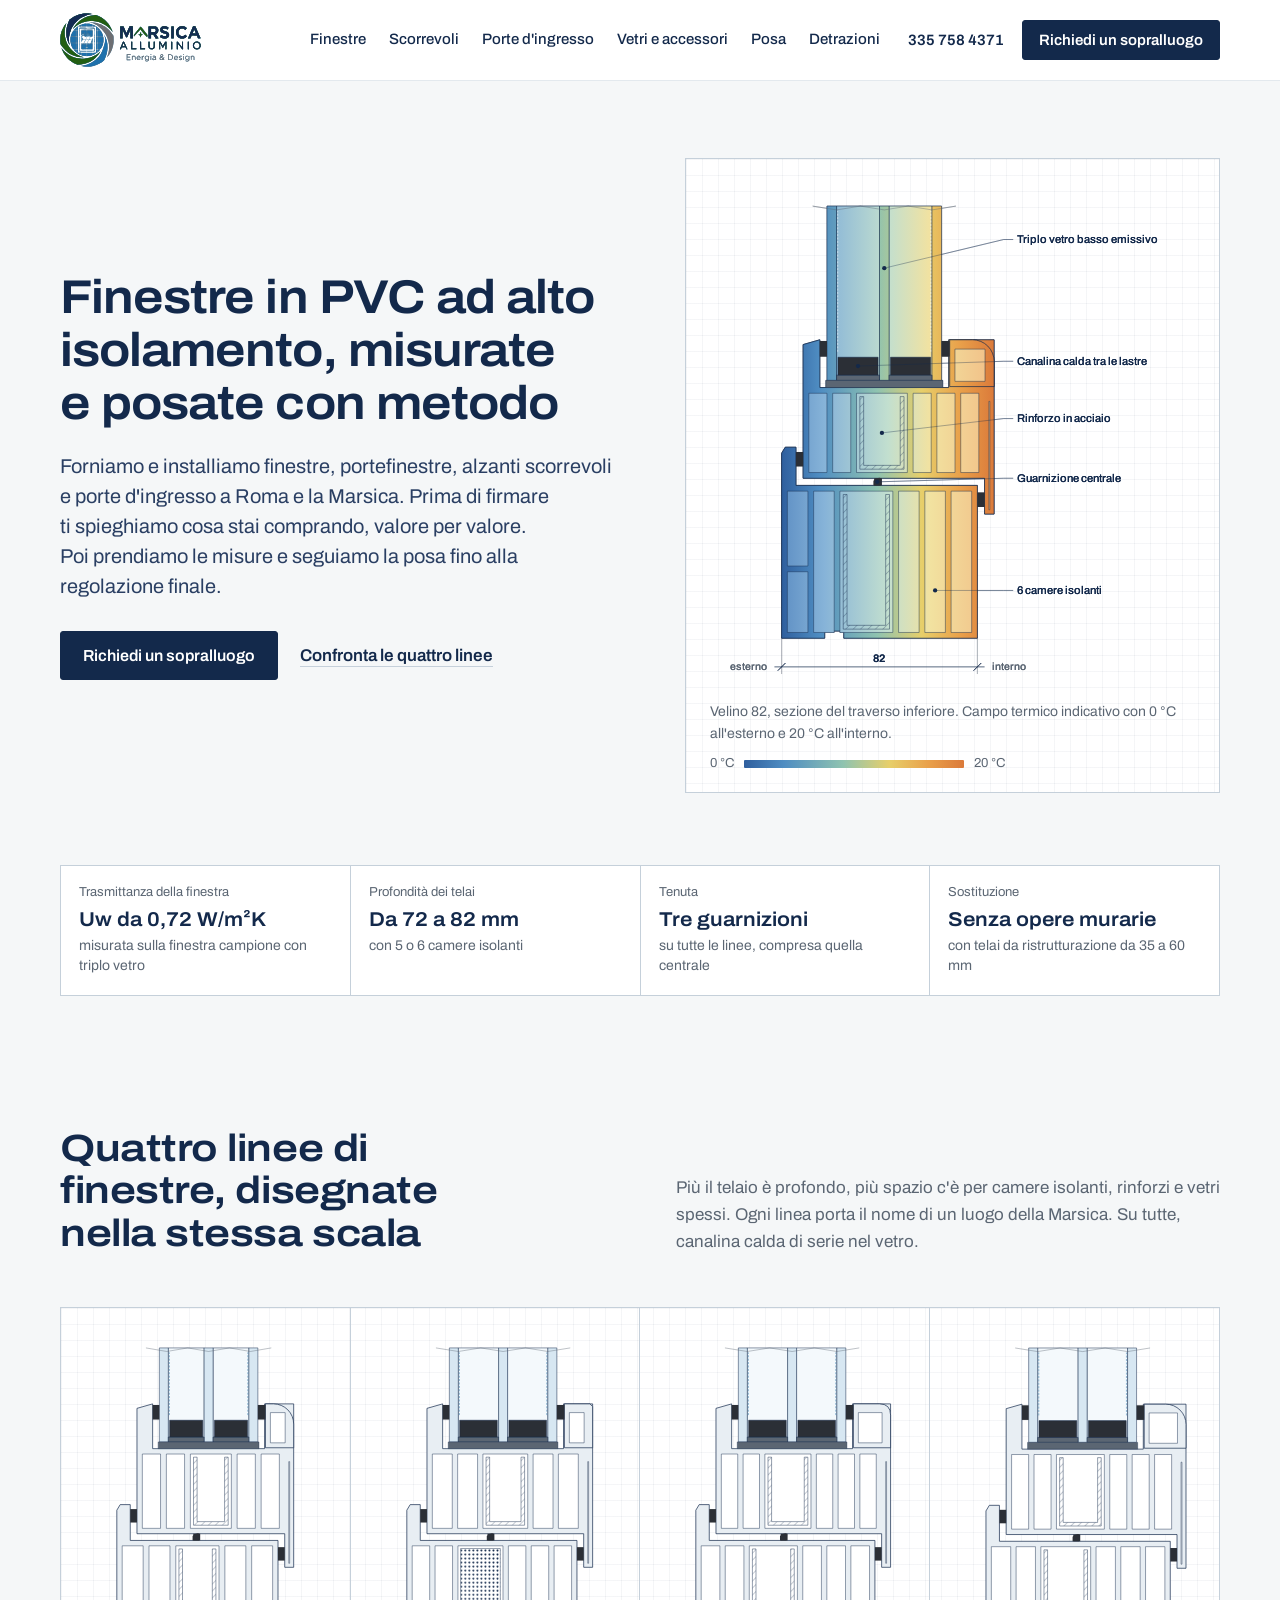
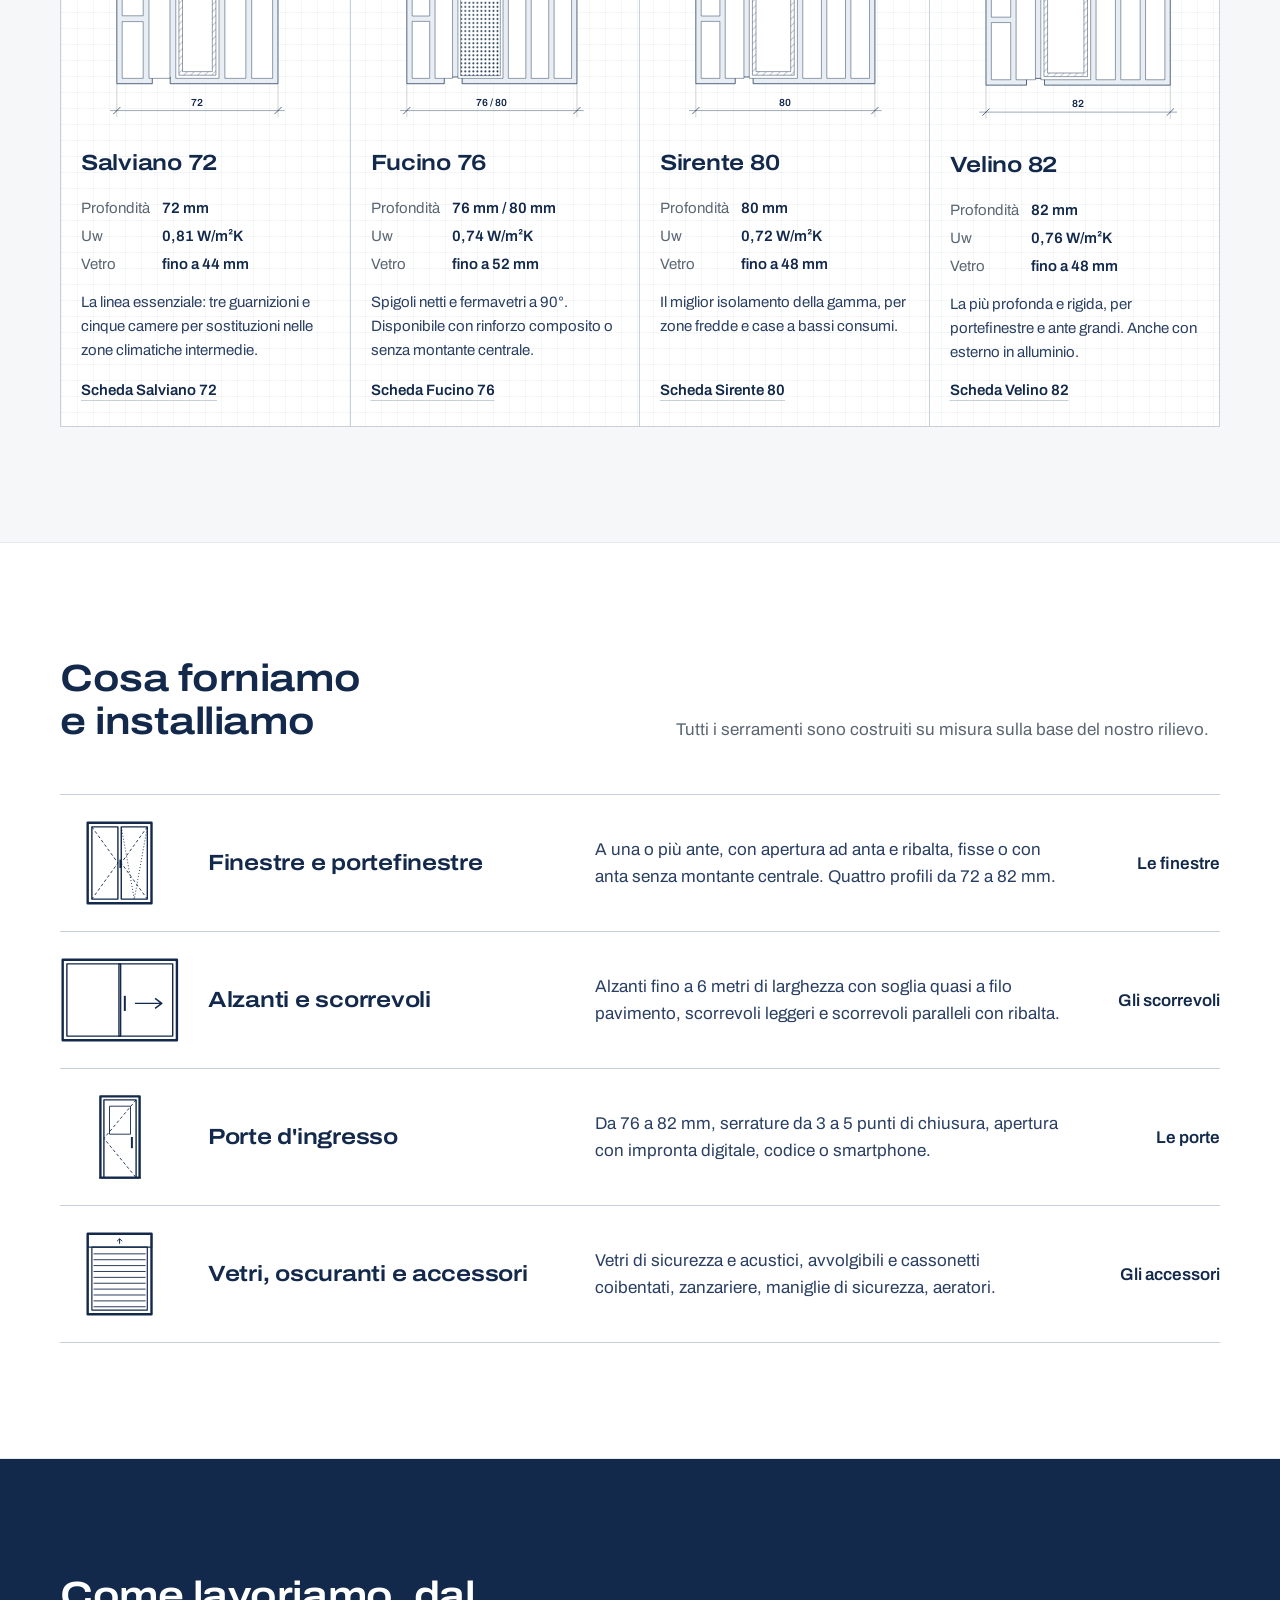
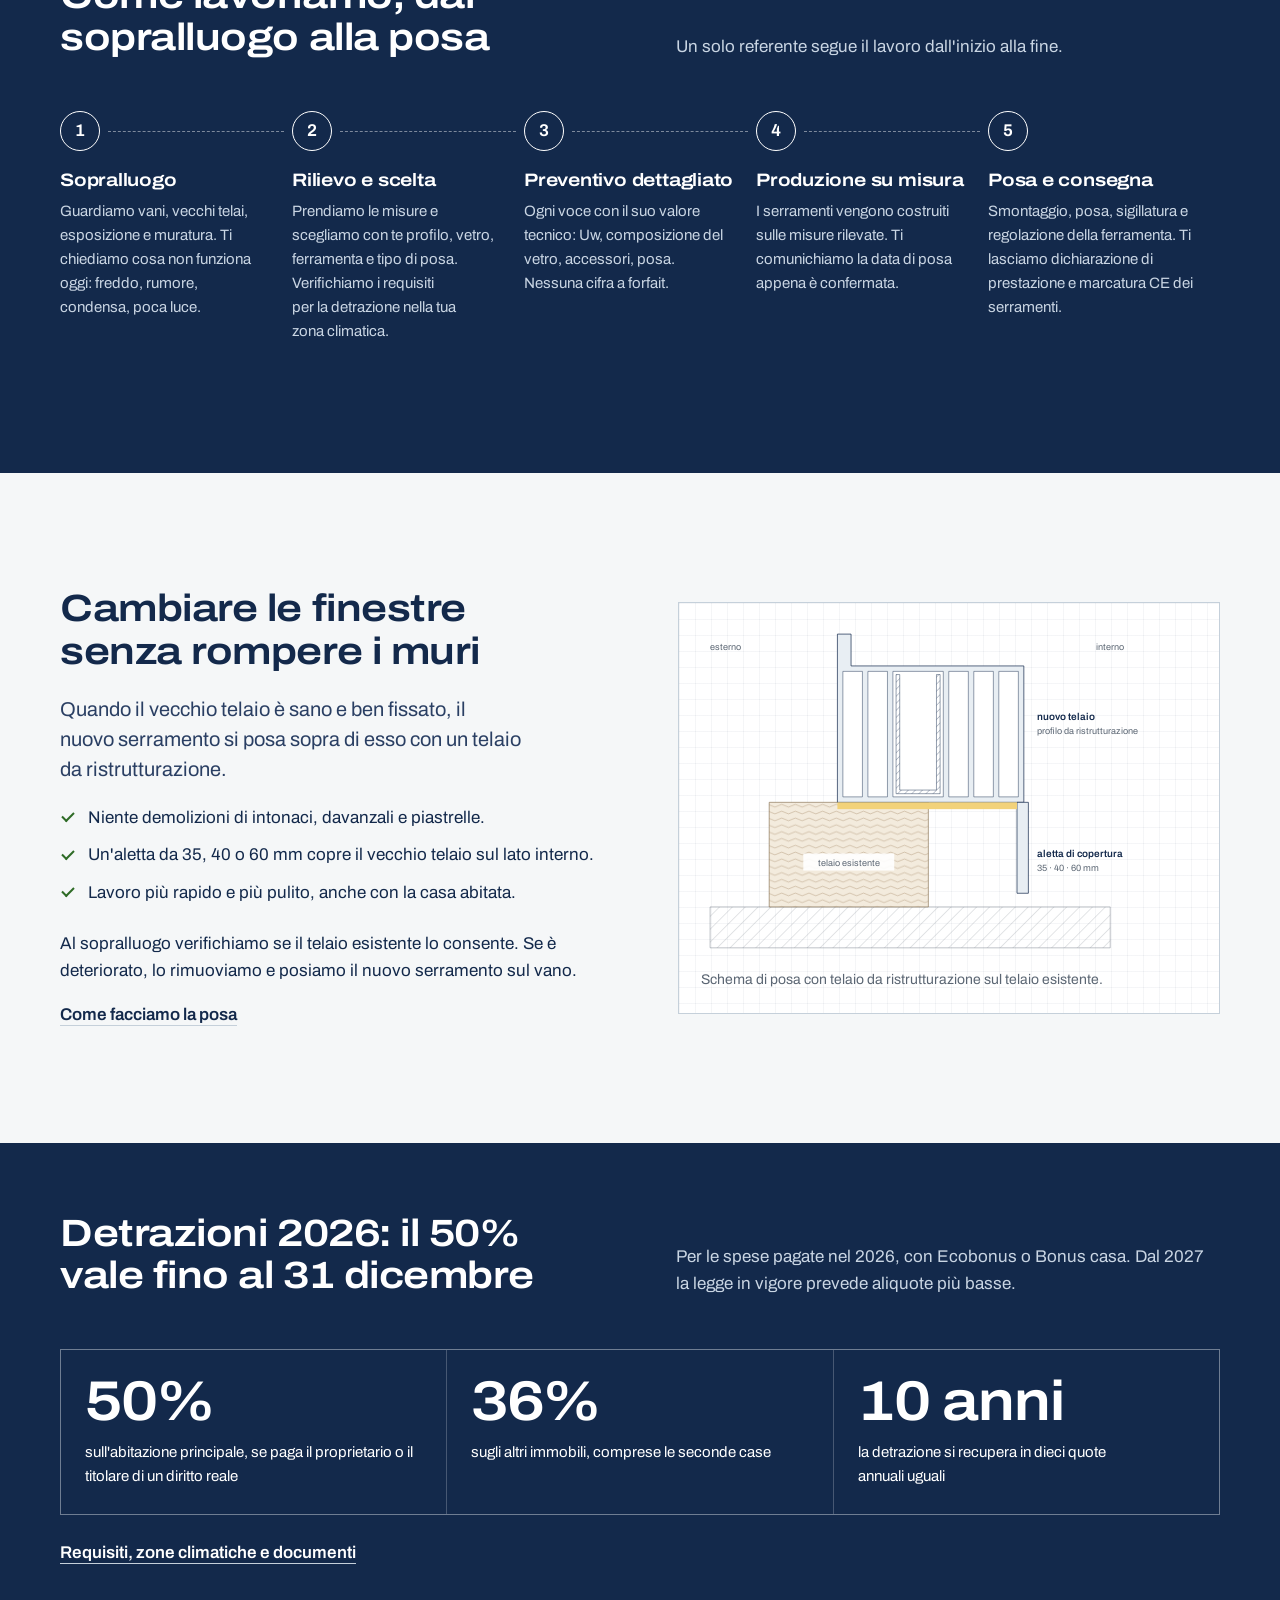
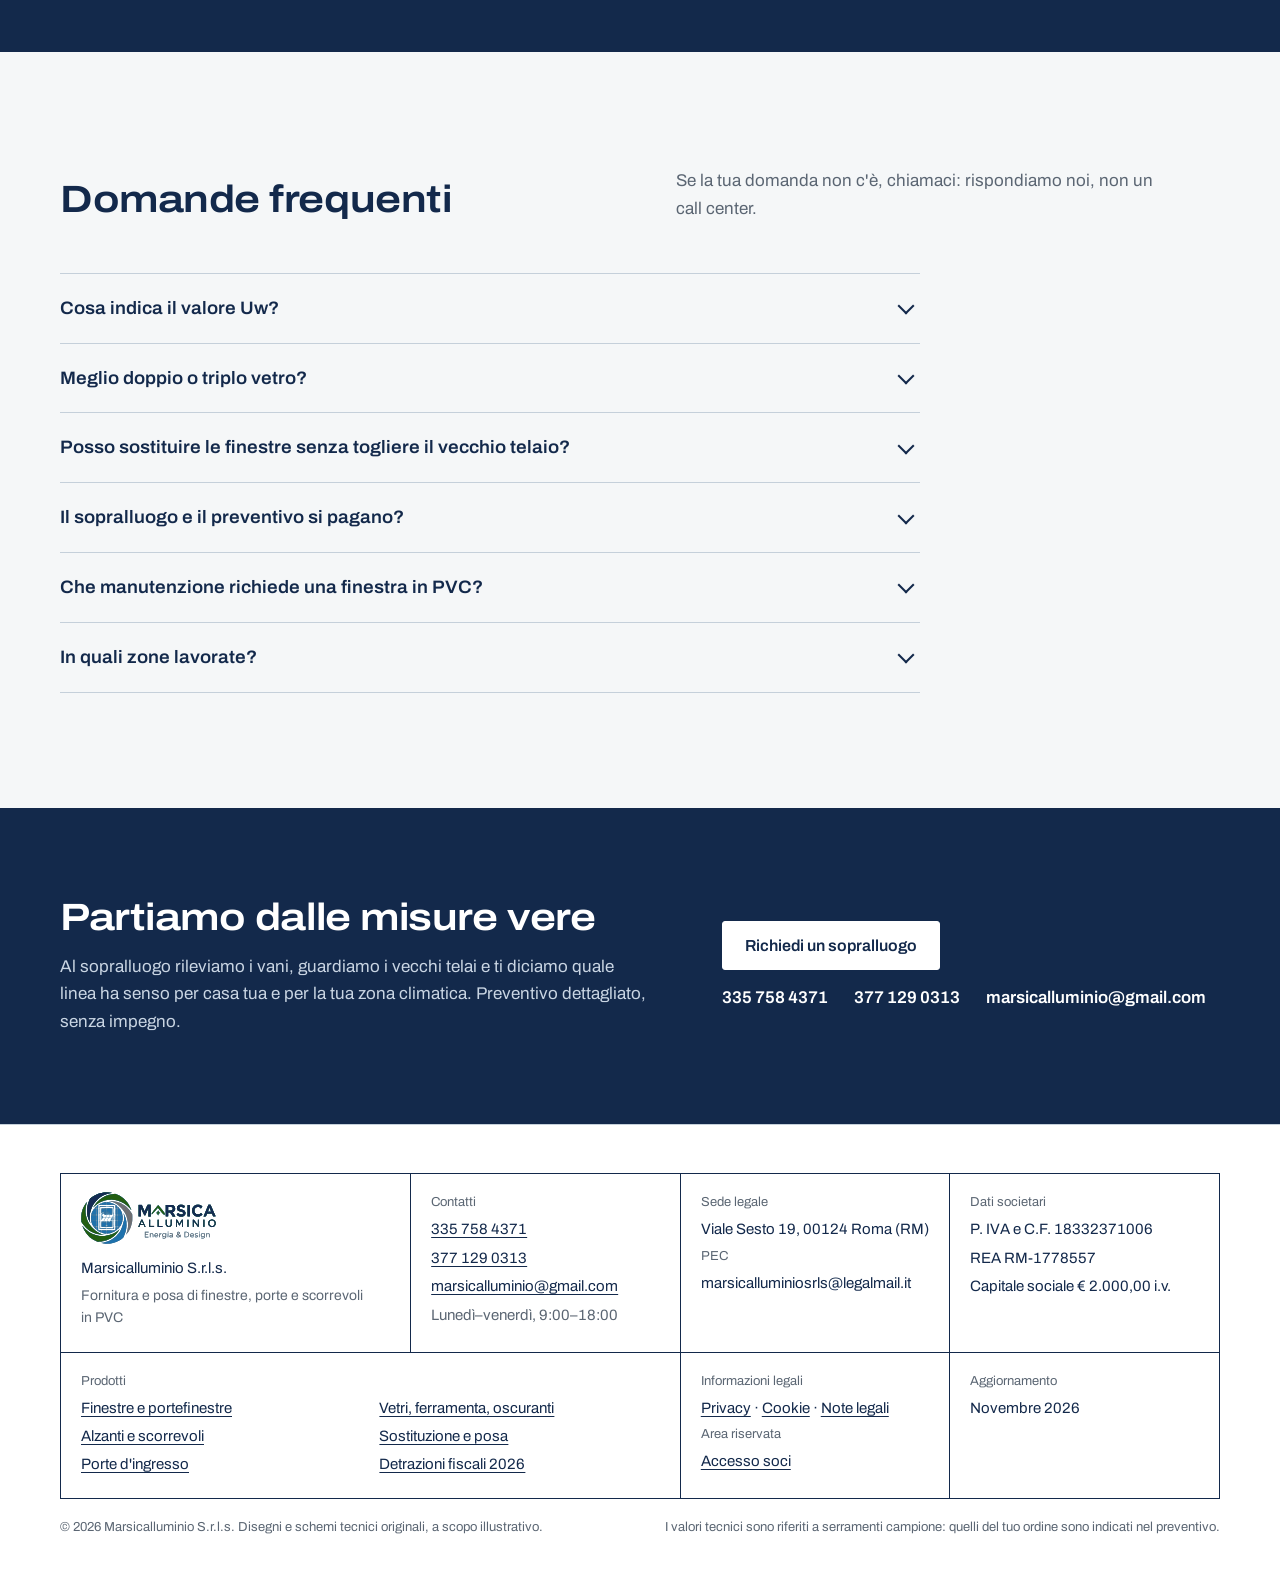
<file: index.html>
<!doctype html>
<html lang="it">
<head>
<meta charset="utf-8">
<meta name="viewport" content="width=device-width, initial-scale=1">
<title>Marsicalluminio · Finestre in PVC ad alto isolamento a Roma e nella Marsica</title>
<meta name="description" content="Fornitura e posa di finestre, portefinestre, alzanti scorrevoli e porte d'ingresso in PVC. Uw fino a 0,72 W/m²K, sostituzione senza opere murarie, detrazioni 2026.">

<link rel="canonical" href="https://www.marsicalluminio.it/">
<meta property="og:type" content="website">
<meta property="og:locale" content="it_IT">
<meta property="og:site_name" content="Marsicalluminio">
<meta property="og:title" content="Marsicalluminio · Finestre in PVC ad alto isolamento a Roma e nella Marsica">
<meta property="og:description" content="Fornitura e posa di finestre, portefinestre, alzanti scorrevoli e porte d'ingresso in PVC. Uw fino a 0,72 W/m²K, sostituzione senza opere murarie, detrazioni 2026.">
<meta property="og:url" content="https://www.marsicalluminio.it/">
<meta property="og:image" content="https://www.marsicalluminio.it/assets/img/og.png">
<meta name="theme-color" content="#13294b">
<link rel="icon" href="favicon.ico" sizes="32x32">
<link rel="icon" href="assets/img/icon-192.png" type="image/png" sizes="192x192">
<link rel="apple-touch-icon" href="assets/img/apple-touch-icon.png">
<link rel="manifest" href="site.webmanifest">
<link rel="preload" href="assets/fonts/archivo-var.woff2" as="font" type="font/woff2" crossorigin>
<link rel="stylesheet" href="assets/css/site.css">
<script type="application/ld+json">{"@context": "https://schema.org", "@type": "HomeAndConstructionBusiness", "name": "Marsicalluminio S.r.l.s.", "description": "Fornitura e posa di finestre, portefinestre, alzanti scorrevoli e porte d'ingresso in PVC.", "url": "https://www.marsicalluminio.it/", "logo": "https://www.marsicalluminio.it/assets/img/logo.svg", "image": "https://www.marsicalluminio.it/assets/img/og.png", "email": "marsicalluminio@gmail.com", "telephone": "+393357584371", "vatID": "IT18332371006", "address": {"@type": "PostalAddress", "streetAddress": "Viale Sesto 19", "postalCode": "00124", "addressLocality": "Roma", "addressRegion": "RM", "addressCountry": "IT"}, "openingHoursSpecification": [{"@type": "OpeningHoursSpecification", "dayOfWeek": ["Monday", "Tuesday", "Wednesday", "Thursday", "Friday"], "opens": "09:00", "closes": "18:00"}], "areaServed": ["Roma", "Marsica"]}</script>
</head>
<body>
<a class="skip" href="#main">Vai al contenuto</a>
<header class="site-head">
  <div class="wrap head-in">
    <a class="brand" href="./" aria-label="Marsicalluminio, pagina iniziale"><img src="assets/img/logo.svg" alt="Marsicalluminio — Energia &amp; Design" width="262" height="100"></a>
    <button class="menu-btn" type="button" aria-expanded="false" aria-controls="nav"><span aria-hidden="true"></span>Menu</button>
    <nav class="nav" id="nav" aria-label="Principale">
      <a href="finestre.html">Finestre</a><a href="scorrevoli.html">Scorrevoli</a><a href="porte.html">Porte d'ingresso</a><a href="accessori.html">Vetri e accessori</a><a href="posa.html">Posa</a><a href="detrazioni.html">Detrazioni</a>
      <a class="btn" href="contatti.html">Richiedi un sopralluogo</a>
    </nav>
    <div class="head-cta">
      <a class="head-tel" href="tel:+393357584371">335 758 4371</a>
      <a class="btn sm" href="contatti.html">Richiedi un sopralluogo</a>
    </div>
  </div>
</header>
<main id="main">

<section class="hero">
  <div class="wrap">
    <div class="hero-grid">
      <div>
        <h1>Finestre in PVC ad alto isolamento, misurate e posate con metodo</h1>
        <p class="lead">Forniamo e installiamo finestre, portefinestre, alzanti scorrevoli e porte d'ingresso a Roma e la Marsica. Prima di firmare ti spieghiamo cosa stai comprando, valore per valore. Poi prendiamo le misure e seguiamo la posa fino alla regolazione finale.</p>
        <div class="actions">
          <a class="btn" href="contatti.html">Richiedi un sopralluogo</a>
          <a class="textlink" href="#linee">Confronta le quattro linee</a>
        </div>
      </div>
      <figure class="hero-fig sheet">
        <div class="stack"><svg class="section section-velino mode-plain" viewBox="-30 -22 203 211" xmlns="http://www.w3.org/2000/svg" role="img" aria-label="Sezione schematica Velino 82"><style>.dimt{font:600 4.6px/1 Archivo,sans-serif;fill:#13294B}.side{font:500 4.4px/1 Archivo,sans-serif;fill:#5B6673}.cl{font:500 4.7px/1 Archivo,sans-serif;fill:#13294B}</style><defs><pattern id="hhp" width="2.2" height="2.2" patternUnits="userSpaceOnUse" patternTransform="rotate(45)"><line x1="0" y1="0" x2="0" y2="2.2" stroke="#13294B" stroke-width=".5"/></pattern><pattern id="dhp" width="1.8" height="1.8" patternUnits="userSpaceOnUse"><circle cx=".9" cy=".9" r=".42" fill="#13294B"/></pattern></defs><g class="solid" fill="#E8EEF3" stroke="#13294B" stroke-width=".7" stroke-linejoin="round"><polygon class="draw" points="0,167 18.04,167 18.04,164 26.04,164 26.04,167 82,167 82,103 6,103 6,87 1.5,87 0,89.5" /><polygon class="draw" points="9,100 85,100 85,115 89,115 89,42 70,42 70,62 16,62 16,42 9,44 9,100" /><path class="draw" d="M70.4,61.6 L89,61.6 L89,51 A9,9 0 0 0 80,42 L70.4,42 Z" /></g><g class="ch" fill="#fff" stroke="#13294B" stroke-width=".45"><rect class="draw" x="2.4" y="139.16" width="8.61" height="25.44" /><rect class="draw" x="2.4" y="105.4" width="8.61" height="31.36" /><rect class="draw" x="13.41" y="105.4" width="8.61" height="59.2" /><rect class="draw" x="24.41" y="105.4" width="22.17" height="59.2" /><rect class="draw" x="48.98" y="105.4" width="8.61" height="59.2" /><rect class="draw" x="59.99" y="105.4" width="8.61" height="59.2" /><rect class="draw" x="70.99" y="105.4" width="8.61" height="59.2" /><rect class="draw" x="11.4" y="64.4" width="7.58" height="33.2" /><rect class="draw" x="21.38" y="64.4" width="7.58" height="33.2" /><rect class="draw" x="31.36" y="64.4" width="21.31" height="33.2" /><rect class="draw" x="55.07" y="64.4" width="7.58" height="33.2" /><rect class="draw" x="65.04" y="64.4" width="7.58" height="33.2" /><rect class="draw" x="75.02" y="64.4" width="7.58" height="33.2" /><rect class="draw" x="86.8" y="67.8" width="0.4" height="45.4" /><rect class="draw" x="72.6" y="45.9" width="12.6" height="13.5" /></g><g class="reinf" fill="url(#hhp)" stroke="#13294B" stroke-width=".45"><polygon class="draw" points="25.81,106.8 25.81,163.2 45.18,163.2 45.18,106.8 43.58,106.8 43.58,161.6 27.41,161.6 27.41,106.8" /><polygon class="draw" points="32.76,65.8 32.76,96.2 51.27,96.2 51.27,65.8 49.67,65.8 49.67,94.6 34.36,94.6 34.36,65.8" /></g><g class="glass" stroke="#13294B" stroke-width=".5"><rect class="draw" x="23" y="-14" width="18" height="73" fill="#F4F9FC"/><rect class="draw" x="45" y="-14" width="18" height="73" fill="#F4F9FC"/><rect class="draw" x="19" y="-14" width="4" height="73" fill="#D7E7F2"/><rect class="draw" x="41" y="-14" width="4" height="73" fill="#D7E7F2"/><rect class="draw" x="63" y="-14" width="4" height="73" fill="#D7E7F2"/><rect class="draw" x="23" y="56.8" width="18" height="2.2" fill="#5B6673"/><rect class="draw spacer" x="23.6" y="49.3" width="16.8" height="7.5" fill="#2B2F36"/><rect class="draw" x="45" y="56.8" width="18" height="2.2" fill="#5B6673"/><rect class="draw spacer" x="45.6" y="49.3" width="16.8" height="7.5" fill="#2B2F36"/><line class="lowe" x1="23.5" y1="47" x2="23.5" y2="-12" stroke="#3C82B5" stroke-width=".55" stroke-dasharray="2 1.4"/><line class="lowe" x1="62.5" y1="47" x2="62.5" y2="-12" stroke="#3C82B5" stroke-width=".55" stroke-dasharray="2 1.4"/></g><rect class="draw" x="18.5" y="59" width="49" height="3" fill="#5B6673" stroke="#13294B" stroke-width=".35"/><g class="gasket" fill="#2B2F36" stroke="none"><path class="draw" d="M38.54,103 l0,-2 q1.6,-1.8 3.4,-1 l0,3 z" /><rect class="draw" x="38.84" y="100" width="2.6" height="3" /><rect class="draw" x="6" y="89" width="3" height="6" /><rect class="draw" x="82" y="106" width="3" height="6" /><rect class="draw" x="16" y="42.5" width="3" height="6.5" /><rect class="draw" x="67" y="42.5" width="3.4" height="6.5" /></g><path class="brk" d="M13,-14 L23,-12.4 L33,-14 L43,-12.4 L53,-14 L63,-12.4 L73,-14" fill="none" stroke="#5B6673" stroke-width=".4"/><line class="ext" x1="0" y1="167" x2="0" y2="182" stroke="#5B6673" stroke-width=".3"/><line class="ext" x1="82" y1="167" x2="82" y2="182" stroke="#5B6673" stroke-width=".3"/><line class="dim" x1="-3" y1="179" x2="85" y2="179" stroke="#13294B" stroke-width=".4"/><line class="tick" x1="-1.6" y1="180.6" x2="1.6" y2="177.4" stroke="#13294B" stroke-width=".7"/><line class="tick" x1="80.4" y1="180.6" x2="83.6" y2="177.4" stroke="#13294B" stroke-width=".7"/><text class="dimt" x="41" y="176.8" text-anchor="middle" >82</text><text class="side" x="-6" y="180.4" text-anchor="end" >esterno</text><text class="side" x="88" y="180.4" text-anchor="start" >interno</text><g class="callouts" stroke="#13294B" stroke-width=".35" fill="none"><path class="ldr" d="M43,12 L93,0 L97,0"/><circle cx="43" cy="12" r=".9" fill="#13294B" stroke="none"/><path class="ldr" d="M32,53 L93,51 L97,51"/><circle cx="32" cy="53" r=".9" fill="#13294B" stroke="none"/><path class="ldr" d="M42.01,81 L93,75 L97,75"/><circle cx="42.01" cy="81" r=".9" fill="#13294B" stroke="none"/><path class="ldr" d="M40.04,101.5 L93,100 L97,100"/><circle cx="40.04" cy="101.5" r=".9" fill="#13294B" stroke="none"/><path class="ldr" d="M64.29,147 L93,147 L97,147"/><circle cx="64.29" cy="147" r=".9" fill="#13294B" stroke="none"/></g><text class="cl" x="98.5" y="1.4" text-anchor="start" >Triplo vetro basso emissivo</text><text class="cl" x="98.5" y="52.4" text-anchor="start" >Canalina calda tra le lastre</text><text class="cl" x="98.5" y="76.4" text-anchor="start" >Rinforzo in acciaio</text><text class="cl" x="98.5" y="101.4" text-anchor="start" >Guarnizione centrale</text><text class="cl" x="98.5" y="148.4" text-anchor="start" >6 camere isolanti</text></svg><svg class="therm section section-velino mode-thermal" viewBox="-30 -22 203 211" xmlns="http://www.w3.org/2000/svg" role="img" aria-label="Sezione schematica Velino 82"><style>.dimt{font:600 4.6px/1 Archivo,sans-serif;fill:#13294B}.side{font:500 4.4px/1 Archivo,sans-serif;fill:#5B6673}.cl{font:500 4.7px/1 Archivo,sans-serif;fill:#13294B}</style><defs><pattern id="hht" width="2.2" height="2.2" patternUnits="userSpaceOnUse" patternTransform="rotate(45)"><line x1="0" y1="0" x2="0" y2="2.2" stroke="#13294B" stroke-width=".5"/></pattern><pattern id="dht" width="1.8" height="1.8" patternUnits="userSpaceOnUse"><circle cx=".9" cy=".9" r=".42" fill="#13294B"/></pattern><linearGradient id="tht" gradientUnits="userSpaceOnUse" x1="0" y1="0" x2="89" y2="0"><stop offset="0" stop-color="#2F5F9E"/><stop offset=".18" stop-color="#4F8DC2"/><stop offset=".45" stop-color="#8FC3B0"/><stop offset=".66" stop-color="#E7CF6A"/><stop offset=".84" stop-color="#E9A04A"/><stop offset="1" stop-color="#DB7A3A"/></linearGradient><linearGradient id="thta" gradientUnits="userSpaceOnUse" x1="0" y1="0" x2="89" y2="0"><stop offset="0" stop-color="#5E8FC4"/><stop offset=".2" stop-color="#86B3D8"/><stop offset=".5" stop-color="#C2DFCF"/><stop offset=".7" stop-color="#F2E2A0"/><stop offset="1" stop-color="#F2BE86"/></linearGradient></defs><g class="solid" fill="url(#tht)" stroke="#13294B" stroke-width=".7" stroke-linejoin="round"><polygon class="draw" points="0,167 18.04,167 18.04,164 26.04,164 26.04,167 82,167 82,103 6,103 6,87 1.5,87 0,89.5" /><polygon class="draw" points="9,100 85,100 85,115 89,115 89,42 70,42 70,62 16,62 16,42 9,44 9,100" /><path class="draw" d="M70.4,61.6 L89,61.6 L89,51 A9,9 0 0 0 80,42 L70.4,42 Z" /></g><g class="ch" fill="url(#thta)" stroke="#13294B" stroke-width=".45"><rect class="draw" x="2.4" y="139.16" width="8.61" height="25.44" /><rect class="draw" x="2.4" y="105.4" width="8.61" height="31.36" /><rect class="draw" x="13.41" y="105.4" width="8.61" height="59.2" /><rect class="draw" x="24.41" y="105.4" width="22.17" height="59.2" /><rect class="draw" x="48.98" y="105.4" width="8.61" height="59.2" /><rect class="draw" x="59.99" y="105.4" width="8.61" height="59.2" /><rect class="draw" x="70.99" y="105.4" width="8.61" height="59.2" /><rect class="draw" x="11.4" y="64.4" width="7.58" height="33.2" /><rect class="draw" x="21.38" y="64.4" width="7.58" height="33.2" /><rect class="draw" x="31.36" y="64.4" width="21.31" height="33.2" /><rect class="draw" x="55.07" y="64.4" width="7.58" height="33.2" /><rect class="draw" x="65.04" y="64.4" width="7.58" height="33.2" /><rect class="draw" x="75.02" y="64.4" width="7.58" height="33.2" /><rect class="draw" x="86.8" y="67.8" width="0.4" height="45.4" /><rect class="draw" x="72.6" y="45.9" width="12.6" height="13.5" /></g><g class="reinf" fill="url(#hht)" stroke="#13294B" stroke-width=".45"><polygon class="draw" points="25.81,106.8 25.81,163.2 45.18,163.2 45.18,106.8 43.58,106.8 43.58,161.6 27.41,161.6 27.41,106.8" /><polygon class="draw" points="32.76,65.8 32.76,96.2 51.27,96.2 51.27,65.8 49.67,65.8 49.67,94.6 34.36,94.6 34.36,65.8" /></g><g class="glass" stroke="#13294B" stroke-width=".5"><rect class="draw" x="23" y="-14" width="18" height="73" fill="url(#thta)"/><rect class="draw" x="45" y="-14" width="18" height="73" fill="url(#thta)"/><rect class="draw" x="19" y="-14" width="4" height="73" fill="url(#tht)"/><rect class="draw" x="41" y="-14" width="4" height="73" fill="url(#tht)"/><rect class="draw" x="63" y="-14" width="4" height="73" fill="url(#tht)"/><rect class="draw" x="23" y="56.8" width="18" height="2.2" fill="#5B6673"/><rect class="draw spacer" x="23.6" y="49.3" width="16.8" height="7.5" fill="#2B2F36"/><rect class="draw" x="45" y="56.8" width="18" height="2.2" fill="#5B6673"/><rect class="draw spacer" x="45.6" y="49.3" width="16.8" height="7.5" fill="#2B2F36"/><line class="lowe" x1="23.5" y1="47" x2="23.5" y2="-12" stroke="#fff" stroke-width=".55" stroke-dasharray="2 1.4"/><line class="lowe" x1="62.5" y1="47" x2="62.5" y2="-12" stroke="#fff" stroke-width=".55" stroke-dasharray="2 1.4"/></g><rect class="draw" x="18.5" y="59" width="49" height="3" fill="#5B6673" stroke="#13294B" stroke-width=".35"/><g class="gasket" fill="#2B2F36" stroke="none"><path class="draw" d="M38.54,103 l0,-2 q1.6,-1.8 3.4,-1 l0,3 z" /><rect class="draw" x="38.84" y="100" width="2.6" height="3" /><rect class="draw" x="6" y="89" width="3" height="6" /><rect class="draw" x="82" y="106" width="3" height="6" /><rect class="draw" x="16" y="42.5" width="3" height="6.5" /><rect class="draw" x="67" y="42.5" width="3.4" height="6.5" /></g><path class="brk" d="M13,-14 L23,-12.4 L33,-14 L43,-12.4 L53,-14 L63,-12.4 L73,-14" fill="none" stroke="#5B6673" stroke-width=".4"/><line class="ext" x1="0" y1="167" x2="0" y2="182" stroke="#5B6673" stroke-width=".3"/><line class="ext" x1="82" y1="167" x2="82" y2="182" stroke="#5B6673" stroke-width=".3"/><line class="dim" x1="-3" y1="179" x2="85" y2="179" stroke="#13294B" stroke-width=".4"/><line class="tick" x1="-1.6" y1="180.6" x2="1.6" y2="177.4" stroke="#13294B" stroke-width=".7"/><line class="tick" x1="80.4" y1="180.6" x2="83.6" y2="177.4" stroke="#13294B" stroke-width=".7"/><text class="dimt" x="41" y="176.8" text-anchor="middle" >82</text><text class="side" x="-6" y="180.4" text-anchor="end" >esterno</text><text class="side" x="88" y="180.4" text-anchor="start" >interno</text><g class="callouts" stroke="#13294B" stroke-width=".35" fill="none"><path class="ldr" d="M43,12 L93,0 L97,0"/><circle cx="43" cy="12" r=".9" fill="#13294B" stroke="none"/><path class="ldr" d="M32,53 L93,51 L97,51"/><circle cx="32" cy="53" r=".9" fill="#13294B" stroke="none"/><path class="ldr" d="M42.01,81 L93,75 L97,75"/><circle cx="42.01" cy="81" r=".9" fill="#13294B" stroke="none"/><path class="ldr" d="M40.04,101.5 L93,100 L97,100"/><circle cx="40.04" cy="101.5" r=".9" fill="#13294B" stroke="none"/><path class="ldr" d="M64.29,147 L93,147 L97,147"/><circle cx="64.29" cy="147" r=".9" fill="#13294B" stroke="none"/></g><text class="cl" x="98.5" y="1.4" text-anchor="start" >Triplo vetro basso emissivo</text><text class="cl" x="98.5" y="52.4" text-anchor="start" >Canalina calda tra le lastre</text><text class="cl" x="98.5" y="76.4" text-anchor="start" >Rinforzo in acciaio</text><text class="cl" x="98.5" y="101.4" text-anchor="start" >Guarnizione centrale</text><text class="cl" x="98.5" y="148.4" text-anchor="start" >6 camere isolanti</text></svg></div>
        <figcaption>
          <span>Velino 82, sezione del traverso inferiore. Campo termico indicativo con 0 °C all'esterno e 20 °C all'interno.</span>
          <span class="scale-bar">0 °C <i></i> 20 °C</span>
        </figcaption>
      </figure>
    </div>
    <dl class="titleblock" style="--cols:4">
      <div><dt>Trasmittanza della finestra</dt><dd>Uw da 0,72 W/m²K<span class="n">misurata sulla finestra campione con triplo vetro</span></dd></div>
      <div><dt>Profondità dei telai</dt><dd>Da 72 a 82 mm<span class="n">con 5 o 6 camere isolanti</span></dd></div>
      <div><dt>Tenuta</dt><dd>Tre guarnizioni<span class="n">su tutte le linee, compresa quella centrale</span></dd></div>
      <div><dt>Sostituzione</dt><dd>Senza opere murarie<span class="n">con telai da ristrutturazione da 35 a 60 mm</span></dd></div>
    </dl>
  </div>
</section>

<section class="band" id="linee" aria-labelledby="linee-t">
  <div class="wrap">
    <div class="band-head">
      <h2 id="linee-t">Quattro linee di finestre, disegnate nella stessa scala</h2>
      <p class="muted">Più il telaio è profondo, più spazio c'è per camere isolanti, rinforzi e vetri spessi. Ogni linea porta il nome di un luogo della Marsica. Su tutte, canalina calda di serie nel vetro.</p>
    </div>
    <div class="lineup sheet"><article>
  <div class="fig"><svg class="section section-salviano mode-plain" viewBox="-16 -22 111 180" xmlns="http://www.w3.org/2000/svg" role="img" aria-label="Sezione schematica Salviano 72"><style>.dimt{font:600 4.6px/1 Archivo,sans-serif;fill:#13294B}.side{font:500 4.4px/1 Archivo,sans-serif;fill:#5B6673}.cl{font:500 4.7px/1 Archivo,sans-serif;fill:#13294B}</style><defs><pattern id="hlusalviano" width="2.2" height="2.2" patternUnits="userSpaceOnUse" patternTransform="rotate(45)"><line x1="0" y1="0" x2="0" y2="2.2" stroke="#13294B" stroke-width=".5"/></pattern><pattern id="dlusalviano" width="1.8" height="1.8" patternUnits="userSpaceOnUse"><circle cx=".9" cy=".9" r=".42" fill="#13294B"/></pattern></defs><g class="solid" fill="#E8EEF3" stroke="#13294B" stroke-width=".7" stroke-linejoin="round"><polygon class="draw" points="0,136 15.84,136 15.84,133 23.84,133 23.84,136 72,136 72,72 6,72 6,56 1.5,56 0,58.5" /><polygon class="draw" points="9,69 75,69 75,84 79,84 79,11 66,11 66,31 16,31 16,11 9,13 9,69" /><path class="draw" d="M66.4,30.6 L79,30.6 L79,20 A9,9 0 0 0 70,11 L66.4,11 Z" /></g><g class="ch" fill="#fff" stroke="#13294B" stroke-width=".45"><rect class="draw" x="2.4" y="108.26" width="9.37" height="25.34" /><rect class="draw" x="2.4" y="74.4" width="9.37" height="31.26" /><rect class="draw" x="14.37" y="74.4" width="9.37" height="59.2" /><rect class="draw" x="26.34" y="74.4" width="19.31" height="59.2" /><rect class="draw" x="48.26" y="74.4" width="9.37" height="59.2" /><rect class="draw" x="60.23" y="74.4" width="9.37" height="59.2" /><rect class="draw" x="11.4" y="33.4" width="8.13" height="33.2" /><rect class="draw" x="22.13" y="33.4" width="8.13" height="33.2" /><rect class="draw" x="32.86" y="33.4" width="18.29" height="33.2" /><rect class="draw" x="53.74" y="33.4" width="8.13" height="33.2" /><rect class="draw" x="64.47" y="33.4" width="8.13" height="33.2" /><rect class="draw" x="76.8" y="36.8" width="0.4" height="45.4" /><rect class="draw" x="68.6" y="14.9" width="6.6" height="13.5" /></g><g class="reinf" fill="url(#hlusalviano)" stroke="#13294B" stroke-width=".45"><polygon class="draw" points="27.74,75.8 27.74,132.2 44.26,132.2 44.26,75.8 42.66,75.8 42.66,130.6 29.34,130.6 29.34,75.8" /><polygon class="draw" points="34.26,34.8 34.26,65.2 49.74,65.2 49.74,34.8 48.14,34.8 48.14,63.6 35.86,63.6 35.86,34.8" /></g><g class="glass" stroke="#13294B" stroke-width=".5"><rect class="draw" x="23" y="-14" width="16" height="42" fill="#F4F9FC"/><rect class="draw" x="43" y="-14" width="16" height="42" fill="#F4F9FC"/><rect class="draw" x="19" y="-14" width="4" height="42" fill="#D7E7F2"/><rect class="draw" x="39" y="-14" width="4" height="42" fill="#D7E7F2"/><rect class="draw" x="59" y="-14" width="4" height="42" fill="#D7E7F2"/><rect class="draw" x="23" y="25.8" width="16" height="2.2" fill="#5B6673"/><rect class="draw spacer" x="23.6" y="18.3" width="14.8" height="7.5" fill="#2B2F36"/><rect class="draw" x="43" y="25.8" width="16" height="2.2" fill="#5B6673"/><rect class="draw spacer" x="43.6" y="18.3" width="14.8" height="7.5" fill="#2B2F36"/><line class="lowe" x1="23.5" y1="16" x2="23.5" y2="-12" stroke="#3C82B5" stroke-width=".55" stroke-dasharray="2 1.4"/><line class="lowe" x1="58.5" y1="16" x2="58.5" y2="-12" stroke="#3C82B5" stroke-width=".55" stroke-dasharray="2 1.4"/></g><rect class="draw" x="18.5" y="28" width="45" height="3" fill="#5B6673" stroke="#13294B" stroke-width=".35"/><g class="gasket" fill="#2B2F36" stroke="none"><path class="draw" d="M33.84,72 l0,-2 q1.6,-1.8 3.4,-1 l0,3 z" /><rect class="draw" x="34.14" y="69" width="2.6" height="3" /><rect class="draw" x="6" y="58" width="3" height="6" /><rect class="draw" x="72" y="75" width="3" height="6" /><rect class="draw" x="16" y="11.5" width="3" height="6.5" /><rect class="draw" x="63" y="11.5" width="3.4" height="6.5" /></g><path class="brk" d="M13,-14 L22.33,-12.4 L31.67,-14 L41,-12.4 L50.33,-14 L59.67,-12.4 L69,-14" fill="none" stroke="#5B6673" stroke-width=".4"/><line class="ext" x1="0" y1="136" x2="0" y2="151" stroke="#5B6673" stroke-width=".3"/><line class="ext" x1="72" y1="136" x2="72" y2="151" stroke="#5B6673" stroke-width=".3"/><line class="dim" x1="-3" y1="148" x2="75" y2="148" stroke="#13294B" stroke-width=".4"/><line class="tick" x1="-1.6" y1="149.6" x2="1.6" y2="146.4" stroke="#13294B" stroke-width=".7"/><line class="tick" x1="70.4" y1="149.6" x2="73.6" y2="146.4" stroke="#13294B" stroke-width=".7"/><text class="dimt" x="36" y="145.8" text-anchor="middle" >72</text></svg></div>
  <h3>Salviano 72</h3>
  <dl><dt>Profondità</dt><dd>72 mm</dd>
  <dt>Uw</dt><dd>0,81 W/m²K</dd><dt>Vetro</dt><dd>fino a 44 mm</dd></dl>
  <p>La linea essenziale: tre guarnizioni e cinque camere per sostituzioni nelle zone climatiche intermedie.</p>
  <a class="textlink" href="finestre.html#salviano">Scheda Salviano 72</a>
</article><article>
  <div class="fig"><svg class="section section-fucino mode-plain" viewBox="-16 -22 111 180" xmlns="http://www.w3.org/2000/svg" role="img" aria-label="Sezione schematica Fucino 76"><style>.dimt{font:600 4.6px/1 Archivo,sans-serif;fill:#13294B}.side{font:500 4.4px/1 Archivo,sans-serif;fill:#5B6673}.cl{font:500 4.7px/1 Archivo,sans-serif;fill:#13294B}</style><defs><pattern id="hlufucino" width="2.2" height="2.2" patternUnits="userSpaceOnUse" patternTransform="rotate(45)"><line x1="0" y1="0" x2="0" y2="2.2" stroke="#13294B" stroke-width=".5"/></pattern><pattern id="dlufucino" width="1.8" height="1.8" patternUnits="userSpaceOnUse"><circle cx=".9" cy=".9" r=".42" fill="#13294B"/></pattern></defs><g class="solid" fill="#E8EEF3" stroke="#13294B" stroke-width=".7" stroke-linejoin="round"><polygon class="draw" points="0,136 16.72,136 16.72,133 24.72,133 24.72,136 76,136 76,72 6,72 6,56 1.5,56 0,58.5" /><polygon class="draw" points="9,69 79,69 79,84 83,84 83,11 70,11 70,31 16,31 16,11 9,13 9,69" /><path class="draw" d="M70.4,30.6 L83,30.6 L83,12.2 L81.8,11 L70.4,11 Z" /></g><g class="ch" fill="#fff" stroke="#13294B" stroke-width=".45"><rect class="draw" x="2.4" y="108.16" width="7.81" height="25.44" /><rect class="draw" x="2.4" y="74.4" width="7.81" height="31.36" /><rect class="draw" x="12.61" y="74.4" width="7.81" height="59.2" /><rect class="draw" x="22.83" y="74.4" width="20.13" height="59.2" /><rect class="draw" x="45.36" y="74.4" width="7.81" height="59.2" /><rect class="draw" x="55.57" y="74.4" width="7.81" height="59.2" /><rect class="draw" x="65.79" y="74.4" width="7.81" height="59.2" /><rect class="draw" x="11.4" y="33.4" width="8.9" height="33.2" /><rect class="draw" x="22.7" y="33.4" width="8.9" height="33.2" /><rect class="draw" x="33.99" y="33.4" width="20.02" height="33.2" /><rect class="draw" x="56.41" y="33.4" width="8.9" height="33.2" /><rect class="draw" x="67.7" y="33.4" width="8.9" height="33.2" /><rect class="draw" x="80.8" y="36.8" width="0.4" height="45.4" /><rect class="draw" x="72.6" y="14.9" width="6.6" height="13.5" /></g><g class="reinf" fill="url(#hlufucino)" stroke="#13294B" stroke-width=".45"><rect class="draw" x="24.03" y="75.6" width="17.73" height="56.8" fill="url(#dlufucino)"/><polygon class="draw" points="35.39,34.8 35.39,65.2 52.61,65.2 52.61,34.8 51.01,34.8 51.01,63.6 36.99,63.6 36.99,34.8" /></g><g class="glass" stroke="#13294B" stroke-width=".5"><rect class="draw" x="23" y="-14" width="18" height="42" fill="#F4F9FC"/><rect class="draw" x="45" y="-14" width="18" height="42" fill="#F4F9FC"/><rect class="draw" x="19" y="-14" width="4" height="42" fill="#D7E7F2"/><rect class="draw" x="41" y="-14" width="4" height="42" fill="#D7E7F2"/><rect class="draw" x="63" y="-14" width="4" height="42" fill="#D7E7F2"/><rect class="draw" x="23" y="25.8" width="18" height="2.2" fill="#5B6673"/><rect class="draw spacer" x="23.6" y="18.3" width="16.8" height="7.5" fill="#2B2F36"/><rect class="draw" x="45" y="25.8" width="18" height="2.2" fill="#5B6673"/><rect class="draw spacer" x="45.6" y="18.3" width="16.8" height="7.5" fill="#2B2F36"/><line class="lowe" x1="23.5" y1="16" x2="23.5" y2="-12" stroke="#3C82B5" stroke-width=".55" stroke-dasharray="2 1.4"/><line class="lowe" x1="62.5" y1="16" x2="62.5" y2="-12" stroke="#3C82B5" stroke-width=".55" stroke-dasharray="2 1.4"/></g><rect class="draw" x="18.5" y="28" width="49" height="3" fill="#5B6673" stroke="#13294B" stroke-width=".35"/><g class="gasket" fill="#2B2F36" stroke="none"><path class="draw" d="M35.72,72 l0,-2 q1.6,-1.8 3.4,-1 l0,3 z" /><rect class="draw" x="36.02" y="69" width="2.6" height="3" /><rect class="draw" x="6" y="58" width="3" height="6" /><rect class="draw" x="76" y="75" width="3" height="6" /><rect class="draw" x="16" y="11.5" width="3" height="6.5" /><rect class="draw" x="67" y="11.5" width="3.4" height="6.5" /></g><path class="brk" d="M13,-14 L23,-12.4 L33,-14 L43,-12.4 L53,-14 L63,-12.4 L73,-14" fill="none" stroke="#5B6673" stroke-width=".4"/><line class="ext" x1="0" y1="136" x2="0" y2="151" stroke="#5B6673" stroke-width=".3"/><line class="ext" x1="76" y1="136" x2="76" y2="151" stroke="#5B6673" stroke-width=".3"/><line class="dim" x1="-3" y1="148" x2="79" y2="148" stroke="#13294B" stroke-width=".4"/><line class="tick" x1="-1.6" y1="149.6" x2="1.6" y2="146.4" stroke="#13294B" stroke-width=".7"/><line class="tick" x1="74.4" y1="149.6" x2="77.6" y2="146.4" stroke="#13294B" stroke-width=".7"/><text class="dimt" x="38" y="145.8" text-anchor="middle" >76 / 80</text></svg></div>
  <h3>Fucino 76</h3>
  <dl><dt>Profondità</dt><dd>76 mm / 80 mm</dd>
  <dt>Uw</dt><dd>0,74 W/m²K</dd><dt>Vetro</dt><dd>fino a 52 mm</dd></dl>
  <p>Spigoli netti e fermavetri a 90°. Disponibile con rinforzo composito o senza montante centrale.</p>
  <a class="textlink" href="finestre.html#fucino">Scheda Fucino 76</a>
</article><article>
  <div class="fig"><svg class="section section-sirente mode-plain" viewBox="-16 -22 111 180" xmlns="http://www.w3.org/2000/svg" role="img" aria-label="Sezione schematica Sirente 80"><style>.dimt{font:600 4.6px/1 Archivo,sans-serif;fill:#13294B}.side{font:500 4.4px/1 Archivo,sans-serif;fill:#5B6673}.cl{font:500 4.7px/1 Archivo,sans-serif;fill:#13294B}</style><defs><pattern id="hlusirente" width="2.2" height="2.2" patternUnits="userSpaceOnUse" patternTransform="rotate(45)"><line x1="0" y1="0" x2="0" y2="2.2" stroke="#13294B" stroke-width=".5"/></pattern><pattern id="dlusirente" width="1.8" height="1.8" patternUnits="userSpaceOnUse"><circle cx=".9" cy=".9" r=".42" fill="#13294B"/></pattern></defs><g class="solid" fill="#E8EEF3" stroke="#13294B" stroke-width=".7" stroke-linejoin="round"><polygon class="draw" points="0,136 17.6,136 17.6,133 25.6,133 25.6,136 80,136 80,72 6,72 6,56 1.5,56 0,58.5" /><polygon class="draw" points="9,69 83,69 83,84 87,84 87,11 70,11 70,31 16,31 16,11 9,13 9,69" /><path class="draw" d="M70.4,30.6 L87,30.6 L87,16 Q87,11 82,11 L70.4,11 Z" /></g><g class="ch" fill="#fff" stroke="#13294B" stroke-width=".45"><rect class="draw" x="2.4" y="108.16" width="8.34" height="25.44" /><rect class="draw" x="2.4" y="74.4" width="8.34" height="31.36" /><rect class="draw" x="13.14" y="74.4" width="8.34" height="59.2" /><rect class="draw" x="23.88" y="74.4" width="21.49" height="59.2" /><rect class="draw" x="47.77" y="74.4" width="8.34" height="59.2" /><rect class="draw" x="58.52" y="74.4" width="8.34" height="59.2" /><rect class="draw" x="69.26" y="74.4" width="8.34" height="59.2" /><rect class="draw" x="11.4" y="33.4" width="7.32" height="33.2" /><rect class="draw" x="21.12" y="33.4" width="7.32" height="33.2" /><rect class="draw" x="30.84" y="33.4" width="20.59" height="33.2" /><rect class="draw" x="53.84" y="33.4" width="7.32" height="33.2" /><rect class="draw" x="63.56" y="33.4" width="7.32" height="33.2" /><rect class="draw" x="73.28" y="33.4" width="7.32" height="33.2" /><rect class="draw" x="84.8" y="36.8" width="0.4" height="45.4" /><rect class="draw" x="72.6" y="14.9" width="10.6" height="13.5" /></g><g class="reinf" fill="url(#hlusirente)" stroke="#13294B" stroke-width=".45"><polygon class="draw" points="25.28,75.8 25.28,132.2 43.97,132.2 43.97,75.8 42.37,75.8 42.37,130.6 26.88,130.6 26.88,75.8" /><polygon class="draw" points="32.24,34.8 32.24,65.2 50.04,65.2 50.04,34.8 48.44,34.8 48.44,63.6 33.84,63.6 33.84,34.8" /></g><g class="glass" stroke="#13294B" stroke-width=".5"><rect class="draw" x="23" y="-14" width="18" height="42" fill="#F4F9FC"/><rect class="draw" x="45" y="-14" width="18" height="42" fill="#F4F9FC"/><rect class="draw" x="19" y="-14" width="4" height="42" fill="#D7E7F2"/><rect class="draw" x="41" y="-14" width="4" height="42" fill="#D7E7F2"/><rect class="draw" x="63" y="-14" width="4" height="42" fill="#D7E7F2"/><rect class="draw" x="23" y="25.8" width="18" height="2.2" fill="#5B6673"/><rect class="draw spacer" x="23.6" y="18.3" width="16.8" height="7.5" fill="#2B2F36"/><rect class="draw" x="45" y="25.8" width="18" height="2.2" fill="#5B6673"/><rect class="draw spacer" x="45.6" y="18.3" width="16.8" height="7.5" fill="#2B2F36"/><line class="lowe" x1="23.5" y1="16" x2="23.5" y2="-12" stroke="#3C82B5" stroke-width=".55" stroke-dasharray="2 1.4"/><line class="lowe" x1="62.5" y1="16" x2="62.5" y2="-12" stroke="#3C82B5" stroke-width=".55" stroke-dasharray="2 1.4"/></g><rect class="draw" x="18.5" y="28" width="49" height="3" fill="#5B6673" stroke="#13294B" stroke-width=".35"/><g class="gasket" fill="#2B2F36" stroke="none"><path class="draw" d="M37.6,72 l0,-2 q1.6,-1.8 3.4,-1 l0,3 z" /><rect class="draw" x="37.9" y="69" width="2.6" height="3" /><rect class="draw" x="6" y="58" width="3" height="6" /><rect class="draw" x="80" y="75" width="3" height="6" /><rect class="draw" x="16" y="11.5" width="3" height="6.5" /><rect class="draw" x="67" y="11.5" width="3.4" height="6.5" /></g><path class="brk" d="M13,-14 L23,-12.4 L33,-14 L43,-12.4 L53,-14 L63,-12.4 L73,-14" fill="none" stroke="#5B6673" stroke-width=".4"/><line class="ext" x1="0" y1="136" x2="0" y2="151" stroke="#5B6673" stroke-width=".3"/><line class="ext" x1="80" y1="136" x2="80" y2="151" stroke="#5B6673" stroke-width=".3"/><line class="dim" x1="-3" y1="148" x2="83" y2="148" stroke="#13294B" stroke-width=".4"/><line class="tick" x1="-1.6" y1="149.6" x2="1.6" y2="146.4" stroke="#13294B" stroke-width=".7"/><line class="tick" x1="78.4" y1="149.6" x2="81.6" y2="146.4" stroke="#13294B" stroke-width=".7"/><text class="dimt" x="40" y="145.8" text-anchor="middle" >80</text></svg></div>
  <h3>Sirente 80</h3>
  <dl><dt>Profondità</dt><dd>80 mm</dd>
  <dt>Uw</dt><dd>0,72 W/m²K</dd><dt>Vetro</dt><dd>fino a 48 mm</dd></dl>
  <p>Il miglior isolamento della gamma, per zone fredde e case a bassi consumi.</p>
  <a class="textlink" href="finestre.html#sirente">Scheda Sirente 80</a>
</article><article>
  <div class="fig"><svg class="section section-velino mode-plain" viewBox="-16 -22 111 180" xmlns="http://www.w3.org/2000/svg" role="img" aria-label="Sezione schematica Velino 82"><style>.dimt{font:600 4.6px/1 Archivo,sans-serif;fill:#13294B}.side{font:500 4.4px/1 Archivo,sans-serif;fill:#5B6673}.cl{font:500 4.7px/1 Archivo,sans-serif;fill:#13294B}</style><defs><pattern id="hluvelino" width="2.2" height="2.2" patternUnits="userSpaceOnUse" patternTransform="rotate(45)"><line x1="0" y1="0" x2="0" y2="2.2" stroke="#13294B" stroke-width=".5"/></pattern><pattern id="dluvelino" width="1.8" height="1.8" patternUnits="userSpaceOnUse"><circle cx=".9" cy=".9" r=".42" fill="#13294B"/></pattern></defs><g class="solid" fill="#E8EEF3" stroke="#13294B" stroke-width=".7" stroke-linejoin="round"><polygon class="draw" points="0,136 18.04,136 18.04,133 26.04,133 26.04,136 82,136 82,72 6,72 6,56 1.5,56 0,58.5" /><polygon class="draw" points="9,69 85,69 85,84 89,84 89,11 70,11 70,31 16,31 16,11 9,13 9,69" /><path class="draw" d="M70.4,30.6 L89,30.6 L89,20 A9,9 0 0 0 80,11 L70.4,11 Z" /></g><g class="ch" fill="#fff" stroke="#13294B" stroke-width=".45"><rect class="draw" x="2.4" y="108.16" width="8.61" height="25.44" /><rect class="draw" x="2.4" y="74.4" width="8.61" height="31.36" /><rect class="draw" x="13.41" y="74.4" width="8.61" height="59.2" /><rect class="draw" x="24.41" y="74.4" width="22.17" height="59.2" /><rect class="draw" x="48.98" y="74.4" width="8.61" height="59.2" /><rect class="draw" x="59.99" y="74.4" width="8.61" height="59.2" /><rect class="draw" x="70.99" y="74.4" width="8.61" height="59.2" /><rect class="draw" x="11.4" y="33.4" width="7.58" height="33.2" /><rect class="draw" x="21.38" y="33.4" width="7.58" height="33.2" /><rect class="draw" x="31.36" y="33.4" width="21.31" height="33.2" /><rect class="draw" x="55.07" y="33.4" width="7.58" height="33.2" /><rect class="draw" x="65.04" y="33.4" width="7.58" height="33.2" /><rect class="draw" x="75.02" y="33.4" width="7.58" height="33.2" /><rect class="draw" x="86.8" y="36.8" width="0.4" height="45.4" /><rect class="draw" x="72.6" y="14.9" width="12.6" height="13.5" /></g><g class="reinf" fill="url(#hluvelino)" stroke="#13294B" stroke-width=".45"><polygon class="draw" points="25.81,75.8 25.81,132.2 45.18,132.2 45.18,75.8 43.58,75.8 43.58,130.6 27.41,130.6 27.41,75.8" /><polygon class="draw" points="32.76,34.8 32.76,65.2 51.27,65.2 51.27,34.8 49.67,34.8 49.67,63.6 34.36,63.6 34.36,34.8" /></g><g class="glass" stroke="#13294B" stroke-width=".5"><rect class="draw" x="23" y="-14" width="18" height="42" fill="#F4F9FC"/><rect class="draw" x="45" y="-14" width="18" height="42" fill="#F4F9FC"/><rect class="draw" x="19" y="-14" width="4" height="42" fill="#D7E7F2"/><rect class="draw" x="41" y="-14" width="4" height="42" fill="#D7E7F2"/><rect class="draw" x="63" y="-14" width="4" height="42" fill="#D7E7F2"/><rect class="draw" x="23" y="25.8" width="18" height="2.2" fill="#5B6673"/><rect class="draw spacer" x="23.6" y="18.3" width="16.8" height="7.5" fill="#2B2F36"/><rect class="draw" x="45" y="25.8" width="18" height="2.2" fill="#5B6673"/><rect class="draw spacer" x="45.6" y="18.3" width="16.8" height="7.5" fill="#2B2F36"/><line class="lowe" x1="23.5" y1="16" x2="23.5" y2="-12" stroke="#3C82B5" stroke-width=".55" stroke-dasharray="2 1.4"/><line class="lowe" x1="62.5" y1="16" x2="62.5" y2="-12" stroke="#3C82B5" stroke-width=".55" stroke-dasharray="2 1.4"/></g><rect class="draw" x="18.5" y="28" width="49" height="3" fill="#5B6673" stroke="#13294B" stroke-width=".35"/><g class="gasket" fill="#2B2F36" stroke="none"><path class="draw" d="M38.54,72 l0,-2 q1.6,-1.8 3.4,-1 l0,3 z" /><rect class="draw" x="38.84" y="69" width="2.6" height="3" /><rect class="draw" x="6" y="58" width="3" height="6" /><rect class="draw" x="82" y="75" width="3" height="6" /><rect class="draw" x="16" y="11.5" width="3" height="6.5" /><rect class="draw" x="67" y="11.5" width="3.4" height="6.5" /></g><path class="brk" d="M13,-14 L23,-12.4 L33,-14 L43,-12.4 L53,-14 L63,-12.4 L73,-14" fill="none" stroke="#5B6673" stroke-width=".4"/><line class="ext" x1="0" y1="136" x2="0" y2="151" stroke="#5B6673" stroke-width=".3"/><line class="ext" x1="82" y1="136" x2="82" y2="151" stroke="#5B6673" stroke-width=".3"/><line class="dim" x1="-3" y1="148" x2="85" y2="148" stroke="#13294B" stroke-width=".4"/><line class="tick" x1="-1.6" y1="149.6" x2="1.6" y2="146.4" stroke="#13294B" stroke-width=".7"/><line class="tick" x1="80.4" y1="149.6" x2="83.6" y2="146.4" stroke="#13294B" stroke-width=".7"/><text class="dimt" x="41" y="145.8" text-anchor="middle" >82</text></svg></div>
  <h3>Velino 82</h3>
  <dl><dt>Profondità</dt><dd>82 mm</dd>
  <dt>Uw</dt><dd>0,76 W/m²K</dd><dt>Vetro</dt><dd>fino a 48 mm</dd></dl>
  <p>La più profonda e rigida, per portefinestre e ante grandi. Anche con esterno in alluminio.</p>
  <a class="textlink" href="finestre.html#velino">Scheda Velino 82</a>
</article></div>
  </div>
</section>

<section class="band white" aria-labelledby="cat-t">
  <div class="wrap">
    <div class="band-head">
      <h2 id="cat-t">Cosa forniamo e installiamo</h2>
      <p class="muted">Tutti i serramenti sono costruiti su misura sulla base del nostro rilievo.</p>
    </div>
    <div class="catalog">
      <a class="row" href="finestre.html"><svg class="elev" viewBox="0 0 80 100" xmlns="http://www.w3.org/2000/svg" role="img" aria-label="Prospetto finestra a due ante con apertura ad anta e ribalta" fill="none" stroke="currentColor" stroke-linejoin="round"><style>*{vector-effect:non-scaling-stroke}</style><rect x="2" y="2" width="76" height="96" stroke-width="2.4"/><rect x="7" y="7" width="31" height="86" stroke-width="1.4"/><rect x="42" y="7" width="31" height="86" stroke-width="1.4"/><path d="M73 7 L42 50 L73 93" stroke-width=".9" stroke-dasharray="3 2.4"/><path d="M42 7 L57.5 93 L73 7" stroke-width=".9" stroke-dasharray="1 2"/><path d="M7 7 L38 50 L7 93" stroke-width=".9" stroke-dasharray="3 2.4"/><line x1="41" y1="46" x2="41" y2="56" stroke-width="2"/></svg><h3>Finestre e portefinestre</h3><p>A una o più ante, con apertura ad anta e ribalta, fisse o con anta senza montante centrale. Quattro profili da 72 a 82 mm.</p><span class="go">Le finestre</span></a>
      <a class="row" href="scorrevoli.html"><svg class="elev" viewBox="0 0 140 100" xmlns="http://www.w3.org/2000/svg" role="img" aria-label="Prospetto alzante scorrevole: un campo fisso e un'anta scorrevole" fill="none" stroke="currentColor" stroke-linejoin="round"><style>*{vector-effect:non-scaling-stroke}</style><rect x="2" y="2" width="136" height="96" stroke-width="2.4"/><rect x="7" y="7" width="64" height="86" stroke-width="1.4"/><rect x="69" y="7" width="64" height="86" stroke-width="1.4"/><path d="M88 54 H120 M112 48 L120 54 L112 60" stroke-width="1.4"/><line x1="76" y1="45" x2="76" y2="63" stroke-width="2"/></svg><h3>Alzanti e scorrevoli</h3><p>Alzanti fino a 6 metri di larghezza con soglia quasi a filo pavimento, scorrevoli leggeri e scorrevoli paralleli con ribalta.</p><span class="go">Gli scorrevoli</span></a>
      <a class="row" href="porte.html"><svg class="elev" viewBox="0 0 60 120" xmlns="http://www.w3.org/2000/svg" role="img" aria-label="Prospetto porta d'ingresso a un'anta" fill="none" stroke="currentColor" stroke-linejoin="round"><style>*{vector-effect:non-scaling-stroke}</style><rect x="2" y="2" width="56" height="116" stroke-width="2.4"/><rect x="7" y="7" width="46" height="111" stroke-width="1.4"/><rect x="15" y="16" width="30" height="40" stroke-width=".9"/><path d="M53 7 L7 62 L53 118" stroke-width=".9" stroke-dasharray="3 2.4"/><line x1="47" y1="60" x2="47" y2="76" stroke-width="2"/><line x1="0" y1="118.5" x2="60" y2="118.5" stroke-width="1.2"/></svg><h3>Porte d'ingresso</h3><p>Da 76 a 82 mm, serrature da 3 a 5 punti di chiusura, apertura con impronta digitale, codice o smartphone.</p><span class="go">Le porte</span></a>
      <a class="row" href="accessori.html"><svg class="elev" viewBox="0 0 80 100" xmlns="http://www.w3.org/2000/svg" role="img" aria-label="Prospetto avvolgibile con cassonetto" fill="none" stroke="currentColor" stroke-linejoin="round"><style>*{vector-effect:non-scaling-stroke}</style><rect x="2" y="2" width="76" height="96" stroke-width="2.4"/><rect x="2" y="2" width="76" height="16" stroke-width="1.4"/><rect x="7" y="18" width="66" height="75" stroke-width="1.2"/><line x1="9" y1="26" x2="71" y2="26" stroke-width=".9"/><line x1="9" y1="33" x2="71" y2="33" stroke-width=".9"/><line x1="9" y1="40" x2="71" y2="40" stroke-width=".9"/><line x1="9" y1="47" x2="71" y2="47" stroke-width=".9"/><line x1="9" y1="54" x2="71" y2="54" stroke-width=".9"/><line x1="9" y1="61" x2="71" y2="61" stroke-width=".9"/><line x1="9" y1="68" x2="71" y2="68" stroke-width=".9"/><line x1="9" y1="75" x2="71" y2="75" stroke-width=".9"/><line x1="9" y1="82" x2="71" y2="82" stroke-width=".9"/><line x1="9" y1="89" x2="71" y2="89" stroke-width=".9"/><path d="M40 8 V14 M37 11 L40 8 L43 11" stroke-width="1"/></svg><h3>Vetri, oscuranti e accessori</h3><p>Vetri di sicurezza e acustici, avvolgibili e cassonetti coibentati, zanzariere, maniglie di sicurezza, aeratori.</p><span class="go">Gli accessori</span></a>
    </div>
  </div>
</section>

<section class="band ink" aria-labelledby="proc-t">
  <div class="wrap">
    <div class="band-head">
      <h2 id="proc-t">Come lavoriamo, dal sopralluogo alla posa</h2>
      <p class="muted">Un solo referente segue il lavoro dall'inizio alla fine.</p>
    </div>
    <ol class="steps">
      <li><h3>Sopralluogo</h3><p>Guardiamo vani, vecchi telai, esposizione e muratura. Ti chiediamo cosa non funziona oggi: freddo, rumore, condensa, poca luce.</p></li>
      <li><h3>Rilievo e scelta</h3><p>Prendiamo le misure e scegliamo con te profilo, vetro, ferramenta e tipo di posa. Verifichiamo i requisiti per la detrazione nella tua zona climatica.</p></li>
      <li><h3>Preventivo dettagliato</h3><p>Ogni voce con il suo valore tecnico: Uw, composizione del vetro, accessori, posa. Nessuna cifra a forfait.</p></li>
      <li><h3>Produzione su misura</h3><p>I serramenti vengono costruiti sulle misure rilevate. Ti comunichiamo la data di posa appena è confermata.</p></li>
      <li><h3>Posa e consegna</h3><p>Smontaggio, posa, sigillatura e regolazione della ferramenta. Ti lasciamo dichiarazione di prestazione e marcatura CE dei serramenti.</p></li>
    </ol>
  </div>
</section>

<section class="band" aria-labelledby="reno-t">
  <div class="wrap split">
    <div>
      <h2 id="reno-t">Cambiare le finestre senza rompere i muri</h2>
      <p class="lead">Quando il vecchio telaio è sano e ben fissato, il nuovo serramento si posa sopra di esso con un telaio da ristrutturazione.</p>
      <ul class="checks">
        <li>Niente demolizioni di intonaci, davanzali e piastrelle.</li>
        <li>Un'aletta da 35, 40 o 60 mm copre il vecchio telaio sul lato interno.</li>
        <li>Lavoro più rapido e più pulito, anche con la casa abitata.</li>
      </ul>
      <p>Al sopralluogo verifichiamo se il telaio esistente lo consente. Se è deteriorato, lo rimuoviamo e posiamo il nuovo serramento sul vano.</p>
      <a class="textlink" href="posa.html">Come facciamo la posa</a>
    </div>
    <figure class="sheet"><svg class="renovation" viewBox="-40 -24 218 146" xmlns="http://www.w3.org/2000/svg" role="img" aria-label="Schema di sostituzione con telaio da ristrutturazione posato sul telaio esistente"><style>.lbl{font:600 4.4px Archivo,sans-serif;fill:#13294B}.lbl2{font:400 4px Archivo,sans-serif;fill:#5B6673}</style><defs><pattern id="wrv" width="6" height="3" patternUnits="userSpaceOnUse"><path d="M0,1.5 q1.5,-1.2 3,0 t3,0" fill="none" stroke="#9A7B55" stroke-width=".35"/></pattern><pattern id="mrv" width="4" height="4" patternUnits="userSpaceOnUse" patternTransform="rotate(45)"><line x1="0" y1="0" x2="0" y2="4" stroke="#5B6673" stroke-width=".35"/></pattern><pattern id="hrv" width="2.2" height="2.2" patternUnits="userSpaceOnUse" patternTransform="rotate(45)"><line x1="0" y1="0" x2="0" y2="2.2" stroke="#13294B" stroke-width=".5"/></pattern></defs><rect class="" x="-36" y="100" width="176" height="18" fill="url(#mrv)" stroke="#5B6673" stroke-width=".4"/><rect class="" x="-10" y="54" width="70" height="46" fill="#F3EBDD" stroke="#7D6342" stroke-width=".6"/><rect class="" x="-10" y="54" width="70" height="46" fill="url(#wrv)" stroke="none"/><rect class="" x="5" y="76.5" width="40" height="7.5" fill="#fff" stroke="none" opacity=".9"/><text class="lbl2" x="25" y="82" text-anchor="middle" >telaio esistente</text><polygon class="" points="20,54 102,54 102,-6 26,-6 26,-20 20,-20" fill="#E8EEF3" stroke="#13294B" stroke-width=".7"/><polygon class="" points="99,54 99,94 104,94 104,54" fill="#E8EEF3" stroke="#13294B" stroke-width=".7"/><rect class="" x="22.4" y="-3.6" width="8.61" height="55.2" fill="#fff" stroke="#13294B" stroke-width=".45"/><rect class="" x="33.41" y="-3.6" width="8.61" height="55.2" fill="#fff" stroke="#13294B" stroke-width=".45"/><rect class="" x="44.41" y="-3.6" width="22.17" height="55.2" fill="#fff" stroke="#13294B" stroke-width=".45"/><polygon class="steel" points="45.81,-2.2 45.81,50.2 65.18,50.2 65.18,-2.2 63.58,-2.2 63.58,48.6 47.41,48.6 47.41,-2.2" fill="url(#hrv)" stroke="#13294B" stroke-width=".45"/><rect class="" x="68.98" y="-3.6" width="8.61" height="55.2" fill="#fff" stroke="#13294B" stroke-width=".45"/><rect class="" x="79.99" y="-3.6" width="8.61" height="55.2" fill="#fff" stroke="#13294B" stroke-width=".45"/><rect class="" x="90.99" y="-3.6" width="8.61" height="55.2" fill="#fff" stroke="#13294B" stroke-width=".45"/><rect class="" x="20" y="54" width="79" height="3" fill="#F2D27A" stroke="none"/><text class="lbl" x="108" y="78" text-anchor="start" >aletta di copertura</text><text class="lbl2" x="108" y="84" text-anchor="start" >35 · 40 · 60 mm</text><text class="lbl" x="108" y="18" text-anchor="start" >nuovo telaio</text><text class="lbl2" x="108" y="24" text-anchor="start" >profilo da ristrutturazione</text><text class="lbl2" x="-36" y="-13" text-anchor="start" >esterno</text><text class="lbl2" x="146" y="-13" text-anchor="end" >interno</text></svg><figcaption>Schema di posa con telaio da ristrutturazione sul telaio esistente.</figcaption></figure>
  </div>
</section>

<section class="band ink tight" aria-labelledby="det-t">
  <div class="wrap">
    <div class="band-head">
      <h2 id="det-t">Detrazioni 2026: il 50% vale fino al 31 dicembre</h2>
      <p class="muted">Per le spese pagate nel 2026, con Ecobonus o Bonus casa. Dal 2027 la legge in vigore prevede aliquote più basse.</p>
    </div>
    <div class="rates">
      <div><span class="pct">50%</span><p>sull'abitazione principale, se paga il proprietario o il titolare di un diritto reale</p></div>
      <div><span class="pct">36%</span><p>sugli altri immobili, comprese le seconde case</p></div>
      <div><span class="pct">10 anni</span><p>la detrazione si recupera in dieci quote annuali uguali</p></div>
    </div>
    <p style="margin-top:24px"><a class="textlink" href="detrazioni.html" style="color:#fff">Requisiti, zone climatiche e documenti</a></p>
  </div>
</section>

<section class="band" aria-labelledby="faq-t">
  <div class="wrap">
    <div class="band-head"><h2 id="faq-t">Domande frequenti</h2><p class="muted">Se la tua domanda non c'è, chiamaci: rispondiamo noi, non un call center.</p></div>
    <div class="faq">
      <details><summary>Cosa indica il valore Uw?</summary><div><p>Uw è la trasmittanza termica dell'intera finestra: quanti watt di calore passano attraverso un metro quadrato di serramento per ogni grado di differenza tra dentro e fuori. Più è basso, meno calore perdi. Comprende telaio, vetro e bordo del vetro, quindi è il numero giusto per confrontare due finestre.</p></div></details>
      <details><summary>Meglio doppio o triplo vetro?</summary><div><p>Il triplo vetro isola circa il doppio di un buon doppio vetro (Ug 0,5 contro 1,0–1,1 W/m²K) e riduce la sensazione di freddo vicino alla finestra. È la scelta consigliata nelle zone climatiche E ed F e per le stanze esposte a nord. Il doppio vetro resta valido nelle zone più miti o quando serve contenere il peso delle ante.</p></div></details>
      <details><summary>Posso sostituire le finestre senza togliere il vecchio telaio?</summary><div><p>Sì, se il telaio esistente è sano e ben ancorato al muro. Si usa un telaio da ristrutturazione con aletta che copre il vecchio. Lo verifichiamo al sopralluogo: se il legno è marcio o il telaio è instabile, conviene rimuoverlo.</p></div></details>
      <details><summary>Il sopralluogo e il preventivo si pagano?</summary><div><p>No. Il sopralluogo e il preventivo sono gratuiti e senza impegno.</p></div></details>
      <details><summary>Che manutenzione richiede una finestra in PVC?</summary><div><p>Poca. Pulisci i profili con acqua e detergente neutro, senza prodotti abrasivi o solventi. Una volta l'anno lubrifica i punti di chiusura della ferramenta e controlla che le guarnizioni siano pulite ed elastiche. Le fessure di drenaggio nel telaio vanno tenute libere.</p></div></details>
      <details><summary>In quali zone lavorate?</summary><div><p>Operiamo a Roma e nella Marsica. Per altre località contattaci: valutiamo caso per caso.</p></div></details>
    </div>
  </div>
</section>
</main>
<section class="cta-band" aria-labelledby="cta-t">
  <div class="wrap cta-in">
    <div>
      <h2 id="cta-t">Partiamo dalle misure vere</h2>
      <p>Al sopralluogo rileviamo i vani, guardiamo i vecchi telai e ti diciamo quale linea ha senso per casa tua e per la tua zona climatica. Preventivo dettagliato, senza impegno.</p>
    </div>
    <div class="cta-actions">
      <a class="btn" href="contatti.html">Richiedi un sopralluogo</a>
      <div class="tels">
        <a href="tel:+393357584371">335 758 4371</a>
        <a href="tel:+393771290313">377 129 0313</a>
        <a href="mailto:marsicalluminio@gmail.com">marsicalluminio@gmail.com</a>
      </div>
    </div>
  </div>
</section>

<footer class="site-foot">
  <div class="wrap">
    <div class="foot-block">
      <div class="logo">
        <img src="assets/img/logo.svg" alt="Marsicalluminio" width="136" height="52" loading="lazy">
        <p>Marsicalluminio S.r.l.s.</p>
        <p class="muted small">Fornitura e posa di finestre, porte e scorrevoli in PVC</p>
      </div>
      <div>
        <span class="k">Contatti</span>
        <p><a href="tel:+393357584371">335 758 4371</a></p>
        <p><a href="tel:+393771290313">377 129 0313</a></p>
        <p><a href="mailto:marsicalluminio@gmail.com">marsicalluminio@gmail.com</a></p>
        <p class="muted">Lunedì–venerdì, 9:00–18:00</p>
      </div>
      <div>
        <span class="k">Sede legale</span>
        <p>Viale Sesto 19, 00124 Roma (RM)</p>
        <span class="k">PEC</span>
        <p>marsicalluminiosrls@legalmail.it</p>
      </div>
      <div>
        <span class="k">Dati societari</span>
        <p>P. IVA e C.F. 18332371006</p>
        <p>REA RM-1778557</p>
        <p>Capitale sociale € 2.000,00 i.v.</p>
      </div>
      <div class="wide">
        <span class="k">Prodotti</span>
        <ul>
          <li><a href="finestre.html">Finestre e portefinestre</a></li>
          <li><a href="scorrevoli.html">Alzanti e scorrevoli</a></li>
          <li><a href="porte.html">Porte d'ingresso</a></li>
          <li><a href="accessori.html">Vetri, ferramenta, oscuranti</a></li>
          <li><a href="posa.html">Sostituzione e posa</a></li>
          <li><a href="detrazioni.html">Detrazioni fiscali 2026</a></li>
        </ul>
      </div>
      <div>
        <span class="k">Informazioni legali</span>
        <p><a href="privacy.html">Privacy</a> · <a href="cookie.html">Cookie</a> · <a href="note-legali.html">Note legali</a></p>
        <span class="k">Area riservata</span>
        <p><a href="https://marsicalluminio.eu.pythonanywhere.com" rel="nofollow">Accesso soci</a></p>
      </div>
      <div>
        <span class="k">Aggiornamento</span>
        <p>Novembre 2026</p>
      </div>
    </div>
    <div class="foot-legal">
      <span>© 2026 Marsicalluminio S.r.l.s. Disegni e schemi tecnici originali, a scopo illustrativo.</span>
      <span>I valori tecnici sono riferiti a serramenti campione: quelli del tuo ordine sono indicati nel preventivo.</span>
    </div>
  </div>
</footer>
<div class="quickbar" aria-label="Contatto rapido">
  <a class="btn ghost" href="tel:+393357584371">Chiama</a>
  <a class="btn" href="contatti.html">Sopralluogo</a>
</div>
<script src="assets/js/site.js" defer></script>
</body>
</html>
</file>
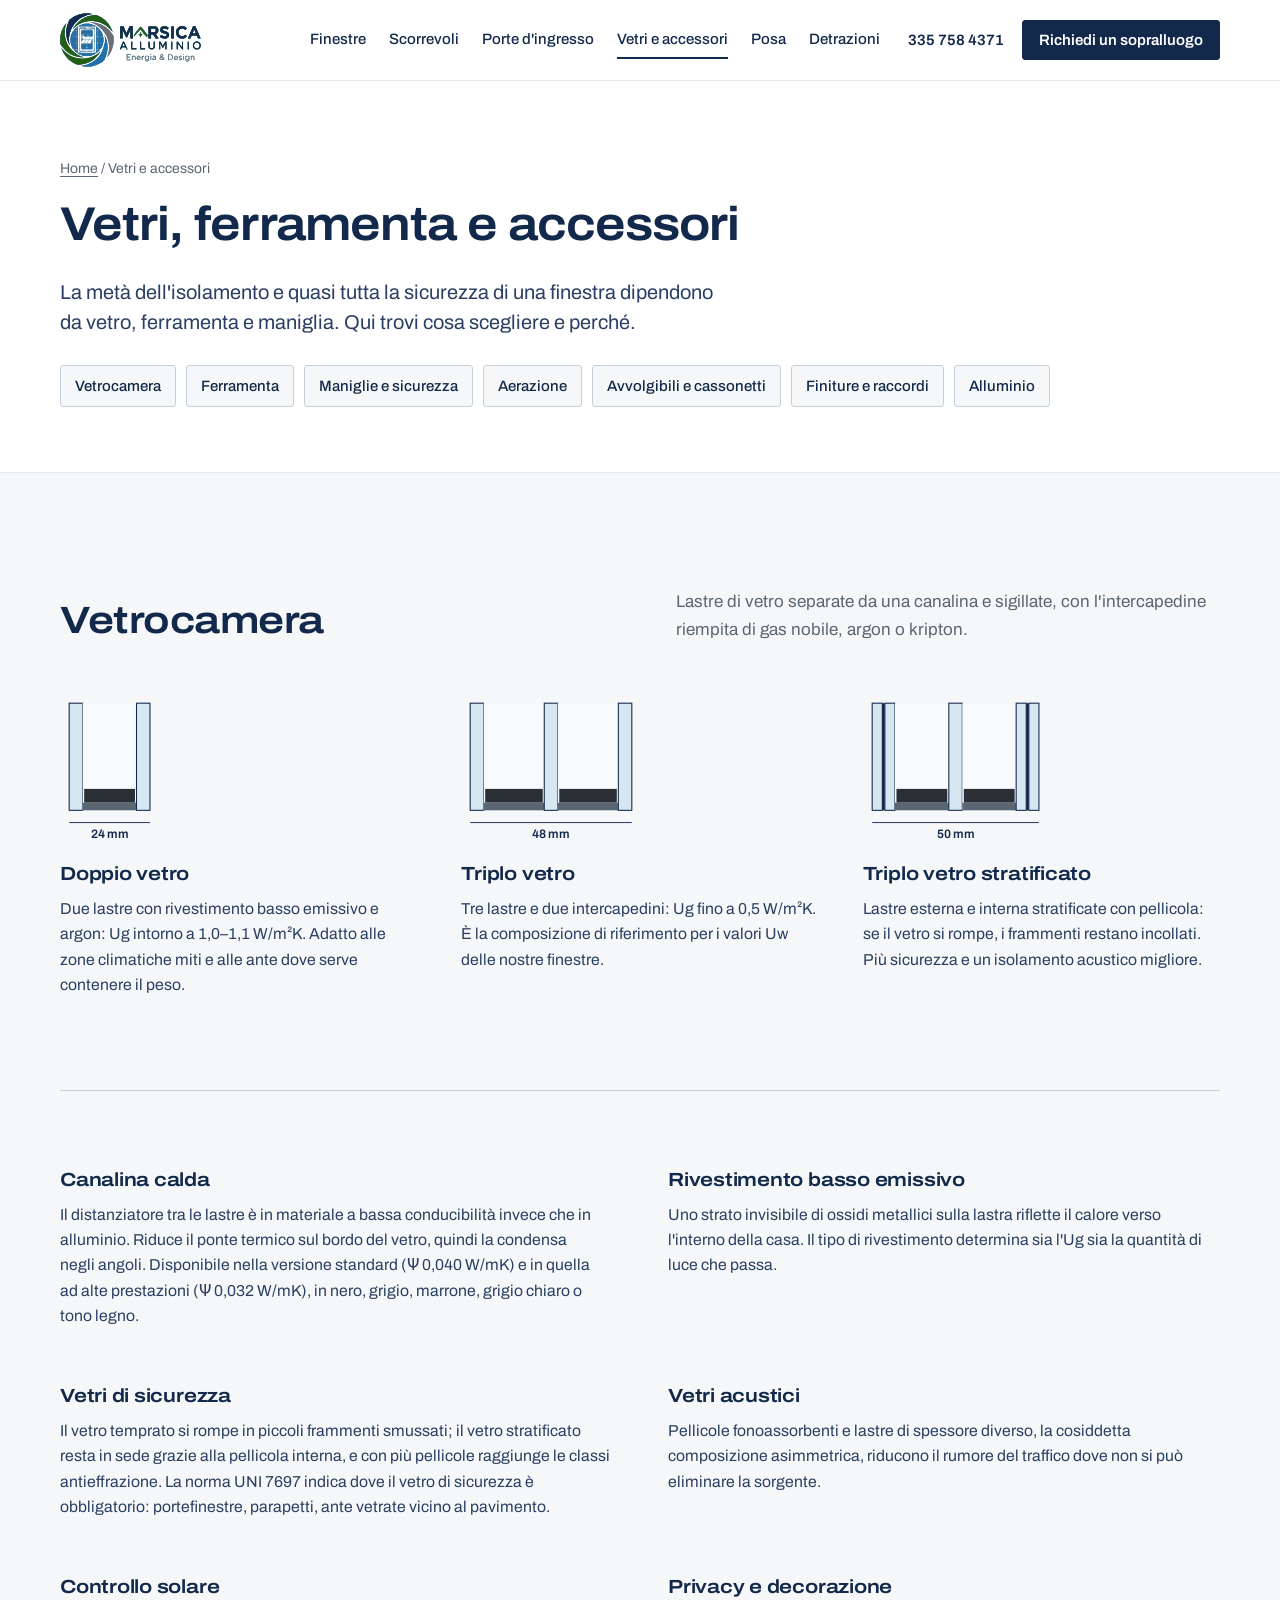
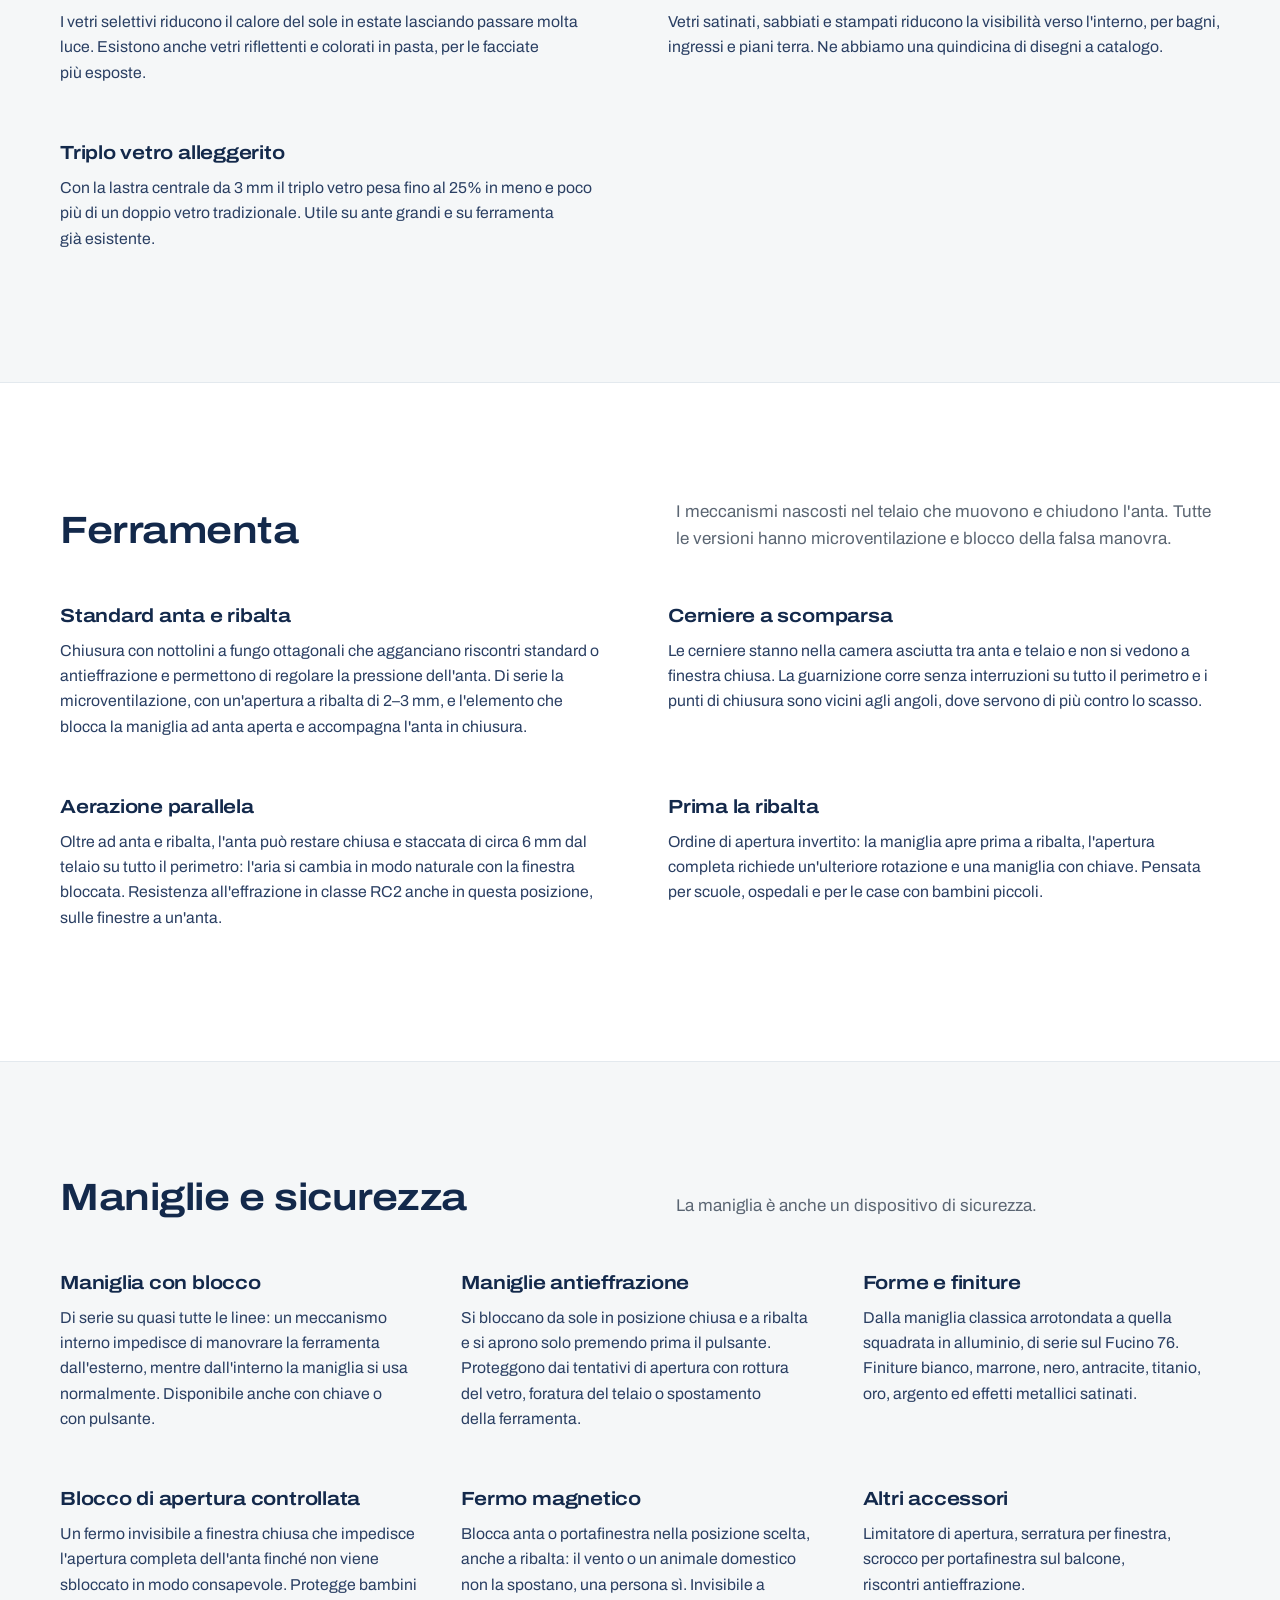
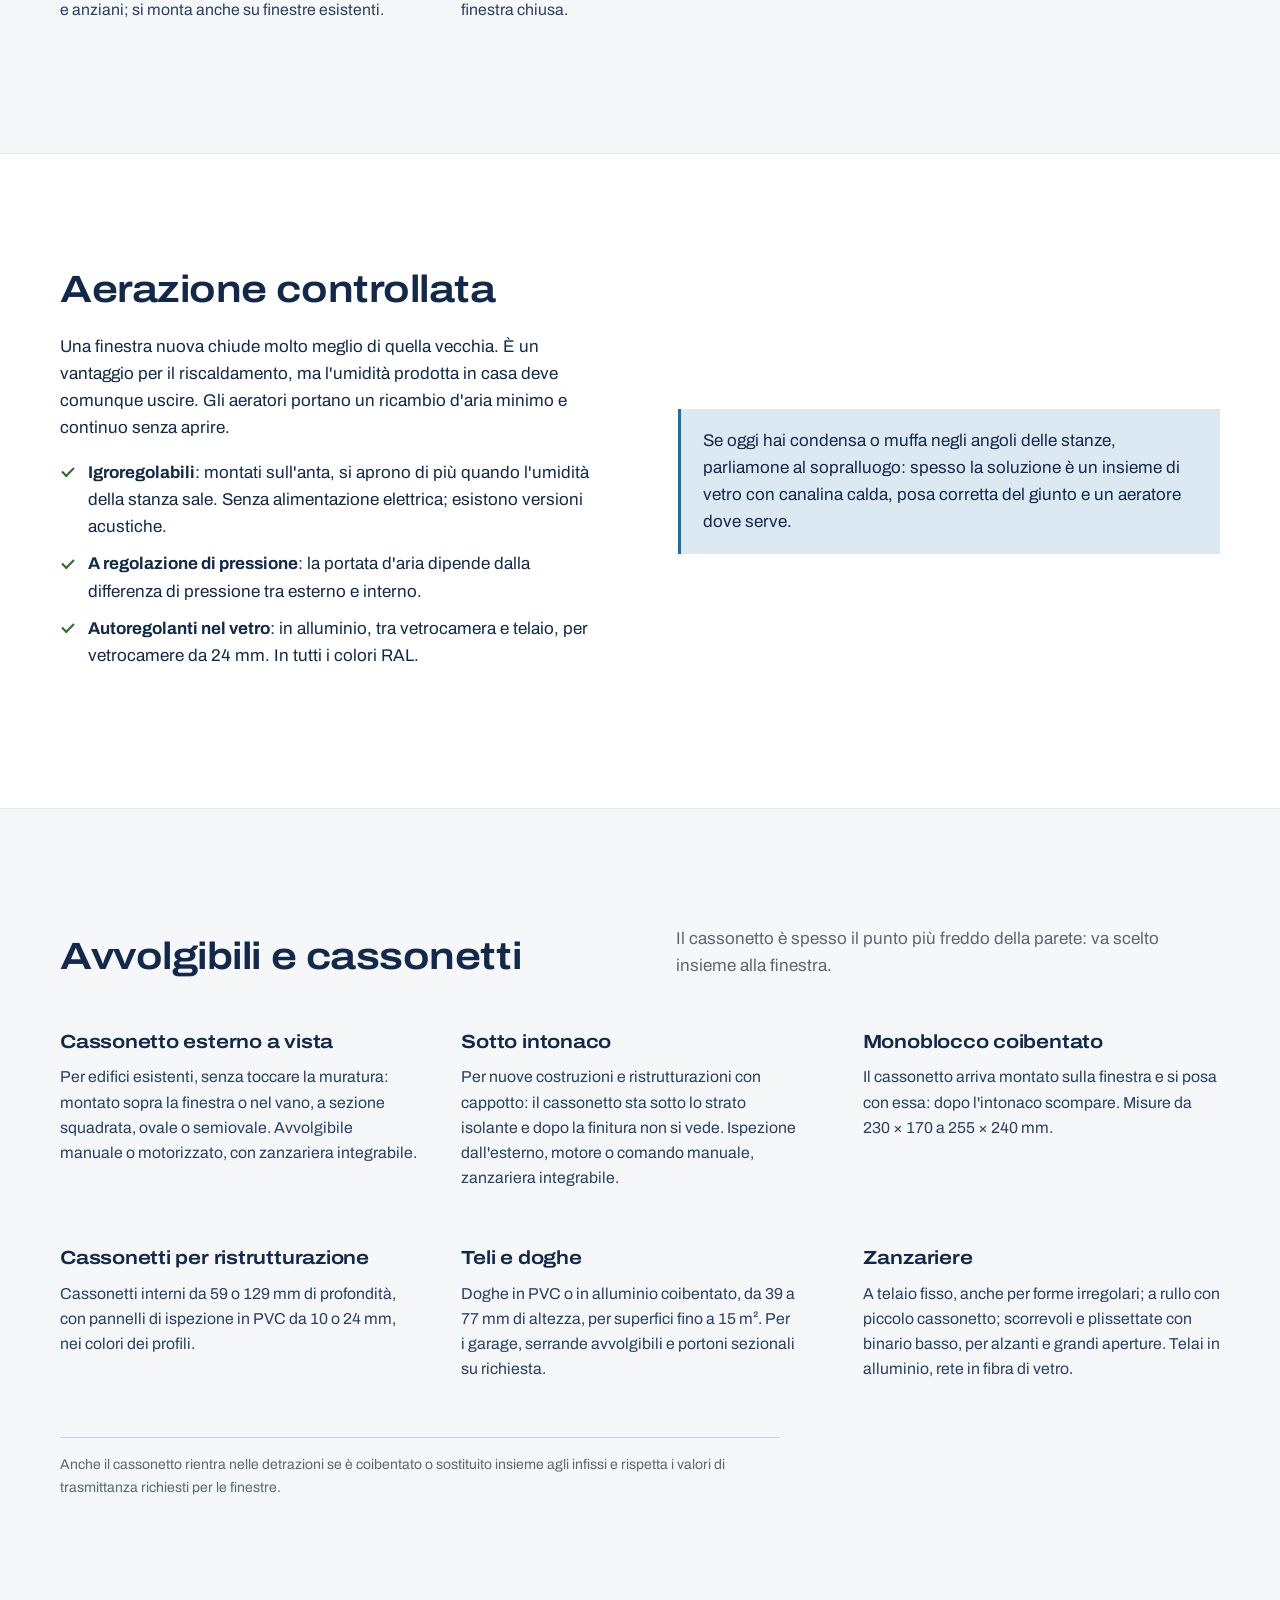
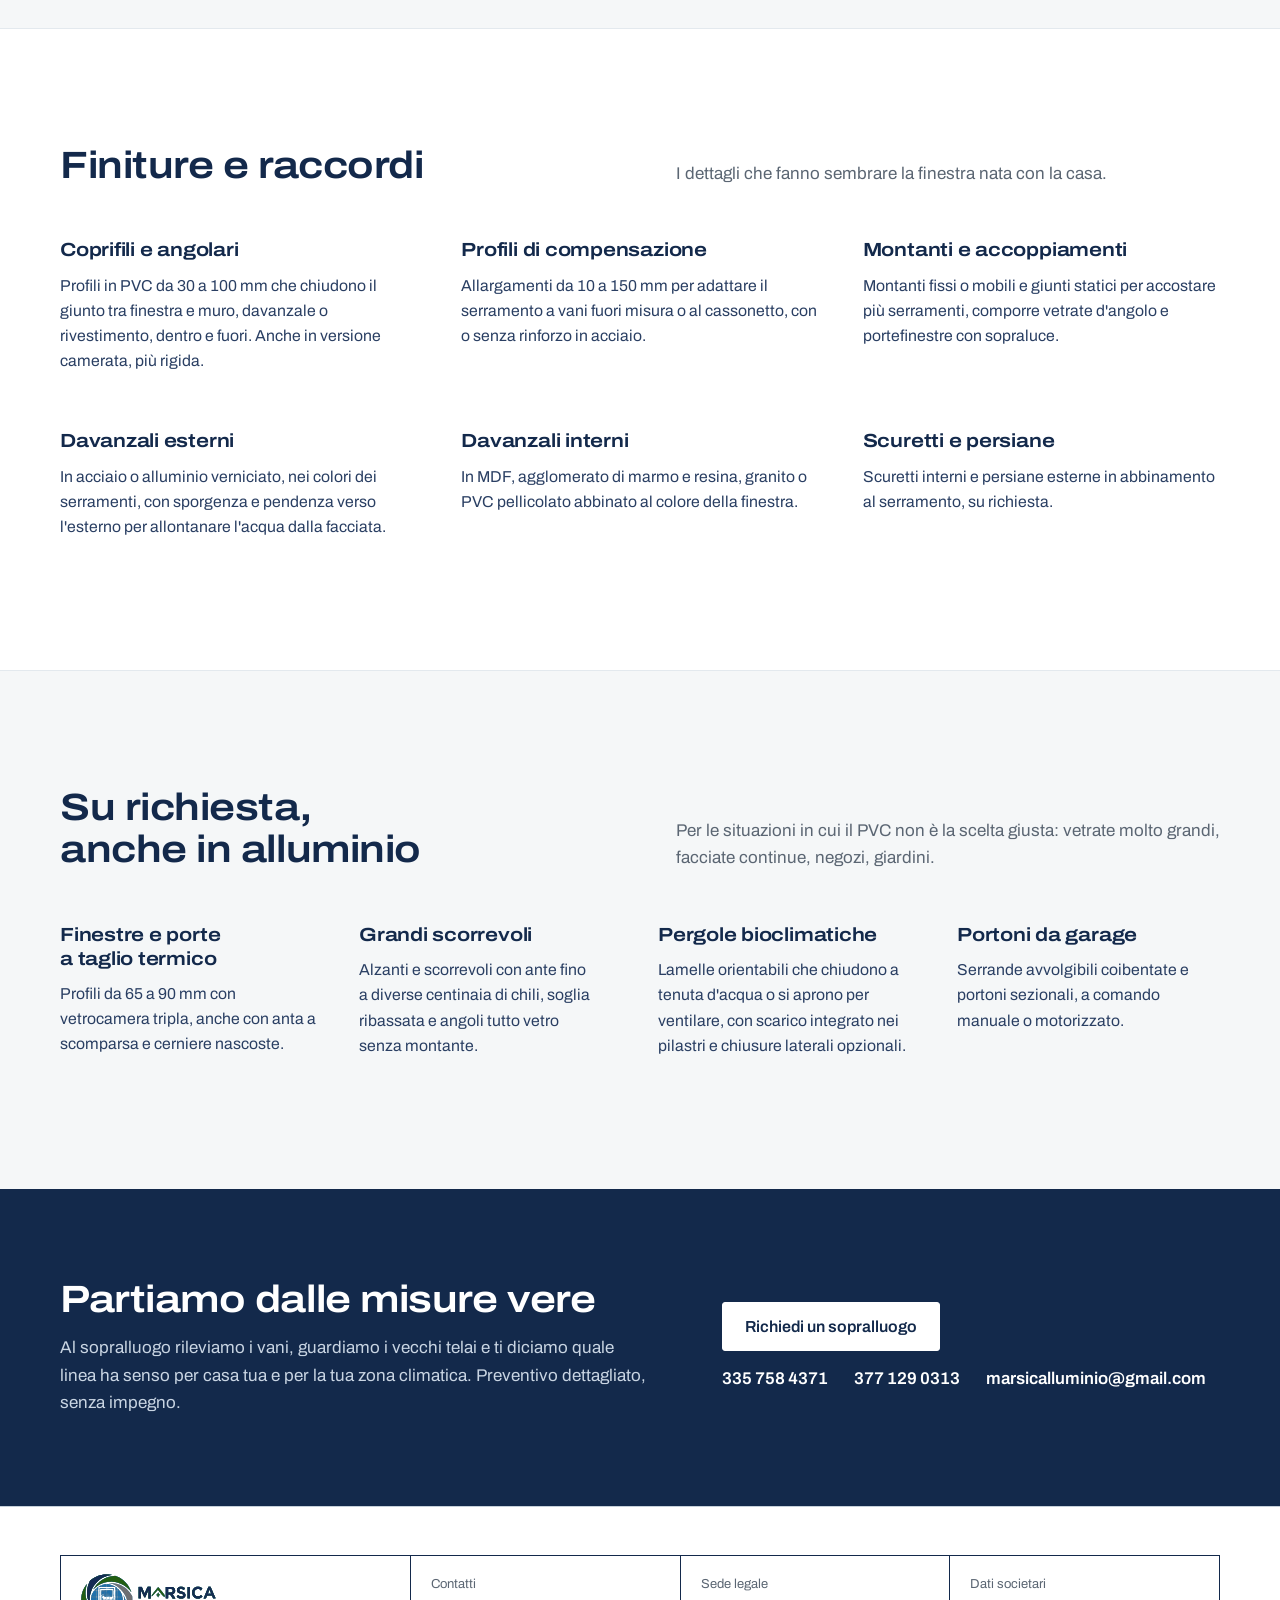
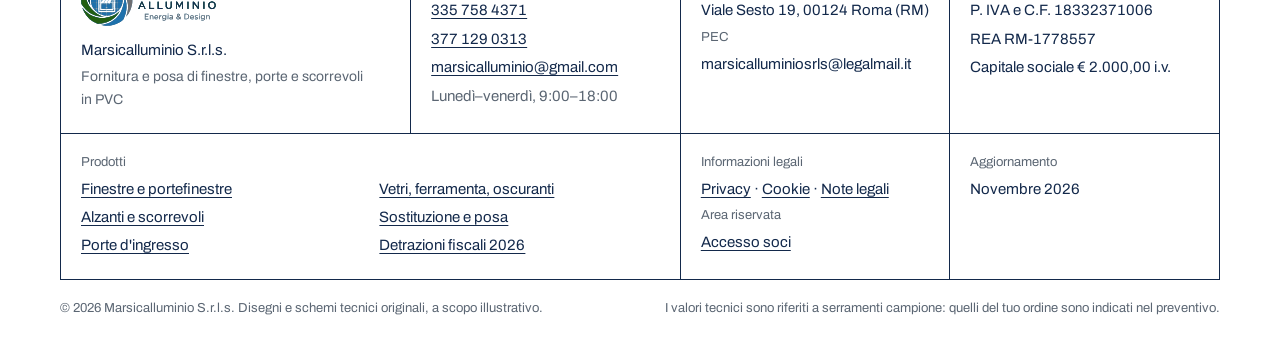
<file: accessori.html>
<!doctype html>
<html lang="it">
<head>
<meta charset="utf-8">
<meta name="viewport" content="width=device-width, initial-scale=1">
<title>Vetri, ferramenta e accessori per finestre · Marsicalluminio</title>
<meta name="description" content="Doppio e triplo vetro, canalina calda, vetri di sicurezza e acustici, ferramenta con aerazione parallela, maniglie antieffrazione, avvolgibili e cassonetti.">

<link rel="canonical" href="https://www.marsicalluminio.it/accessori.html">
<meta property="og:type" content="website">
<meta property="og:locale" content="it_IT">
<meta property="og:site_name" content="Marsicalluminio">
<meta property="og:title" content="Vetri, ferramenta e accessori per finestre · Marsicalluminio">
<meta property="og:description" content="Doppio e triplo vetro, canalina calda, vetri di sicurezza e acustici, ferramenta con aerazione parallela, maniglie antieffrazione, avvolgibili e cassonetti.">
<meta property="og:url" content="https://www.marsicalluminio.it/accessori.html">
<meta property="og:image" content="https://www.marsicalluminio.it/assets/img/og.png">
<meta name="theme-color" content="#13294b">
<link rel="icon" href="favicon.ico" sizes="32x32">
<link rel="icon" href="assets/img/icon-192.png" type="image/png" sizes="192x192">
<link rel="apple-touch-icon" href="assets/img/apple-touch-icon.png">
<link rel="manifest" href="site.webmanifest">
<link rel="preload" href="assets/fonts/archivo-var.woff2" as="font" type="font/woff2" crossorigin>
<link rel="stylesheet" href="assets/css/site.css">

</head>
<body>
<a class="skip" href="#main">Vai al contenuto</a>
<header class="site-head">
  <div class="wrap head-in">
    <a class="brand" href="./" aria-label="Marsicalluminio, pagina iniziale"><img src="assets/img/logo.svg" alt="Marsicalluminio — Energia &amp; Design" width="262" height="100"></a>
    <button class="menu-btn" type="button" aria-expanded="false" aria-controls="nav"><span aria-hidden="true"></span>Menu</button>
    <nav class="nav" id="nav" aria-label="Principale">
      <a href="finestre.html">Finestre</a><a href="scorrevoli.html">Scorrevoli</a><a href="porte.html">Porte d'ingresso</a><a href="accessori.html" aria-current="page">Vetri e accessori</a><a href="posa.html">Posa</a><a href="detrazioni.html">Detrazioni</a>
      <a class="btn" href="contatti.html">Richiedi un sopralluogo</a>
    </nav>
    <div class="head-cta">
      <a class="head-tel" href="tel:+393357584371">335 758 4371</a>
      <a class="btn sm" href="contatti.html">Richiedi un sopralluogo</a>
    </div>
  </div>
</header>
<main id="main">
<section class="page-head"><div class="wrap">
<p class="crumbs"><a href="./">Home</a> / Vetri e accessori</p>
<h1>Vetri, ferramenta e accessori</h1>
<p class="lead">La metà dell'isolamento e quasi tutta la sicurezza di una finestra dipendono da vetro, ferramenta e maniglia. Qui trovi cosa scegliere e perché.</p><ul class="toc"><li><a href="#vetri">Vetrocamera</a></li><li><a href="#ferramenta">Ferramenta</a></li><li><a href="#maniglie">Maniglie e sicurezza</a></li><li><a href="#aerazione">Aerazione</a></li><li><a href="#oscuranti">Avvolgibili e cassonetti</a></li><li><a href="#finiture">Finiture e raccordi</a></li><li><a href="#alluminio">Alluminio</a></li></ul>
</div></section>
<section class="band" id="vetri" aria-labelledby="v-t"><div class="wrap">
  <div class="band-head"><h2 id="v-t">Vetrocamera</h2><p class="muted">Lastre di vetro separate da una canalina e sigillate, con l'intercapedine riempita di gas nobile, argon o kripton.</p></div>
  <div class="grid-3">
    <div class="item"><svg class="gbuild" viewBox="0 0 64.8 98" xmlns="http://www.w3.org/2000/svg" role="img" aria-label="Composizione vetrocamera double"><rect x="6" y="6" width="8.8" height="70" fill="#D7E7F2" stroke="#13294B" stroke-width=".7"/><rect x="14.8" y="6" width="35.2" height="70" fill="#F7FBFD" stroke="none"/><rect x="15.8" y="62" width="33.2" height="9" fill="#2B2F36"/><rect x="14.8" y="71" width="35.2" height="5" fill="#5B6673"/><rect x="50" y="6" width="8.8" height="70" fill="#D7E7F2" stroke="#13294B" stroke-width=".7"/><line x1="6" y1="84" x2="58.8" y2="84" stroke="#13294B" stroke-width=".6"/><text x="32.4" y="94" text-anchor="middle" font-family="Archivo,sans-serif" font-size="8" font-weight="600" fill="#13294B">24 mm</text></svg><h3>Doppio vetro</h3><p>Due lastre con rivestimento basso emissivo e argon: Ug intorno a 1,0–1,1 W/m²K. Adatto alle zone climatiche miti e alle ante dove serve contenere il peso.</p></div>
    <div class="item"><svg class="gbuild" viewBox="0 0 117.6 98" xmlns="http://www.w3.org/2000/svg" role="img" aria-label="Composizione vetrocamera triple"><rect x="6" y="6" width="8.8" height="70" fill="#D7E7F2" stroke="#13294B" stroke-width=".7"/><rect x="14.8" y="6" width="39.6" height="70" fill="#F7FBFD" stroke="none"/><rect x="15.8" y="62" width="37.6" height="9" fill="#2B2F36"/><rect x="14.8" y="71" width="39.6" height="5" fill="#5B6673"/><rect x="54.4" y="6" width="8.8" height="70" fill="#D7E7F2" stroke="#13294B" stroke-width=".7"/><rect x="63.2" y="6" width="39.6" height="70" fill="#F7FBFD" stroke="none"/><rect x="64.2" y="62" width="37.6" height="9" fill="#2B2F36"/><rect x="63.2" y="71" width="39.6" height="5" fill="#5B6673"/><rect x="102.8" y="6" width="8.8" height="70" fill="#D7E7F2" stroke="#13294B" stroke-width=".7"/><line x1="6" y1="84" x2="111.6" y2="84" stroke="#13294B" stroke-width=".6"/><text x="58.8" y="94" text-anchor="middle" font-family="Archivo,sans-serif" font-size="8" font-weight="600" fill="#13294B">48 mm</text></svg><h3>Triplo vetro</h3><p>Tre lastre e due intercapedini: Ug fino a 0,5 W/m²K. È la composizione di riferimento per i valori Uw delle nostre finestre.</p></div>
    <div class="item"><svg class="gbuild" viewBox="0 0 120.94 98" xmlns="http://www.w3.org/2000/svg" role="img" aria-label="Composizione vetrocamera vsg"><rect x="6" y="6" width="6.6" height="70" fill="#D7E7F2" stroke="#13294B" stroke-width=".7"/><rect x="12.6" y="6" width="1.67" height="70" fill="#13294B" stroke="none"/><rect x="14.27" y="6" width="6.6" height="70" fill="#D7E7F2" stroke="#13294B" stroke-width=".7"/><rect x="20.87" y="6" width="35.2" height="70" fill="#F7FBFD" stroke="none"/><rect x="21.87" y="62" width="33.2" height="9" fill="#2B2F36"/><rect x="20.87" y="71" width="35.2" height="5" fill="#5B6673"/><rect x="56.07" y="6" width="8.8" height="70" fill="#D7E7F2" stroke="#13294B" stroke-width=".7"/><rect x="64.87" y="6" width="35.2" height="70" fill="#F7FBFD" stroke="none"/><rect x="65.87" y="62" width="33.2" height="9" fill="#2B2F36"/><rect x="64.87" y="71" width="35.2" height="5" fill="#5B6673"/><rect x="100.07" y="6" width="6.6" height="70" fill="#D7E7F2" stroke="#13294B" stroke-width=".7"/><rect x="106.67" y="6" width="1.67" height="70" fill="#13294B" stroke="none"/><rect x="108.34" y="6" width="6.6" height="70" fill="#D7E7F2" stroke="#13294B" stroke-width=".7"/><line x1="6" y1="84" x2="114.94" y2="84" stroke="#13294B" stroke-width=".6"/><text x="60.47" y="94" text-anchor="middle" font-family="Archivo,sans-serif" font-size="8" font-weight="600" fill="#13294B">50 mm</text></svg><h3>Triplo vetro stratificato</h3><p>Lastre esterna e interna stratificate con pellicola: se il vetro si rompe, i frammenti restano incollati. Più sicurezza e un isolamento acustico migliore.</p></div>
  </div>
  <hr class="rule">
  <div class="grid-2">
    <div class="item"><h3>Canalina calda</h3><p>Il distanziatore tra le lastre è in materiale a bassa conducibilità invece che in alluminio. Riduce il ponte termico sul bordo del vetro, quindi la condensa negli angoli. Disponibile nella versione standard (Ψ 0,040 W/mK) e in quella ad alte prestazioni (Ψ 0,032 W/mK), in nero, grigio, marrone, grigio chiaro o tono legno.</p></div>
    <div class="item"><h3>Rivestimento basso emissivo</h3><p>Uno strato invisibile di ossidi metallici sulla lastra riflette il calore verso l'interno della casa. Il tipo di rivestimento determina sia l'Ug sia la quantità di luce che passa.</p></div>
    <div class="item"><h3>Vetri di sicurezza</h3><p>Il vetro temprato si rompe in piccoli frammenti smussati; il vetro stratificato resta in sede grazie alla pellicola interna, e con più pellicole raggiunge le classi antieffrazione. La norma UNI 7697 indica dove il vetro di sicurezza è obbligatorio: portefinestre, parapetti, ante vetrate vicino al pavimento.</p></div>
    <div class="item"><h3>Vetri acustici</h3><p>Pellicole fonoassorbenti e lastre di spessore diverso, la cosiddetta composizione asimmetrica, riducono il rumore del traffico dove non si può eliminare la sorgente.</p></div>
    <div class="item"><h3>Controllo solare</h3><p>I vetri selettivi riducono il calore del sole in estate lasciando passare molta luce. Esistono anche vetri riflettenti e colorati in pasta, per le facciate più esposte.</p></div>
    <div class="item"><h3>Privacy e decorazione</h3><p>Vetri satinati, sabbiati e stampati riducono la visibilità verso l'interno, per bagni, ingressi e piani terra. Ne abbiamo una quindicina di disegni a catalogo.</p></div>
    <div class="item"><h3>Triplo vetro alleggerito</h3><p>Con la lastra centrale da 3 mm il triplo vetro pesa fino al 25% in meno e poco più di un doppio vetro tradizionale. Utile su ante grandi e su ferramenta già esistente.</p></div>
  </div>
</div></section>

<section class="band white" id="ferramenta" aria-labelledby="fe-t"><div class="wrap">
  <div class="band-head"><h2 id="fe-t">Ferramenta</h2><p class="muted">I meccanismi nascosti nel telaio che muovono e chiudono l'anta. Tutte le versioni hanno microventilazione e blocco della falsa manovra.</p></div>
  <div class="grid-2">
    <div class="item"><h3>Standard anta e ribalta</h3><p>Chiusura con nottolini a fungo ottagonali che agganciano riscontri standard o antieffrazione e permettono di regolare la pressione dell'anta. Di serie la microventilazione, con un'apertura a ribalta di 2–3 mm, e l'elemento che blocca la maniglia ad anta aperta e accompagna l'anta in chiusura.</p></div>
    <div class="item"><h3>Cerniere a scomparsa</h3><p>Le cerniere stanno nella camera asciutta tra anta e telaio e non si vedono a finestra chiusa. La guarnizione corre senza interruzioni su tutto il perimetro e i punti di chiusura sono vicini agli angoli, dove servono di più contro lo scasso.</p></div>
    <div class="item"><h3>Aerazione parallela</h3><p>Oltre ad anta e ribalta, l'anta può restare chiusa e staccata di circa 6 mm dal telaio su tutto il perimetro: l'aria si cambia in modo naturale con la finestra bloccata. Resistenza all'effrazione in classe RC2 anche in questa posizione, sulle finestre a un'anta.</p></div>
    <div class="item"><h3>Prima la ribalta</h3><p>Ordine di apertura invertito: la maniglia apre prima a ribalta, l'apertura completa richiede un'ulteriore rotazione e una maniglia con chiave. Pensata per scuole, ospedali e per le case con bambini piccoli.</p></div>
  </div>
</div></section>

<section class="band" id="maniglie" aria-labelledby="ma-t"><div class="wrap">
  <div class="band-head"><h2 id="ma-t">Maniglie e sicurezza</h2><p class="muted">La maniglia è anche un dispositivo di sicurezza.</p></div>
  <div class="grid-3">
    <div class="item"><h3>Maniglia con blocco</h3><p>Di serie su quasi tutte le linee: un meccanismo interno impedisce di manovrare la ferramenta dall'esterno, mentre dall'interno la maniglia si usa normalmente. Disponibile anche con chiave o con pulsante.</p></div>
    <div class="item"><h3>Maniglie antieffrazione</h3><p>Si bloccano da sole in posizione chiusa e a ribalta e si aprono solo premendo prima il pulsante. Proteggono dai tentativi di apertura con rottura del vetro, foratura del telaio o spostamento della ferramenta.</p></div>
    <div class="item"><h3>Forme e finiture</h3><p>Dalla maniglia classica arrotondata a quella squadrata in alluminio, di serie sul Fucino 76. Finiture bianco, marrone, nero, antracite, titanio, oro, argento ed effetti metallici satinati.</p></div>
    <div class="item"><h3>Blocco di apertura controllata</h3><p>Un fermo invisibile a finestra chiusa che impedisce l'apertura completa dell'anta finché non viene sbloccato in modo consapevole. Protegge bambini e anziani; si monta anche su finestre esistenti.</p></div>
    <div class="item"><h3>Fermo magnetico</h3><p>Blocca anta o portafinestra nella posizione scelta, anche a ribalta: il vento o un animale domestico non la spostano, una persona sì. Invisibile a finestra chiusa.</p></div>
    <div class="item"><h3>Altri accessori</h3><p>Limitatore di apertura, serratura per finestra, scrocco per portafinestra sul balcone, riscontri antieffrazione.</p></div>
  </div>
</div></section>

<section class="band white" id="aerazione" aria-labelledby="ae-t"><div class="wrap split">
  <div>
    <h2 id="ae-t">Aerazione controllata</h2>
    <p>Una finestra nuova chiude molto meglio di quella vecchia. È un vantaggio per il riscaldamento, ma l'umidità prodotta in casa deve comunque uscire. Gli aeratori portano un ricambio d'aria minimo e continuo senza aprire.</p>
    <ul class="checks">
      <li><strong>Igroregolabili</strong>: montati sull'anta, si aprono di più quando l'umidità della stanza sale. Senza alimentazione elettrica; esistono versioni acustiche.</li>
      <li><strong>A regolazione di pressione</strong>: la portata d'aria dipende dalla differenza di pressione tra esterno e interno.</li>
      <li><strong>Autoregolanti nel vetro</strong>: in alluminio, tra vetrocamera e telaio, per vetrocamere da 24 mm. In tutti i colori RAL.</li>
    </ul>
  </div>
  <div class="callout"><p>Se oggi hai condensa o muffa negli angoli delle stanze, parliamone al sopralluogo: spesso la soluzione è un insieme di vetro con canalina calda, posa corretta del giunto e un aeratore dove serve.</p></div>
</div></section>

<section class="band" id="oscuranti" aria-labelledby="os-t"><div class="wrap">
  <div class="band-head"><h2 id="os-t">Avvolgibili e cassonetti</h2><p class="muted">Il cassonetto è spesso il punto più freddo della parete: va scelto insieme alla finestra.</p></div>
  <div class="grid-3">
    <div class="item"><h3>Cassonetto esterno a vista</h3><p>Per edifici esistenti, senza toccare la muratura: montato sopra la finestra o nel vano, a sezione squadrata, ovale o semiovale. Avvolgibile manuale o motorizzato, con zanzariera integrabile.</p></div>
    <div class="item"><h3>Sotto intonaco</h3><p>Per nuove costruzioni e ristrutturazioni con cappotto: il cassonetto sta sotto lo strato isolante e dopo la finitura non si vede. Ispezione dall'esterno, motore o comando manuale, zanzariera integrabile.</p></div>
    <div class="item"><h3>Monoblocco coibentato</h3><p>Il cassonetto arriva montato sulla finestra e si posa con essa: dopo l'intonaco scompare. Misure da 230 × 170 a 255 × 240 mm.</p></div>
    <div class="item"><h3>Cassonetti per ristrutturazione</h3><p>Cassonetti interni da 59 o 129 mm di profondità, con pannelli di ispezione in PVC da 10 o 24 mm, nei colori dei profili.</p></div>
    <div class="item"><h3>Teli e doghe</h3><p>Doghe in PVC o in alluminio coibentato, da 39 a 77 mm di altezza, per superfici fino a 15 m². Per i garage, serrande avvolgibili e portoni sezionali su richiesta.</p></div>
    <div class="item"><h3>Zanzariere</h3><p>A telaio fisso, anche per forme irregolari; a rullo con piccolo cassonetto; scorrevoli e plissettate con binario basso, per alzanti e grandi aperture. Telai in alluminio, rete in fibra di vetro.</p></div>
  </div>
  <div class="note"><p>Anche il cassonetto rientra nelle detrazioni se è coibentato o sostituito insieme agli infissi e rispetta i valori di trasmittanza richiesti per le finestre.</p></div>
</div></section>

<section class="band white" id="finiture" aria-labelledby="fr-t"><div class="wrap">
  <div class="band-head"><h2 id="fr-t">Finiture e raccordi</h2><p class="muted">I dettagli che fanno sembrare la finestra nata con la casa.</p></div>
  <div class="grid-3">
    <div class="item"><h3>Coprifili e angolari</h3><p>Profili in PVC da 30 a 100 mm che chiudono il giunto tra finestra e muro, davanzale o rivestimento, dentro e fuori. Anche in versione camerata, più rigida.</p></div>
    <div class="item"><h3>Profili di compensazione</h3><p>Allargamenti da 10 a 150 mm per adattare il serramento a vani fuori misura o al cassonetto, con o senza rinforzo in acciaio.</p></div>
    <div class="item"><h3>Montanti e accoppiamenti</h3><p>Montanti fissi o mobili e giunti statici per accostare più serramenti, comporre vetrate d'angolo e portefinestre con sopraluce.</p></div>
    <div class="item"><h3>Davanzali esterni</h3><p>In acciaio o alluminio verniciato, nei colori dei serramenti, con sporgenza e pendenza verso l'esterno per allontanare l'acqua dalla facciata.</p></div>
    <div class="item"><h3>Davanzali interni</h3><p>In MDF, agglomerato di marmo e resina, granito o PVC pellicolato abbinato al colore della finestra.</p></div>
    <div class="item"><h3>Scuretti e persiane</h3><p>Scuretti interni e persiane esterne in abbinamento al serramento, su richiesta.</p></div>
  </div>
</div></section>

<section class="band" id="alluminio" aria-labelledby="al-t"><div class="wrap">
  <div class="band-head"><h2 id="al-t">Su richiesta, anche in alluminio</h2><p class="muted">Per le situazioni in cui il PVC non è la scelta giusta: vetrate molto grandi, facciate continue, negozi, giardini.</p></div>
  <div class="grid-4">
    <div class="item"><h3>Finestre e porte a taglio termico</h3><p>Profili da 65 a 90 mm con vetrocamera tripla, anche con anta a scomparsa e cerniere nascoste.</p></div>
    <div class="item"><h3>Grandi scorrevoli</h3><p>Alzanti e scorrevoli con ante fino a diverse centinaia di chili, soglia ribassata e angoli tutto vetro senza montante.</p></div>
    <div class="item"><h3>Pergole bioclimatiche</h3><p>Lamelle orientabili che chiudono a tenuta d'acqua o si aprono per ventilare, con scarico integrato nei pilastri e chiusure laterali opzionali.</p></div>
    <div class="item"><h3>Portoni da garage</h3><p>Serrande avvolgibili coibentate e portoni sezionali, a comando manuale o motorizzato.</p></div>
  </div>
</div></section>
</main>
<section class="cta-band" aria-labelledby="cta-t">
  <div class="wrap cta-in">
    <div>
      <h2 id="cta-t">Partiamo dalle misure vere</h2>
      <p>Al sopralluogo rileviamo i vani, guardiamo i vecchi telai e ti diciamo quale linea ha senso per casa tua e per la tua zona climatica. Preventivo dettagliato, senza impegno.</p>
    </div>
    <div class="cta-actions">
      <a class="btn" href="contatti.html">Richiedi un sopralluogo</a>
      <div class="tels">
        <a href="tel:+393357584371">335 758 4371</a>
        <a href="tel:+393771290313">377 129 0313</a>
        <a href="mailto:marsicalluminio@gmail.com">marsicalluminio@gmail.com</a>
      </div>
    </div>
  </div>
</section>

<footer class="site-foot">
  <div class="wrap">
    <div class="foot-block">
      <div class="logo">
        <img src="assets/img/logo.svg" alt="Marsicalluminio" width="136" height="52" loading="lazy">
        <p>Marsicalluminio S.r.l.s.</p>
        <p class="muted small">Fornitura e posa di finestre, porte e scorrevoli in PVC</p>
      </div>
      <div>
        <span class="k">Contatti</span>
        <p><a href="tel:+393357584371">335 758 4371</a></p>
        <p><a href="tel:+393771290313">377 129 0313</a></p>
        <p><a href="mailto:marsicalluminio@gmail.com">marsicalluminio@gmail.com</a></p>
        <p class="muted">Lunedì–venerdì, 9:00–18:00</p>
      </div>
      <div>
        <span class="k">Sede legale</span>
        <p>Viale Sesto 19, 00124 Roma (RM)</p>
        <span class="k">PEC</span>
        <p>marsicalluminiosrls@legalmail.it</p>
      </div>
      <div>
        <span class="k">Dati societari</span>
        <p>P. IVA e C.F. 18332371006</p>
        <p>REA RM-1778557</p>
        <p>Capitale sociale € 2.000,00 i.v.</p>
      </div>
      <div class="wide">
        <span class="k">Prodotti</span>
        <ul>
          <li><a href="finestre.html">Finestre e portefinestre</a></li>
          <li><a href="scorrevoli.html">Alzanti e scorrevoli</a></li>
          <li><a href="porte.html">Porte d'ingresso</a></li>
          <li><a href="accessori.html">Vetri, ferramenta, oscuranti</a></li>
          <li><a href="posa.html">Sostituzione e posa</a></li>
          <li><a href="detrazioni.html">Detrazioni fiscali 2026</a></li>
        </ul>
      </div>
      <div>
        <span class="k">Informazioni legali</span>
        <p><a href="privacy.html">Privacy</a> · <a href="cookie.html">Cookie</a> · <a href="note-legali.html">Note legali</a></p>
        <span class="k">Area riservata</span>
        <p><a href="https://marsicalluminio.eu.pythonanywhere.com" rel="nofollow">Accesso soci</a></p>
      </div>
      <div>
        <span class="k">Aggiornamento</span>
        <p>Novembre 2026</p>
      </div>
    </div>
    <div class="foot-legal">
      <span>© 2026 Marsicalluminio S.r.l.s. Disegni e schemi tecnici originali, a scopo illustrativo.</span>
      <span>I valori tecnici sono riferiti a serramenti campione: quelli del tuo ordine sono indicati nel preventivo.</span>
    </div>
  </div>
</footer>
<div class="quickbar" aria-label="Contatto rapido">
  <a class="btn ghost" href="tel:+393357584371">Chiama</a>
  <a class="btn" href="contatti.html">Sopralluogo</a>
</div>
<script src="assets/js/site.js" defer></script>
</body>
</html>
</file>
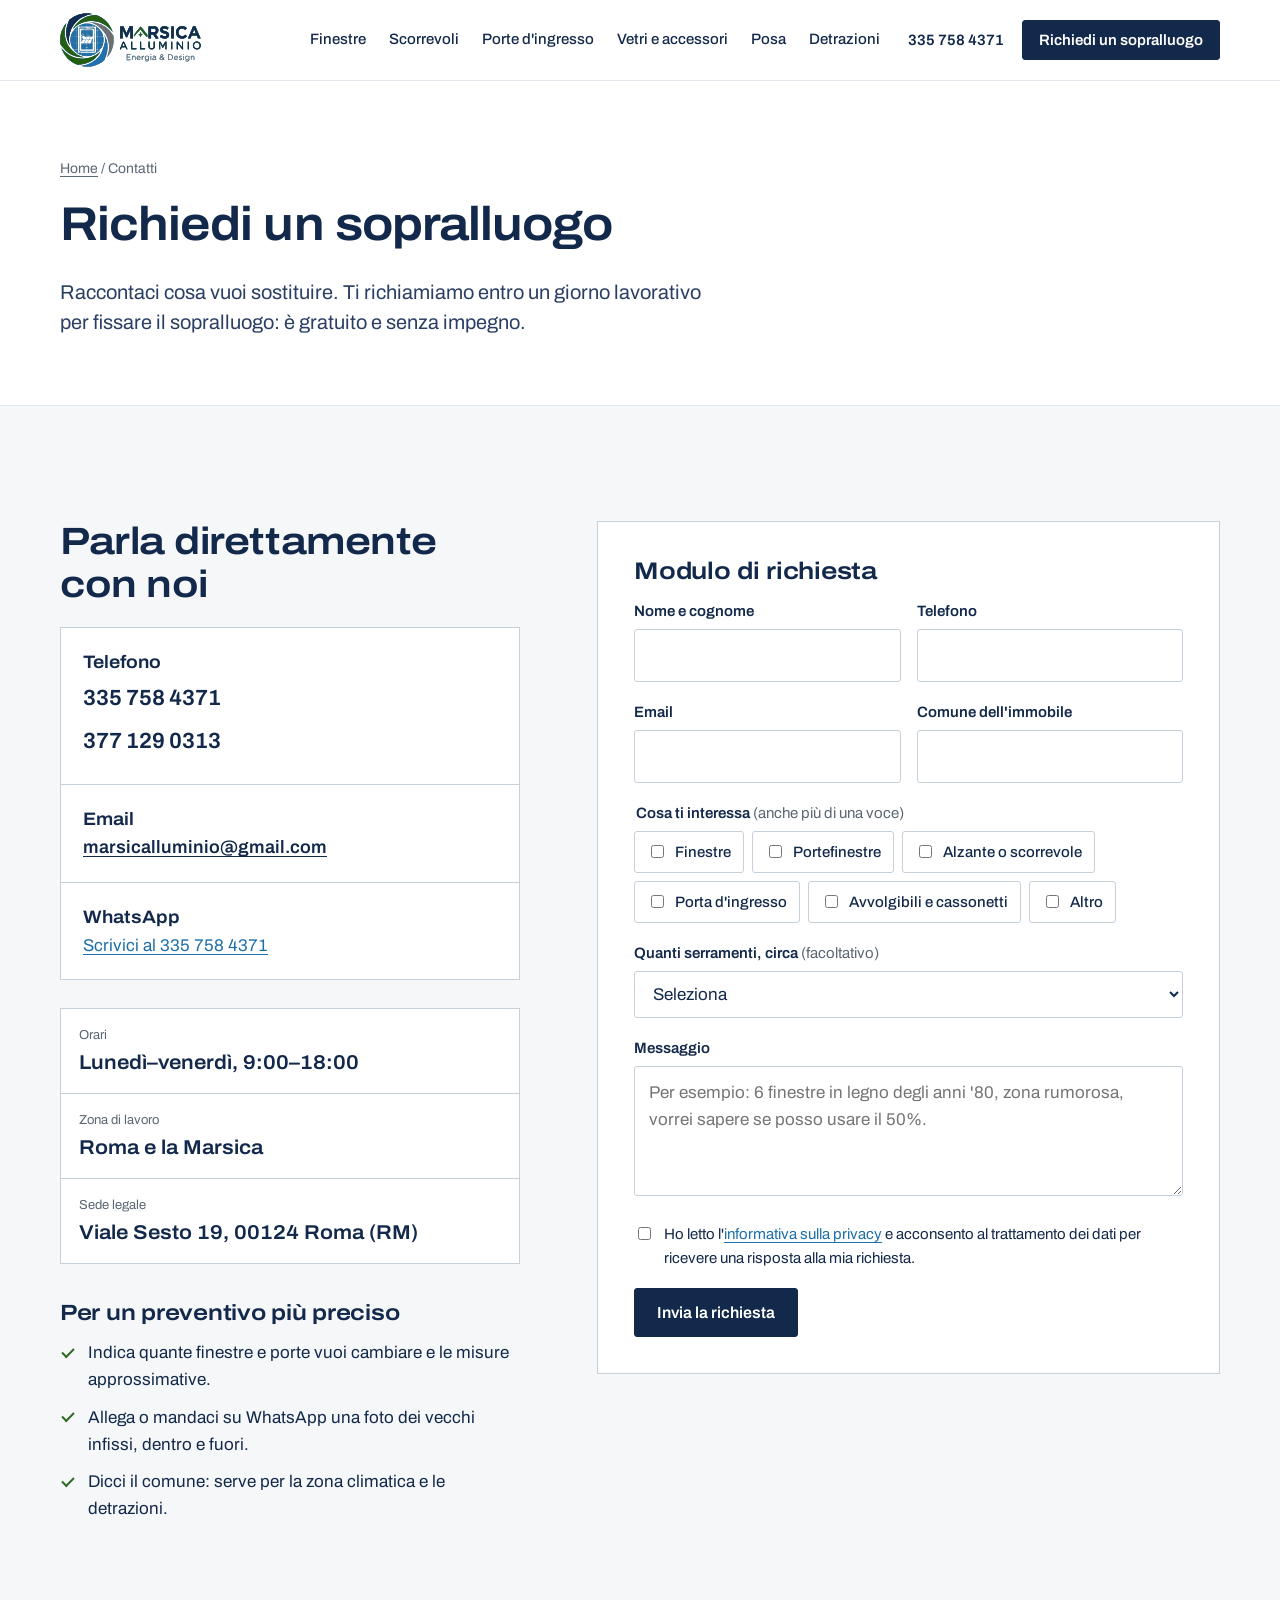
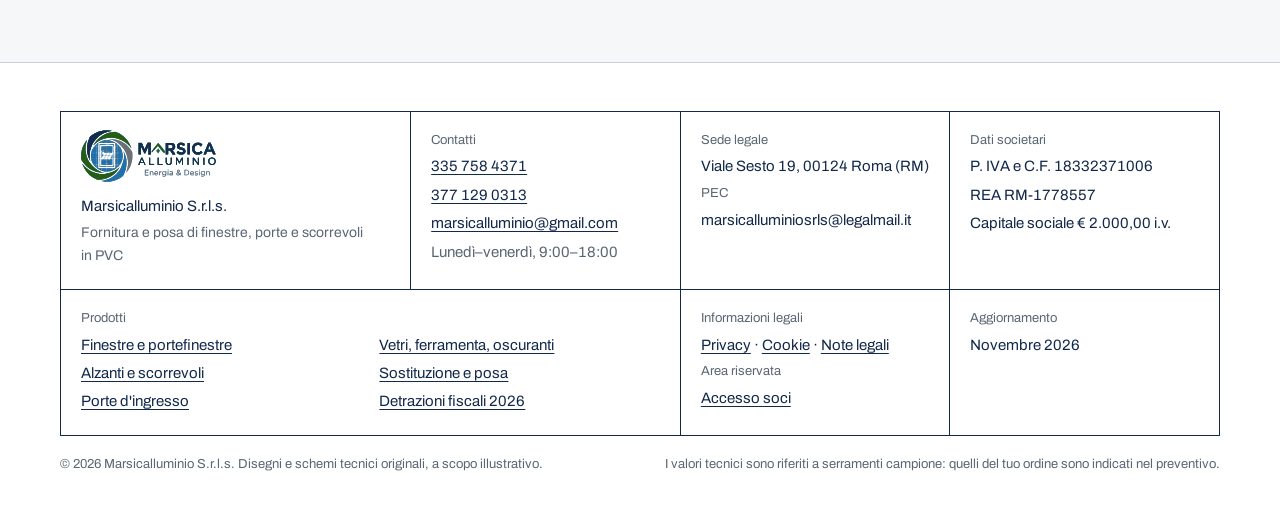
<file: contatti.html>
<!doctype html>
<html lang="it">
<head>
<meta charset="utf-8">
<meta name="viewport" content="width=device-width, initial-scale=1">
<title>Contatti e sopralluogo gratuito · Marsicalluminio</title>
<meta name="description" content="Richiedi un sopralluogo gratuito per finestre, porte e scorrevoli in PVC. Telefono 335 758 4371 o 377 129 0313, email marsicalluminio@gmail.com.">

<link rel="canonical" href="https://www.marsicalluminio.it/contatti.html">
<meta property="og:type" content="website">
<meta property="og:locale" content="it_IT">
<meta property="og:site_name" content="Marsicalluminio">
<meta property="og:title" content="Contatti e sopralluogo gratuito · Marsicalluminio">
<meta property="og:description" content="Richiedi un sopralluogo gratuito per finestre, porte e scorrevoli in PVC. Telefono 335 758 4371 o 377 129 0313, email marsicalluminio@gmail.com.">
<meta property="og:url" content="https://www.marsicalluminio.it/contatti.html">
<meta property="og:image" content="https://www.marsicalluminio.it/assets/img/og.png">
<meta name="theme-color" content="#13294b">
<link rel="icon" href="favicon.ico" sizes="32x32">
<link rel="icon" href="assets/img/icon-192.png" type="image/png" sizes="192x192">
<link rel="apple-touch-icon" href="assets/img/apple-touch-icon.png">
<link rel="manifest" href="site.webmanifest">
<link rel="preload" href="assets/fonts/archivo-var.woff2" as="font" type="font/woff2" crossorigin>
<link rel="stylesheet" href="assets/css/site.css">

</head>
<body>
<a class="skip" href="#main">Vai al contenuto</a>
<header class="site-head">
  <div class="wrap head-in">
    <a class="brand" href="./" aria-label="Marsicalluminio, pagina iniziale"><img src="assets/img/logo.svg" alt="Marsicalluminio — Energia &amp; Design" width="262" height="100"></a>
    <button class="menu-btn" type="button" aria-expanded="false" aria-controls="nav"><span aria-hidden="true"></span>Menu</button>
    <nav class="nav" id="nav" aria-label="Principale">
      <a href="finestre.html">Finestre</a><a href="scorrevoli.html">Scorrevoli</a><a href="porte.html">Porte d'ingresso</a><a href="accessori.html">Vetri e accessori</a><a href="posa.html">Posa</a><a href="detrazioni.html">Detrazioni</a>
      <a class="btn" href="contatti.html">Richiedi un sopralluogo</a>
    </nav>
    <div class="head-cta">
      <a class="head-tel" href="tel:+393357584371">335 758 4371</a>
      <a class="btn sm" href="contatti.html">Richiedi un sopralluogo</a>
    </div>
  </div>
</header>
<main id="main">
<section class="page-head"><div class="wrap">
<p class="crumbs"><a href="./">Home</a> / Contatti</p>
<h1>Richiedi un sopralluogo</h1>
<p class="lead">Raccontaci cosa vuoi sostituire. Ti richiamiamo entro un giorno lavorativo per fissare il sopralluogo: è gratuito e senza impegno.</p>
</div></section>
<section class="band"><div class="wrap contact-grid">
  <div>
    <h2>Parla direttamente con noi</h2>
    <div class="people">
      <div><span class="name">Telefono</span><br><a class="tel" href="tel:+393357584371">335 758 4371</a><br><a class="tel" href="tel:+393771290313">377 129 0313</a></div>
      <div><span class="name">Email</span><br><a class="mail" href="mailto:marsicalluminio@gmail.com">marsicalluminio@gmail.com</a></div>
      <div><span class="name">WhatsApp</span><br><a href="https://wa.me/393357584371" rel="noopener">Scrivici al 335 758 4371</a></div>
    </div>
    <dl class="titleblock collapse" style="--cols:1">
      <div><dt>Orari</dt><dd>Lunedì–venerdì, 9:00–18:00</dd></div>
      <div><dt>Zona di lavoro</dt><dd>Roma e la Marsica</dd></div>
      <div><dt>Sede legale</dt><dd>Viale Sesto 19, 00124 Roma (RM)</dd></div>
    </dl>
    <h3 style="margin-top:36px">Per un preventivo più preciso</h3>
    <ul class="checks">
      <li>Indica quante finestre e porte vuoi cambiare e le misure approssimative.</li>
      <li>Allega o mandaci su WhatsApp una foto dei vecchi infissi, dentro e fuori.</li>
      <li>Dicci il comune: serve per la zona climatica e le detrazioni.</li>
    </ul>
  </div>
  <form class="quote" action="https://formspree.io/f/xvzvwoyw" method="POST">
    <h2 style="font-size:1.5rem">Modulo di richiesta</h2>
    <input type="hidden" name="_subject" value="Richiesta sopralluogo dal sito">
    <input class="hp" type="text" name="_gotcha" tabindex="-1" autocomplete="off" aria-hidden="true">
    <div class="two">
      <div class="field"><label for="nome">Nome e cognome</label><input id="nome" name="nome" type="text" autocomplete="name" required></div>
      <div class="field"><label for="tel">Telefono</label><input id="tel" name="telefono" type="tel" autocomplete="tel" required></div>
    </div>
    <div class="two">
      <div class="field"><label for="email">Email</label><input id="email" name="email" type="email" autocomplete="email" required></div>
      <div class="field"><label for="comune">Comune dell'immobile</label><input id="comune" name="comune" type="text" autocomplete="address-level2"></div>
    </div>
    <fieldset class="field"><legend>Cosa ti interessa <span class="hint">(anche più di una voce)</span></legend><div class="chips"><label><input type="checkbox" name="interesse" value="Finestre"> Finestre</label><label><input type="checkbox" name="interesse" value="Portefinestre"> Portefinestre</label><label><input type="checkbox" name="interesse" value="Alzante o scorrevole"> Alzante o scorrevole</label><label><input type="checkbox" name="interesse" value="Porta d'ingresso"> Porta d'ingresso</label><label><input type="checkbox" name="interesse" value="Avvolgibili e cassonetti"> Avvolgibili e cassonetti</label><label><input type="checkbox" name="interesse" value="Altro"> Altro</label></div></fieldset>
    <div class="field"><label for="n">Quanti serramenti, circa <span class="hint">(facoltativo)</span></label>
      <select id="n" name="quantita"><option value="">Seleziona</option><option>1–3</option><option>4–8</option><option>9–15</option><option>Più di 15</option><option>Non so ancora</option></select></div>
    <div class="field"><label for="msg">Messaggio</label><textarea id="msg" name="messaggio" placeholder="Per esempio: 6 finestre in legno degli anni '80, zona rumorosa, vorrei sapere se posso usare il 50%."></textarea></div>
    <div class="field consent"><input id="ok" name="consenso_privacy" type="checkbox" value="sì" required><label for="ok" style="font-weight:400;margin:0">Ho letto l'<a href="privacy.html">informativa sulla privacy</a> e acconsento al trattamento dei dati per ricevere una risposta alla mia richiesta.</label></div>
    <button class="btn" type="submit">Invia la richiesta</button>
    <p class="form-msg" role="status" aria-live="polite"></p>
  </form>
</div></section>
</main>

<footer class="site-foot">
  <div class="wrap">
    <div class="foot-block">
      <div class="logo">
        <img src="assets/img/logo.svg" alt="Marsicalluminio" width="136" height="52" loading="lazy">
        <p>Marsicalluminio S.r.l.s.</p>
        <p class="muted small">Fornitura e posa di finestre, porte e scorrevoli in PVC</p>
      </div>
      <div>
        <span class="k">Contatti</span>
        <p><a href="tel:+393357584371">335 758 4371</a></p>
        <p><a href="tel:+393771290313">377 129 0313</a></p>
        <p><a href="mailto:marsicalluminio@gmail.com">marsicalluminio@gmail.com</a></p>
        <p class="muted">Lunedì–venerdì, 9:00–18:00</p>
      </div>
      <div>
        <span class="k">Sede legale</span>
        <p>Viale Sesto 19, 00124 Roma (RM)</p>
        <span class="k">PEC</span>
        <p>marsicalluminiosrls@legalmail.it</p>
      </div>
      <div>
        <span class="k">Dati societari</span>
        <p>P. IVA e C.F. 18332371006</p>
        <p>REA RM-1778557</p>
        <p>Capitale sociale € 2.000,00 i.v.</p>
      </div>
      <div class="wide">
        <span class="k">Prodotti</span>
        <ul>
          <li><a href="finestre.html">Finestre e portefinestre</a></li>
          <li><a href="scorrevoli.html">Alzanti e scorrevoli</a></li>
          <li><a href="porte.html">Porte d'ingresso</a></li>
          <li><a href="accessori.html">Vetri, ferramenta, oscuranti</a></li>
          <li><a href="posa.html">Sostituzione e posa</a></li>
          <li><a href="detrazioni.html">Detrazioni fiscali 2026</a></li>
        </ul>
      </div>
      <div>
        <span class="k">Informazioni legali</span>
        <p><a href="privacy.html">Privacy</a> · <a href="cookie.html">Cookie</a> · <a href="note-legali.html">Note legali</a></p>
        <span class="k">Area riservata</span>
        <p><a href="https://marsicalluminio.eu.pythonanywhere.com" rel="nofollow">Accesso soci</a></p>
      </div>
      <div>
        <span class="k">Aggiornamento</span>
        <p>Novembre 2026</p>
      </div>
    </div>
    <div class="foot-legal">
      <span>© 2026 Marsicalluminio S.r.l.s. Disegni e schemi tecnici originali, a scopo illustrativo.</span>
      <span>I valori tecnici sono riferiti a serramenti campione: quelli del tuo ordine sono indicati nel preventivo.</span>
    </div>
  </div>
</footer>
<div class="quickbar" aria-label="Contatto rapido">
  <a class="btn ghost" href="tel:+393357584371">Chiama</a>
  <a class="btn" href="contatti.html">Sopralluogo</a>
</div>
<script src="assets/js/site.js" defer></script>
</body>
</html>
</file>
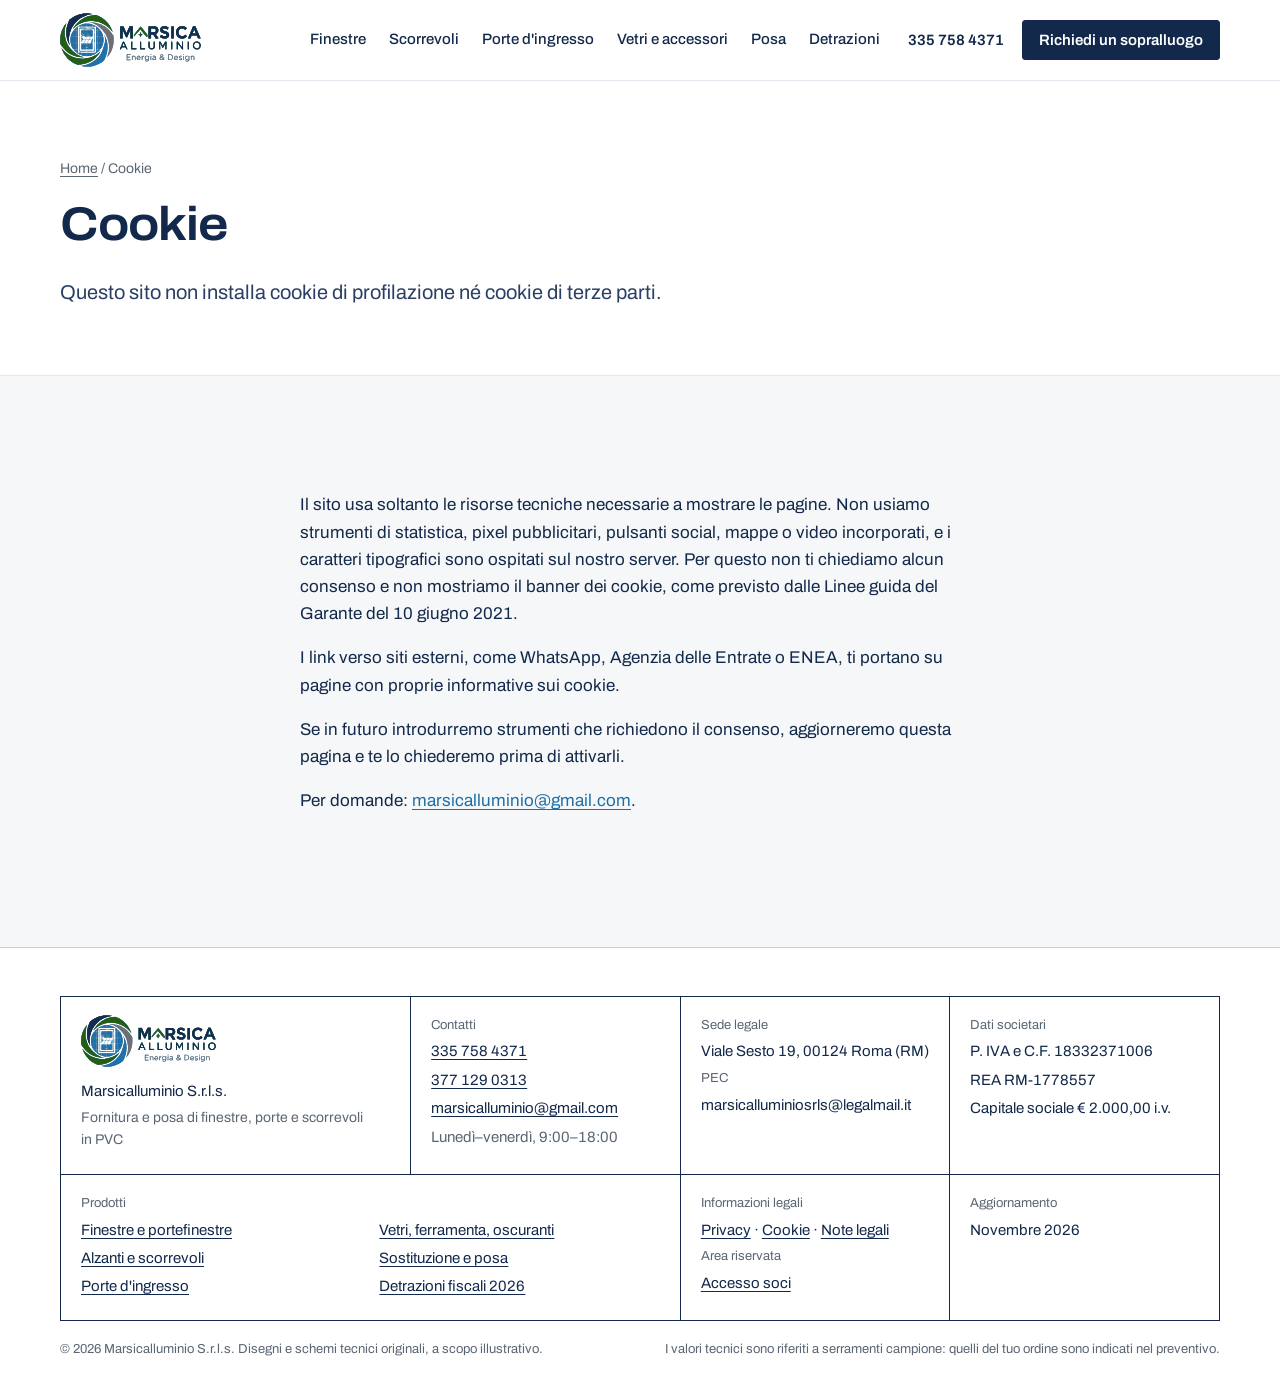
<file: cookie.html>
<!doctype html>
<html lang="it">
<head>
<meta charset="utf-8">
<meta name="viewport" content="width=device-width, initial-scale=1">
<title>Cookie · Marsicalluminio</title>
<meta name="description" content="Informativa sui cookie.">

<link rel="canonical" href="https://www.marsicalluminio.it/cookie.html">
<meta property="og:type" content="website">
<meta property="og:locale" content="it_IT">
<meta property="og:site_name" content="Marsicalluminio">
<meta property="og:title" content="Cookie · Marsicalluminio">
<meta property="og:description" content="Informativa sui cookie.">
<meta property="og:url" content="https://www.marsicalluminio.it/cookie.html">
<meta property="og:image" content="https://www.marsicalluminio.it/assets/img/og.png">
<meta name="theme-color" content="#13294b">
<link rel="icon" href="favicon.ico" sizes="32x32">
<link rel="icon" href="assets/img/icon-192.png" type="image/png" sizes="192x192">
<link rel="apple-touch-icon" href="assets/img/apple-touch-icon.png">
<link rel="manifest" href="site.webmanifest">
<link rel="preload" href="assets/fonts/archivo-var.woff2" as="font" type="font/woff2" crossorigin>
<link rel="stylesheet" href="assets/css/site.css">

</head>
<body>
<a class="skip" href="#main">Vai al contenuto</a>
<header class="site-head">
  <div class="wrap head-in">
    <a class="brand" href="./" aria-label="Marsicalluminio, pagina iniziale"><img src="assets/img/logo.svg" alt="Marsicalluminio — Energia &amp; Design" width="262" height="100"></a>
    <button class="menu-btn" type="button" aria-expanded="false" aria-controls="nav"><span aria-hidden="true"></span>Menu</button>
    <nav class="nav" id="nav" aria-label="Principale">
      <a href="finestre.html">Finestre</a><a href="scorrevoli.html">Scorrevoli</a><a href="porte.html">Porte d'ingresso</a><a href="accessori.html">Vetri e accessori</a><a href="posa.html">Posa</a><a href="detrazioni.html">Detrazioni</a>
      <a class="btn" href="contatti.html">Richiedi un sopralluogo</a>
    </nav>
    <div class="head-cta">
      <a class="head-tel" href="tel:+393357584371">335 758 4371</a>
      <a class="btn sm" href="contatti.html">Richiedi un sopralluogo</a>
    </div>
  </div>
</header>
<main id="main">
<section class="page-head"><div class="wrap">
<p class="crumbs"><a href="./">Home</a> / Cookie</p>
<h1>Cookie</h1>
<p class="lead">Questo sito non installa cookie di profilazione né cookie di terze parti.</p>
</div></section>
<section class="band"><div class="wrap prose">
<p>Il sito usa soltanto le risorse tecniche necessarie a mostrare le pagine. Non usiamo strumenti di statistica, pixel pubblicitari, pulsanti social, mappe o video incorporati, e i caratteri tipografici sono ospitati sul nostro server. Per questo non ti chiediamo alcun consenso e non mostriamo il banner dei cookie, come previsto dalle Linee guida del Garante del 10 giugno 2021.</p>
<p>I link verso siti esterni, come WhatsApp, Agenzia delle Entrate o ENEA, ti portano su pagine con proprie informative sui cookie.</p>
<p>Se in futuro introdurremo strumenti che richiedono il consenso, aggiorneremo questa pagina e te lo chiederemo prima di attivarli.</p>
<p>Per domande: <a href="mailto:marsicalluminio@gmail.com">marsicalluminio@gmail.com</a>.</p>
</div></section></main>

<footer class="site-foot">
  <div class="wrap">
    <div class="foot-block">
      <div class="logo">
        <img src="assets/img/logo.svg" alt="Marsicalluminio" width="136" height="52" loading="lazy">
        <p>Marsicalluminio S.r.l.s.</p>
        <p class="muted small">Fornitura e posa di finestre, porte e scorrevoli in PVC</p>
      </div>
      <div>
        <span class="k">Contatti</span>
        <p><a href="tel:+393357584371">335 758 4371</a></p>
        <p><a href="tel:+393771290313">377 129 0313</a></p>
        <p><a href="mailto:marsicalluminio@gmail.com">marsicalluminio@gmail.com</a></p>
        <p class="muted">Lunedì–venerdì, 9:00–18:00</p>
      </div>
      <div>
        <span class="k">Sede legale</span>
        <p>Viale Sesto 19, 00124 Roma (RM)</p>
        <span class="k">PEC</span>
        <p>marsicalluminiosrls@legalmail.it</p>
      </div>
      <div>
        <span class="k">Dati societari</span>
        <p>P. IVA e C.F. 18332371006</p>
        <p>REA RM-1778557</p>
        <p>Capitale sociale € 2.000,00 i.v.</p>
      </div>
      <div class="wide">
        <span class="k">Prodotti</span>
        <ul>
          <li><a href="finestre.html">Finestre e portefinestre</a></li>
          <li><a href="scorrevoli.html">Alzanti e scorrevoli</a></li>
          <li><a href="porte.html">Porte d'ingresso</a></li>
          <li><a href="accessori.html">Vetri, ferramenta, oscuranti</a></li>
          <li><a href="posa.html">Sostituzione e posa</a></li>
          <li><a href="detrazioni.html">Detrazioni fiscali 2026</a></li>
        </ul>
      </div>
      <div>
        <span class="k">Informazioni legali</span>
        <p><a href="privacy.html">Privacy</a> · <a href="cookie.html">Cookie</a> · <a href="note-legali.html">Note legali</a></p>
        <span class="k">Area riservata</span>
        <p><a href="https://marsicalluminio.eu.pythonanywhere.com" rel="nofollow">Accesso soci</a></p>
      </div>
      <div>
        <span class="k">Aggiornamento</span>
        <p>Novembre 2026</p>
      </div>
    </div>
    <div class="foot-legal">
      <span>© 2026 Marsicalluminio S.r.l.s. Disegni e schemi tecnici originali, a scopo illustrativo.</span>
      <span>I valori tecnici sono riferiti a serramenti campione: quelli del tuo ordine sono indicati nel preventivo.</span>
    </div>
  </div>
</footer>
<div class="quickbar" aria-label="Contatto rapido">
  <a class="btn ghost" href="tel:+393357584371">Chiama</a>
  <a class="btn" href="contatti.html">Sopralluogo</a>
</div>
<script src="assets/js/site.js" defer></script>
</body>
</html>
</file>
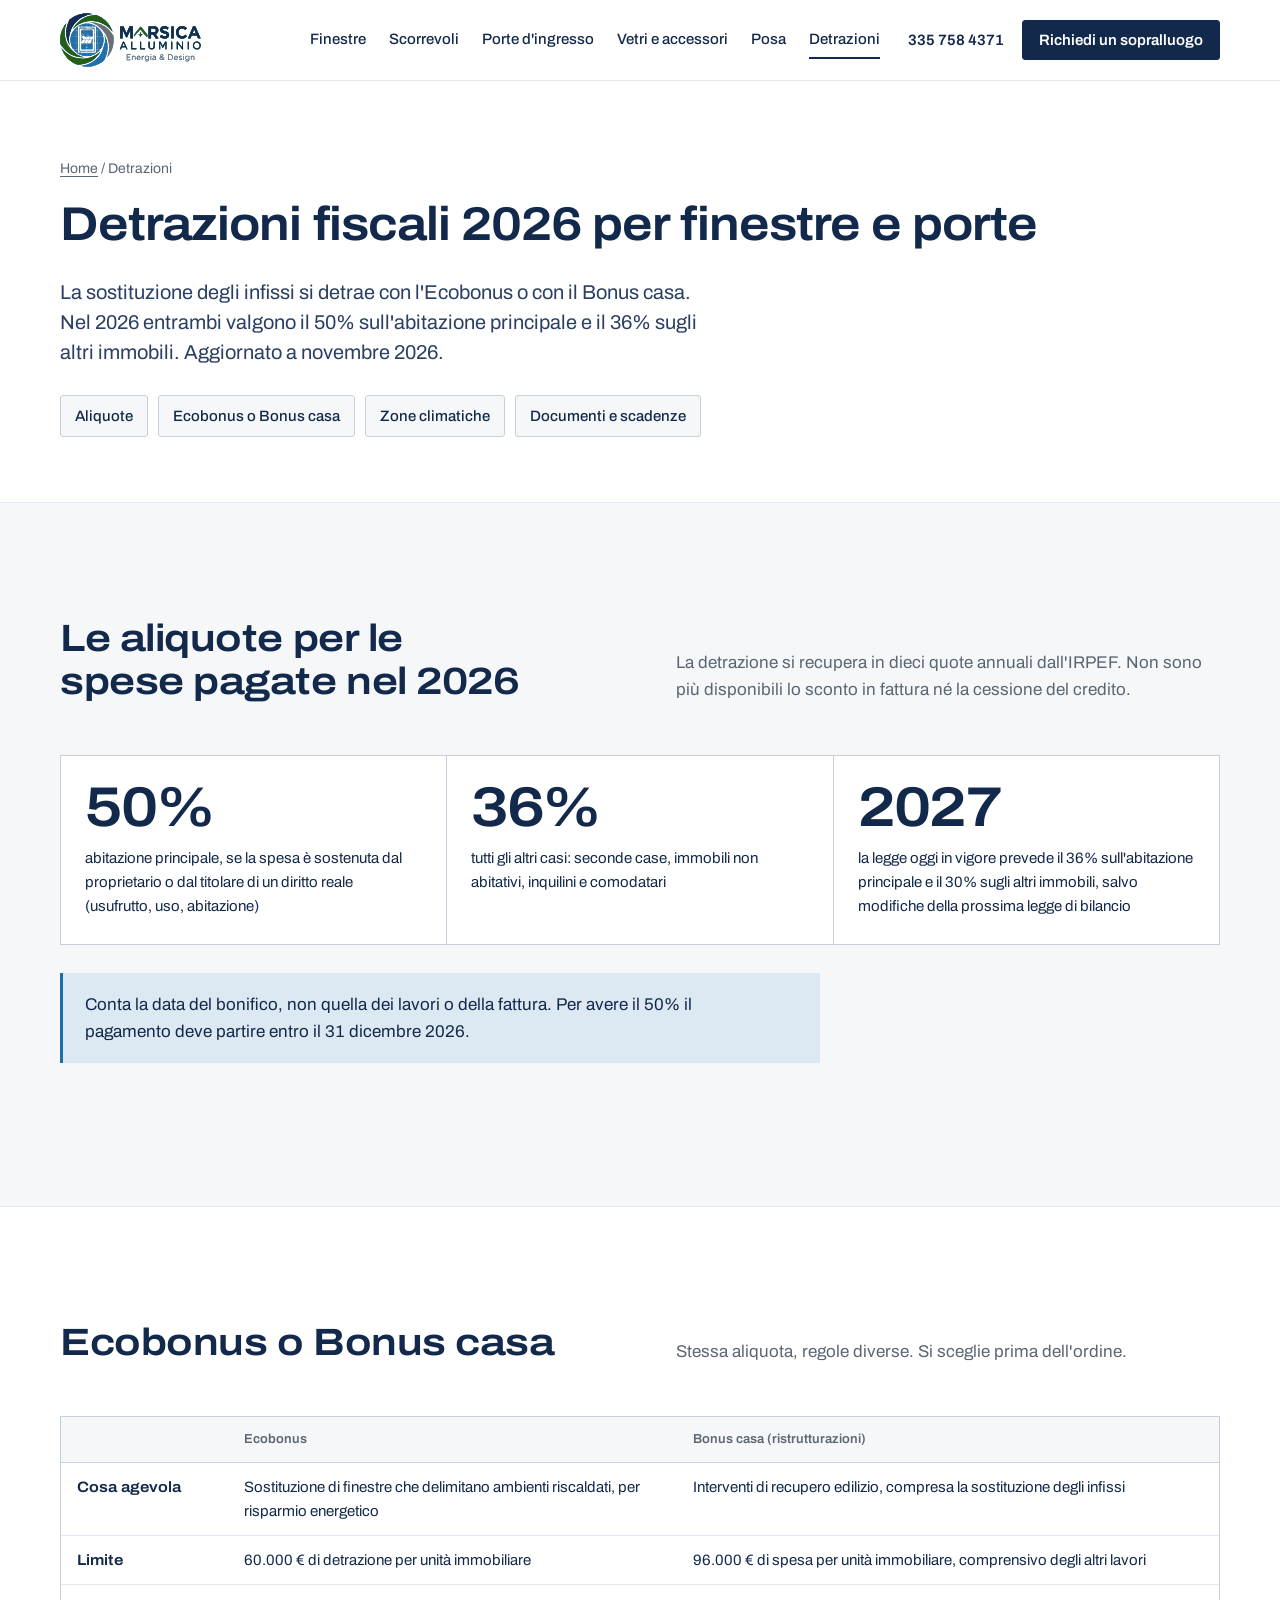
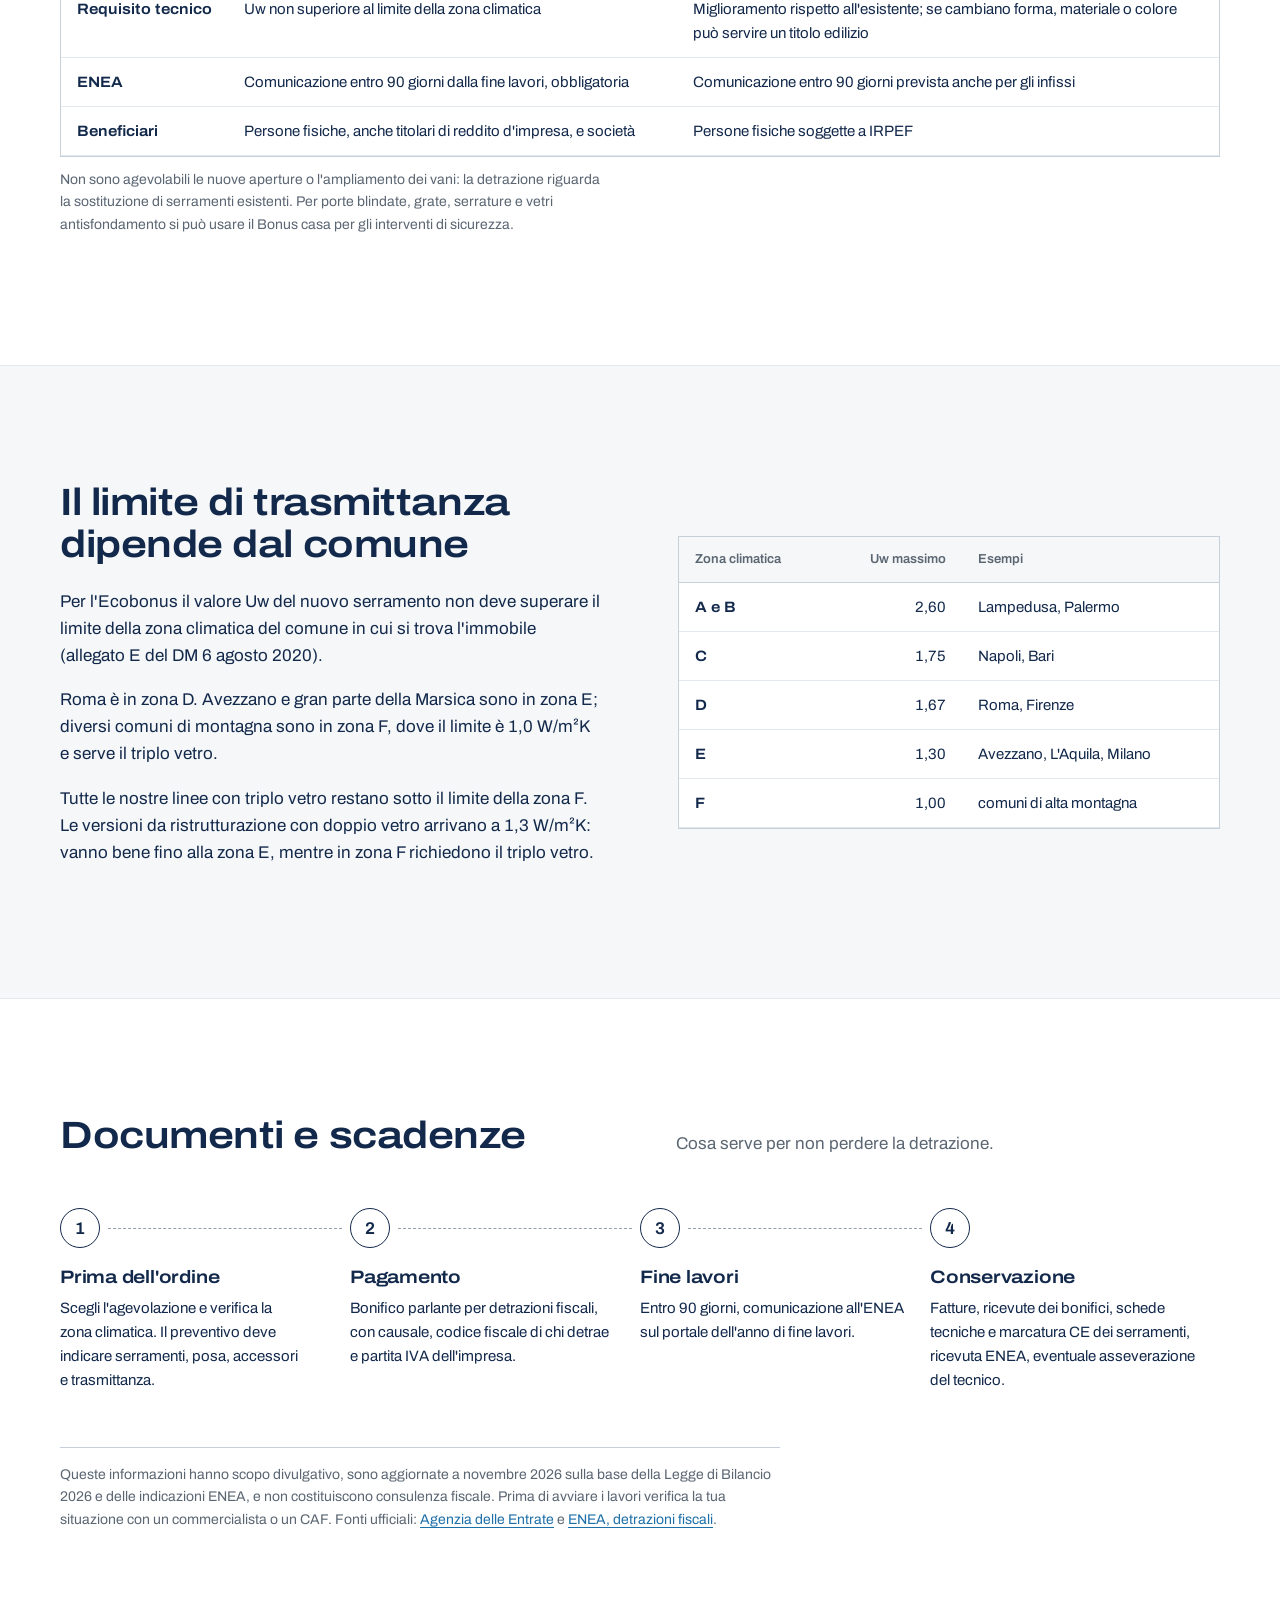
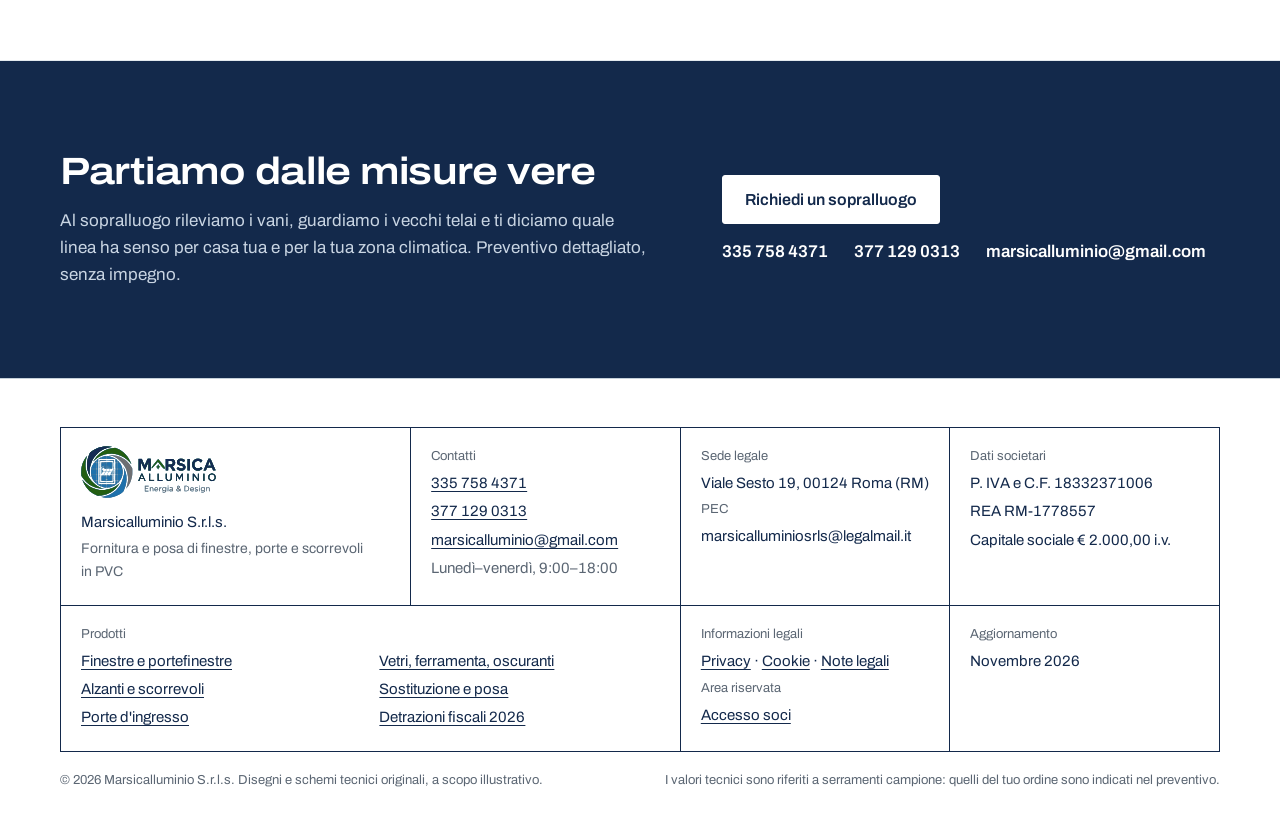
<file: detrazioni.html>
<!doctype html>
<html lang="it">
<head>
<meta charset="utf-8">
<meta name="viewport" content="width=device-width, initial-scale=1">
<title>Detrazioni 2026 per infissi: Ecobonus e Bonus casa · Marsicalluminio</title>
<meta name="description" content="Bonus infissi 2026: 50% sull'abitazione principale e 36% sugli altri immobili. Limiti Uw per zona climatica, ENEA, bonifico e documenti.">

<link rel="canonical" href="https://www.marsicalluminio.it/detrazioni.html">
<meta property="og:type" content="website">
<meta property="og:locale" content="it_IT">
<meta property="og:site_name" content="Marsicalluminio">
<meta property="og:title" content="Detrazioni 2026 per infissi: Ecobonus e Bonus casa · Marsicalluminio">
<meta property="og:description" content="Bonus infissi 2026: 50% sull'abitazione principale e 36% sugli altri immobili. Limiti Uw per zona climatica, ENEA, bonifico e documenti.">
<meta property="og:url" content="https://www.marsicalluminio.it/detrazioni.html">
<meta property="og:image" content="https://www.marsicalluminio.it/assets/img/og.png">
<meta name="theme-color" content="#13294b">
<link rel="icon" href="favicon.ico" sizes="32x32">
<link rel="icon" href="assets/img/icon-192.png" type="image/png" sizes="192x192">
<link rel="apple-touch-icon" href="assets/img/apple-touch-icon.png">
<link rel="manifest" href="site.webmanifest">
<link rel="preload" href="assets/fonts/archivo-var.woff2" as="font" type="font/woff2" crossorigin>
<link rel="stylesheet" href="assets/css/site.css">

</head>
<body>
<a class="skip" href="#main">Vai al contenuto</a>
<header class="site-head">
  <div class="wrap head-in">
    <a class="brand" href="./" aria-label="Marsicalluminio, pagina iniziale"><img src="assets/img/logo.svg" alt="Marsicalluminio — Energia &amp; Design" width="262" height="100"></a>
    <button class="menu-btn" type="button" aria-expanded="false" aria-controls="nav"><span aria-hidden="true"></span>Menu</button>
    <nav class="nav" id="nav" aria-label="Principale">
      <a href="finestre.html">Finestre</a><a href="scorrevoli.html">Scorrevoli</a><a href="porte.html">Porte d'ingresso</a><a href="accessori.html">Vetri e accessori</a><a href="posa.html">Posa</a><a href="detrazioni.html" aria-current="page">Detrazioni</a>
      <a class="btn" href="contatti.html">Richiedi un sopralluogo</a>
    </nav>
    <div class="head-cta">
      <a class="head-tel" href="tel:+393357584371">335 758 4371</a>
      <a class="btn sm" href="contatti.html">Richiedi un sopralluogo</a>
    </div>
  </div>
</header>
<main id="main">
<section class="page-head"><div class="wrap">
<p class="crumbs"><a href="./">Home</a> / Detrazioni</p>
<h1>Detrazioni fiscali 2026 per finestre e porte</h1>
<p class="lead">La sostituzione degli infissi si detrae con l'Ecobonus o con il Bonus casa. Nel 2026 entrambi valgono il 50% sull'abitazione principale e il 36% sugli altri immobili. Aggiornato a novembre 2026.</p><ul class="toc"><li><a href="#aliquote">Aliquote</a></li><li><a href="#quale">Ecobonus o Bonus casa</a></li><li><a href="#zone">Zone climatiche</a></li><li><a href="#documenti">Documenti e scadenze</a></li></ul>
</div></section>
<section class="band" id="aliquote" aria-labelledby="al-t"><div class="wrap">
  <div class="band-head"><h2 id="al-t">Le aliquote per le spese pagate nel 2026</h2><p class="muted">La detrazione si recupera in dieci quote annuali dall'IRPEF. Non sono più disponibili lo sconto in fattura né la cessione del credito.</p></div>
  <div class="rates">
    <div><span class="pct">50%</span><p>abitazione principale, se la spesa è sostenuta dal proprietario o dal titolare di un diritto reale (usufrutto, uso, abitazione)</p></div>
    <div><span class="pct">36%</span><p>tutti gli altri casi: seconde case, immobili non abitativi, inquilini e comodatari</p></div>
    <div><span class="pct">2027</span><p>la legge oggi in vigore prevede il 36% sull'abitazione principale e il 30% sugli altri immobili, salvo modifiche della prossima legge di bilancio</p></div>
  </div>
  <div class="callout"><p>Conta la data del bonifico, non quella dei lavori o della fattura. Per avere il 50% il pagamento deve partire entro il 31 dicembre 2026.</p></div>
</div></section>

<section class="band white" id="quale" aria-labelledby="qu-t"><div class="wrap">
  <div class="band-head"><h2 id="qu-t">Ecobonus o Bonus casa</h2><p class="muted">Stessa aliquota, regole diverse. Si sceglie prima dell'ordine.</p></div>
  <div class="tablewrap"><table class="spec">
    <thead><tr><th scope=col></th><th scope=col>Ecobonus</th><th scope=col>Bonus casa (ristrutturazioni)</th></tr></thead>
    <tbody>
      <tr><th scope=row>Cosa agevola</th><td>Sostituzione di finestre che delimitano ambienti riscaldati, per risparmio energetico</td><td>Interventi di recupero edilizio, compresa la sostituzione degli infissi</td></tr>
      <tr><th scope=row>Limite</th><td>60.000 € di detrazione per unità immobiliare</td><td>96.000 € di spesa per unità immobiliare, comprensivo degli altri lavori</td></tr>
      <tr><th scope=row>Requisito tecnico</th><td>Uw non superiore al limite della zona climatica</td><td>Miglioramento rispetto all'esistente; se cambiano forma, materiale o colore può servire un titolo edilizio</td></tr>
      <tr><th scope=row>ENEA</th><td>Comunicazione entro 90 giorni dalla fine lavori, obbligatoria</td><td>Comunicazione entro 90 giorni prevista anche per gli infissi</td></tr>
      <tr><th scope=row>Beneficiari</th><td>Persone fisiche, anche titolari di reddito d'impresa, e società</td><td>Persone fisiche soggette a IRPEF</td></tr>
    </tbody></table></div>
  <p class="small muted" style="margin-top:12px">Non sono agevolabili le nuove aperture o l'ampliamento dei vani: la detrazione riguarda la sostituzione di serramenti esistenti. Per porte blindate, grate, serrature e vetri antisfondamento si può usare il Bonus casa per gli interventi di sicurezza.</p>
</div></section>

<section class="band" id="zone" aria-labelledby="zo-t"><div class="wrap split">
  <div>
    <h2 id="zo-t">Il limite di trasmittanza dipende dal comune</h2>
    <p>Per l'Ecobonus il valore Uw del nuovo serramento non deve superare il limite della zona climatica del comune in cui si trova l'immobile (allegato E del DM 6 agosto 2020).</p>
    <p>Roma è in zona D. Avezzano e gran parte della Marsica sono in zona E; diversi comuni di montagna sono in zona F, dove il limite è 1,0 W/m²K e serve il triplo vetro.</p>
    <p>Tutte le nostre linee con triplo vetro restano sotto il limite della zona F. Le versioni da ristrutturazione con doppio vetro arrivano a 1,3 W/m²K: vanno bene fino alla zona E, mentre in zona F richiedono il triplo vetro.</p>
  </div>
  <div class="tablewrap"><table class="spec" style="min-width:0">
    <thead><tr><th scope=col>Zona climatica</th><th scope=col class=num>Uw massimo</th><th scope=col>Esempi</th></tr></thead>
    <tbody>
      <tr><th scope=row>A e B</th><td class=num>2,60</td><td>Lampedusa, Palermo</td></tr>
      <tr><th scope=row>C</th><td class=num>1,75</td><td>Napoli, Bari</td></tr>
      <tr><th scope=row>D</th><td class=num>1,67</td><td>Roma, Firenze</td></tr>
      <tr><th scope=row>E</th><td class=num>1,30</td><td>Avezzano, L'Aquila, Milano</td></tr>
      <tr><th scope=row>F</th><td class=num>1,00</td><td>comuni di alta montagna</td></tr>
    </tbody></table></div>
</div></section>

<section class="band white" id="documenti" aria-labelledby="dc-t"><div class="wrap">
  <div class="band-head"><h2 id="dc-t">Documenti e scadenze</h2><p class="muted">Cosa serve per non perdere la detrazione.</p></div>
  <ol class="steps four">
    <li><h3>Prima dell'ordine</h3><p>Scegli l'agevolazione e verifica la zona climatica. Il preventivo deve indicare serramenti, posa, accessori e trasmittanza.</p></li>
    <li><h3>Pagamento</h3><p>Bonifico parlante per detrazioni fiscali, con causale, codice fiscale di chi detrae e partita IVA dell'impresa.</p></li>
    <li><h3>Fine lavori</h3><p>Entro 90 giorni, comunicazione all'ENEA sul portale dell'anno di fine lavori.</p></li>
    <li><h3>Conservazione</h3><p>Fatture, ricevute dei bonifici, schede tecniche e marcatura CE dei serramenti, ricevuta ENEA, eventuale asseverazione del tecnico.</p></li>
  </ol>
  <div class="note"><p>Queste informazioni hanno scopo divulgativo, sono aggiornate a novembre 2026 sulla base della Legge di Bilancio 2026 e delle indicazioni ENEA, e non costituiscono consulenza fiscale. Prima di avviare i lavori verifica la tua situazione con un commercialista o un CAF. Fonti ufficiali: <a href="https://www.agenziaentrate.gov.it/portale/web/guest/agevolazioni" rel="noopener">Agenzia delle Entrate</a> e <a href="https://www.efficienzaenergetica.enea.it/detrazioni-fiscali.html" rel="noopener">ENEA, detrazioni fiscali</a>.</p></div>
</div></section>
</main>
<section class="cta-band" aria-labelledby="cta-t">
  <div class="wrap cta-in">
    <div>
      <h2 id="cta-t">Partiamo dalle misure vere</h2>
      <p>Al sopralluogo rileviamo i vani, guardiamo i vecchi telai e ti diciamo quale linea ha senso per casa tua e per la tua zona climatica. Preventivo dettagliato, senza impegno.</p>
    </div>
    <div class="cta-actions">
      <a class="btn" href="contatti.html">Richiedi un sopralluogo</a>
      <div class="tels">
        <a href="tel:+393357584371">335 758 4371</a>
        <a href="tel:+393771290313">377 129 0313</a>
        <a href="mailto:marsicalluminio@gmail.com">marsicalluminio@gmail.com</a>
      </div>
    </div>
  </div>
</section>

<footer class="site-foot">
  <div class="wrap">
    <div class="foot-block">
      <div class="logo">
        <img src="assets/img/logo.svg" alt="Marsicalluminio" width="136" height="52" loading="lazy">
        <p>Marsicalluminio S.r.l.s.</p>
        <p class="muted small">Fornitura e posa di finestre, porte e scorrevoli in PVC</p>
      </div>
      <div>
        <span class="k">Contatti</span>
        <p><a href="tel:+393357584371">335 758 4371</a></p>
        <p><a href="tel:+393771290313">377 129 0313</a></p>
        <p><a href="mailto:marsicalluminio@gmail.com">marsicalluminio@gmail.com</a></p>
        <p class="muted">Lunedì–venerdì, 9:00–18:00</p>
      </div>
      <div>
        <span class="k">Sede legale</span>
        <p>Viale Sesto 19, 00124 Roma (RM)</p>
        <span class="k">PEC</span>
        <p>marsicalluminiosrls@legalmail.it</p>
      </div>
      <div>
        <span class="k">Dati societari</span>
        <p>P. IVA e C.F. 18332371006</p>
        <p>REA RM-1778557</p>
        <p>Capitale sociale € 2.000,00 i.v.</p>
      </div>
      <div class="wide">
        <span class="k">Prodotti</span>
        <ul>
          <li><a href="finestre.html">Finestre e portefinestre</a></li>
          <li><a href="scorrevoli.html">Alzanti e scorrevoli</a></li>
          <li><a href="porte.html">Porte d'ingresso</a></li>
          <li><a href="accessori.html">Vetri, ferramenta, oscuranti</a></li>
          <li><a href="posa.html">Sostituzione e posa</a></li>
          <li><a href="detrazioni.html">Detrazioni fiscali 2026</a></li>
        </ul>
      </div>
      <div>
        <span class="k">Informazioni legali</span>
        <p><a href="privacy.html">Privacy</a> · <a href="cookie.html">Cookie</a> · <a href="note-legali.html">Note legali</a></p>
        <span class="k">Area riservata</span>
        <p><a href="https://marsicalluminio.eu.pythonanywhere.com" rel="nofollow">Accesso soci</a></p>
      </div>
      <div>
        <span class="k">Aggiornamento</span>
        <p>Novembre 2026</p>
      </div>
    </div>
    <div class="foot-legal">
      <span>© 2026 Marsicalluminio S.r.l.s. Disegni e schemi tecnici originali, a scopo illustrativo.</span>
      <span>I valori tecnici sono riferiti a serramenti campione: quelli del tuo ordine sono indicati nel preventivo.</span>
    </div>
  </div>
</footer>
<div class="quickbar" aria-label="Contatto rapido">
  <a class="btn ghost" href="tel:+393357584371">Chiama</a>
  <a class="btn" href="contatti.html">Sopralluogo</a>
</div>
<script src="assets/js/site.js" defer></script>
</body>
</html>
</file>
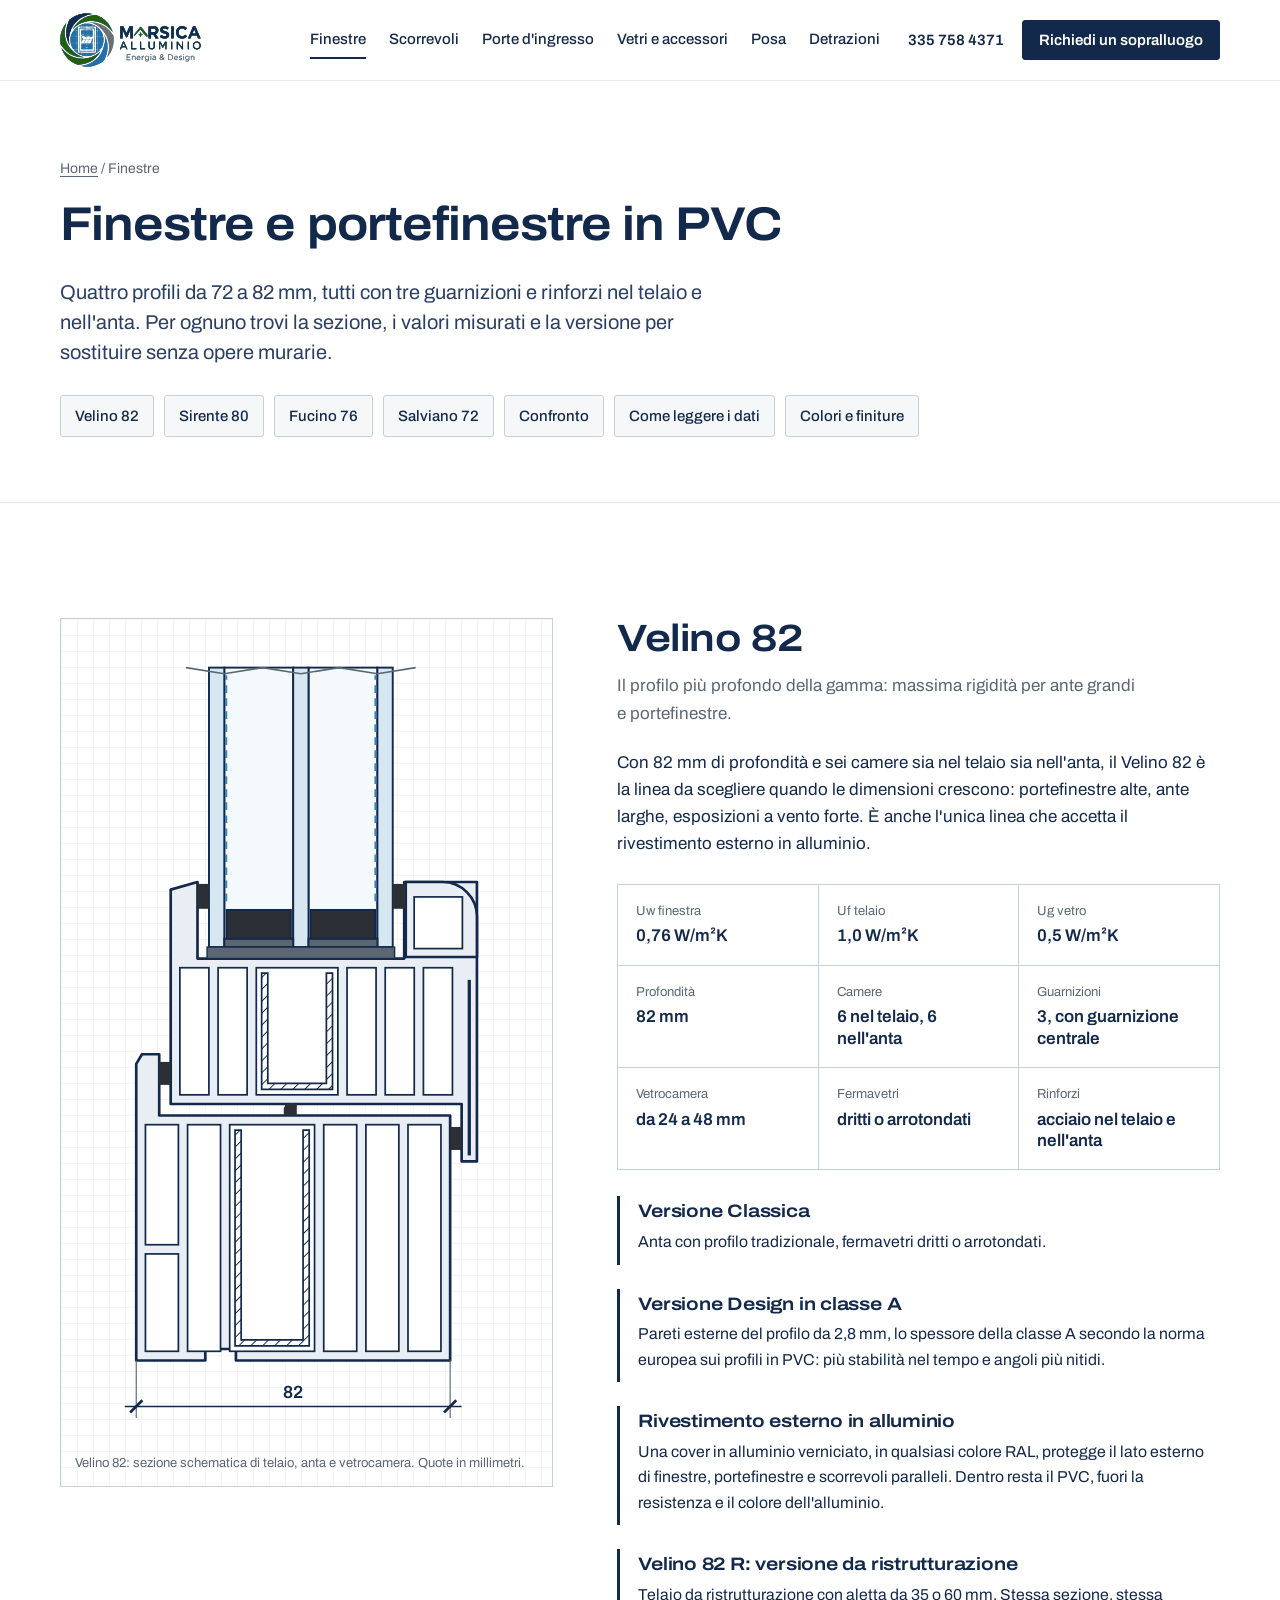
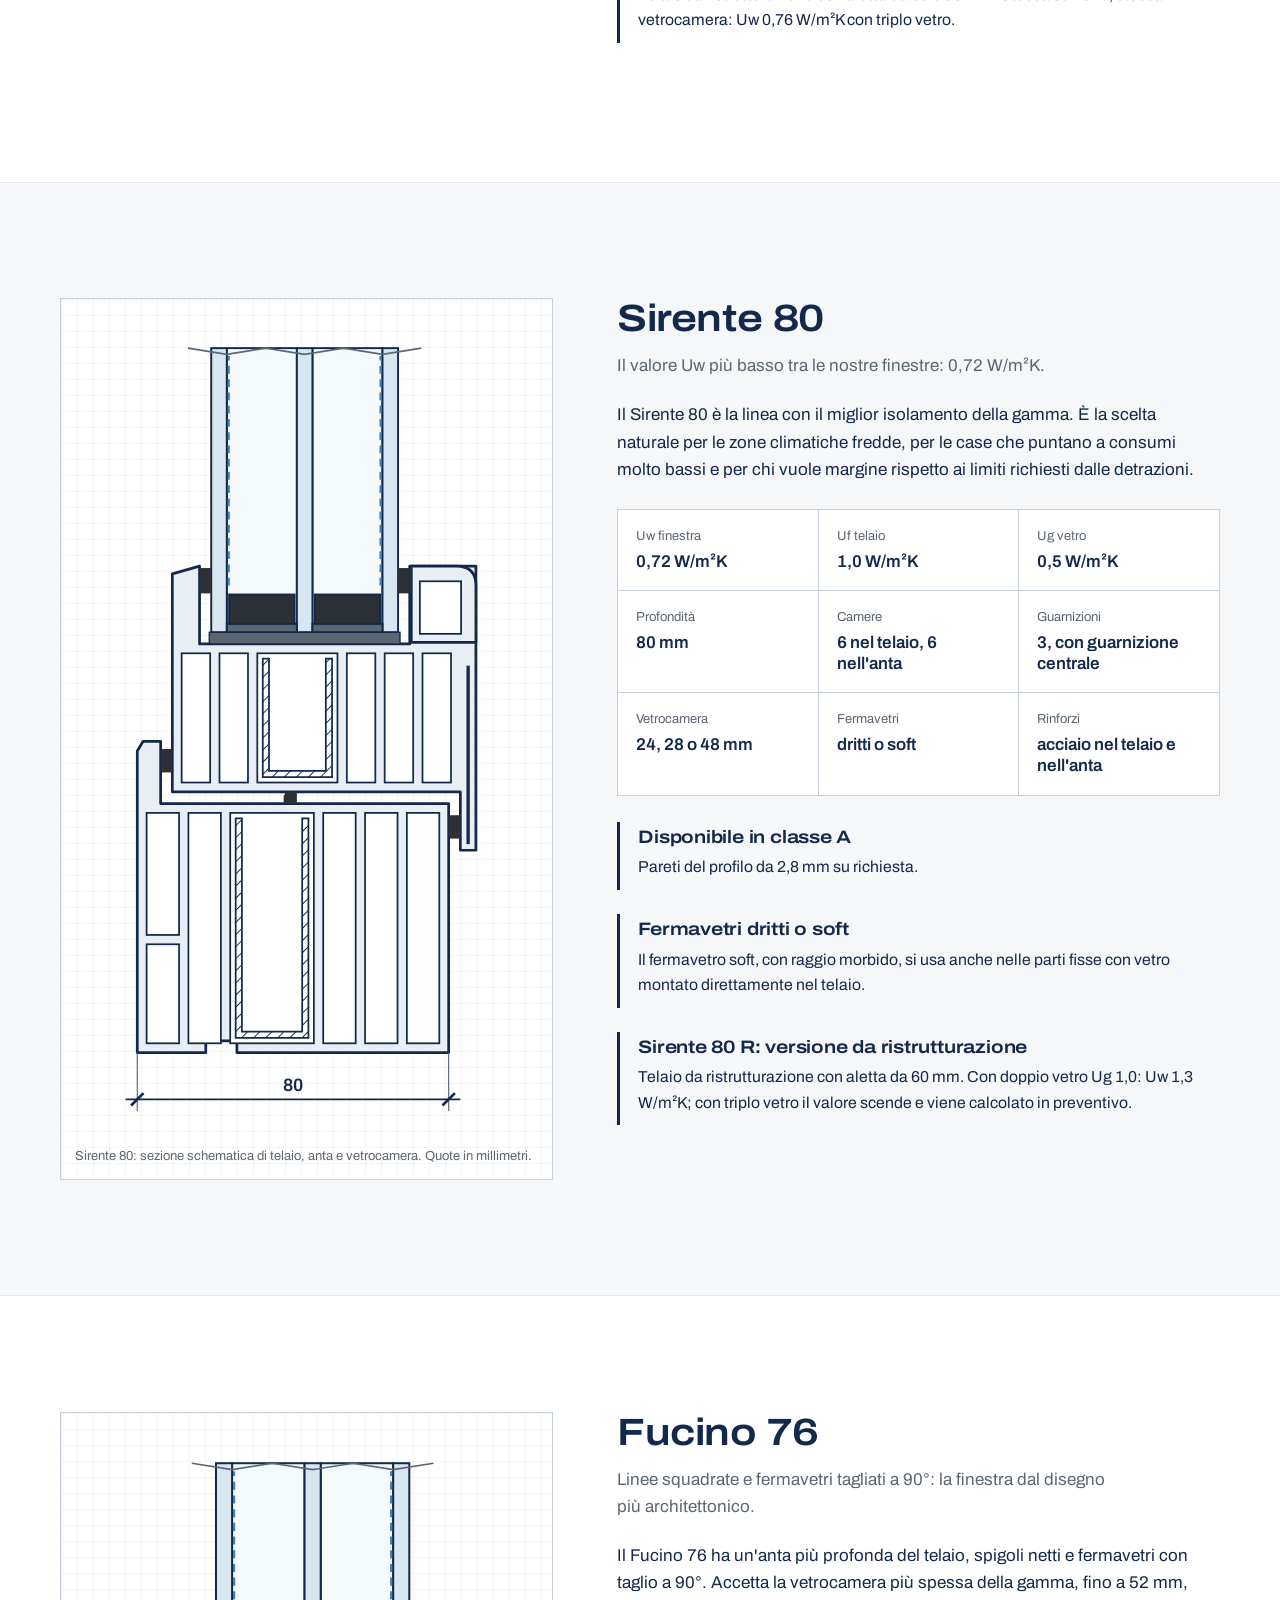
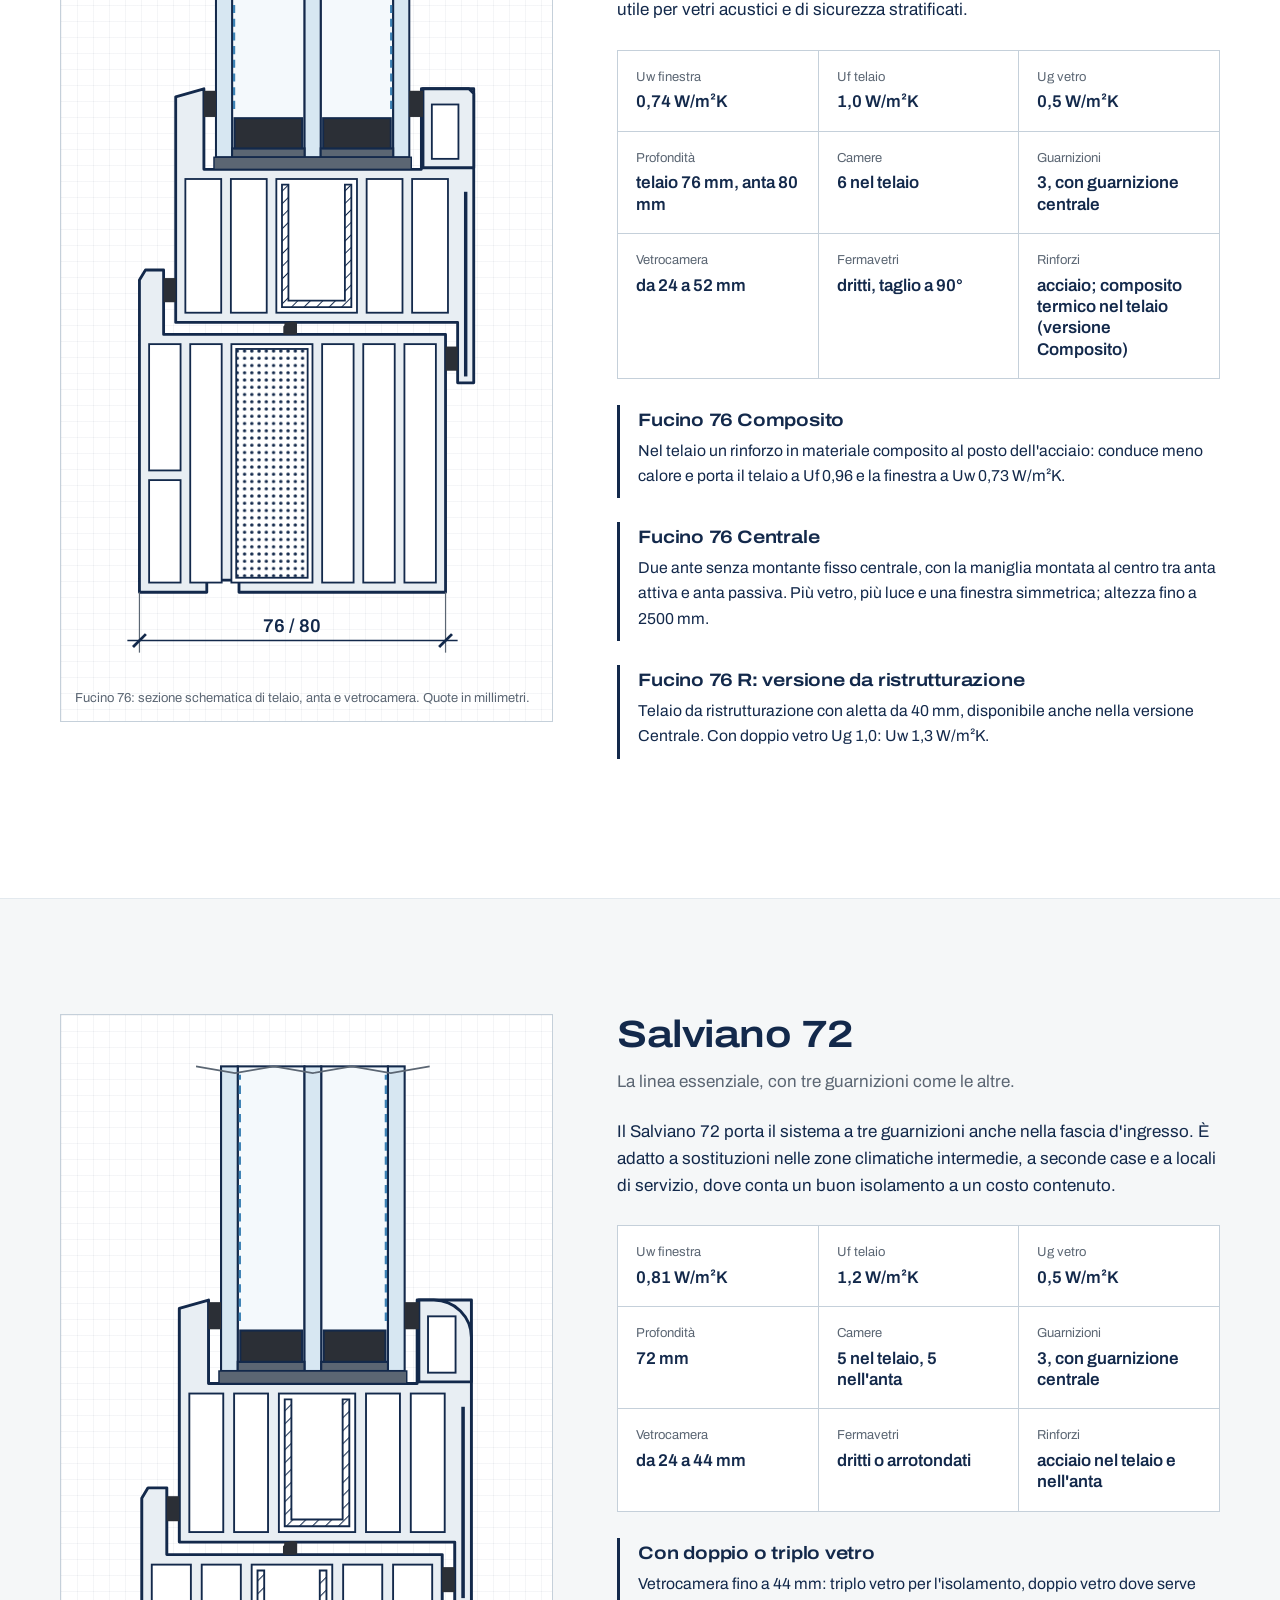
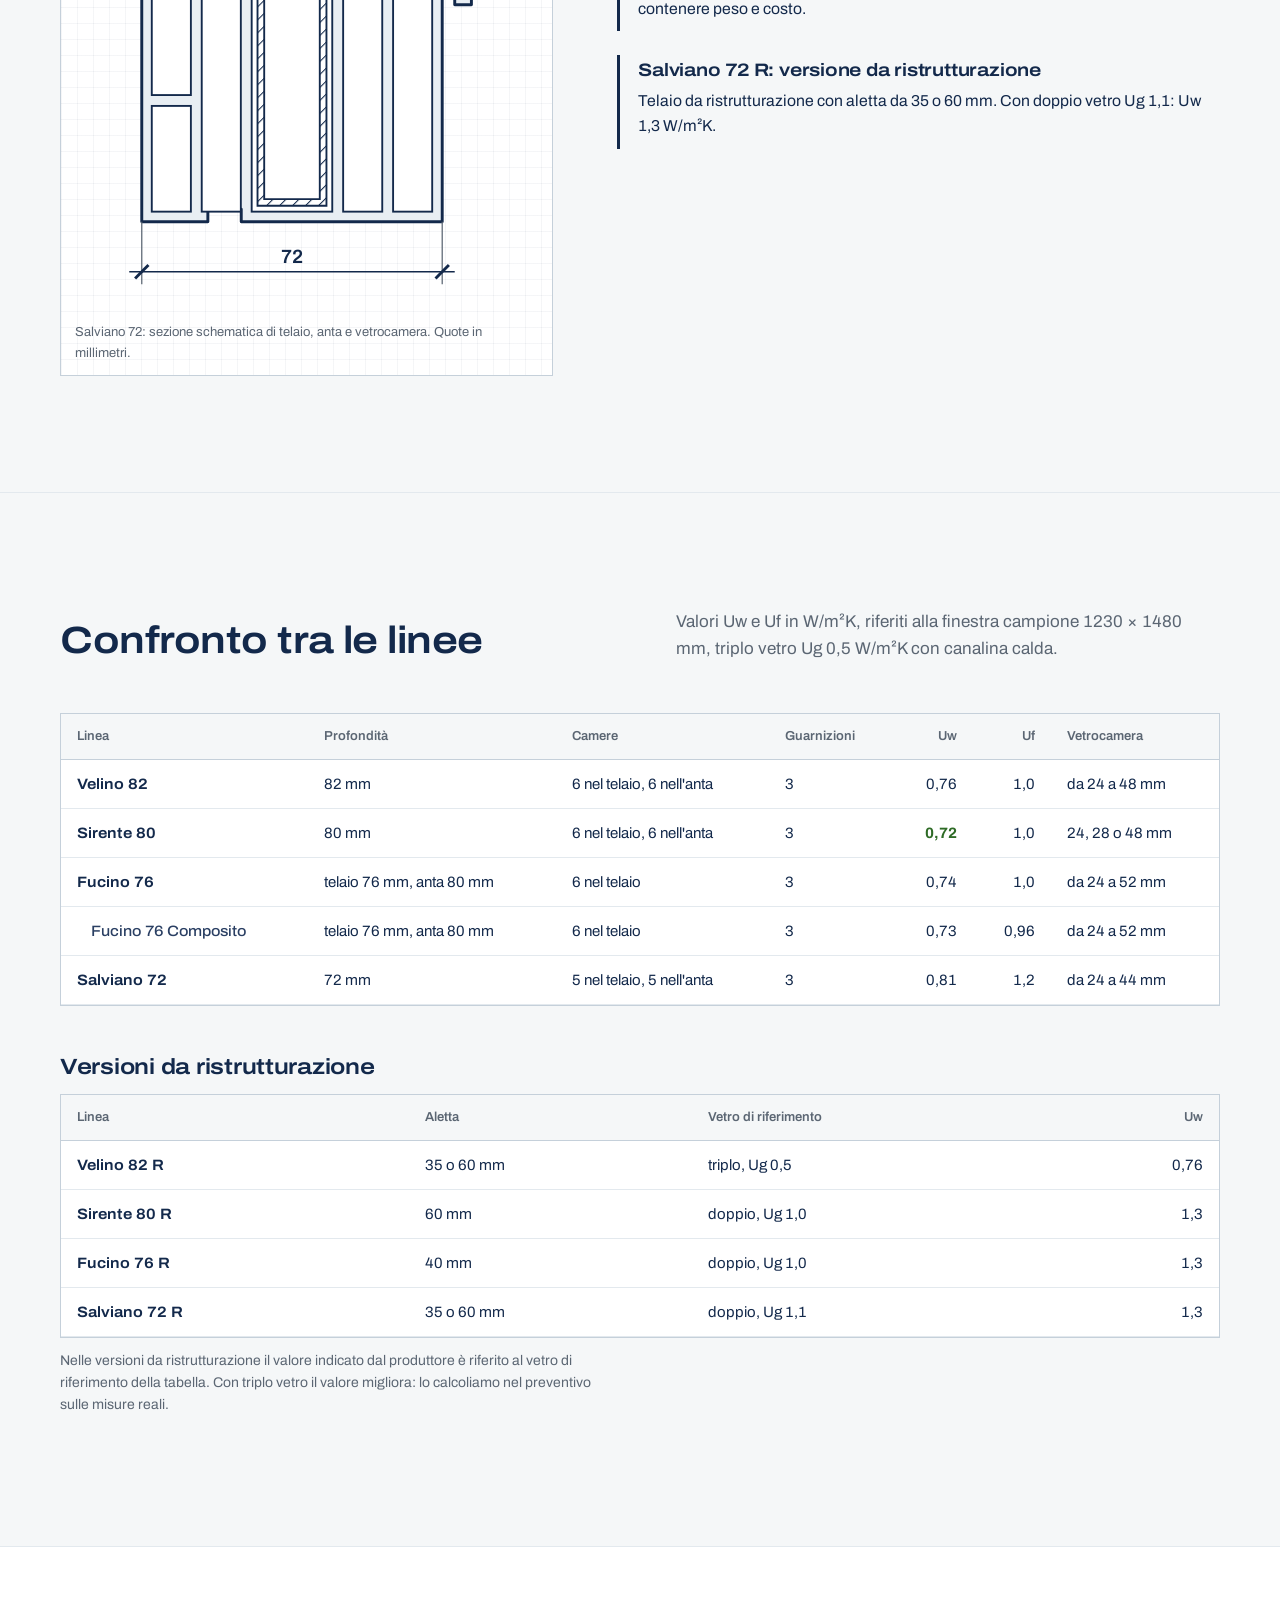
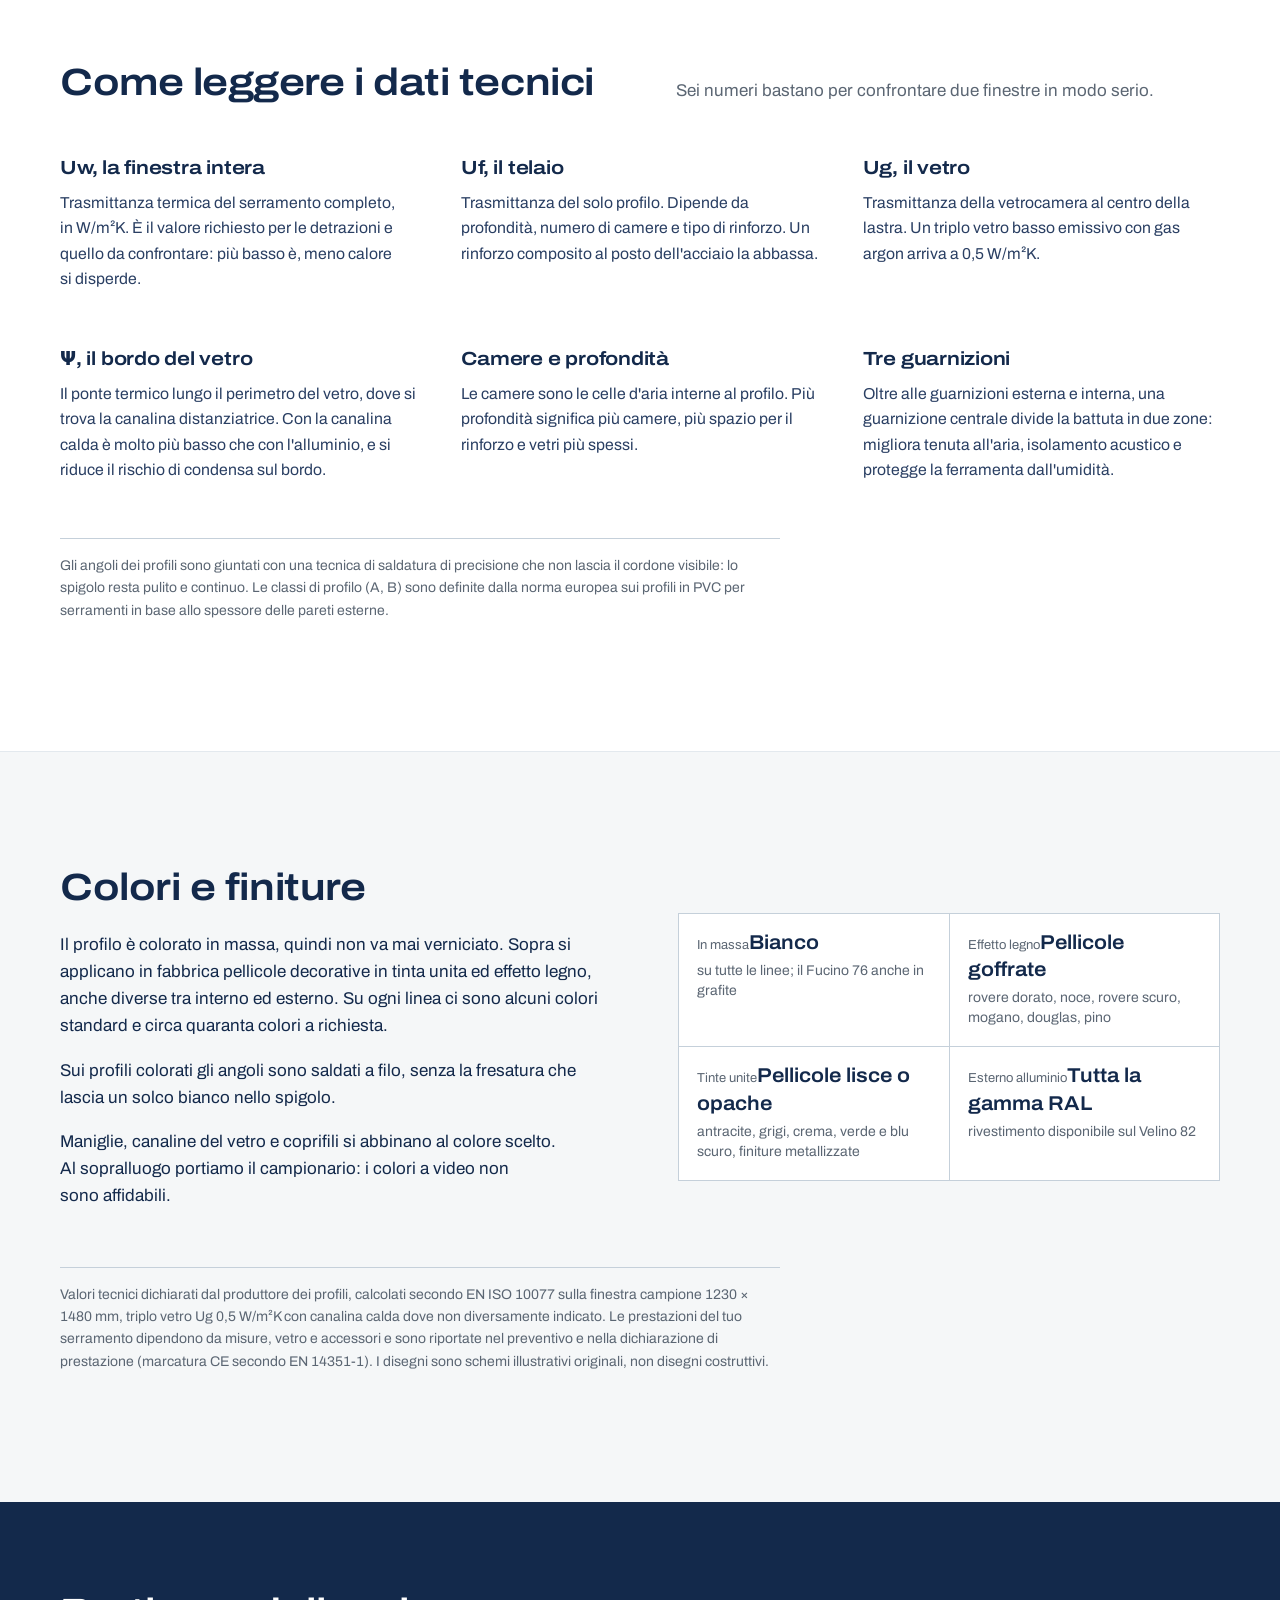
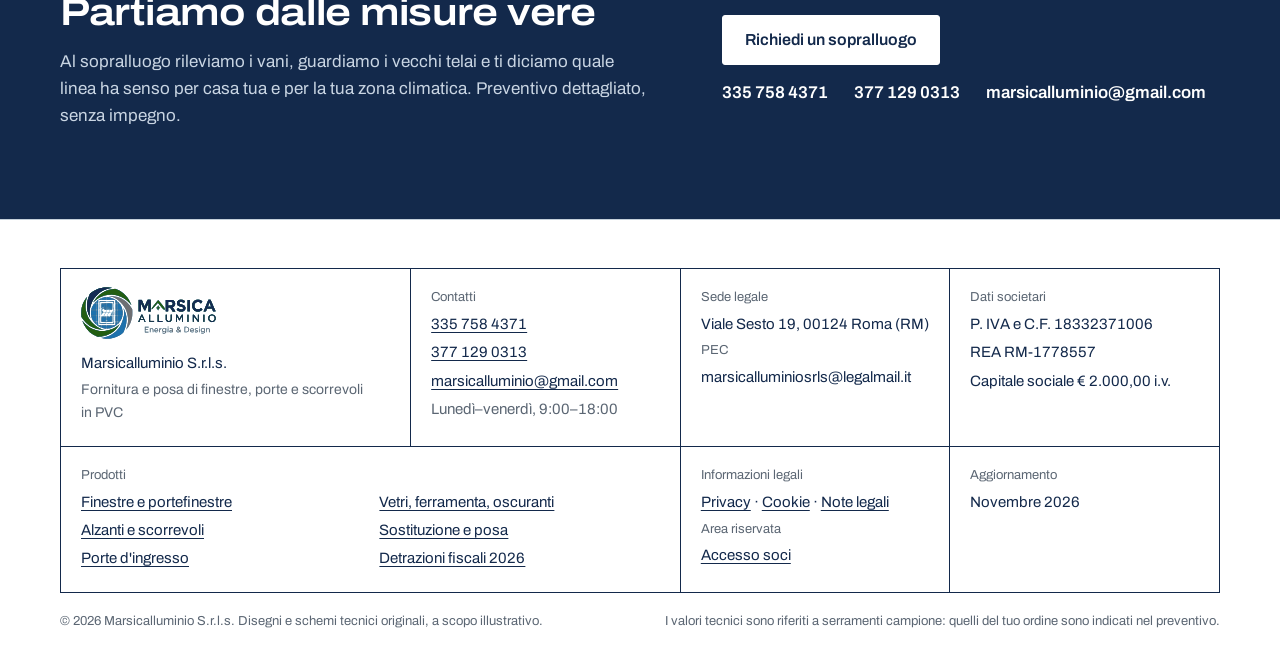
<file: finestre.html>
<!doctype html>
<html lang="it">
<head>
<meta charset="utf-8">
<meta name="viewport" content="width=device-width, initial-scale=1">
<title>Finestre in PVC: Velino 82, Sirente 80, Fucino 76, Salviano 72 · Marsicalluminio</title>
<meta name="description" content="Quattro linee di finestre in PVC da 72 a 82 mm con tre guarnizioni: sezioni, valori Uw, versioni da ristrutturazione, colori e finiture.">

<link rel="canonical" href="https://www.marsicalluminio.it/finestre.html">
<meta property="og:type" content="website">
<meta property="og:locale" content="it_IT">
<meta property="og:site_name" content="Marsicalluminio">
<meta property="og:title" content="Finestre in PVC: Velino 82, Sirente 80, Fucino 76, Salviano 72 · Marsicalluminio">
<meta property="og:description" content="Quattro linee di finestre in PVC da 72 a 82 mm con tre guarnizioni: sezioni, valori Uw, versioni da ristrutturazione, colori e finiture.">
<meta property="og:url" content="https://www.marsicalluminio.it/finestre.html">
<meta property="og:image" content="https://www.marsicalluminio.it/assets/img/og.png">
<meta name="theme-color" content="#13294b">
<link rel="icon" href="favicon.ico" sizes="32x32">
<link rel="icon" href="assets/img/icon-192.png" type="image/png" sizes="192x192">
<link rel="apple-touch-icon" href="assets/img/apple-touch-icon.png">
<link rel="manifest" href="site.webmanifest">
<link rel="preload" href="assets/fonts/archivo-var.woff2" as="font" type="font/woff2" crossorigin>
<link rel="stylesheet" href="assets/css/site.css">

</head>
<body>
<a class="skip" href="#main">Vai al contenuto</a>
<header class="site-head">
  <div class="wrap head-in">
    <a class="brand" href="./" aria-label="Marsicalluminio, pagina iniziale"><img src="assets/img/logo.svg" alt="Marsicalluminio — Energia &amp; Design" width="262" height="100"></a>
    <button class="menu-btn" type="button" aria-expanded="false" aria-controls="nav"><span aria-hidden="true"></span>Menu</button>
    <nav class="nav" id="nav" aria-label="Principale">
      <a href="finestre.html" aria-current="page">Finestre</a><a href="scorrevoli.html">Scorrevoli</a><a href="porte.html">Porte d'ingresso</a><a href="accessori.html">Vetri e accessori</a><a href="posa.html">Posa</a><a href="detrazioni.html">Detrazioni</a>
      <a class="btn" href="contatti.html">Richiedi un sopralluogo</a>
    </nav>
    <div class="head-cta">
      <a class="head-tel" href="tel:+393357584371">335 758 4371</a>
      <a class="btn sm" href="contatti.html">Richiedi un sopralluogo</a>
    </div>
  </div>
</header>
<main id="main">
<section class="page-head"><div class="wrap">
<p class="crumbs"><a href="./">Home</a> / Finestre</p>
<h1>Finestre e portefinestre in PVC</h1>
<p class="lead">Quattro profili da 72 a 82 mm, tutti con tre guarnizioni e rinforzi nel telaio e nell'anta. Per ognuno trovi la sezione, i valori misurati e la versione per sostituire senza opere murarie.</p><ul class="toc"><li><a href="#velino">Velino 82</a></li><li><a href="#sirente">Sirente 80</a></li><li><a href="#fucino">Fucino 76</a></li><li><a href="#salviano">Salviano 72</a></li><li><a href="#confronto">Confronto</a></li><li><a href="#dati">Come leggere i dati</a></li><li><a href="#finiture">Colori e finiture</a></li></ul>
</div></section><section class="product" id="velino" aria-labelledby="velino-t"><div class="wrap product-grid">
<figure class="sheet"><svg class="section section-velino mode-plain" viewBox="-16 -22 121 211" xmlns="http://www.w3.org/2000/svg" role="img" aria-label="Sezione schematica Velino 82"><style>.dimt{font:600 4.6px/1 Archivo,sans-serif;fill:#13294B}.side{font:500 4.4px/1 Archivo,sans-serif;fill:#5B6673}.cl{font:500 4.7px/1 Archivo,sans-serif;fill:#13294B}</style><defs><pattern id="hfvelino" width="2.2" height="2.2" patternUnits="userSpaceOnUse" patternTransform="rotate(45)"><line x1="0" y1="0" x2="0" y2="2.2" stroke="#13294B" stroke-width=".5"/></pattern><pattern id="dfvelino" width="1.8" height="1.8" patternUnits="userSpaceOnUse"><circle cx=".9" cy=".9" r=".42" fill="#13294B"/></pattern></defs><g class="solid" fill="#E8EEF3" stroke="#13294B" stroke-width=".7" stroke-linejoin="round"><polygon class="draw" points="0,167 18.04,167 18.04,164 26.04,164 26.04,167 82,167 82,103 6,103 6,87 1.5,87 0,89.5" /><polygon class="draw" points="9,100 85,100 85,115 89,115 89,42 70,42 70,62 16,62 16,42 9,44 9,100" /><path class="draw" d="M70.4,61.6 L89,61.6 L89,51 A9,9 0 0 0 80,42 L70.4,42 Z" /></g><g class="ch" fill="#fff" stroke="#13294B" stroke-width=".45"><rect class="draw" x="2.4" y="139.16" width="8.61" height="25.44" /><rect class="draw" x="2.4" y="105.4" width="8.61" height="31.36" /><rect class="draw" x="13.41" y="105.4" width="8.61" height="59.2" /><rect class="draw" x="24.41" y="105.4" width="22.17" height="59.2" /><rect class="draw" x="48.98" y="105.4" width="8.61" height="59.2" /><rect class="draw" x="59.99" y="105.4" width="8.61" height="59.2" /><rect class="draw" x="70.99" y="105.4" width="8.61" height="59.2" /><rect class="draw" x="11.4" y="64.4" width="7.58" height="33.2" /><rect class="draw" x="21.38" y="64.4" width="7.58" height="33.2" /><rect class="draw" x="31.36" y="64.4" width="21.31" height="33.2" /><rect class="draw" x="55.07" y="64.4" width="7.58" height="33.2" /><rect class="draw" x="65.04" y="64.4" width="7.58" height="33.2" /><rect class="draw" x="75.02" y="64.4" width="7.58" height="33.2" /><rect class="draw" x="86.8" y="67.8" width="0.4" height="45.4" /><rect class="draw" x="72.6" y="45.9" width="12.6" height="13.5" /></g><g class="reinf" fill="url(#hfvelino)" stroke="#13294B" stroke-width=".45"><polygon class="draw" points="25.81,106.8 25.81,163.2 45.18,163.2 45.18,106.8 43.58,106.8 43.58,161.6 27.41,161.6 27.41,106.8" /><polygon class="draw" points="32.76,65.8 32.76,96.2 51.27,96.2 51.27,65.8 49.67,65.8 49.67,94.6 34.36,94.6 34.36,65.8" /></g><g class="glass" stroke="#13294B" stroke-width=".5"><rect class="draw" x="23" y="-14" width="18" height="73" fill="#F4F9FC"/><rect class="draw" x="45" y="-14" width="18" height="73" fill="#F4F9FC"/><rect class="draw" x="19" y="-14" width="4" height="73" fill="#D7E7F2"/><rect class="draw" x="41" y="-14" width="4" height="73" fill="#D7E7F2"/><rect class="draw" x="63" y="-14" width="4" height="73" fill="#D7E7F2"/><rect class="draw" x="23" y="56.8" width="18" height="2.2" fill="#5B6673"/><rect class="draw spacer" x="23.6" y="49.3" width="16.8" height="7.5" fill="#2B2F36"/><rect class="draw" x="45" y="56.8" width="18" height="2.2" fill="#5B6673"/><rect class="draw spacer" x="45.6" y="49.3" width="16.8" height="7.5" fill="#2B2F36"/><line class="lowe" x1="23.5" y1="47" x2="23.5" y2="-12" stroke="#3C82B5" stroke-width=".55" stroke-dasharray="2 1.4"/><line class="lowe" x1="62.5" y1="47" x2="62.5" y2="-12" stroke="#3C82B5" stroke-width=".55" stroke-dasharray="2 1.4"/></g><rect class="draw" x="18.5" y="59" width="49" height="3" fill="#5B6673" stroke="#13294B" stroke-width=".35"/><g class="gasket" fill="#2B2F36" stroke="none"><path class="draw" d="M38.54,103 l0,-2 q1.6,-1.8 3.4,-1 l0,3 z" /><rect class="draw" x="38.84" y="100" width="2.6" height="3" /><rect class="draw" x="6" y="89" width="3" height="6" /><rect class="draw" x="82" y="106" width="3" height="6" /><rect class="draw" x="16" y="42.5" width="3" height="6.5" /><rect class="draw" x="67" y="42.5" width="3.4" height="6.5" /></g><path class="brk" d="M13,-14 L23,-12.4 L33,-14 L43,-12.4 L53,-14 L63,-12.4 L73,-14" fill="none" stroke="#5B6673" stroke-width=".4"/><line class="ext" x1="0" y1="167" x2="0" y2="182" stroke="#5B6673" stroke-width=".3"/><line class="ext" x1="82" y1="167" x2="82" y2="182" stroke="#5B6673" stroke-width=".3"/><line class="dim" x1="-3" y1="179" x2="85" y2="179" stroke="#13294B" stroke-width=".4"/><line class="tick" x1="-1.6" y1="180.6" x2="1.6" y2="177.4" stroke="#13294B" stroke-width=".7"/><line class="tick" x1="80.4" y1="180.6" x2="83.6" y2="177.4" stroke="#13294B" stroke-width=".7"/><text class="dimt" x="41" y="176.8" text-anchor="middle" >82</text></svg><figcaption>Velino 82: sezione schematica di telaio, anta e vetrocamera. Quote in millimetri.</figcaption></figure>
<div>
  <h2 id="velino-t">Velino 82</h2>
  <p class="tag">Il profilo più profondo della gamma: massima rigidità per ante grandi e portefinestre.</p>
  <p>Con 82 mm di profondità e sei camere sia nel telaio sia nell'anta, il Velino 82 è la linea da scegliere quando le dimensioni crescono: portefinestre alte, ante larghe, esposizioni a vento forte. È anche l'unica linea che accetta il rivestimento esterno in alluminio.</p>
  <dl class="titleblock">
    <div><dt>Uw finestra</dt><dd>0,76 W/m²K</dd></div>
    <div><dt>Uf telaio</dt><dd>1,0 W/m²K</dd></div>
    <div><dt>Ug vetro</dt><dd>0,5 W/m²K</dd></div>
    <div><dt>Profondità</dt><dd>82 mm</dd></div>
    <div><dt>Camere</dt><dd>6 nel telaio, 6 nell'anta</dd></div>
    <div><dt>Guarnizioni</dt><dd>3, con guarnizione centrale</dd></div>
    <div><dt>Vetrocamera</dt><dd>da 24 a 48 mm</dd></div>
    <div><dt>Fermavetri</dt><dd>dritti o arrotondati</dd></div>
    <div><dt>Rinforzi</dt><dd>acciaio nel telaio e nell'anta</dd></div>
  </dl>
  <div class="variant"><h3>Versione Classica</h3><p>Anta con profilo tradizionale, fermavetri dritti o arrotondati.</p></div><div class="variant"><h3>Versione Design in classe A</h3><p>Pareti esterne del profilo da 2,8 mm, lo spessore della classe A secondo la norma europea sui profili in PVC: più stabilità nel tempo e angoli più nitidi.</p></div><div class="variant"><h3>Rivestimento esterno in alluminio</h3><p>Una cover in alluminio verniciato, in qualsiasi colore RAL, protegge il lato esterno di finestre, portefinestre e scorrevoli paralleli. Dentro resta il PVC, fuori la resistenza e il colore dell'alluminio.</p></div>
  <div class="variant"><h3>Velino 82 R: versione da ristrutturazione</h3><p>Telaio da ristrutturazione con aletta da 35 o 60 mm. Stessa sezione, stessa vetrocamera: Uw 0,76 W/m²K con triplo vetro.</p></div>
</div></div></section><section class="product" id="sirente" aria-labelledby="sirente-t"><div class="wrap product-grid">
<figure class="sheet"><svg class="section section-sirente mode-plain" viewBox="-16 -22 119 211" xmlns="http://www.w3.org/2000/svg" role="img" aria-label="Sezione schematica Sirente 80"><style>.dimt{font:600 4.6px/1 Archivo,sans-serif;fill:#13294B}.side{font:500 4.4px/1 Archivo,sans-serif;fill:#5B6673}.cl{font:500 4.7px/1 Archivo,sans-serif;fill:#13294B}</style><defs><pattern id="hfsirente" width="2.2" height="2.2" patternUnits="userSpaceOnUse" patternTransform="rotate(45)"><line x1="0" y1="0" x2="0" y2="2.2" stroke="#13294B" stroke-width=".5"/></pattern><pattern id="dfsirente" width="1.8" height="1.8" patternUnits="userSpaceOnUse"><circle cx=".9" cy=".9" r=".42" fill="#13294B"/></pattern></defs><g class="solid" fill="#E8EEF3" stroke="#13294B" stroke-width=".7" stroke-linejoin="round"><polygon class="draw" points="0,167 17.6,167 17.6,164 25.6,164 25.6,167 80,167 80,103 6,103 6,87 1.5,87 0,89.5" /><polygon class="draw" points="9,100 83,100 83,115 87,115 87,42 70,42 70,62 16,62 16,42 9,44 9,100" /><path class="draw" d="M70.4,61.6 L87,61.6 L87,47 Q87,42 82,42 L70.4,42 Z" /></g><g class="ch" fill="#fff" stroke="#13294B" stroke-width=".45"><rect class="draw" x="2.4" y="139.16" width="8.34" height="25.44" /><rect class="draw" x="2.4" y="105.4" width="8.34" height="31.36" /><rect class="draw" x="13.14" y="105.4" width="8.34" height="59.2" /><rect class="draw" x="23.88" y="105.4" width="21.49" height="59.2" /><rect class="draw" x="47.77" y="105.4" width="8.34" height="59.2" /><rect class="draw" x="58.52" y="105.4" width="8.34" height="59.2" /><rect class="draw" x="69.26" y="105.4" width="8.34" height="59.2" /><rect class="draw" x="11.4" y="64.4" width="7.32" height="33.2" /><rect class="draw" x="21.12" y="64.4" width="7.32" height="33.2" /><rect class="draw" x="30.84" y="64.4" width="20.59" height="33.2" /><rect class="draw" x="53.84" y="64.4" width="7.32" height="33.2" /><rect class="draw" x="63.56" y="64.4" width="7.32" height="33.2" /><rect class="draw" x="73.28" y="64.4" width="7.32" height="33.2" /><rect class="draw" x="84.8" y="67.8" width="0.4" height="45.4" /><rect class="draw" x="72.6" y="45.9" width="10.6" height="13.5" /></g><g class="reinf" fill="url(#hfsirente)" stroke="#13294B" stroke-width=".45"><polygon class="draw" points="25.28,106.8 25.28,163.2 43.97,163.2 43.97,106.8 42.37,106.8 42.37,161.6 26.88,161.6 26.88,106.8" /><polygon class="draw" points="32.24,65.8 32.24,96.2 50.04,96.2 50.04,65.8 48.44,65.8 48.44,94.6 33.84,94.6 33.84,65.8" /></g><g class="glass" stroke="#13294B" stroke-width=".5"><rect class="draw" x="23" y="-14" width="18" height="73" fill="#F4F9FC"/><rect class="draw" x="45" y="-14" width="18" height="73" fill="#F4F9FC"/><rect class="draw" x="19" y="-14" width="4" height="73" fill="#D7E7F2"/><rect class="draw" x="41" y="-14" width="4" height="73" fill="#D7E7F2"/><rect class="draw" x="63" y="-14" width="4" height="73" fill="#D7E7F2"/><rect class="draw" x="23" y="56.8" width="18" height="2.2" fill="#5B6673"/><rect class="draw spacer" x="23.6" y="49.3" width="16.8" height="7.5" fill="#2B2F36"/><rect class="draw" x="45" y="56.8" width="18" height="2.2" fill="#5B6673"/><rect class="draw spacer" x="45.6" y="49.3" width="16.8" height="7.5" fill="#2B2F36"/><line class="lowe" x1="23.5" y1="47" x2="23.5" y2="-12" stroke="#3C82B5" stroke-width=".55" stroke-dasharray="2 1.4"/><line class="lowe" x1="62.5" y1="47" x2="62.5" y2="-12" stroke="#3C82B5" stroke-width=".55" stroke-dasharray="2 1.4"/></g><rect class="draw" x="18.5" y="59" width="49" height="3" fill="#5B6673" stroke="#13294B" stroke-width=".35"/><g class="gasket" fill="#2B2F36" stroke="none"><path class="draw" d="M37.6,103 l0,-2 q1.6,-1.8 3.4,-1 l0,3 z" /><rect class="draw" x="37.9" y="100" width="2.6" height="3" /><rect class="draw" x="6" y="89" width="3" height="6" /><rect class="draw" x="80" y="106" width="3" height="6" /><rect class="draw" x="16" y="42.5" width="3" height="6.5" /><rect class="draw" x="67" y="42.5" width="3.4" height="6.5" /></g><path class="brk" d="M13,-14 L23,-12.4 L33,-14 L43,-12.4 L53,-14 L63,-12.4 L73,-14" fill="none" stroke="#5B6673" stroke-width=".4"/><line class="ext" x1="0" y1="167" x2="0" y2="182" stroke="#5B6673" stroke-width=".3"/><line class="ext" x1="80" y1="167" x2="80" y2="182" stroke="#5B6673" stroke-width=".3"/><line class="dim" x1="-3" y1="179" x2="83" y2="179" stroke="#13294B" stroke-width=".4"/><line class="tick" x1="-1.6" y1="180.6" x2="1.6" y2="177.4" stroke="#13294B" stroke-width=".7"/><line class="tick" x1="78.4" y1="180.6" x2="81.6" y2="177.4" stroke="#13294B" stroke-width=".7"/><text class="dimt" x="40" y="176.8" text-anchor="middle" >80</text></svg><figcaption>Sirente 80: sezione schematica di telaio, anta e vetrocamera. Quote in millimetri.</figcaption></figure>
<div>
  <h2 id="sirente-t">Sirente 80</h2>
  <p class="tag">Il valore Uw più basso tra le nostre finestre: 0,72 W/m²K.</p>
  <p>Il Sirente 80 è la linea con il miglior isolamento della gamma. È la scelta naturale per le zone climatiche fredde, per le case che puntano a consumi molto bassi e per chi vuole margine rispetto ai limiti richiesti dalle detrazioni.</p>
  <dl class="titleblock">
    <div><dt>Uw finestra</dt><dd>0,72 W/m²K</dd></div>
    <div><dt>Uf telaio</dt><dd>1,0 W/m²K</dd></div>
    <div><dt>Ug vetro</dt><dd>0,5 W/m²K</dd></div>
    <div><dt>Profondità</dt><dd>80 mm</dd></div>
    <div><dt>Camere</dt><dd>6 nel telaio, 6 nell'anta</dd></div>
    <div><dt>Guarnizioni</dt><dd>3, con guarnizione centrale</dd></div>
    <div><dt>Vetrocamera</dt><dd>24, 28 o 48 mm</dd></div>
    <div><dt>Fermavetri</dt><dd>dritti o soft</dd></div>
    <div><dt>Rinforzi</dt><dd>acciaio nel telaio e nell'anta</dd></div>
  </dl>
  <div class="variant"><h3>Disponibile in classe A</h3><p>Pareti del profilo da 2,8 mm su richiesta.</p></div><div class="variant"><h3>Fermavetri dritti o soft</h3><p>Il fermavetro soft, con raggio morbido, si usa anche nelle parti fisse con vetro montato direttamente nel telaio.</p></div>
  <div class="variant"><h3>Sirente 80 R: versione da ristrutturazione</h3><p>Telaio da ristrutturazione con aletta da 60 mm. Con doppio vetro Ug 1,0: Uw 1,3 W/m²K; con triplo vetro il valore scende e viene calcolato in preventivo.</p></div>
</div></div></section><section class="product" id="fucino" aria-labelledby="fucino-t"><div class="wrap product-grid">
<figure class="sheet"><svg class="section section-fucino mode-plain" viewBox="-16 -22 115 211" xmlns="http://www.w3.org/2000/svg" role="img" aria-label="Sezione schematica Fucino 76"><style>.dimt{font:600 4.6px/1 Archivo,sans-serif;fill:#13294B}.side{font:500 4.4px/1 Archivo,sans-serif;fill:#5B6673}.cl{font:500 4.7px/1 Archivo,sans-serif;fill:#13294B}</style><defs><pattern id="hffucino" width="2.2" height="2.2" patternUnits="userSpaceOnUse" patternTransform="rotate(45)"><line x1="0" y1="0" x2="0" y2="2.2" stroke="#13294B" stroke-width=".5"/></pattern><pattern id="dffucino" width="1.8" height="1.8" patternUnits="userSpaceOnUse"><circle cx=".9" cy=".9" r=".42" fill="#13294B"/></pattern></defs><g class="solid" fill="#E8EEF3" stroke="#13294B" stroke-width=".7" stroke-linejoin="round"><polygon class="draw" points="0,167 16.72,167 16.72,164 24.72,164 24.72,167 76,167 76,103 6,103 6,87 1.5,87 0,89.5" /><polygon class="draw" points="9,100 79,100 79,115 83,115 83,42 70,42 70,62 16,62 16,42 9,44 9,100" /><path class="draw" d="M70.4,61.6 L83,61.6 L83,43.2 L81.8,42 L70.4,42 Z" /></g><g class="ch" fill="#fff" stroke="#13294B" stroke-width=".45"><rect class="draw" x="2.4" y="139.16" width="7.81" height="25.44" /><rect class="draw" x="2.4" y="105.4" width="7.81" height="31.36" /><rect class="draw" x="12.61" y="105.4" width="7.81" height="59.2" /><rect class="draw" x="22.83" y="105.4" width="20.13" height="59.2" /><rect class="draw" x="45.36" y="105.4" width="7.81" height="59.2" /><rect class="draw" x="55.57" y="105.4" width="7.81" height="59.2" /><rect class="draw" x="65.79" y="105.4" width="7.81" height="59.2" /><rect class="draw" x="11.4" y="64.4" width="8.9" height="33.2" /><rect class="draw" x="22.7" y="64.4" width="8.9" height="33.2" /><rect class="draw" x="33.99" y="64.4" width="20.02" height="33.2" /><rect class="draw" x="56.41" y="64.4" width="8.9" height="33.2" /><rect class="draw" x="67.7" y="64.4" width="8.9" height="33.2" /><rect class="draw" x="80.8" y="67.8" width="0.4" height="45.4" /><rect class="draw" x="72.6" y="45.9" width="6.6" height="13.5" /></g><g class="reinf" fill="url(#hffucino)" stroke="#13294B" stroke-width=".45"><rect class="draw" x="24.03" y="106.6" width="17.73" height="56.8" fill="url(#dffucino)"/><polygon class="draw" points="35.39,65.8 35.39,96.2 52.61,96.2 52.61,65.8 51.01,65.8 51.01,94.6 36.99,94.6 36.99,65.8" /></g><g class="glass" stroke="#13294B" stroke-width=".5"><rect class="draw" x="23" y="-14" width="18" height="73" fill="#F4F9FC"/><rect class="draw" x="45" y="-14" width="18" height="73" fill="#F4F9FC"/><rect class="draw" x="19" y="-14" width="4" height="73" fill="#D7E7F2"/><rect class="draw" x="41" y="-14" width="4" height="73" fill="#D7E7F2"/><rect class="draw" x="63" y="-14" width="4" height="73" fill="#D7E7F2"/><rect class="draw" x="23" y="56.8" width="18" height="2.2" fill="#5B6673"/><rect class="draw spacer" x="23.6" y="49.3" width="16.8" height="7.5" fill="#2B2F36"/><rect class="draw" x="45" y="56.8" width="18" height="2.2" fill="#5B6673"/><rect class="draw spacer" x="45.6" y="49.3" width="16.8" height="7.5" fill="#2B2F36"/><line class="lowe" x1="23.5" y1="47" x2="23.5" y2="-12" stroke="#3C82B5" stroke-width=".55" stroke-dasharray="2 1.4"/><line class="lowe" x1="62.5" y1="47" x2="62.5" y2="-12" stroke="#3C82B5" stroke-width=".55" stroke-dasharray="2 1.4"/></g><rect class="draw" x="18.5" y="59" width="49" height="3" fill="#5B6673" stroke="#13294B" stroke-width=".35"/><g class="gasket" fill="#2B2F36" stroke="none"><path class="draw" d="M35.72,103 l0,-2 q1.6,-1.8 3.4,-1 l0,3 z" /><rect class="draw" x="36.02" y="100" width="2.6" height="3" /><rect class="draw" x="6" y="89" width="3" height="6" /><rect class="draw" x="76" y="106" width="3" height="6" /><rect class="draw" x="16" y="42.5" width="3" height="6.5" /><rect class="draw" x="67" y="42.5" width="3.4" height="6.5" /></g><path class="brk" d="M13,-14 L23,-12.4 L33,-14 L43,-12.4 L53,-14 L63,-12.4 L73,-14" fill="none" stroke="#5B6673" stroke-width=".4"/><line class="ext" x1="0" y1="167" x2="0" y2="182" stroke="#5B6673" stroke-width=".3"/><line class="ext" x1="76" y1="167" x2="76" y2="182" stroke="#5B6673" stroke-width=".3"/><line class="dim" x1="-3" y1="179" x2="79" y2="179" stroke="#13294B" stroke-width=".4"/><line class="tick" x1="-1.6" y1="180.6" x2="1.6" y2="177.4" stroke="#13294B" stroke-width=".7"/><line class="tick" x1="74.4" y1="180.6" x2="77.6" y2="177.4" stroke="#13294B" stroke-width=".7"/><text class="dimt" x="38" y="176.8" text-anchor="middle" >76 / 80</text></svg><figcaption>Fucino 76: sezione schematica di telaio, anta e vetrocamera. Quote in millimetri.</figcaption></figure>
<div>
  <h2 id="fucino-t">Fucino 76</h2>
  <p class="tag">Linee squadrate e fermavetri tagliati a 90°: la finestra dal disegno più architettonico.</p>
  <p>Il Fucino 76 ha un'anta più profonda del telaio, spigoli netti e fermavetri con taglio a 90°. Accetta la vetrocamera più spessa della gamma, fino a 52 mm, utile per vetri acustici e di sicurezza stratificati.</p>
  <dl class="titleblock">
    <div><dt>Uw finestra</dt><dd>0,74 W/m²K</dd></div>
    <div><dt>Uf telaio</dt><dd>1,0 W/m²K</dd></div>
    <div><dt>Ug vetro</dt><dd>0,5 W/m²K</dd></div>
    <div><dt>Profondità</dt><dd>telaio 76 mm, anta 80 mm</dd></div>
    <div><dt>Camere</dt><dd>6 nel telaio</dd></div>
    <div><dt>Guarnizioni</dt><dd>3, con guarnizione centrale</dd></div>
    <div><dt>Vetrocamera</dt><dd>da 24 a 52 mm</dd></div>
    <div><dt>Fermavetri</dt><dd>dritti, taglio a 90°</dd></div>
    <div><dt>Rinforzi</dt><dd>acciaio; composito termico nel telaio (versione Composito)</dd></div>
  </dl>
  <div class="variant"><h3>Fucino 76 Composito</h3><p>Nel telaio un rinforzo in materiale composito al posto dell'acciaio: conduce meno calore e porta il telaio a Uf 0,96 e la finestra a Uw 0,73 W/m²K.</p></div><div class="variant"><h3>Fucino 76 Centrale</h3><p>Due ante senza montante fisso centrale, con la maniglia montata al centro tra anta attiva e anta passiva. Più vetro, più luce e una finestra simmetrica; altezza fino a 2500 mm.</p></div>
  <div class="variant"><h3>Fucino 76 R: versione da ristrutturazione</h3><p>Telaio da ristrutturazione con aletta da 40 mm, disponibile anche nella versione Centrale. Con doppio vetro Ug 1,0: Uw 1,3 W/m²K.</p></div>
</div></div></section><section class="product" id="salviano" aria-labelledby="salviano-t"><div class="wrap product-grid">
<figure class="sheet"><svg class="section section-salviano mode-plain" viewBox="-16 -22 111 211" xmlns="http://www.w3.org/2000/svg" role="img" aria-label="Sezione schematica Salviano 72"><style>.dimt{font:600 4.6px/1 Archivo,sans-serif;fill:#13294B}.side{font:500 4.4px/1 Archivo,sans-serif;fill:#5B6673}.cl{font:500 4.7px/1 Archivo,sans-serif;fill:#13294B}</style><defs><pattern id="hfsalviano" width="2.2" height="2.2" patternUnits="userSpaceOnUse" patternTransform="rotate(45)"><line x1="0" y1="0" x2="0" y2="2.2" stroke="#13294B" stroke-width=".5"/></pattern><pattern id="dfsalviano" width="1.8" height="1.8" patternUnits="userSpaceOnUse"><circle cx=".9" cy=".9" r=".42" fill="#13294B"/></pattern></defs><g class="solid" fill="#E8EEF3" stroke="#13294B" stroke-width=".7" stroke-linejoin="round"><polygon class="draw" points="0,167 15.84,167 15.84,164 23.84,164 23.84,167 72,167 72,103 6,103 6,87 1.5,87 0,89.5" /><polygon class="draw" points="9,100 75,100 75,115 79,115 79,42 66,42 66,62 16,62 16,42 9,44 9,100" /><path class="draw" d="M66.4,61.6 L79,61.6 L79,51 A9,9 0 0 0 70,42 L66.4,42 Z" /></g><g class="ch" fill="#fff" stroke="#13294B" stroke-width=".45"><rect class="draw" x="2.4" y="139.26" width="9.37" height="25.34" /><rect class="draw" x="2.4" y="105.4" width="9.37" height="31.26" /><rect class="draw" x="14.37" y="105.4" width="9.37" height="59.2" /><rect class="draw" x="26.34" y="105.4" width="19.31" height="59.2" /><rect class="draw" x="48.26" y="105.4" width="9.37" height="59.2" /><rect class="draw" x="60.23" y="105.4" width="9.37" height="59.2" /><rect class="draw" x="11.4" y="64.4" width="8.13" height="33.2" /><rect class="draw" x="22.13" y="64.4" width="8.13" height="33.2" /><rect class="draw" x="32.86" y="64.4" width="18.29" height="33.2" /><rect class="draw" x="53.74" y="64.4" width="8.13" height="33.2" /><rect class="draw" x="64.47" y="64.4" width="8.13" height="33.2" /><rect class="draw" x="76.8" y="67.8" width="0.4" height="45.4" /><rect class="draw" x="68.6" y="45.9" width="6.6" height="13.5" /></g><g class="reinf" fill="url(#hfsalviano)" stroke="#13294B" stroke-width=".45"><polygon class="draw" points="27.74,106.8 27.74,163.2 44.26,163.2 44.26,106.8 42.66,106.8 42.66,161.6 29.34,161.6 29.34,106.8" /><polygon class="draw" points="34.26,65.8 34.26,96.2 49.74,96.2 49.74,65.8 48.14,65.8 48.14,94.6 35.86,94.6 35.86,65.8" /></g><g class="glass" stroke="#13294B" stroke-width=".5"><rect class="draw" x="23" y="-14" width="16" height="73" fill="#F4F9FC"/><rect class="draw" x="43" y="-14" width="16" height="73" fill="#F4F9FC"/><rect class="draw" x="19" y="-14" width="4" height="73" fill="#D7E7F2"/><rect class="draw" x="39" y="-14" width="4" height="73" fill="#D7E7F2"/><rect class="draw" x="59" y="-14" width="4" height="73" fill="#D7E7F2"/><rect class="draw" x="23" y="56.8" width="16" height="2.2" fill="#5B6673"/><rect class="draw spacer" x="23.6" y="49.3" width="14.8" height="7.5" fill="#2B2F36"/><rect class="draw" x="43" y="56.8" width="16" height="2.2" fill="#5B6673"/><rect class="draw spacer" x="43.6" y="49.3" width="14.8" height="7.5" fill="#2B2F36"/><line class="lowe" x1="23.5" y1="47" x2="23.5" y2="-12" stroke="#3C82B5" stroke-width=".55" stroke-dasharray="2 1.4"/><line class="lowe" x1="58.5" y1="47" x2="58.5" y2="-12" stroke="#3C82B5" stroke-width=".55" stroke-dasharray="2 1.4"/></g><rect class="draw" x="18.5" y="59" width="45" height="3" fill="#5B6673" stroke="#13294B" stroke-width=".35"/><g class="gasket" fill="#2B2F36" stroke="none"><path class="draw" d="M33.84,103 l0,-2 q1.6,-1.8 3.4,-1 l0,3 z" /><rect class="draw" x="34.14" y="100" width="2.6" height="3" /><rect class="draw" x="6" y="89" width="3" height="6" /><rect class="draw" x="72" y="106" width="3" height="6" /><rect class="draw" x="16" y="42.5" width="3" height="6.5" /><rect class="draw" x="63" y="42.5" width="3.4" height="6.5" /></g><path class="brk" d="M13,-14 L22.33,-12.4 L31.67,-14 L41,-12.4 L50.33,-14 L59.67,-12.4 L69,-14" fill="none" stroke="#5B6673" stroke-width=".4"/><line class="ext" x1="0" y1="167" x2="0" y2="182" stroke="#5B6673" stroke-width=".3"/><line class="ext" x1="72" y1="167" x2="72" y2="182" stroke="#5B6673" stroke-width=".3"/><line class="dim" x1="-3" y1="179" x2="75" y2="179" stroke="#13294B" stroke-width=".4"/><line class="tick" x1="-1.6" y1="180.6" x2="1.6" y2="177.4" stroke="#13294B" stroke-width=".7"/><line class="tick" x1="70.4" y1="180.6" x2="73.6" y2="177.4" stroke="#13294B" stroke-width=".7"/><text class="dimt" x="36" y="176.8" text-anchor="middle" >72</text></svg><figcaption>Salviano 72: sezione schematica di telaio, anta e vetrocamera. Quote in millimetri.</figcaption></figure>
<div>
  <h2 id="salviano-t">Salviano 72</h2>
  <p class="tag">La linea essenziale, con tre guarnizioni come le altre.</p>
  <p>Il Salviano 72 porta il sistema a tre guarnizioni anche nella fascia d'ingresso. È adatto a sostituzioni nelle zone climatiche intermedie, a seconde case e a locali di servizio, dove conta un buon isolamento a un costo contenuto.</p>
  <dl class="titleblock">
    <div><dt>Uw finestra</dt><dd>0,81 W/m²K</dd></div>
    <div><dt>Uf telaio</dt><dd>1,2 W/m²K</dd></div>
    <div><dt>Ug vetro</dt><dd>0,5 W/m²K</dd></div>
    <div><dt>Profondità</dt><dd>72 mm</dd></div>
    <div><dt>Camere</dt><dd>5 nel telaio, 5 nell'anta</dd></div>
    <div><dt>Guarnizioni</dt><dd>3, con guarnizione centrale</dd></div>
    <div><dt>Vetrocamera</dt><dd>da 24 a 44 mm</dd></div>
    <div><dt>Fermavetri</dt><dd>dritti o arrotondati</dd></div>
    <div><dt>Rinforzi</dt><dd>acciaio nel telaio e nell'anta</dd></div>
  </dl>
  <div class="variant"><h3>Con doppio o triplo vetro</h3><p>Vetrocamera fino a 44 mm: triplo vetro per l'isolamento, doppio vetro dove serve contenere peso e costo.</p></div>
  <div class="variant"><h3>Salviano 72 R: versione da ristrutturazione</h3><p>Telaio da ristrutturazione con aletta da 35 o 60 mm. Con doppio vetro Ug 1,1: Uw 1,3 W/m²K.</p></div>
</div></div></section>
<section class="band" id="confronto" aria-labelledby="conf-t"><div class="wrap">
  <div class="band-head"><h2 id="conf-t">Confronto tra le linee</h2><p class="muted">Valori Uw e Uf in W/m²K, riferiti alla finestra campione 1230 × 1480 mm, triplo vetro Ug 0,5 W/m²K con canalina calda.</p></div>
  <div class="tablewrap"><table class="spec">
    <thead><tr><th scope=col>Linea</th><th scope=col>Profondità</th><th scope=col>Camere</th><th scope=col>Guarnizioni</th><th scope=col class=num>Uw</th><th scope=col class=num>Uf</th><th scope=col>Vetrocamera</th></tr></thead>
    <tbody><tr><th scope=row>Velino 82</th><td>82 mm</td><td>6 nel telaio, 6 nell'anta</td><td>3</td><td class="num">0,76</td><td class=num>1,0</td><td>da 24 a 48 mm</td></tr><tr><th scope=row>Sirente 80</th><td>80 mm</td><td>6 nel telaio, 6 nell'anta</td><td>3</td><td class="num best">0,72</td><td class=num>1,0</td><td>24, 28 o 48 mm</td></tr><tr><th scope=row>Fucino 76</th><td>telaio 76 mm, anta 80 mm</td><td>6 nel telaio</td><td>3</td><td class="num">0,74</td><td class=num>1,0</td><td>da 24 a 52 mm</td></tr><tr class=sub><th scope=row>Fucino 76 Composito</th><td>telaio 76 mm, anta 80 mm</td><td>6 nel telaio</td><td>3</td><td class=num>0,73</td><td class=num>0,96</td><td>da 24 a 52 mm</td></tr><tr><th scope=row>Salviano 72</th><td>72 mm</td><td>5 nel telaio, 5 nell'anta</td><td>3</td><td class="num">0,81</td><td class=num>1,2</td><td>da 24 a 44 mm</td></tr></tbody></table></div>
  <h3 style="margin-top:48px">Versioni da ristrutturazione</h3>
  <div class="tablewrap"><table class="spec" style="min-width:560px">
    <thead><tr><th scope=col>Linea</th><th scope=col>Aletta</th><th scope=col>Vetro di riferimento</th><th scope=col class=num>Uw</th></tr></thead>
    <tbody><tr><th scope=row>Velino 82 R</th><td>35 o 60 mm</td><td>triplo, Ug 0,5</td><td class=num>0,76</td></tr><tr><th scope=row>Sirente 80 R</th><td>60 mm</td><td>doppio, Ug 1,0</td><td class=num>1,3</td></tr><tr><th scope=row>Fucino 76 R</th><td>40 mm</td><td>doppio, Ug 1,0</td><td class=num>1,3</td></tr><tr><th scope=row>Salviano 72 R</th><td>35 o 60 mm</td><td>doppio, Ug 1,1</td><td class=num>1,3</td></tr></tbody></table></div>
  <p class="small muted" style="margin-top:12px">Nelle versioni da ristrutturazione il valore indicato dal produttore è riferito al vetro di riferimento della tabella. Con triplo vetro il valore migliora: lo calcoliamo nel preventivo sulle misure reali.</p>
</div></section>

<section class="band white" id="dati" aria-labelledby="dati-t"><div class="wrap">
  <div class="band-head"><h2 id="dati-t">Come leggere i dati tecnici</h2><p class="muted">Sei numeri bastano per confrontare due finestre in modo serio.</p></div>
  <div class="grid-3">
    <div class="item"><h3>Uw, la finestra intera</h3><p>Trasmittanza termica del serramento completo, in W/m²K. È il valore richiesto per le detrazioni e quello da confrontare: più basso è, meno calore si disperde.</p></div>
    <div class="item"><h3>Uf, il telaio</h3><p>Trasmittanza del solo profilo. Dipende da profondità, numero di camere e tipo di rinforzo. Un rinforzo composito al posto dell'acciaio la abbassa.</p></div>
    <div class="item"><h3>Ug, il vetro</h3><p>Trasmittanza della vetrocamera al centro della lastra. Un triplo vetro basso emissivo con gas argon arriva a 0,5 W/m²K.</p></div>
    <div class="item"><h3>Ψ, il bordo del vetro</h3><p>Il ponte termico lungo il perimetro del vetro, dove si trova la canalina distanziatrice. Con la canalina calda è molto più basso che con l'alluminio, e si riduce il rischio di condensa sul bordo.</p></div>
    <div class="item"><h3>Camere e profondità</h3><p>Le camere sono le celle d'aria interne al profilo. Più profondità significa più camere, più spazio per il rinforzo e vetri più spessi.</p></div>
    <div class="item"><h3>Tre guarnizioni</h3><p>Oltre alle guarnizioni esterna e interna, una guarnizione centrale divide la battuta in due zone: migliora tenuta all'aria, isolamento acustico e protegge la ferramenta dall'umidità.</p></div>
  </div>
  <div class="note"><p>Gli angoli dei profili sono giuntati con una tecnica di saldatura di precisione che non lascia il cordone visibile: lo spigolo resta pulito e continuo. Le classi di profilo (A, B) sono definite dalla norma europea sui profili in PVC per serramenti in base allo spessore delle pareti esterne.</p></div>
</div></section>

<section class="band" id="finiture" aria-labelledby="fin-t"><div class="wrap split">
  <div>
    <h2 id="fin-t">Colori e finiture</h2>
    <p>Il profilo è colorato in massa, quindi non va mai verniciato. Sopra si applicano in fabbrica pellicole decorative in tinta unita ed effetto legno, anche diverse tra interno ed esterno. Su ogni linea ci sono alcuni colori standard e circa quaranta colori a richiesta.</p>
    <p>Sui profili colorati gli angoli sono saldati a filo, senza la fresatura che lascia un solco bianco nello spigolo.</p>
    <p>Maniglie, canaline del vetro e coprifili si abbinano al colore scelto. Al sopralluogo portiamo il campionario: i colori a video non sono affidabili.</p>
  </div>
  <div class="titleblock collapse" style="--cols:2">
    <div><span class="k">In massa</span><span class="v">Bianco</span><span class="n">su tutte le linee; il Fucino 76 anche in grafite</span></div>
    <div><span class="k">Effetto legno</span><span class="v">Pellicole goffrate</span><span class="n">rovere dorato, noce, rovere scuro, mogano, douglas, pino</span></div>
    <div><span class="k">Tinte unite</span><span class="v">Pellicole lisce o opache</span><span class="n">antracite, grigi, crema, verde e blu scuro, finiture metallizzate</span></div>
    <div><span class="k">Esterno alluminio</span><span class="v">Tutta la gamma RAL</span><span class="n">rivestimento disponibile sul Velino 82</span></div>
  </div>
</div>
<div class="wrap"><div class="note"><p>Valori tecnici dichiarati dal produttore dei profili, calcolati secondo EN ISO 10077 sulla finestra campione 1230 × 1480 mm, triplo vetro Ug 0,5 W/m²K con canalina calda dove non diversamente indicato. Le prestazioni del tuo serramento dipendono da misure, vetro e accessori e sono riportate nel preventivo e nella dichiarazione di prestazione (marcatura CE secondo EN 14351-1). I disegni sono schemi illustrativi originali, non disegni costruttivi.</p></div></div>
</section>
</main>
<section class="cta-band" aria-labelledby="cta-t">
  <div class="wrap cta-in">
    <div>
      <h2 id="cta-t">Partiamo dalle misure vere</h2>
      <p>Al sopralluogo rileviamo i vani, guardiamo i vecchi telai e ti diciamo quale linea ha senso per casa tua e per la tua zona climatica. Preventivo dettagliato, senza impegno.</p>
    </div>
    <div class="cta-actions">
      <a class="btn" href="contatti.html">Richiedi un sopralluogo</a>
      <div class="tels">
        <a href="tel:+393357584371">335 758 4371</a>
        <a href="tel:+393771290313">377 129 0313</a>
        <a href="mailto:marsicalluminio@gmail.com">marsicalluminio@gmail.com</a>
      </div>
    </div>
  </div>
</section>

<footer class="site-foot">
  <div class="wrap">
    <div class="foot-block">
      <div class="logo">
        <img src="assets/img/logo.svg" alt="Marsicalluminio" width="136" height="52" loading="lazy">
        <p>Marsicalluminio S.r.l.s.</p>
        <p class="muted small">Fornitura e posa di finestre, porte e scorrevoli in PVC</p>
      </div>
      <div>
        <span class="k">Contatti</span>
        <p><a href="tel:+393357584371">335 758 4371</a></p>
        <p><a href="tel:+393771290313">377 129 0313</a></p>
        <p><a href="mailto:marsicalluminio@gmail.com">marsicalluminio@gmail.com</a></p>
        <p class="muted">Lunedì–venerdì, 9:00–18:00</p>
      </div>
      <div>
        <span class="k">Sede legale</span>
        <p>Viale Sesto 19, 00124 Roma (RM)</p>
        <span class="k">PEC</span>
        <p>marsicalluminiosrls@legalmail.it</p>
      </div>
      <div>
        <span class="k">Dati societari</span>
        <p>P. IVA e C.F. 18332371006</p>
        <p>REA RM-1778557</p>
        <p>Capitale sociale € 2.000,00 i.v.</p>
      </div>
      <div class="wide">
        <span class="k">Prodotti</span>
        <ul>
          <li><a href="finestre.html">Finestre e portefinestre</a></li>
          <li><a href="scorrevoli.html">Alzanti e scorrevoli</a></li>
          <li><a href="porte.html">Porte d'ingresso</a></li>
          <li><a href="accessori.html">Vetri, ferramenta, oscuranti</a></li>
          <li><a href="posa.html">Sostituzione e posa</a></li>
          <li><a href="detrazioni.html">Detrazioni fiscali 2026</a></li>
        </ul>
      </div>
      <div>
        <span class="k">Informazioni legali</span>
        <p><a href="privacy.html">Privacy</a> · <a href="cookie.html">Cookie</a> · <a href="note-legali.html">Note legali</a></p>
        <span class="k">Area riservata</span>
        <p><a href="https://marsicalluminio.eu.pythonanywhere.com" rel="nofollow">Accesso soci</a></p>
      </div>
      <div>
        <span class="k">Aggiornamento</span>
        <p>Novembre 2026</p>
      </div>
    </div>
    <div class="foot-legal">
      <span>© 2026 Marsicalluminio S.r.l.s. Disegni e schemi tecnici originali, a scopo illustrativo.</span>
      <span>I valori tecnici sono riferiti a serramenti campione: quelli del tuo ordine sono indicati nel preventivo.</span>
    </div>
  </div>
</footer>
<div class="quickbar" aria-label="Contatto rapido">
  <a class="btn ghost" href="tel:+393357584371">Chiama</a>
  <a class="btn" href="contatti.html">Sopralluogo</a>
</div>
<script src="assets/js/site.js" defer></script>
</body>
</html>
</file>
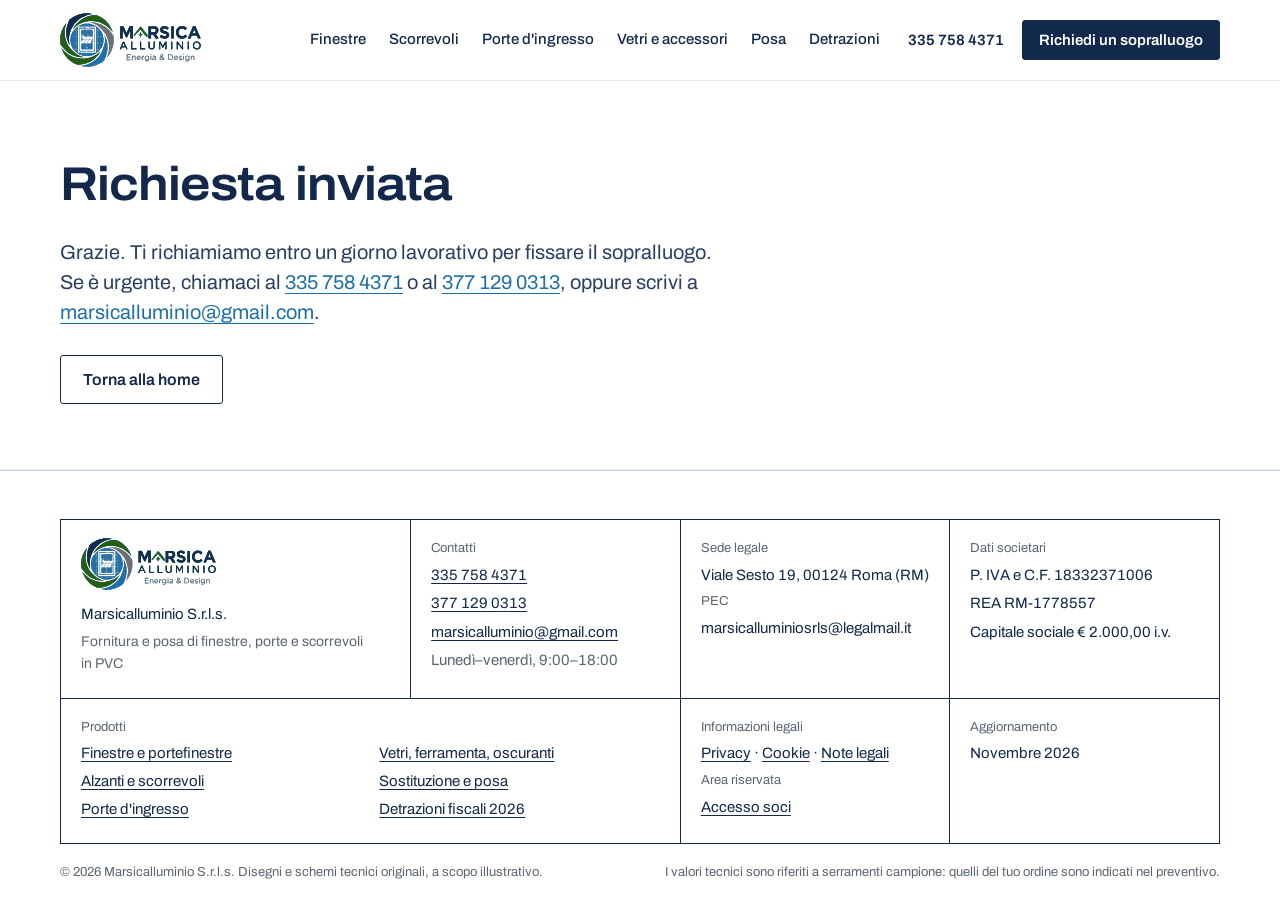
<file: grazie.html>
<!doctype html>
<html lang="it">
<head>
<meta charset="utf-8">
<meta name="viewport" content="width=device-width, initial-scale=1">
<title>Richiesta inviata · Marsicalluminio</title>
<meta name="description" content="Richiesta inviata.">
<meta name="robots" content="noindex">
<link rel="canonical" href="https://www.marsicalluminio.it/grazie.html">
<meta property="og:type" content="website">
<meta property="og:locale" content="it_IT">
<meta property="og:site_name" content="Marsicalluminio">
<meta property="og:title" content="Richiesta inviata · Marsicalluminio">
<meta property="og:description" content="Richiesta inviata.">
<meta property="og:url" content="https://www.marsicalluminio.it/grazie.html">
<meta property="og:image" content="https://www.marsicalluminio.it/assets/img/og.png">
<meta name="theme-color" content="#13294b">
<link rel="icon" href="favicon.ico" sizes="32x32">
<link rel="icon" href="assets/img/icon-192.png" type="image/png" sizes="192x192">
<link rel="apple-touch-icon" href="assets/img/apple-touch-icon.png">
<link rel="manifest" href="site.webmanifest">
<link rel="preload" href="assets/fonts/archivo-var.woff2" as="font" type="font/woff2" crossorigin>
<link rel="stylesheet" href="assets/css/site.css">

</head>
<body>
<a class="skip" href="#main">Vai al contenuto</a>
<header class="site-head">
  <div class="wrap head-in">
    <a class="brand" href="./" aria-label="Marsicalluminio, pagina iniziale"><img src="assets/img/logo.svg" alt="Marsicalluminio — Energia &amp; Design" width="262" height="100"></a>
    <button class="menu-btn" type="button" aria-expanded="false" aria-controls="nav"><span aria-hidden="true"></span>Menu</button>
    <nav class="nav" id="nav" aria-label="Principale">
      <a href="finestre.html">Finestre</a><a href="scorrevoli.html">Scorrevoli</a><a href="porte.html">Porte d'ingresso</a><a href="accessori.html">Vetri e accessori</a><a href="posa.html">Posa</a><a href="detrazioni.html">Detrazioni</a>
      <a class="btn" href="contatti.html">Richiedi un sopralluogo</a>
    </nav>
    <div class="head-cta">
      <a class="head-tel" href="tel:+393357584371">335 758 4371</a>
      <a class="btn sm" href="contatti.html">Richiedi un sopralluogo</a>
    </div>
  </div>
</header>
<main id="main">
<section class="page-head"><div class="wrap">
<h1>Richiesta inviata</h1>
<p class="lead">Grazie. Ti richiamiamo entro un giorno lavorativo per fissare il sopralluogo. Se è urgente, chiamaci al <a href="tel:+393357584371">335 758 4371</a> o al <a href="tel:+393771290313">377 129 0313</a>, oppure scrivi a <a href="mailto:marsicalluminio@gmail.com">marsicalluminio@gmail.com</a>.</p>
<p style="margin-top:28px"><a class="btn ghost" href="./">Torna alla home</a></p>
</div></section></main>

<footer class="site-foot">
  <div class="wrap">
    <div class="foot-block">
      <div class="logo">
        <img src="assets/img/logo.svg" alt="Marsicalluminio" width="136" height="52" loading="lazy">
        <p>Marsicalluminio S.r.l.s.</p>
        <p class="muted small">Fornitura e posa di finestre, porte e scorrevoli in PVC</p>
      </div>
      <div>
        <span class="k">Contatti</span>
        <p><a href="tel:+393357584371">335 758 4371</a></p>
        <p><a href="tel:+393771290313">377 129 0313</a></p>
        <p><a href="mailto:marsicalluminio@gmail.com">marsicalluminio@gmail.com</a></p>
        <p class="muted">Lunedì–venerdì, 9:00–18:00</p>
      </div>
      <div>
        <span class="k">Sede legale</span>
        <p>Viale Sesto 19, 00124 Roma (RM)</p>
        <span class="k">PEC</span>
        <p>marsicalluminiosrls@legalmail.it</p>
      </div>
      <div>
        <span class="k">Dati societari</span>
        <p>P. IVA e C.F. 18332371006</p>
        <p>REA RM-1778557</p>
        <p>Capitale sociale € 2.000,00 i.v.</p>
      </div>
      <div class="wide">
        <span class="k">Prodotti</span>
        <ul>
          <li><a href="finestre.html">Finestre e portefinestre</a></li>
          <li><a href="scorrevoli.html">Alzanti e scorrevoli</a></li>
          <li><a href="porte.html">Porte d'ingresso</a></li>
          <li><a href="accessori.html">Vetri, ferramenta, oscuranti</a></li>
          <li><a href="posa.html">Sostituzione e posa</a></li>
          <li><a href="detrazioni.html">Detrazioni fiscali 2026</a></li>
        </ul>
      </div>
      <div>
        <span class="k">Informazioni legali</span>
        <p><a href="privacy.html">Privacy</a> · <a href="cookie.html">Cookie</a> · <a href="note-legali.html">Note legali</a></p>
        <span class="k">Area riservata</span>
        <p><a href="https://marsicalluminio.eu.pythonanywhere.com" rel="nofollow">Accesso soci</a></p>
      </div>
      <div>
        <span class="k">Aggiornamento</span>
        <p>Novembre 2026</p>
      </div>
    </div>
    <div class="foot-legal">
      <span>© 2026 Marsicalluminio S.r.l.s. Disegni e schemi tecnici originali, a scopo illustrativo.</span>
      <span>I valori tecnici sono riferiti a serramenti campione: quelli del tuo ordine sono indicati nel preventivo.</span>
    </div>
  </div>
</footer>
<div class="quickbar" aria-label="Contatto rapido">
  <a class="btn ghost" href="tel:+393357584371">Chiama</a>
  <a class="btn" href="contatti.html">Sopralluogo</a>
</div>
<script src="assets/js/site.js" defer></script>
</body>
</html>
</file>
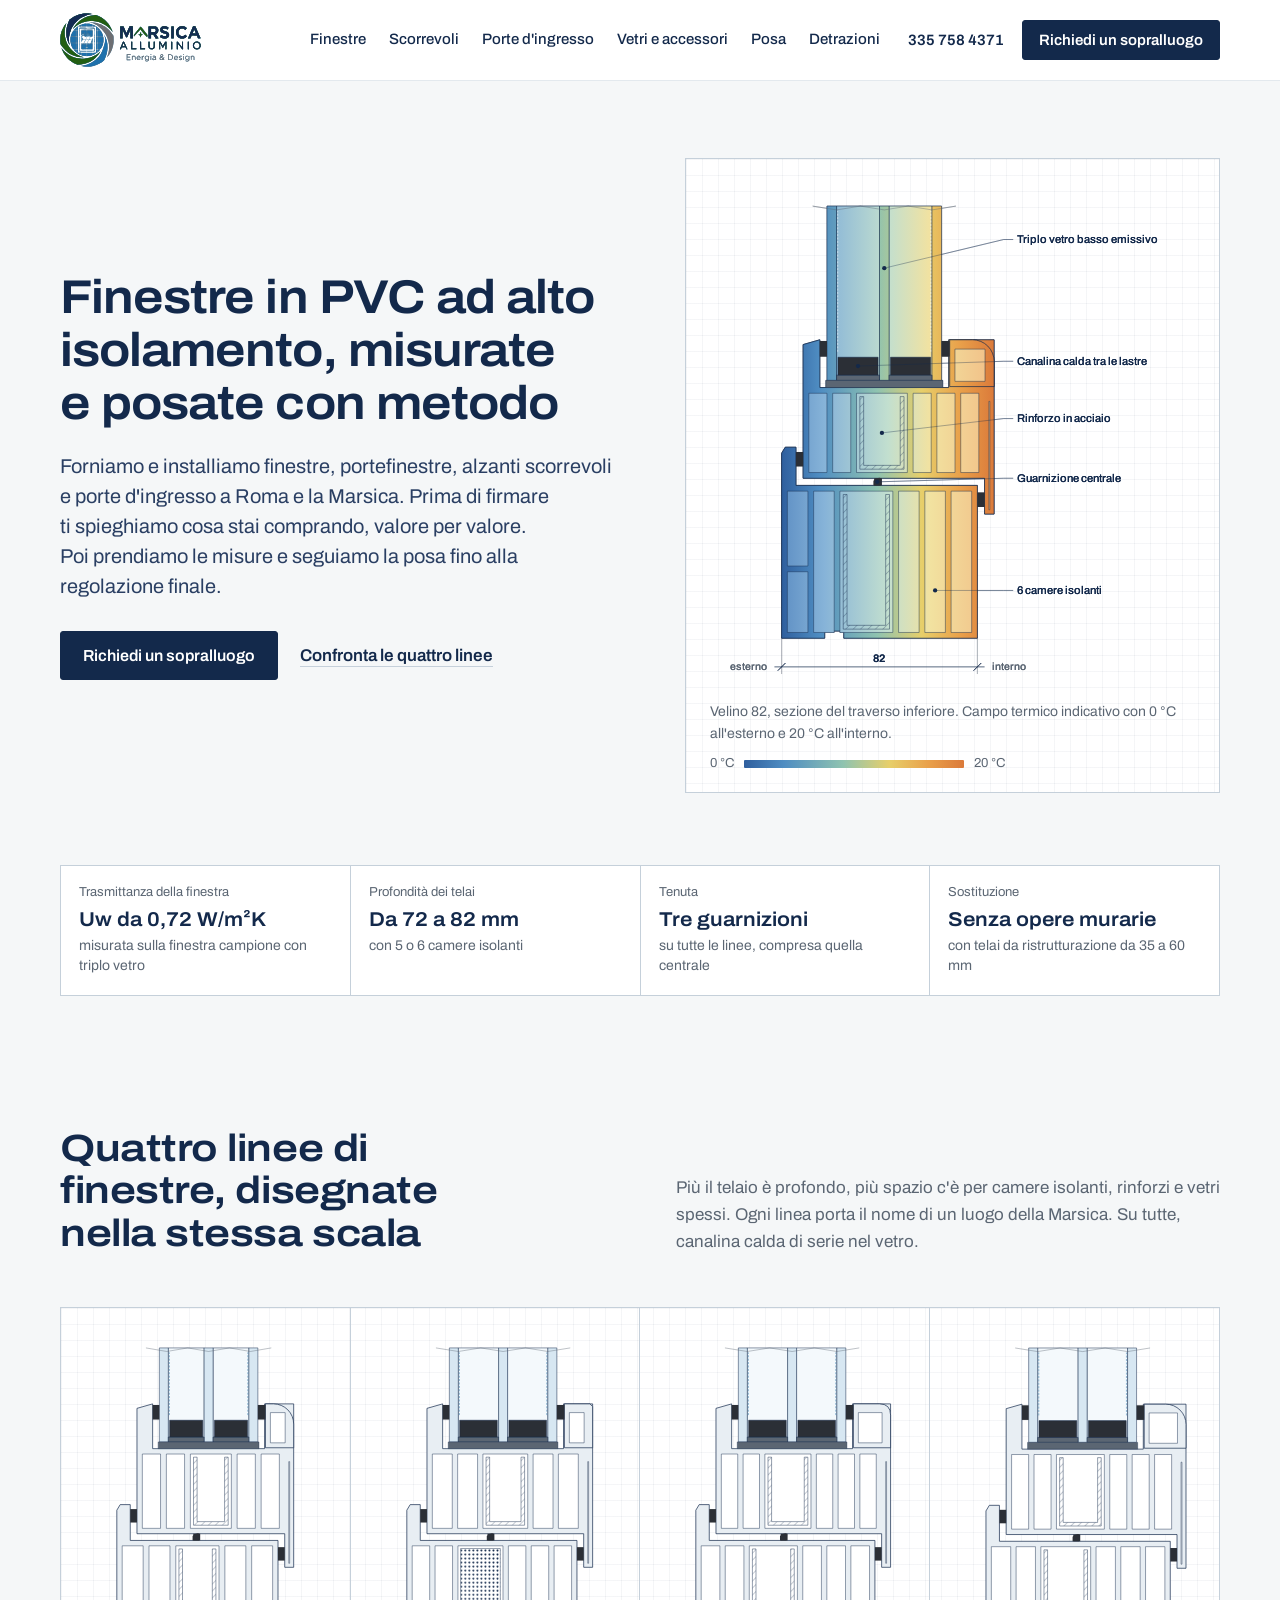
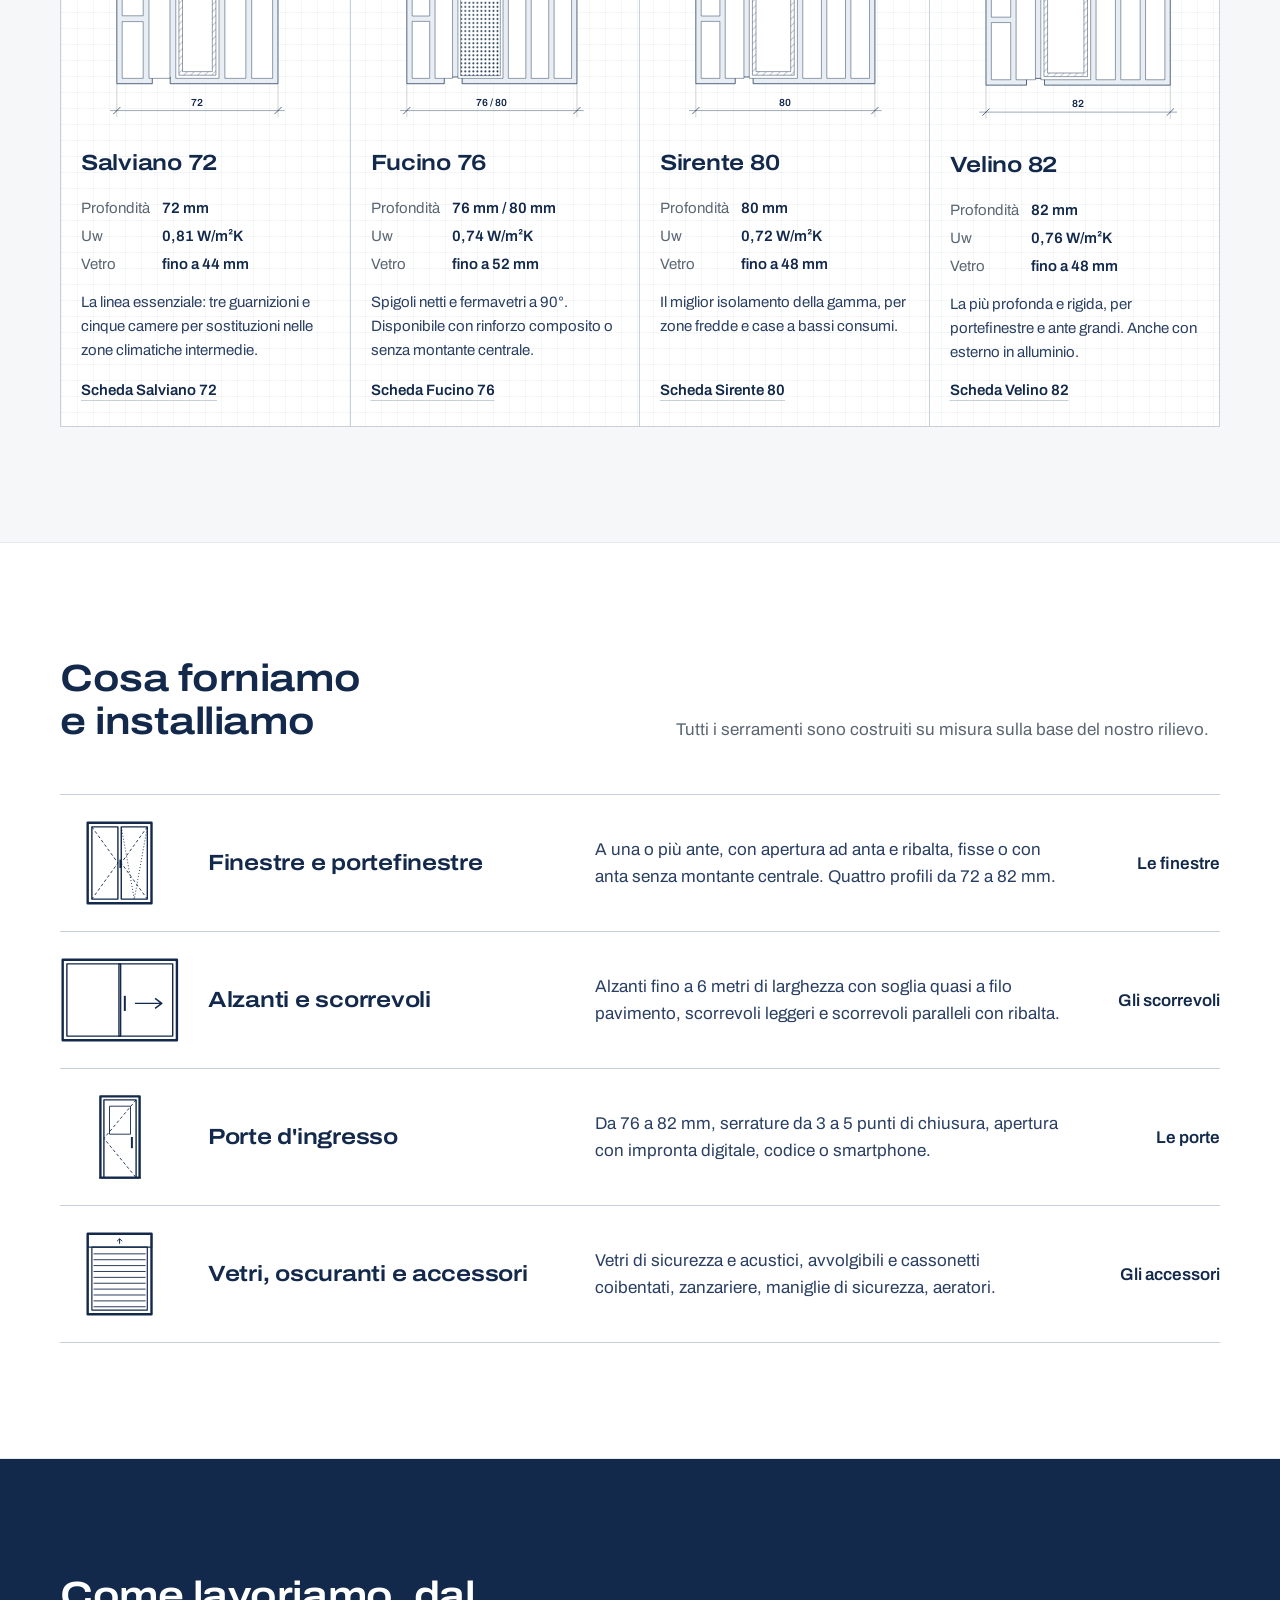
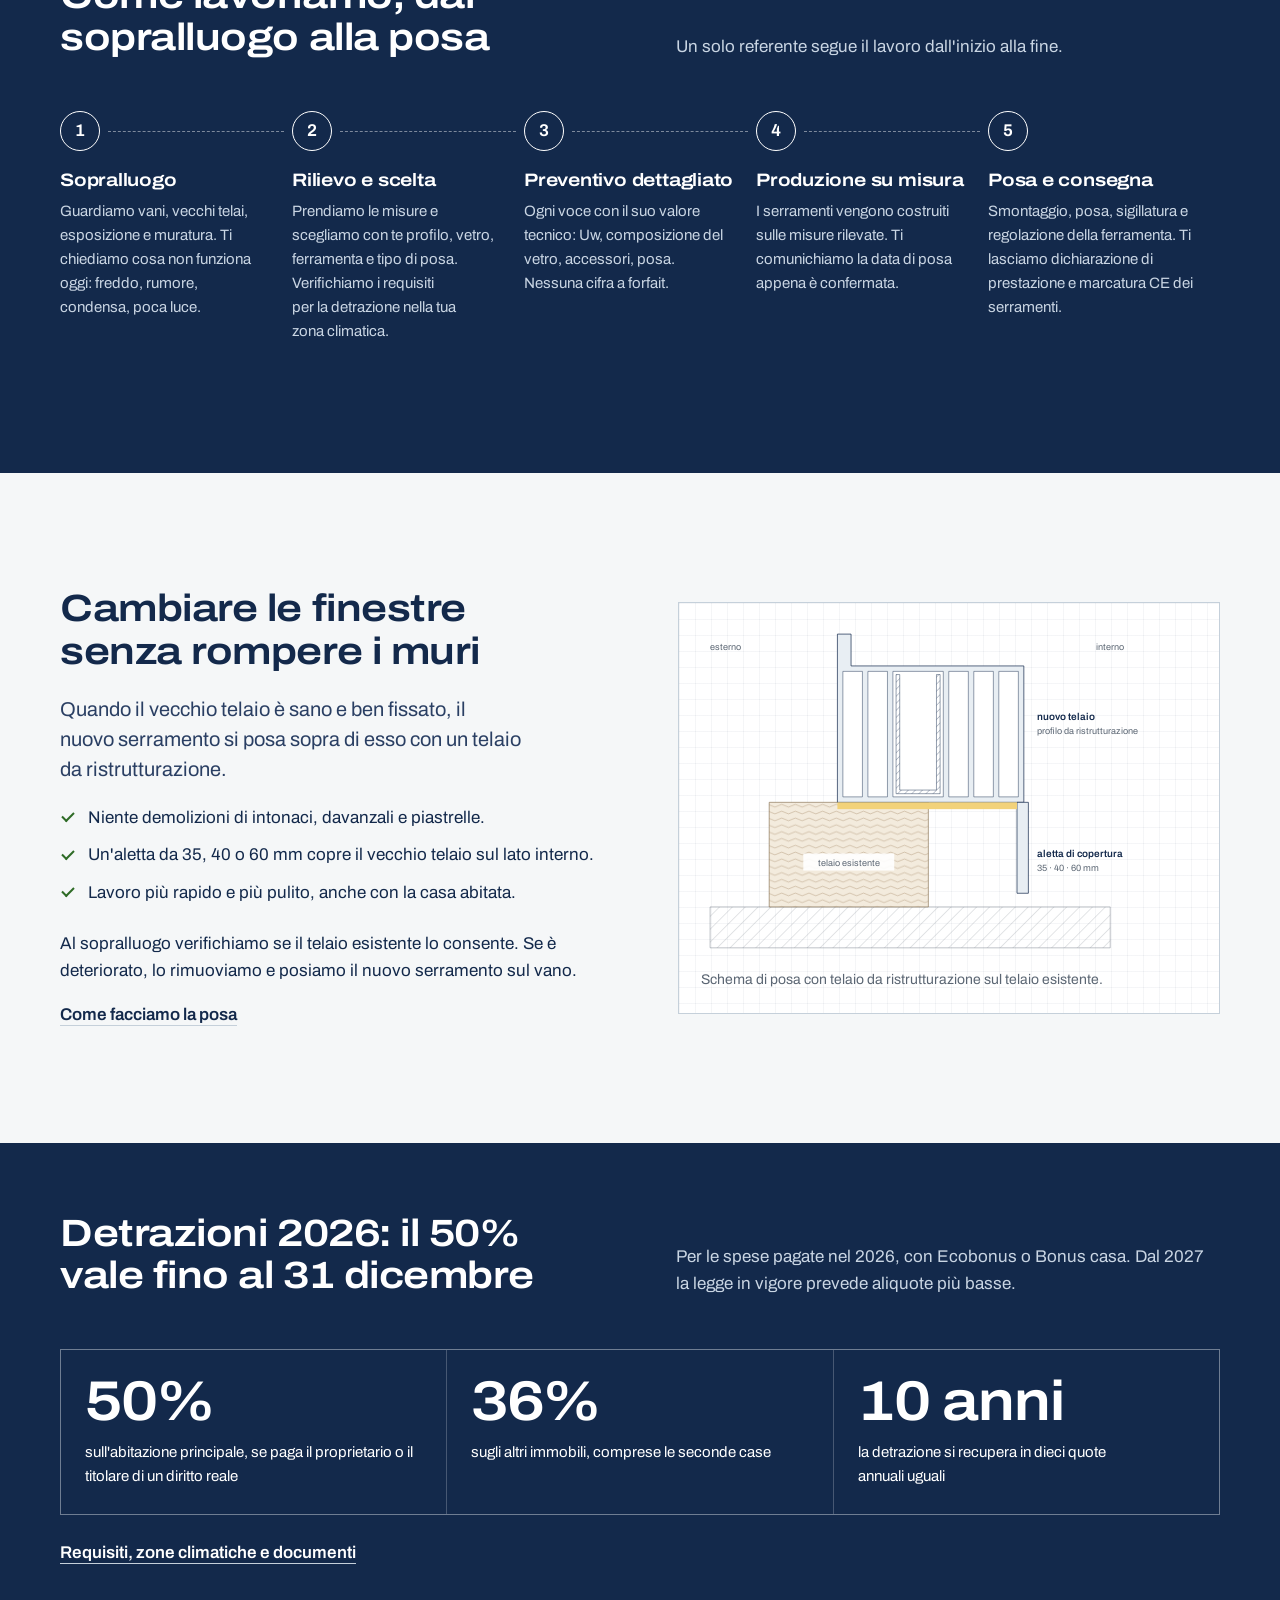
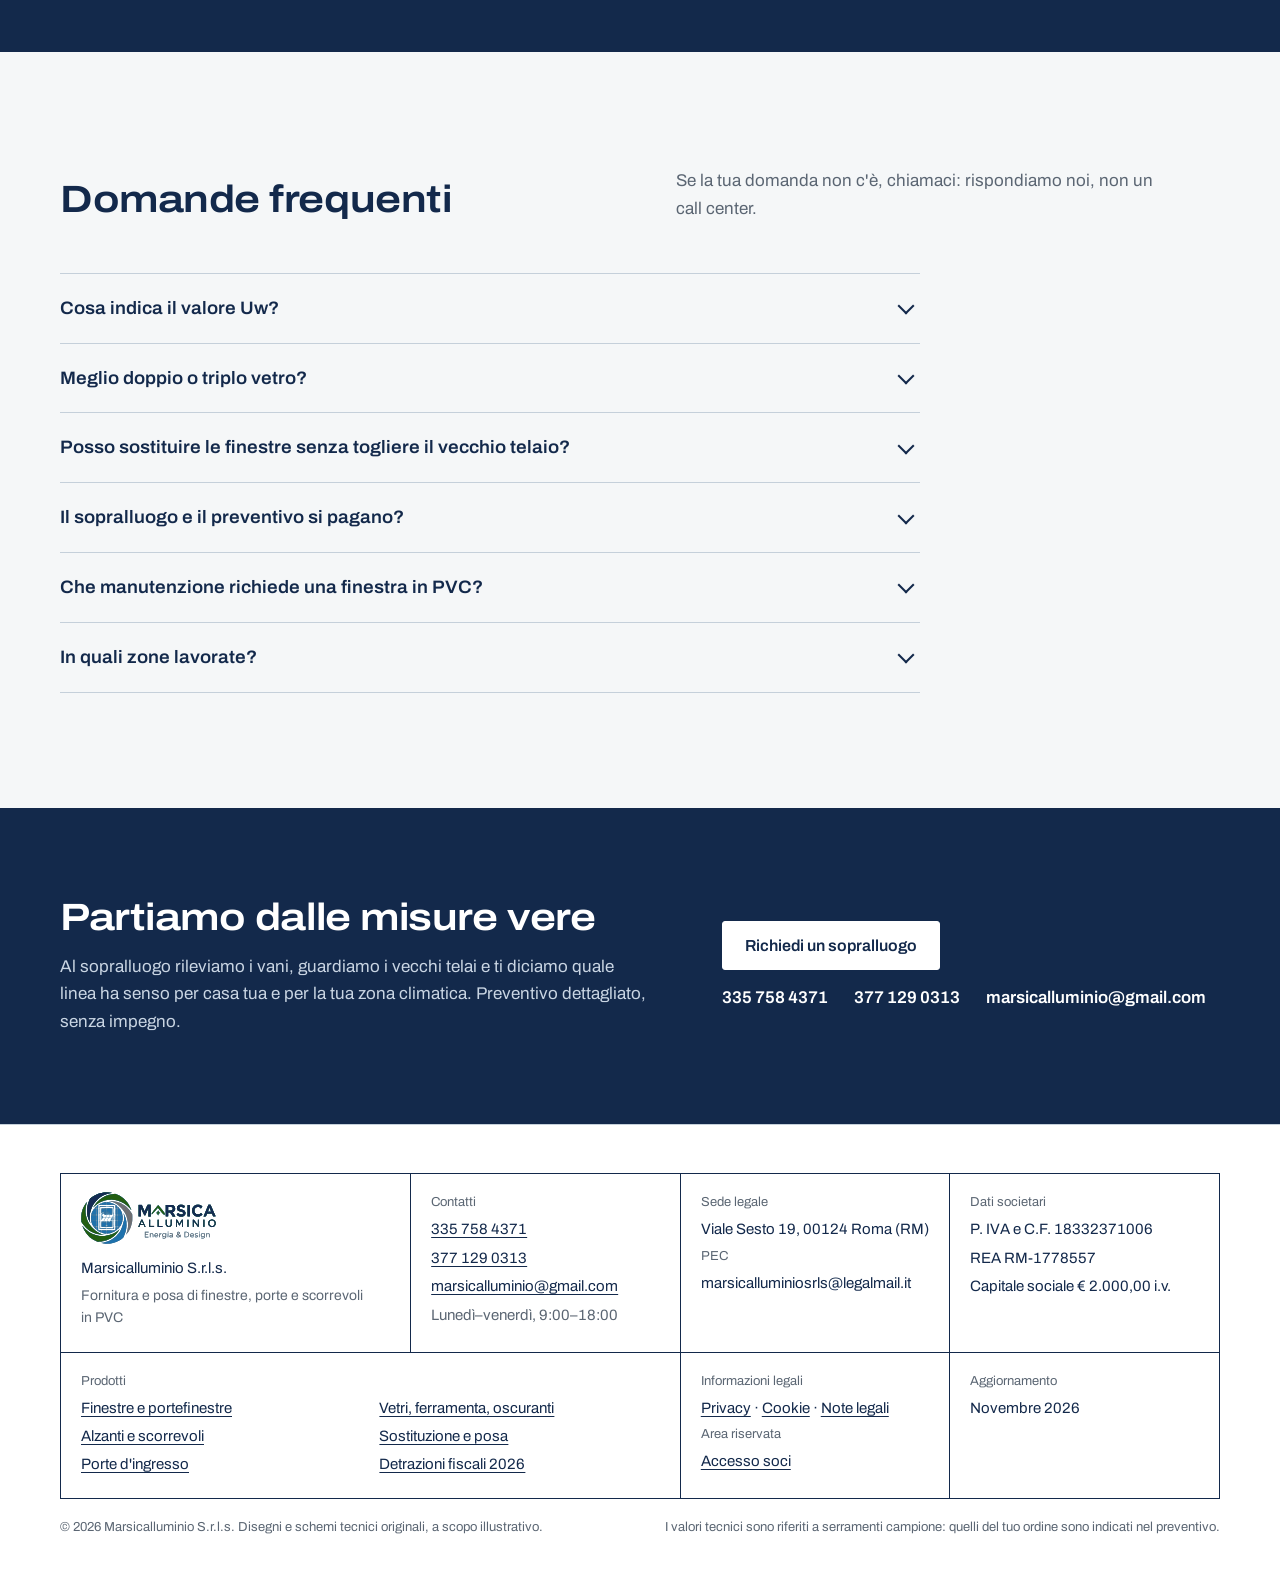
<file: marsicalluminio.html>
<!doctype html>
<html lang="it">
<head>
<meta charset="utf-8">
<meta name="viewport" content="width=device-width, initial-scale=1">
<title>Marsicalluminio</title>
<meta name="description" content="Pagina spostata.">
<meta name="robots" content="noindex">
<link rel="canonical" href="https://www.marsicalluminio.it/marsicalluminio.html">
<meta property="og:type" content="website">
<meta property="og:locale" content="it_IT">
<meta property="og:site_name" content="Marsicalluminio">
<meta property="og:title" content="Marsicalluminio">
<meta property="og:description" content="Pagina spostata.">
<meta property="og:url" content="https://www.marsicalluminio.it/marsicalluminio.html">
<meta property="og:image" content="https://www.marsicalluminio.it/assets/img/og.png">
<meta name="theme-color" content="#13294b">
<link rel="icon" href="favicon.ico" sizes="32x32">
<link rel="icon" href="assets/img/icon-192.png" type="image/png" sizes="192x192">
<link rel="apple-touch-icon" href="assets/img/apple-touch-icon.png">
<link rel="manifest" href="site.webmanifest">
<link rel="preload" href="assets/fonts/archivo-var.woff2" as="font" type="font/woff2" crossorigin>
<link rel="stylesheet" href="assets/css/site.css">

</head>
<body>
<a class="skip" href="#main">Vai al contenuto</a>
<header class="site-head">
  <div class="wrap head-in">
    <a class="brand" href="./" aria-label="Marsicalluminio, pagina iniziale"><img src="assets/img/logo.svg" alt="Marsicalluminio — Energia &amp; Design" width="262" height="100"></a>
    <button class="menu-btn" type="button" aria-expanded="false" aria-controls="nav"><span aria-hidden="true"></span>Menu</button>
    <nav class="nav" id="nav" aria-label="Principale">
      <a href="finestre.html">Finestre</a><a href="scorrevoli.html">Scorrevoli</a><a href="porte.html">Porte d'ingresso</a><a href="accessori.html">Vetri e accessori</a><a href="posa.html">Posa</a><a href="detrazioni.html">Detrazioni</a>
      <a class="btn" href="contatti.html">Richiedi un sopralluogo</a>
    </nav>
    <div class="head-cta">
      <a class="head-tel" href="tel:+393357584371">335 758 4371</a>
      <a class="btn sm" href="contatti.html">Richiedi un sopralluogo</a>
    </div>
  </div>
</header>
<main id="main">
<section class="page-head"><div class="wrap"><h1>Pagina spostata</h1><p class="lead">Il contenuto è ora in <a href="./">./</a>.</p></div></section><script>location.replace("./")</script></main>

<footer class="site-foot">
  <div class="wrap">
    <div class="foot-block">
      <div class="logo">
        <img src="assets/img/logo.svg" alt="Marsicalluminio" width="136" height="52" loading="lazy">
        <p>Marsicalluminio S.r.l.s.</p>
        <p class="muted small">Fornitura e posa di finestre, porte e scorrevoli in PVC</p>
      </div>
      <div>
        <span class="k">Contatti</span>
        <p><a href="tel:+393357584371">335 758 4371</a></p>
        <p><a href="tel:+393771290313">377 129 0313</a></p>
        <p><a href="mailto:marsicalluminio@gmail.com">marsicalluminio@gmail.com</a></p>
        <p class="muted">Lunedì–venerdì, 9:00–18:00</p>
      </div>
      <div>
        <span class="k">Sede legale</span>
        <p>Viale Sesto 19, 00124 Roma (RM)</p>
        <span class="k">PEC</span>
        <p>marsicalluminiosrls@legalmail.it</p>
      </div>
      <div>
        <span class="k">Dati societari</span>
        <p>P. IVA e C.F. 18332371006</p>
        <p>REA RM-1778557</p>
        <p>Capitale sociale € 2.000,00 i.v.</p>
      </div>
      <div class="wide">
        <span class="k">Prodotti</span>
        <ul>
          <li><a href="finestre.html">Finestre e portefinestre</a></li>
          <li><a href="scorrevoli.html">Alzanti e scorrevoli</a></li>
          <li><a href="porte.html">Porte d'ingresso</a></li>
          <li><a href="accessori.html">Vetri, ferramenta, oscuranti</a></li>
          <li><a href="posa.html">Sostituzione e posa</a></li>
          <li><a href="detrazioni.html">Detrazioni fiscali 2026</a></li>
        </ul>
      </div>
      <div>
        <span class="k">Informazioni legali</span>
        <p><a href="privacy.html">Privacy</a> · <a href="cookie.html">Cookie</a> · <a href="note-legali.html">Note legali</a></p>
        <span class="k">Area riservata</span>
        <p><a href="https://marsicalluminio.eu.pythonanywhere.com" rel="nofollow">Accesso soci</a></p>
      </div>
      <div>
        <span class="k">Aggiornamento</span>
        <p>Novembre 2026</p>
      </div>
    </div>
    <div class="foot-legal">
      <span>© 2026 Marsicalluminio S.r.l.s. Disegni e schemi tecnici originali, a scopo illustrativo.</span>
      <span>I valori tecnici sono riferiti a serramenti campione: quelli del tuo ordine sono indicati nel preventivo.</span>
    </div>
  </div>
</footer>
<div class="quickbar" aria-label="Contatto rapido">
  <a class="btn ghost" href="tel:+393357584371">Chiama</a>
  <a class="btn" href="contatti.html">Sopralluogo</a>
</div>
<script src="assets/js/site.js" defer></script>
</body>
</html>
</file>
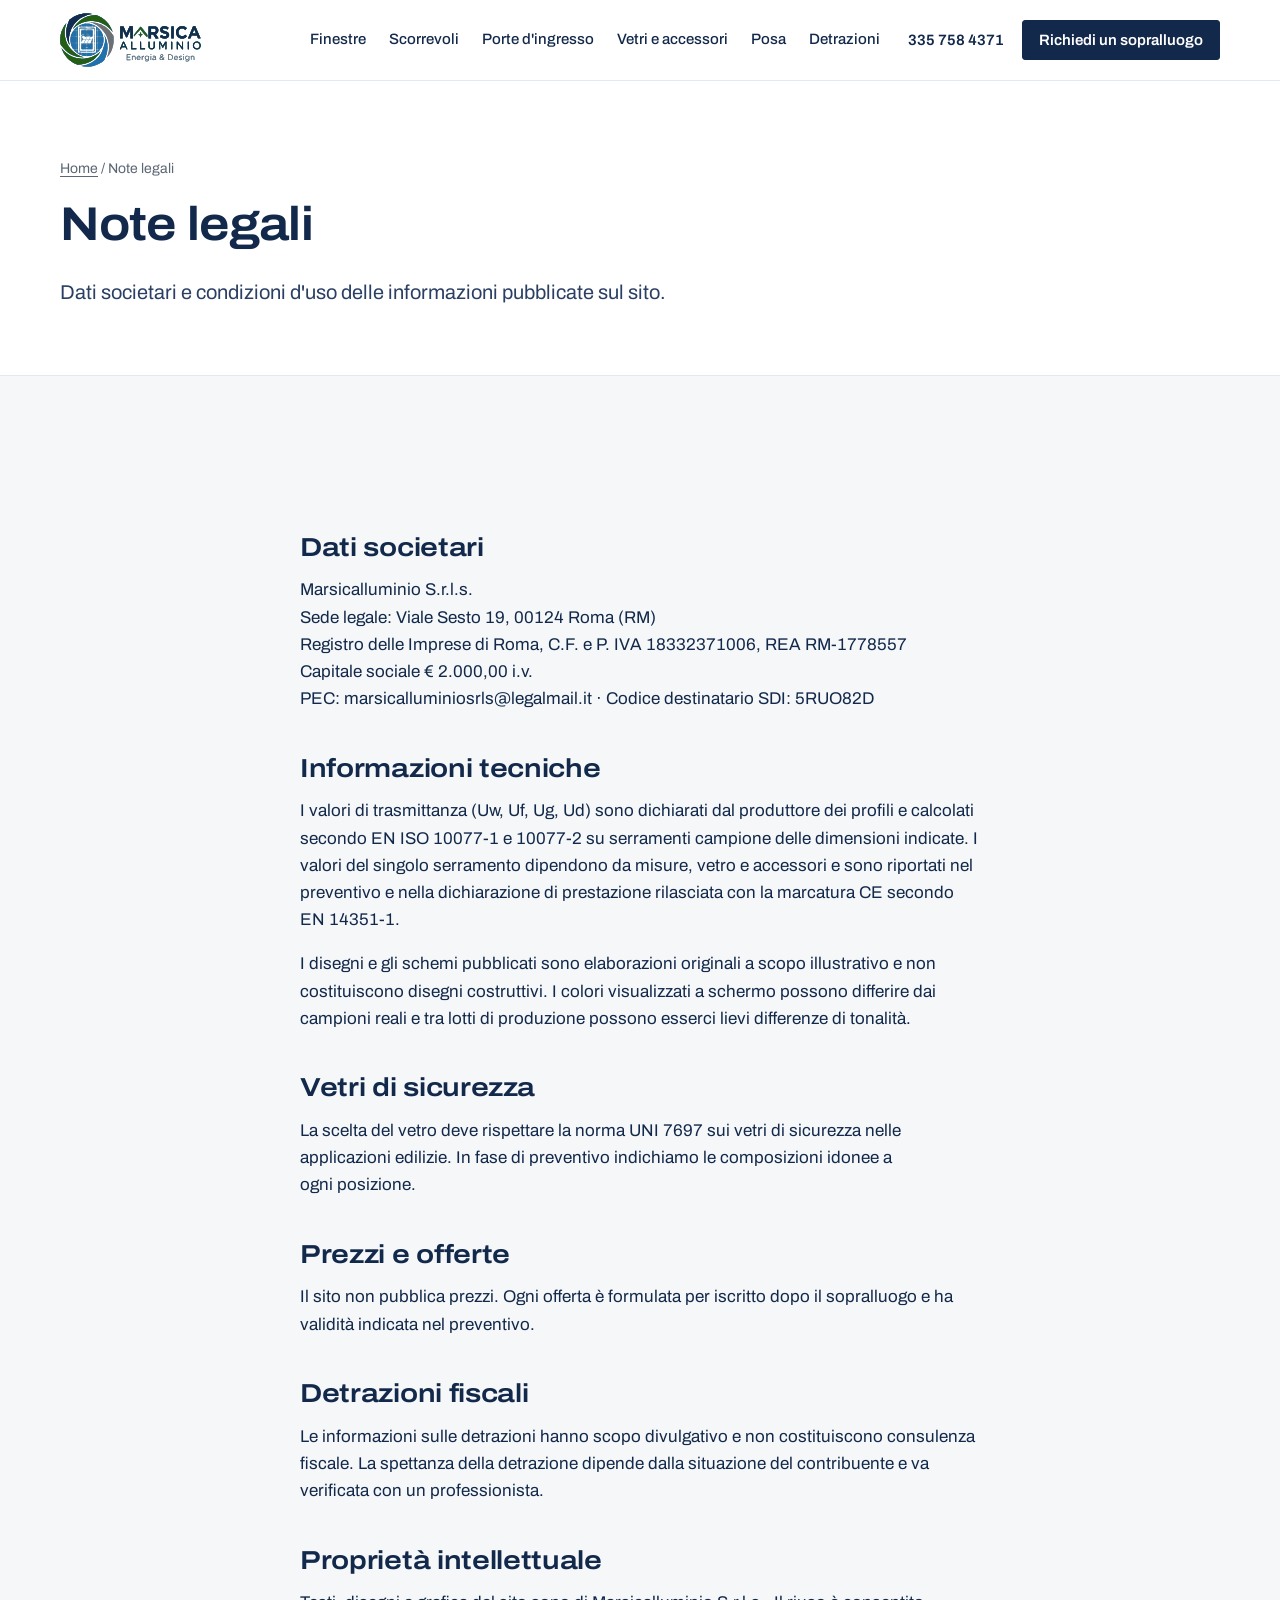
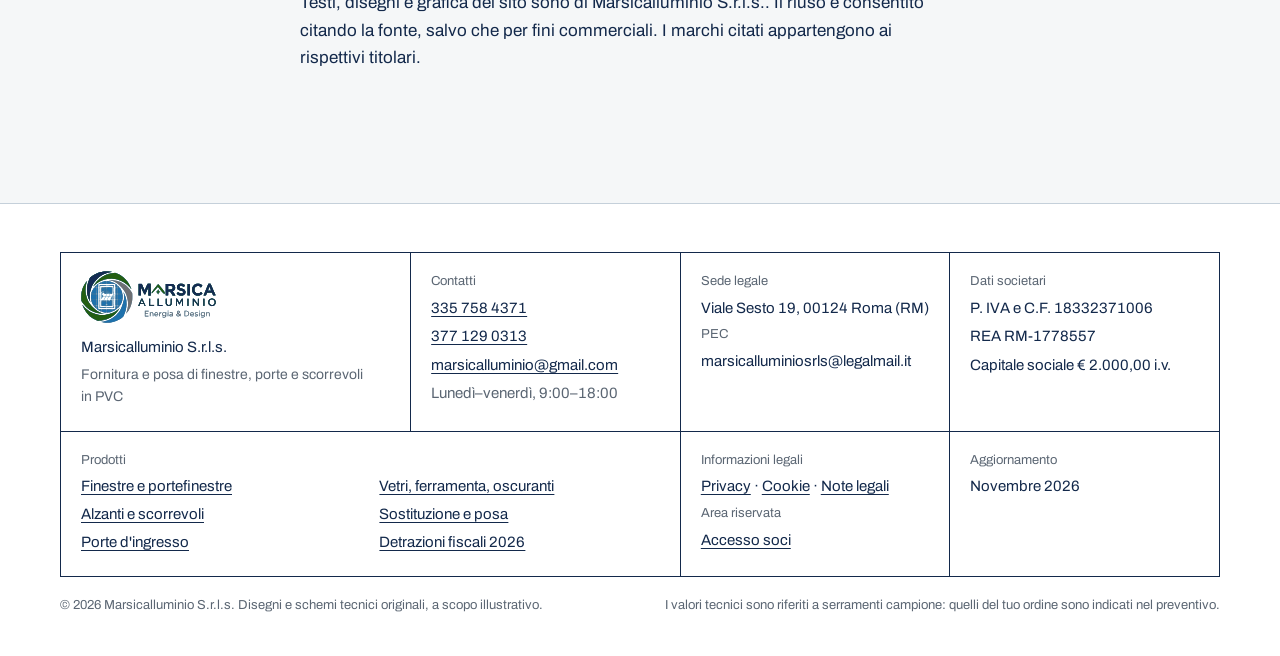
<file: note-legali.html>
<!doctype html>
<html lang="it">
<head>
<meta charset="utf-8">
<meta name="viewport" content="width=device-width, initial-scale=1">
<title>Note legali · Marsicalluminio</title>
<meta name="description" content="Dati societari e note legali.">

<link rel="canonical" href="https://www.marsicalluminio.it/note-legali.html">
<meta property="og:type" content="website">
<meta property="og:locale" content="it_IT">
<meta property="og:site_name" content="Marsicalluminio">
<meta property="og:title" content="Note legali · Marsicalluminio">
<meta property="og:description" content="Dati societari e note legali.">
<meta property="og:url" content="https://www.marsicalluminio.it/note-legali.html">
<meta property="og:image" content="https://www.marsicalluminio.it/assets/img/og.png">
<meta name="theme-color" content="#13294b">
<link rel="icon" href="favicon.ico" sizes="32x32">
<link rel="icon" href="assets/img/icon-192.png" type="image/png" sizes="192x192">
<link rel="apple-touch-icon" href="assets/img/apple-touch-icon.png">
<link rel="manifest" href="site.webmanifest">
<link rel="preload" href="assets/fonts/archivo-var.woff2" as="font" type="font/woff2" crossorigin>
<link rel="stylesheet" href="assets/css/site.css">

</head>
<body>
<a class="skip" href="#main">Vai al contenuto</a>
<header class="site-head">
  <div class="wrap head-in">
    <a class="brand" href="./" aria-label="Marsicalluminio, pagina iniziale"><img src="assets/img/logo.svg" alt="Marsicalluminio — Energia &amp; Design" width="262" height="100"></a>
    <button class="menu-btn" type="button" aria-expanded="false" aria-controls="nav"><span aria-hidden="true"></span>Menu</button>
    <nav class="nav" id="nav" aria-label="Principale">
      <a href="finestre.html">Finestre</a><a href="scorrevoli.html">Scorrevoli</a><a href="porte.html">Porte d'ingresso</a><a href="accessori.html">Vetri e accessori</a><a href="posa.html">Posa</a><a href="detrazioni.html">Detrazioni</a>
      <a class="btn" href="contatti.html">Richiedi un sopralluogo</a>
    </nav>
    <div class="head-cta">
      <a class="head-tel" href="tel:+393357584371">335 758 4371</a>
      <a class="btn sm" href="contatti.html">Richiedi un sopralluogo</a>
    </div>
  </div>
</header>
<main id="main">
<section class="page-head"><div class="wrap">
<p class="crumbs"><a href="./">Home</a> / Note legali</p>
<h1>Note legali</h1>
<p class="lead">Dati societari e condizioni d'uso delle informazioni pubblicate sul sito.</p>
</div></section>
<section class="band"><div class="wrap prose">
<h2>Dati societari</h2>
<p>Marsicalluminio S.r.l.s.<br>Sede legale: Viale Sesto 19, 00124 Roma (RM)<br>Registro delle Imprese di Roma, C.F. e P. IVA 18332371006, REA RM-1778557<br>Capitale sociale € 2.000,00 i.v.<br>PEC: marsicalluminiosrls@legalmail.it · Codice destinatario SDI: 5RUO82D</p>
<h2>Informazioni tecniche</h2>
<p>I valori di trasmittanza (Uw, Uf, Ug, Ud) sono dichiarati dal produttore dei profili e calcolati secondo EN ISO 10077-1 e 10077-2 su serramenti campione delle dimensioni indicate. I valori del singolo serramento dipendono da misure, vetro e accessori e sono riportati nel preventivo e nella dichiarazione di prestazione rilasciata con la marcatura CE secondo EN 14351-1.</p>
<p>I disegni e gli schemi pubblicati sono elaborazioni originali a scopo illustrativo e non costituiscono disegni costruttivi. I colori visualizzati a schermo possono differire dai campioni reali e tra lotti di produzione possono esserci lievi differenze di tonalità.</p>
<h2>Vetri di sicurezza</h2>
<p>La scelta del vetro deve rispettare la norma UNI 7697 sui vetri di sicurezza nelle applicazioni edilizie. In fase di preventivo indichiamo le composizioni idonee a ogni posizione.</p>
<h2>Prezzi e offerte</h2>
<p>Il sito non pubblica prezzi. Ogni offerta è formulata per iscritto dopo il sopralluogo e ha validità indicata nel preventivo.</p>
<h2>Detrazioni fiscali</h2>
<p>Le informazioni sulle detrazioni hanno scopo divulgativo e non costituiscono consulenza fiscale. La spettanza della detrazione dipende dalla situazione del contribuente e va verificata con un professionista.</p>
<h2>Proprietà intellettuale</h2>
<p>Testi, disegni e grafica del sito sono di Marsicalluminio S.r.l.s.. Il riuso è consentito citando la fonte, salvo che per fini commerciali. I marchi citati appartengono ai rispettivi titolari.</p>
</div></section></main>

<footer class="site-foot">
  <div class="wrap">
    <div class="foot-block">
      <div class="logo">
        <img src="assets/img/logo.svg" alt="Marsicalluminio" width="136" height="52" loading="lazy">
        <p>Marsicalluminio S.r.l.s.</p>
        <p class="muted small">Fornitura e posa di finestre, porte e scorrevoli in PVC</p>
      </div>
      <div>
        <span class="k">Contatti</span>
        <p><a href="tel:+393357584371">335 758 4371</a></p>
        <p><a href="tel:+393771290313">377 129 0313</a></p>
        <p><a href="mailto:marsicalluminio@gmail.com">marsicalluminio@gmail.com</a></p>
        <p class="muted">Lunedì–venerdì, 9:00–18:00</p>
      </div>
      <div>
        <span class="k">Sede legale</span>
        <p>Viale Sesto 19, 00124 Roma (RM)</p>
        <span class="k">PEC</span>
        <p>marsicalluminiosrls@legalmail.it</p>
      </div>
      <div>
        <span class="k">Dati societari</span>
        <p>P. IVA e C.F. 18332371006</p>
        <p>REA RM-1778557</p>
        <p>Capitale sociale € 2.000,00 i.v.</p>
      </div>
      <div class="wide">
        <span class="k">Prodotti</span>
        <ul>
          <li><a href="finestre.html">Finestre e portefinestre</a></li>
          <li><a href="scorrevoli.html">Alzanti e scorrevoli</a></li>
          <li><a href="porte.html">Porte d'ingresso</a></li>
          <li><a href="accessori.html">Vetri, ferramenta, oscuranti</a></li>
          <li><a href="posa.html">Sostituzione e posa</a></li>
          <li><a href="detrazioni.html">Detrazioni fiscali 2026</a></li>
        </ul>
      </div>
      <div>
        <span class="k">Informazioni legali</span>
        <p><a href="privacy.html">Privacy</a> · <a href="cookie.html">Cookie</a> · <a href="note-legali.html">Note legali</a></p>
        <span class="k">Area riservata</span>
        <p><a href="https://marsicalluminio.eu.pythonanywhere.com" rel="nofollow">Accesso soci</a></p>
      </div>
      <div>
        <span class="k">Aggiornamento</span>
        <p>Novembre 2026</p>
      </div>
    </div>
    <div class="foot-legal">
      <span>© 2026 Marsicalluminio S.r.l.s. Disegni e schemi tecnici originali, a scopo illustrativo.</span>
      <span>I valori tecnici sono riferiti a serramenti campione: quelli del tuo ordine sono indicati nel preventivo.</span>
    </div>
  </div>
</footer>
<div class="quickbar" aria-label="Contatto rapido">
  <a class="btn ghost" href="tel:+393357584371">Chiama</a>
  <a class="btn" href="contatti.html">Sopralluogo</a>
</div>
<script src="assets/js/site.js" defer></script>
</body>
</html>
</file>
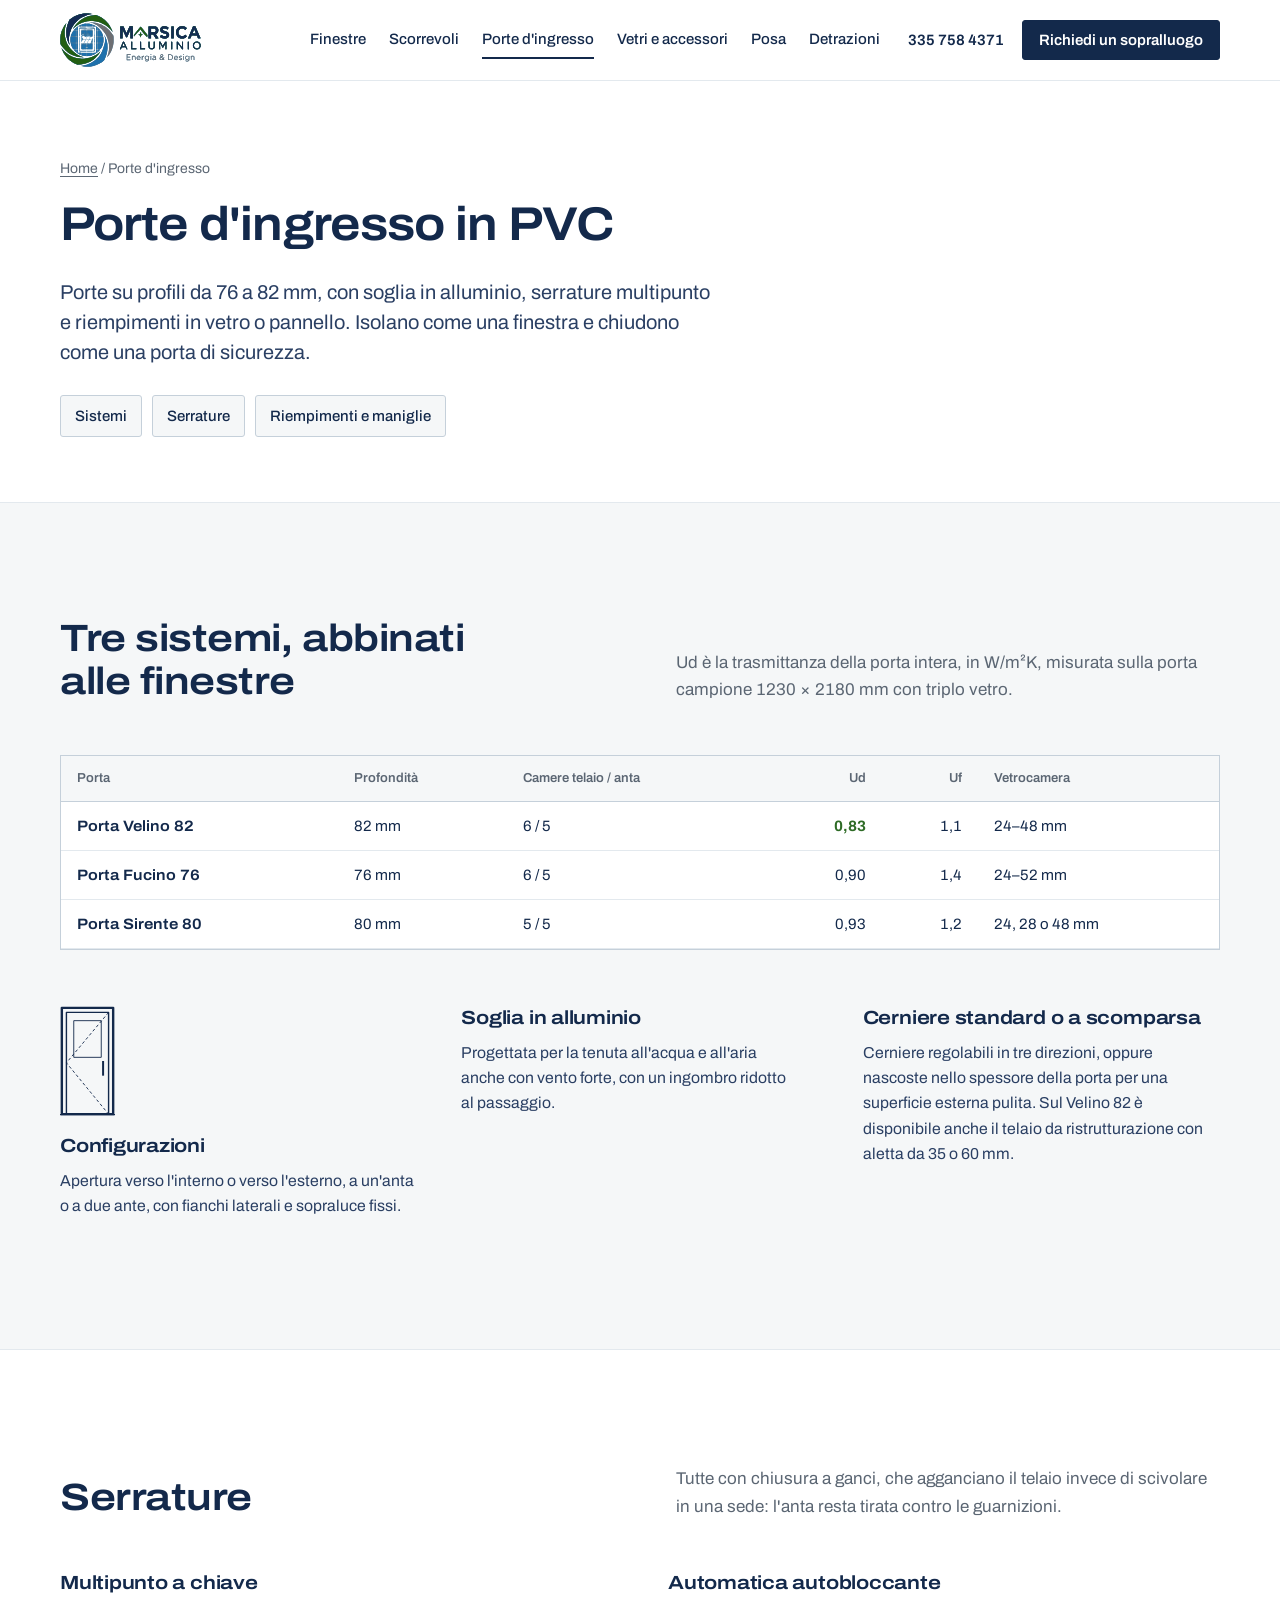
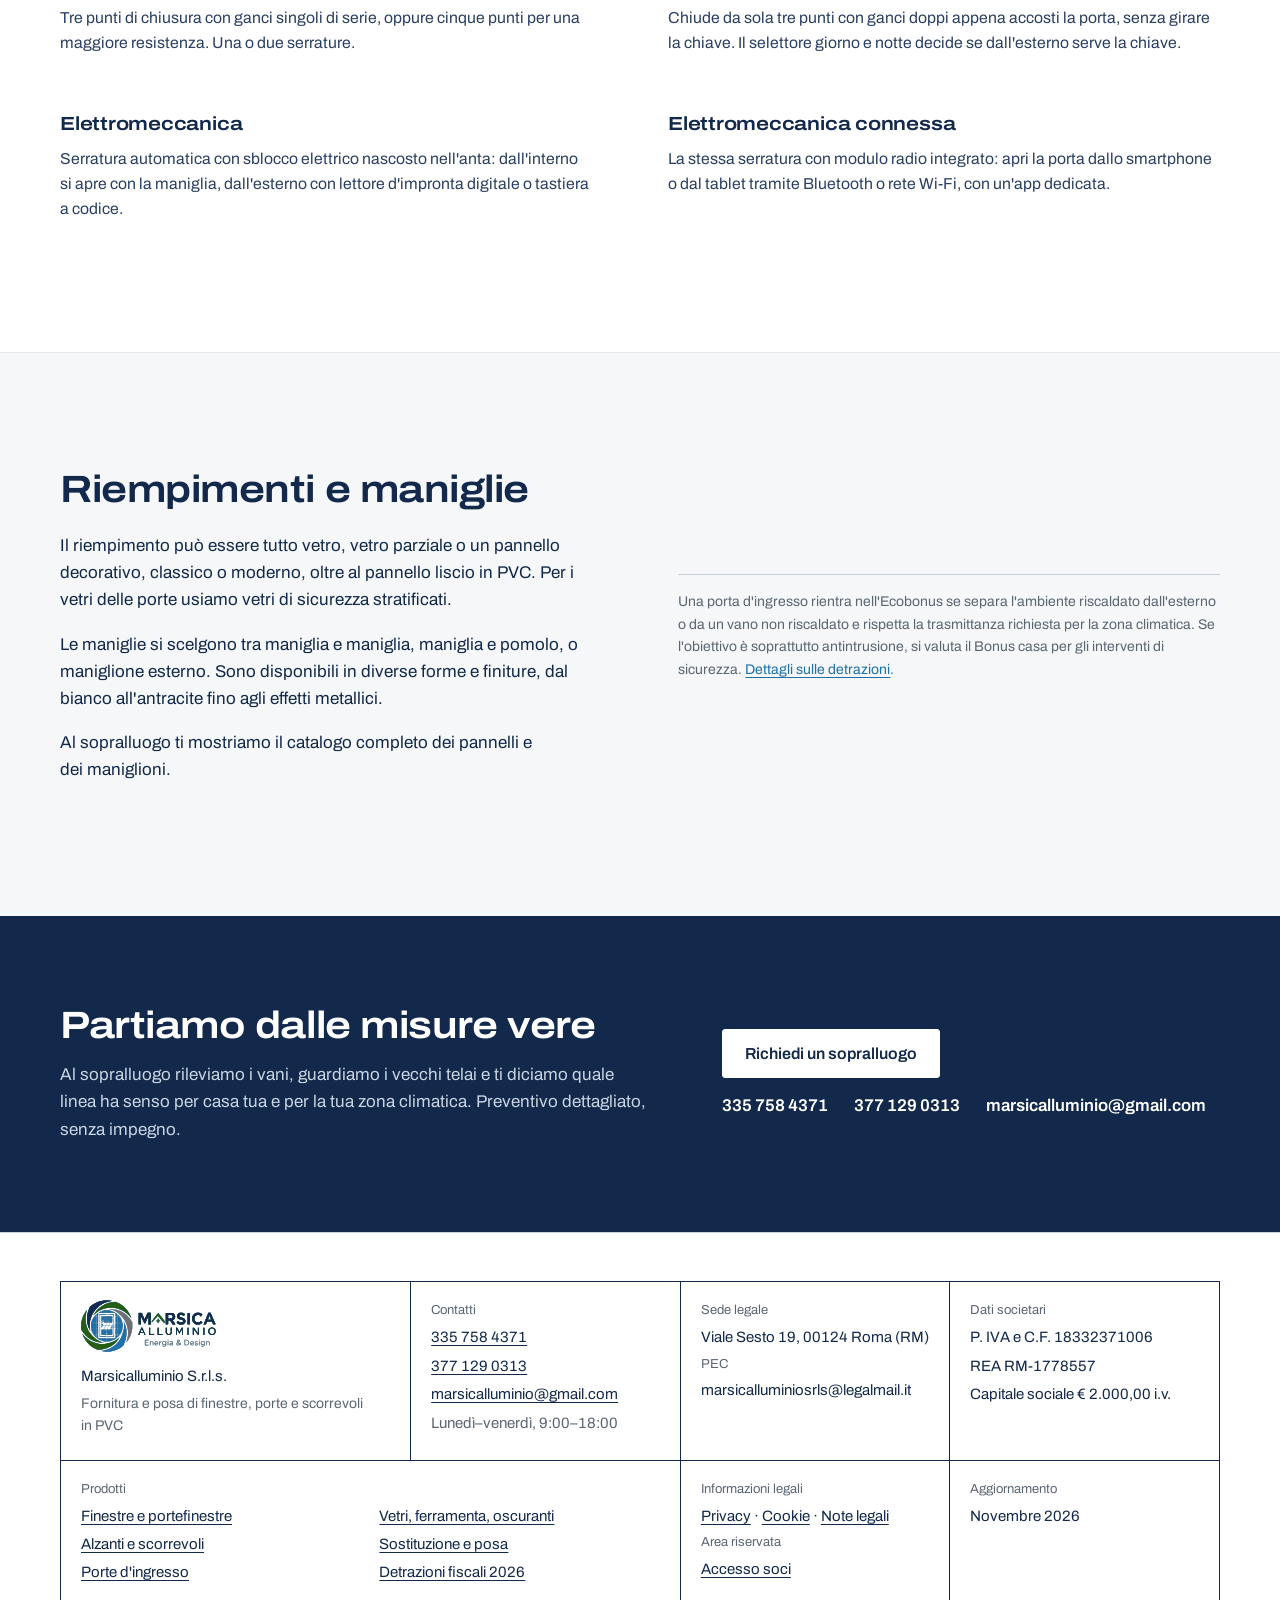
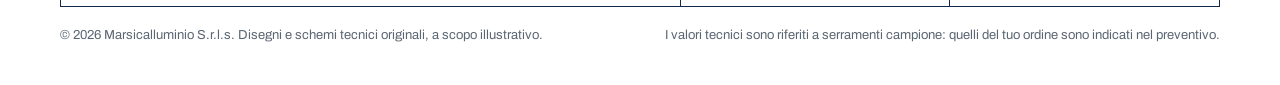
<file: porte.html>
<!doctype html>
<html lang="it">
<head>
<meta charset="utf-8">
<meta name="viewport" content="width=device-width, initial-scale=1">
<title>Porte d'ingresso in PVC · Marsicalluminio</title>
<meta name="description" content="Porte d'ingresso in PVC da 76 a 82 mm con Ud fino a 0,83 W/m²K, serrature multipunto, automatiche ed elettromeccaniche con apertura da smartphone.">

<link rel="canonical" href="https://www.marsicalluminio.it/porte.html">
<meta property="og:type" content="website">
<meta property="og:locale" content="it_IT">
<meta property="og:site_name" content="Marsicalluminio">
<meta property="og:title" content="Porte d'ingresso in PVC · Marsicalluminio">
<meta property="og:description" content="Porte d'ingresso in PVC da 76 a 82 mm con Ud fino a 0,83 W/m²K, serrature multipunto, automatiche ed elettromeccaniche con apertura da smartphone.">
<meta property="og:url" content="https://www.marsicalluminio.it/porte.html">
<meta property="og:image" content="https://www.marsicalluminio.it/assets/img/og.png">
<meta name="theme-color" content="#13294b">
<link rel="icon" href="favicon.ico" sizes="32x32">
<link rel="icon" href="assets/img/icon-192.png" type="image/png" sizes="192x192">
<link rel="apple-touch-icon" href="assets/img/apple-touch-icon.png">
<link rel="manifest" href="site.webmanifest">
<link rel="preload" href="assets/fonts/archivo-var.woff2" as="font" type="font/woff2" crossorigin>
<link rel="stylesheet" href="assets/css/site.css">

</head>
<body>
<a class="skip" href="#main">Vai al contenuto</a>
<header class="site-head">
  <div class="wrap head-in">
    <a class="brand" href="./" aria-label="Marsicalluminio, pagina iniziale"><img src="assets/img/logo.svg" alt="Marsicalluminio — Energia &amp; Design" width="262" height="100"></a>
    <button class="menu-btn" type="button" aria-expanded="false" aria-controls="nav"><span aria-hidden="true"></span>Menu</button>
    <nav class="nav" id="nav" aria-label="Principale">
      <a href="finestre.html">Finestre</a><a href="scorrevoli.html">Scorrevoli</a><a href="porte.html" aria-current="page">Porte d'ingresso</a><a href="accessori.html">Vetri e accessori</a><a href="posa.html">Posa</a><a href="detrazioni.html">Detrazioni</a>
      <a class="btn" href="contatti.html">Richiedi un sopralluogo</a>
    </nav>
    <div class="head-cta">
      <a class="head-tel" href="tel:+393357584371">335 758 4371</a>
      <a class="btn sm" href="contatti.html">Richiedi un sopralluogo</a>
    </div>
  </div>
</header>
<main id="main">
<section class="page-head"><div class="wrap">
<p class="crumbs"><a href="./">Home</a> / Porte d'ingresso</p>
<h1>Porte d'ingresso in PVC</h1>
<p class="lead">Porte su profili da 76 a 82 mm, con soglia in alluminio, serrature multipunto e riempimenti in vetro o pannello. Isolano come una finestra e chiudono come una porta di sicurezza.</p><ul class="toc"><li><a href="#sistemi">Sistemi</a></li><li><a href="#serrature">Serrature</a></li><li><a href="#riempimenti">Riempimenti e maniglie</a></li></ul>
</div></section>
<section class="band" id="sistemi" aria-labelledby="ps-t"><div class="wrap">
  <div class="band-head"><h2 id="ps-t">Tre sistemi, abbinati alle finestre</h2><p class="muted">Ud è la trasmittanza della porta intera, in W/m²K, misurata sulla porta campione 1230 × 2180 mm con triplo vetro.</p></div>
  <div class="tablewrap"><table class="spec">
    <thead><tr><th scope=col>Porta</th><th scope=col>Profondità</th><th scope=col>Camere telaio / anta</th><th scope=col class=num>Ud</th><th scope=col class=num>Uf</th><th scope=col>Vetrocamera</th></tr></thead>
    <tbody>
      <tr><th scope=row>Porta Velino 82</th><td>82 mm</td><td>6 / 5</td><td class="num best">0,83</td><td class=num>1,1</td><td>24–48 mm</td></tr>
      <tr><th scope=row>Porta Fucino 76</th><td>76 mm</td><td>6 / 5</td><td class=num>0,90</td><td class=num>1,4</td><td>24–52 mm</td></tr>
      <tr><th scope=row>Porta Sirente 80</th><td>80 mm</td><td>5 / 5</td><td class=num>0,93</td><td class=num>1,2</td><td>24, 28 o 48 mm</td></tr>
    </tbody></table></div>
  <div class="grid-3" style="margin-top:56px">
    <div class="item"><svg class="elev" style="height:110px;width:auto;color:#13294B;margin-bottom:18px" viewBox="0 0 60 120" xmlns="http://www.w3.org/2000/svg" role="img" aria-label="Prospetto porta d'ingresso a un'anta" fill="none" stroke="currentColor" stroke-linejoin="round"><style>*{vector-effect:non-scaling-stroke}</style><rect x="2" y="2" width="56" height="116" stroke-width="2.4"/><rect x="7" y="7" width="46" height="111" stroke-width="1.4"/><rect x="15" y="16" width="30" height="40" stroke-width=".9"/><path d="M53 7 L7 62 L53 118" stroke-width=".9" stroke-dasharray="3 2.4"/><line x1="47" y1="60" x2="47" y2="76" stroke-width="2"/><line x1="0" y1="118.5" x2="60" y2="118.5" stroke-width="1.2"/></svg><h3>Configurazioni</h3><p>Apertura verso l'interno o verso l'esterno, a un'anta o a due ante, con fianchi laterali e sopraluce fissi.</p></div>
    <div class="item"><h3>Soglia in alluminio</h3><p>Progettata per la tenuta all'acqua e all'aria anche con vento forte, con un ingombro ridotto al passaggio.</p></div>
    <div class="item"><h3>Cerniere standard o a scomparsa</h3><p>Cerniere regolabili in tre direzioni, oppure nascoste nello spessore della porta per una superficie esterna pulita. Sul Velino 82 è disponibile anche il telaio da ristrutturazione con aletta da 35 o 60 mm.</p></div>
  </div>
</div></section>

<section class="band white" id="serrature" aria-labelledby="sr-t"><div class="wrap">
  <div class="band-head"><h2 id="sr-t">Serrature</h2><p class="muted">Tutte con chiusura a ganci, che agganciano il telaio invece di scivolare in una sede: l'anta resta tirata contro le guarnizioni.</p></div>
  <div class="grid-2">
    <div class="item"><h3>Multipunto a chiave</h3><p>Tre punti di chiusura con ganci singoli di serie, oppure cinque punti per una maggiore resistenza. Una o due serrature.</p></div>
    <div class="item"><h3>Automatica autobloccante</h3><p>Chiude da sola tre punti con ganci doppi appena accosti la porta, senza girare la chiave. Il selettore giorno e notte decide se dall'esterno serve la chiave.</p></div>
    <div class="item"><h3>Elettromeccanica</h3><p>Serratura automatica con sblocco elettrico nascosto nell'anta: dall'interno si apre con la maniglia, dall'esterno con lettore d'impronta digitale o tastiera a codice.</p></div>
    <div class="item"><h3>Elettromeccanica connessa</h3><p>La stessa serratura con modulo radio integrato: apri la porta dallo smartphone o dal tablet tramite Bluetooth o rete Wi-Fi, con un'app dedicata.</p></div>
  </div>
</div></section>

<section class="band" id="riempimenti" aria-labelledby="ri-t"><div class="wrap split">
  <div>
    <h2 id="ri-t">Riempimenti e maniglie</h2>
    <p>Il riempimento può essere tutto vetro, vetro parziale o un pannello decorativo, classico o moderno, oltre al pannello liscio in PVC. Per i vetri delle porte usiamo vetri di sicurezza stratificati.</p>
    <p>Le maniglie si scelgono tra maniglia e maniglia, maniglia e pomolo, o maniglione esterno. Sono disponibili in diverse forme e finiture, dal bianco all'antracite fino agli effetti metallici.</p>
    <p>Al sopralluogo ti mostriamo il catalogo completo dei pannelli e dei maniglioni.</p>
  </div>
  <div class="note" style="margin-top:0"><p>Una porta d'ingresso rientra nell'Ecobonus se separa l'ambiente riscaldato dall'esterno o da un vano non riscaldato e rispetta la trasmittanza richiesta per la zona climatica. Se l'obiettivo è soprattutto antintrusione, si valuta il Bonus casa per gli interventi di sicurezza. <a href="detrazioni.html">Dettagli sulle detrazioni</a>.</p></div>
</div></section>
</main>
<section class="cta-band" aria-labelledby="cta-t">
  <div class="wrap cta-in">
    <div>
      <h2 id="cta-t">Partiamo dalle misure vere</h2>
      <p>Al sopralluogo rileviamo i vani, guardiamo i vecchi telai e ti diciamo quale linea ha senso per casa tua e per la tua zona climatica. Preventivo dettagliato, senza impegno.</p>
    </div>
    <div class="cta-actions">
      <a class="btn" href="contatti.html">Richiedi un sopralluogo</a>
      <div class="tels">
        <a href="tel:+393357584371">335 758 4371</a>
        <a href="tel:+393771290313">377 129 0313</a>
        <a href="mailto:marsicalluminio@gmail.com">marsicalluminio@gmail.com</a>
      </div>
    </div>
  </div>
</section>

<footer class="site-foot">
  <div class="wrap">
    <div class="foot-block">
      <div class="logo">
        <img src="assets/img/logo.svg" alt="Marsicalluminio" width="136" height="52" loading="lazy">
        <p>Marsicalluminio S.r.l.s.</p>
        <p class="muted small">Fornitura e posa di finestre, porte e scorrevoli in PVC</p>
      </div>
      <div>
        <span class="k">Contatti</span>
        <p><a href="tel:+393357584371">335 758 4371</a></p>
        <p><a href="tel:+393771290313">377 129 0313</a></p>
        <p><a href="mailto:marsicalluminio@gmail.com">marsicalluminio@gmail.com</a></p>
        <p class="muted">Lunedì–venerdì, 9:00–18:00</p>
      </div>
      <div>
        <span class="k">Sede legale</span>
        <p>Viale Sesto 19, 00124 Roma (RM)</p>
        <span class="k">PEC</span>
        <p>marsicalluminiosrls@legalmail.it</p>
      </div>
      <div>
        <span class="k">Dati societari</span>
        <p>P. IVA e C.F. 18332371006</p>
        <p>REA RM-1778557</p>
        <p>Capitale sociale € 2.000,00 i.v.</p>
      </div>
      <div class="wide">
        <span class="k">Prodotti</span>
        <ul>
          <li><a href="finestre.html">Finestre e portefinestre</a></li>
          <li><a href="scorrevoli.html">Alzanti e scorrevoli</a></li>
          <li><a href="porte.html">Porte d'ingresso</a></li>
          <li><a href="accessori.html">Vetri, ferramenta, oscuranti</a></li>
          <li><a href="posa.html">Sostituzione e posa</a></li>
          <li><a href="detrazioni.html">Detrazioni fiscali 2026</a></li>
        </ul>
      </div>
      <div>
        <span class="k">Informazioni legali</span>
        <p><a href="privacy.html">Privacy</a> · <a href="cookie.html">Cookie</a> · <a href="note-legali.html">Note legali</a></p>
        <span class="k">Area riservata</span>
        <p><a href="https://marsicalluminio.eu.pythonanywhere.com" rel="nofollow">Accesso soci</a></p>
      </div>
      <div>
        <span class="k">Aggiornamento</span>
        <p>Novembre 2026</p>
      </div>
    </div>
    <div class="foot-legal">
      <span>© 2026 Marsicalluminio S.r.l.s. Disegni e schemi tecnici originali, a scopo illustrativo.</span>
      <span>I valori tecnici sono riferiti a serramenti campione: quelli del tuo ordine sono indicati nel preventivo.</span>
    </div>
  </div>
</footer>
<div class="quickbar" aria-label="Contatto rapido">
  <a class="btn ghost" href="tel:+393357584371">Chiama</a>
  <a class="btn" href="contatti.html">Sopralluogo</a>
</div>
<script src="assets/js/site.js" defer></script>
</body>
</html>
</file>
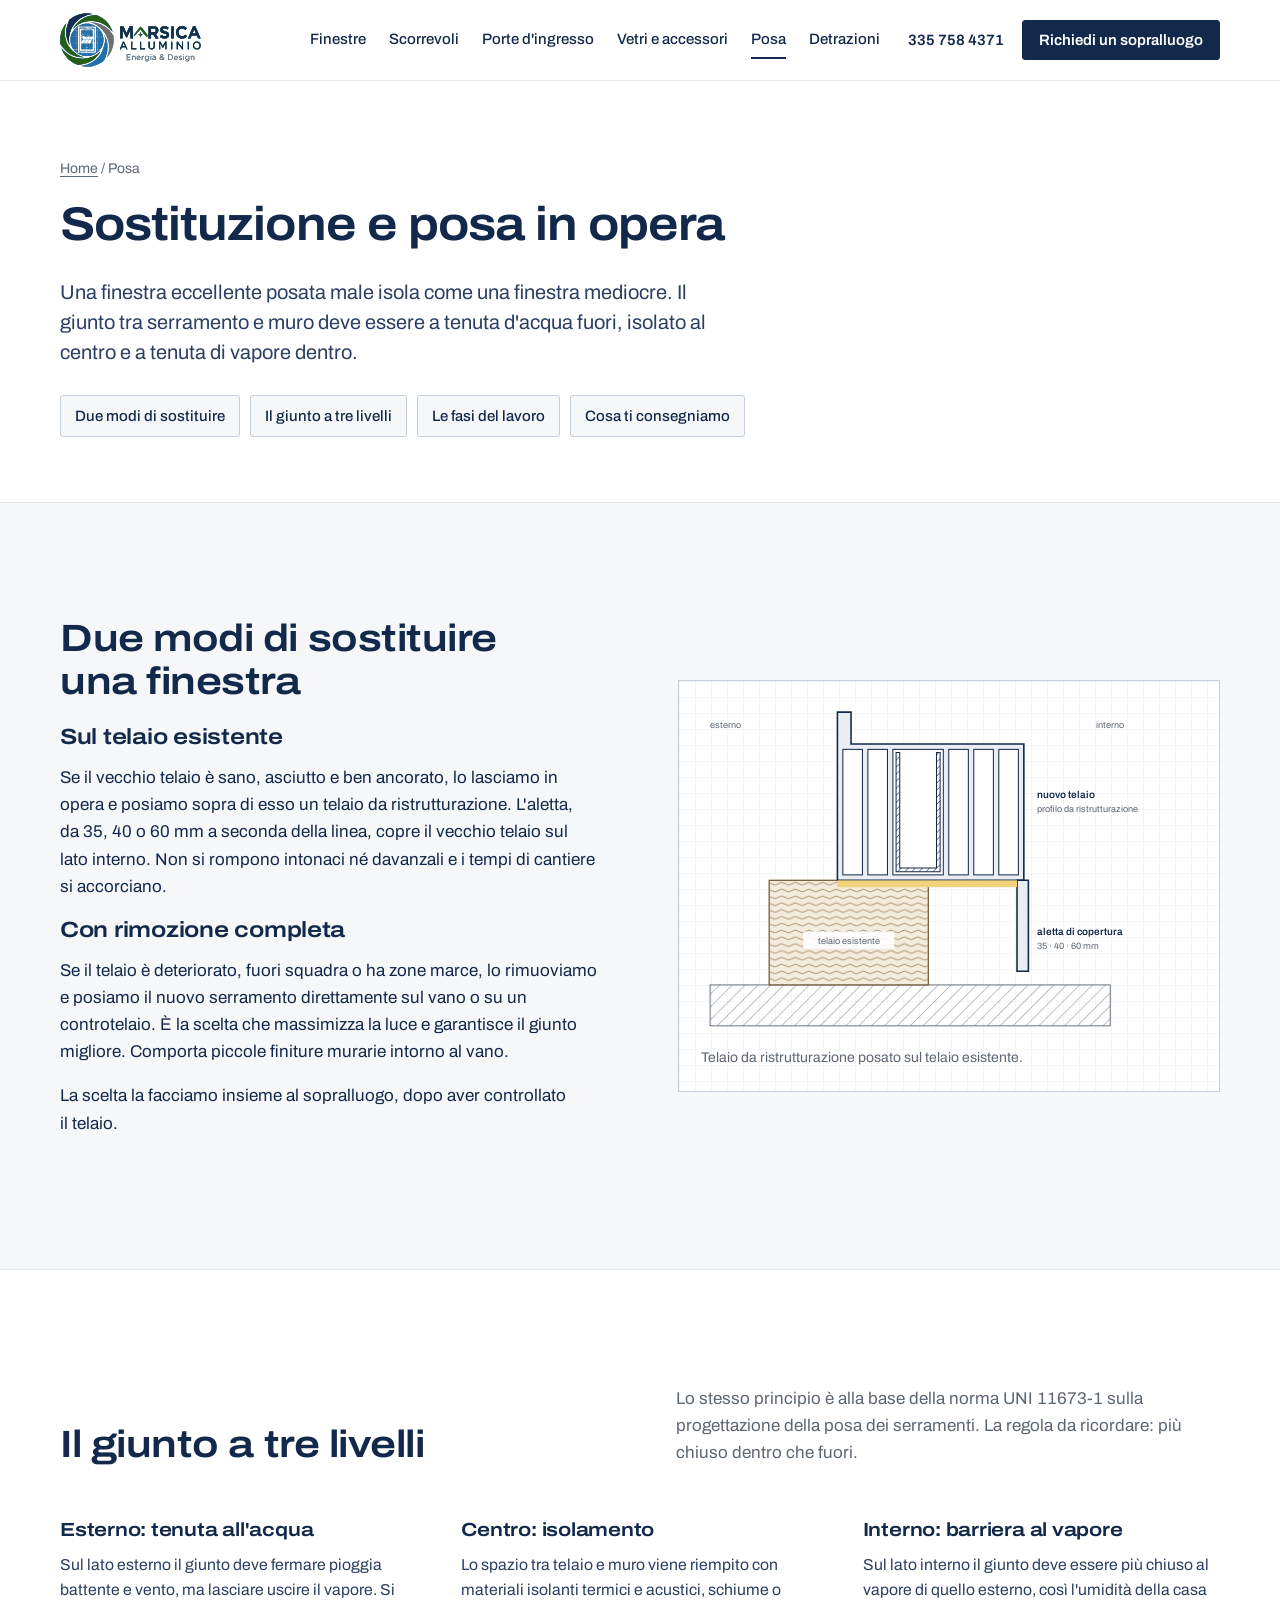
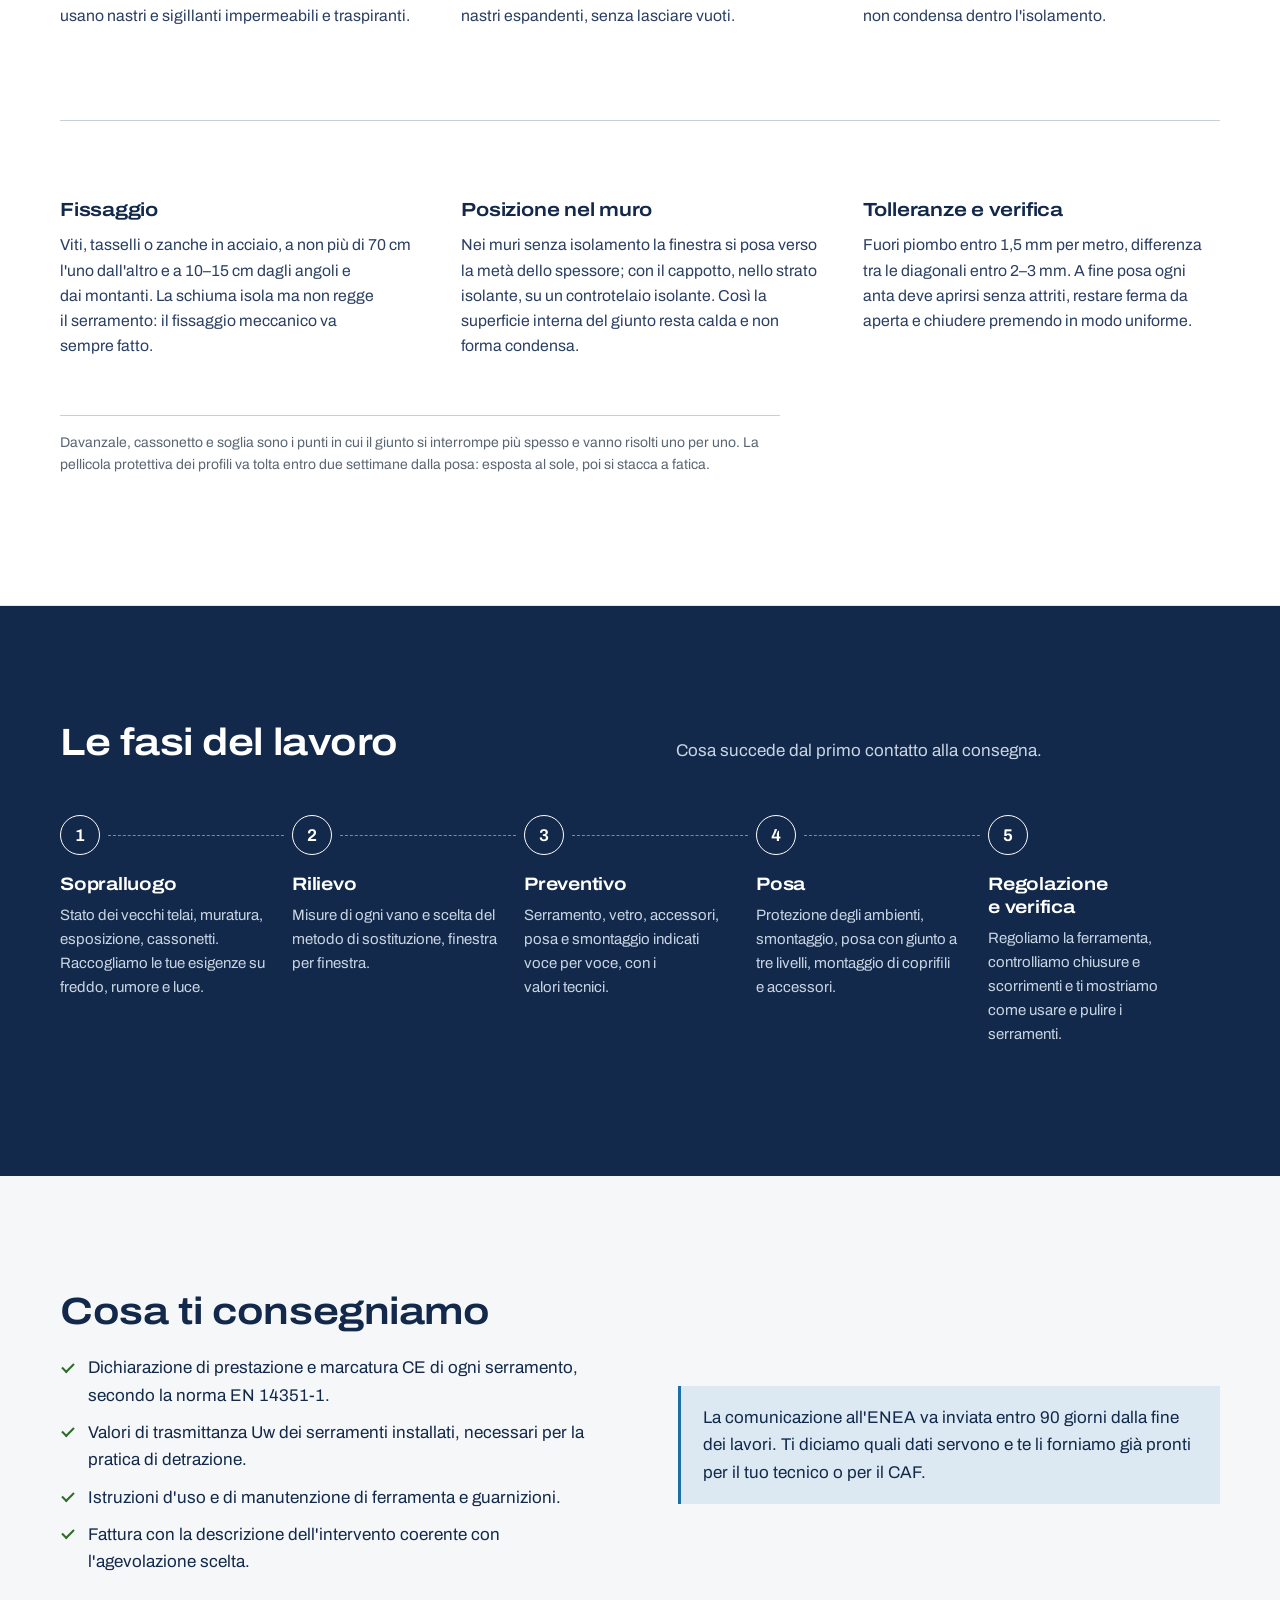
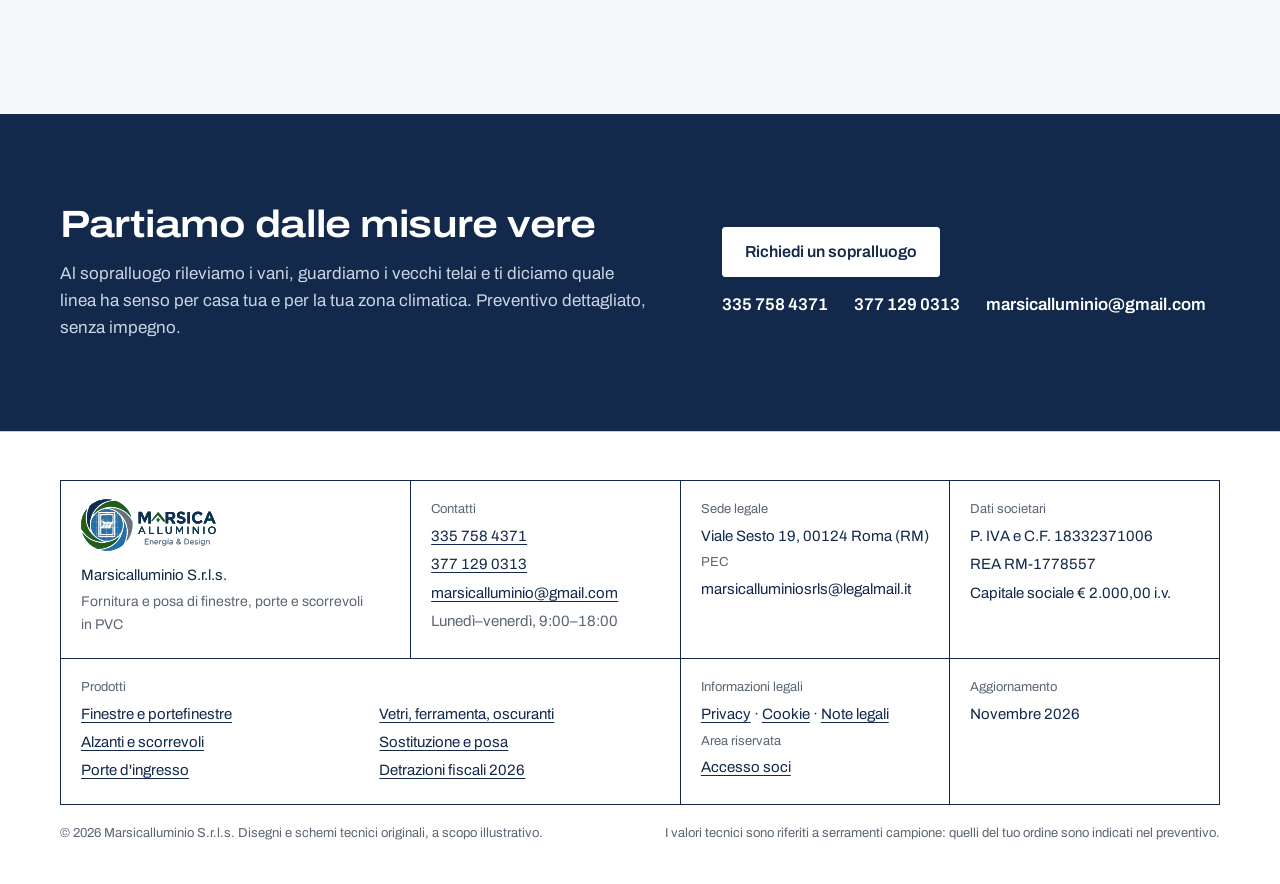
<file: posa.html>
<!doctype html>
<html lang="it">
<head>
<meta charset="utf-8">
<meta name="viewport" content="width=device-width, initial-scale=1">
<title>Sostituzione e posa dei serramenti · Marsicalluminio</title>
<meta name="description" content="Sostituzione delle finestre con o senza rimozione del vecchio telaio, giunto di posa a tre livelli, fasi del lavoro e documenti consegnati.">

<link rel="canonical" href="https://www.marsicalluminio.it/posa.html">
<meta property="og:type" content="website">
<meta property="og:locale" content="it_IT">
<meta property="og:site_name" content="Marsicalluminio">
<meta property="og:title" content="Sostituzione e posa dei serramenti · Marsicalluminio">
<meta property="og:description" content="Sostituzione delle finestre con o senza rimozione del vecchio telaio, giunto di posa a tre livelli, fasi del lavoro e documenti consegnati.">
<meta property="og:url" content="https://www.marsicalluminio.it/posa.html">
<meta property="og:image" content="https://www.marsicalluminio.it/assets/img/og.png">
<meta name="theme-color" content="#13294b">
<link rel="icon" href="favicon.ico" sizes="32x32">
<link rel="icon" href="assets/img/icon-192.png" type="image/png" sizes="192x192">
<link rel="apple-touch-icon" href="assets/img/apple-touch-icon.png">
<link rel="manifest" href="site.webmanifest">
<link rel="preload" href="assets/fonts/archivo-var.woff2" as="font" type="font/woff2" crossorigin>
<link rel="stylesheet" href="assets/css/site.css">

</head>
<body>
<a class="skip" href="#main">Vai al contenuto</a>
<header class="site-head">
  <div class="wrap head-in">
    <a class="brand" href="./" aria-label="Marsicalluminio, pagina iniziale"><img src="assets/img/logo.svg" alt="Marsicalluminio — Energia &amp; Design" width="262" height="100"></a>
    <button class="menu-btn" type="button" aria-expanded="false" aria-controls="nav"><span aria-hidden="true"></span>Menu</button>
    <nav class="nav" id="nav" aria-label="Principale">
      <a href="finestre.html">Finestre</a><a href="scorrevoli.html">Scorrevoli</a><a href="porte.html">Porte d'ingresso</a><a href="accessori.html">Vetri e accessori</a><a href="posa.html" aria-current="page">Posa</a><a href="detrazioni.html">Detrazioni</a>
      <a class="btn" href="contatti.html">Richiedi un sopralluogo</a>
    </nav>
    <div class="head-cta">
      <a class="head-tel" href="tel:+393357584371">335 758 4371</a>
      <a class="btn sm" href="contatti.html">Richiedi un sopralluogo</a>
    </div>
  </div>
</header>
<main id="main">
<section class="page-head"><div class="wrap">
<p class="crumbs"><a href="./">Home</a> / Posa</p>
<h1>Sostituzione e posa in opera</h1>
<p class="lead">Una finestra eccellente posata male isola come una finestra mediocre. Il giunto tra serramento e muro deve essere a tenuta d'acqua fuori, isolato al centro e a tenuta di vapore dentro.</p><ul class="toc"><li><a href="#sostituzione">Due modi di sostituire</a></li><li><a href="#giunto">Il giunto a tre livelli</a></li><li><a href="#processo">Le fasi del lavoro</a></li><li><a href="#documenti">Cosa ti consegniamo</a></li></ul>
</div></section>
<section class="band" id="sostituzione" aria-labelledby="so-t"><div class="wrap split">
  <div>
    <h2 id="so-t">Due modi di sostituire una finestra</h2>
    <h3>Sul telaio esistente</h3>
    <p>Se il vecchio telaio è sano, asciutto e ben ancorato, lo lasciamo in opera e posiamo sopra di esso un telaio da ristrutturazione. L'aletta, da 35, 40 o 60 mm a seconda della linea, copre il vecchio telaio sul lato interno. Non si rompono intonaci né davanzali e i tempi di cantiere si accorciano.</p>
    <h3>Con rimozione completa</h3>
    <p>Se il telaio è deteriorato, fuori squadra o ha zone marce, lo rimuoviamo e posiamo il nuovo serramento direttamente sul vano o su un controtelaio. È la scelta che massimizza la luce e garantisce il giunto migliore. Comporta piccole finiture murarie intorno al vano.</p>
    <p>La scelta la facciamo insieme al sopralluogo, dopo aver controllato il telaio.</p>
  </div>
  <figure class="sheet"><svg class="renovation" viewBox="-40 -24 218 146" xmlns="http://www.w3.org/2000/svg" role="img" aria-label="Schema di sostituzione con telaio da ristrutturazione posato sul telaio esistente"><style>.lbl{font:600 4.4px Archivo,sans-serif;fill:#13294B}.lbl2{font:400 4px Archivo,sans-serif;fill:#5B6673}</style><defs><pattern id="wrv2" width="6" height="3" patternUnits="userSpaceOnUse"><path d="M0,1.5 q1.5,-1.2 3,0 t3,0" fill="none" stroke="#9A7B55" stroke-width=".35"/></pattern><pattern id="mrv2" width="4" height="4" patternUnits="userSpaceOnUse" patternTransform="rotate(45)"><line x1="0" y1="0" x2="0" y2="4" stroke="#5B6673" stroke-width=".35"/></pattern><pattern id="hrv2" width="2.2" height="2.2" patternUnits="userSpaceOnUse" patternTransform="rotate(45)"><line x1="0" y1="0" x2="0" y2="2.2" stroke="#13294B" stroke-width=".5"/></pattern></defs><rect class="" x="-36" y="100" width="176" height="18" fill="url(#mrv2)" stroke="#5B6673" stroke-width=".4"/><rect class="" x="-10" y="54" width="70" height="46" fill="#F3EBDD" stroke="#7D6342" stroke-width=".6"/><rect class="" x="-10" y="54" width="70" height="46" fill="url(#wrv2)" stroke="none"/><rect class="" x="5" y="76.5" width="40" height="7.5" fill="#fff" stroke="none" opacity=".9"/><text class="lbl2" x="25" y="82" text-anchor="middle" >telaio esistente</text><polygon class="" points="20,54 102,54 102,-6 26,-6 26,-20 20,-20" fill="#E8EEF3" stroke="#13294B" stroke-width=".7"/><polygon class="" points="99,54 99,94 104,94 104,54" fill="#E8EEF3" stroke="#13294B" stroke-width=".7"/><rect class="" x="22.4" y="-3.6" width="8.61" height="55.2" fill="#fff" stroke="#13294B" stroke-width=".45"/><rect class="" x="33.41" y="-3.6" width="8.61" height="55.2" fill="#fff" stroke="#13294B" stroke-width=".45"/><rect class="" x="44.41" y="-3.6" width="22.17" height="55.2" fill="#fff" stroke="#13294B" stroke-width=".45"/><polygon class="steel" points="45.81,-2.2 45.81,50.2 65.18,50.2 65.18,-2.2 63.58,-2.2 63.58,48.6 47.41,48.6 47.41,-2.2" fill="url(#hrv2)" stroke="#13294B" stroke-width=".45"/><rect class="" x="68.98" y="-3.6" width="8.61" height="55.2" fill="#fff" stroke="#13294B" stroke-width=".45"/><rect class="" x="79.99" y="-3.6" width="8.61" height="55.2" fill="#fff" stroke="#13294B" stroke-width=".45"/><rect class="" x="90.99" y="-3.6" width="8.61" height="55.2" fill="#fff" stroke="#13294B" stroke-width=".45"/><rect class="" x="20" y="54" width="79" height="3" fill="#F2D27A" stroke="none"/><text class="lbl" x="108" y="78" text-anchor="start" >aletta di copertura</text><text class="lbl2" x="108" y="84" text-anchor="start" >35 · 40 · 60 mm</text><text class="lbl" x="108" y="18" text-anchor="start" >nuovo telaio</text><text class="lbl2" x="108" y="24" text-anchor="start" >profilo da ristrutturazione</text><text class="lbl2" x="-36" y="-13" text-anchor="start" >esterno</text><text class="lbl2" x="146" y="-13" text-anchor="end" >interno</text></svg><figcaption>Telaio da ristrutturazione posato sul telaio esistente.</figcaption></figure>
</div></section>

<section class="band white" id="giunto" aria-labelledby="gi-t"><div class="wrap">
  <div class="band-head"><h2 id="gi-t">Il giunto a tre livelli</h2><p class="muted">Lo stesso principio è alla base della norma UNI 11673-1 sulla progettazione della posa dei serramenti. La regola da ricordare: più chiuso dentro che fuori.</p></div>
  <div class="grid-3">
    <div class="item"><h3>Esterno: tenuta all'acqua</h3><p>Sul lato esterno il giunto deve fermare pioggia battente e vento, ma lasciare uscire il vapore. Si usano nastri e sigillanti impermeabili e traspiranti.</p></div>
    <div class="item"><h3>Centro: isolamento</h3><p>Lo spazio tra telaio e muro viene riempito con materiali isolanti termici e acustici, schiume o nastri espandenti, senza lasciare vuoti.</p></div>
    <div class="item"><h3>Interno: barriera al vapore</h3><p>Sul lato interno il giunto deve essere più chiuso al vapore di quello esterno, così l'umidità della casa non condensa dentro l'isolamento.</p></div>
  </div>
  <hr class="rule">
  <div class="grid-3">
    <div class="item"><h3>Fissaggio</h3><p>Viti, tasselli o zanche in acciaio, a non più di 70 cm l'uno dall'altro e a 10–15 cm dagli angoli e dai montanti. La schiuma isola ma non regge il serramento: il fissaggio meccanico va sempre fatto.</p></div>
    <div class="item"><h3>Posizione nel muro</h3><p>Nei muri senza isolamento la finestra si posa verso la metà dello spessore; con il cappotto, nello strato isolante, su un controtelaio isolante. Così la superficie interna del giunto resta calda e non forma condensa.</p></div>
    <div class="item"><h3>Tolleranze e verifica</h3><p>Fuori piombo entro 1,5 mm per metro, differenza tra le diagonali entro 2–3 mm. A fine posa ogni anta deve aprirsi senza attriti, restare ferma da aperta e chiudere premendo in modo uniforme.</p></div>
  </div>
  <div class="note"><p>Davanzale, cassonetto e soglia sono i punti in cui il giunto si interrompe più spesso e vanno risolti uno per uno. La pellicola protettiva dei profili va tolta entro due settimane dalla posa: esposta al sole, poi si stacca a fatica.</p></div>
</div></section>

<section class="band ink" id="processo" aria-labelledby="pr-t"><div class="wrap">
  <div class="band-head"><h2 id="pr-t">Le fasi del lavoro</h2><p class="muted">Cosa succede dal primo contatto alla consegna.</p></div>
  <ol class="steps">
    <li><h3>Sopralluogo</h3><p>Stato dei vecchi telai, muratura, esposizione, cassonetti. Raccogliamo le tue esigenze su freddo, rumore e luce.</p></li>
    <li><h3>Rilievo</h3><p>Misure di ogni vano e scelta del metodo di sostituzione, finestra per finestra.</p></li>
    <li><h3>Preventivo</h3><p>Serramento, vetro, accessori, posa e smontaggio indicati voce per voce, con i valori tecnici.</p></li>
    <li><h3>Posa</h3><p>Protezione degli ambienti, smontaggio, posa con giunto a tre livelli, montaggio di coprifili e accessori.</p></li>
    <li><h3>Regolazione e verifica</h3><p>Regoliamo la ferramenta, controlliamo chiusure e scorrimenti e ti mostriamo come usare e pulire i serramenti.</p></li>
  </ol>
</div></section>

<section class="band" id="documenti" aria-labelledby="do-t"><div class="wrap split">
  <div>
    <h2 id="do-t">Cosa ti consegniamo</h2>
    <ul class="checks">
      <li>Dichiarazione di prestazione e marcatura CE di ogni serramento, secondo la norma EN 14351-1.</li>
      <li>Valori di trasmittanza Uw dei serramenti installati, necessari per la pratica di detrazione.</li>
      <li>Istruzioni d'uso e di manutenzione di ferramenta e guarnizioni.</li>
      <li>Fattura con la descrizione dell'intervento coerente con l'agevolazione scelta.</li>
    </ul>
  </div>
  <div class="callout"><p>La comunicazione all'ENEA va inviata entro 90 giorni dalla fine dei lavori. Ti diciamo quali dati servono e te li forniamo già pronti per il tuo tecnico o per il CAF.</p></div>
</div></section>
</main>
<section class="cta-band" aria-labelledby="cta-t">
  <div class="wrap cta-in">
    <div>
      <h2 id="cta-t">Partiamo dalle misure vere</h2>
      <p>Al sopralluogo rileviamo i vani, guardiamo i vecchi telai e ti diciamo quale linea ha senso per casa tua e per la tua zona climatica. Preventivo dettagliato, senza impegno.</p>
    </div>
    <div class="cta-actions">
      <a class="btn" href="contatti.html">Richiedi un sopralluogo</a>
      <div class="tels">
        <a href="tel:+393357584371">335 758 4371</a>
        <a href="tel:+393771290313">377 129 0313</a>
        <a href="mailto:marsicalluminio@gmail.com">marsicalluminio@gmail.com</a>
      </div>
    </div>
  </div>
</section>

<footer class="site-foot">
  <div class="wrap">
    <div class="foot-block">
      <div class="logo">
        <img src="assets/img/logo.svg" alt="Marsicalluminio" width="136" height="52" loading="lazy">
        <p>Marsicalluminio S.r.l.s.</p>
        <p class="muted small">Fornitura e posa di finestre, porte e scorrevoli in PVC</p>
      </div>
      <div>
        <span class="k">Contatti</span>
        <p><a href="tel:+393357584371">335 758 4371</a></p>
        <p><a href="tel:+393771290313">377 129 0313</a></p>
        <p><a href="mailto:marsicalluminio@gmail.com">marsicalluminio@gmail.com</a></p>
        <p class="muted">Lunedì–venerdì, 9:00–18:00</p>
      </div>
      <div>
        <span class="k">Sede legale</span>
        <p>Viale Sesto 19, 00124 Roma (RM)</p>
        <span class="k">PEC</span>
        <p>marsicalluminiosrls@legalmail.it</p>
      </div>
      <div>
        <span class="k">Dati societari</span>
        <p>P. IVA e C.F. 18332371006</p>
        <p>REA RM-1778557</p>
        <p>Capitale sociale € 2.000,00 i.v.</p>
      </div>
      <div class="wide">
        <span class="k">Prodotti</span>
        <ul>
          <li><a href="finestre.html">Finestre e portefinestre</a></li>
          <li><a href="scorrevoli.html">Alzanti e scorrevoli</a></li>
          <li><a href="porte.html">Porte d'ingresso</a></li>
          <li><a href="accessori.html">Vetri, ferramenta, oscuranti</a></li>
          <li><a href="posa.html">Sostituzione e posa</a></li>
          <li><a href="detrazioni.html">Detrazioni fiscali 2026</a></li>
        </ul>
      </div>
      <div>
        <span class="k">Informazioni legali</span>
        <p><a href="privacy.html">Privacy</a> · <a href="cookie.html">Cookie</a> · <a href="note-legali.html">Note legali</a></p>
        <span class="k">Area riservata</span>
        <p><a href="https://marsicalluminio.eu.pythonanywhere.com" rel="nofollow">Accesso soci</a></p>
      </div>
      <div>
        <span class="k">Aggiornamento</span>
        <p>Novembre 2026</p>
      </div>
    </div>
    <div class="foot-legal">
      <span>© 2026 Marsicalluminio S.r.l.s. Disegni e schemi tecnici originali, a scopo illustrativo.</span>
      <span>I valori tecnici sono riferiti a serramenti campione: quelli del tuo ordine sono indicati nel preventivo.</span>
    </div>
  </div>
</footer>
<div class="quickbar" aria-label="Contatto rapido">
  <a class="btn ghost" href="tel:+393357584371">Chiama</a>
  <a class="btn" href="contatti.html">Sopralluogo</a>
</div>
<script src="assets/js/site.js" defer></script>
</body>
</html>
</file>
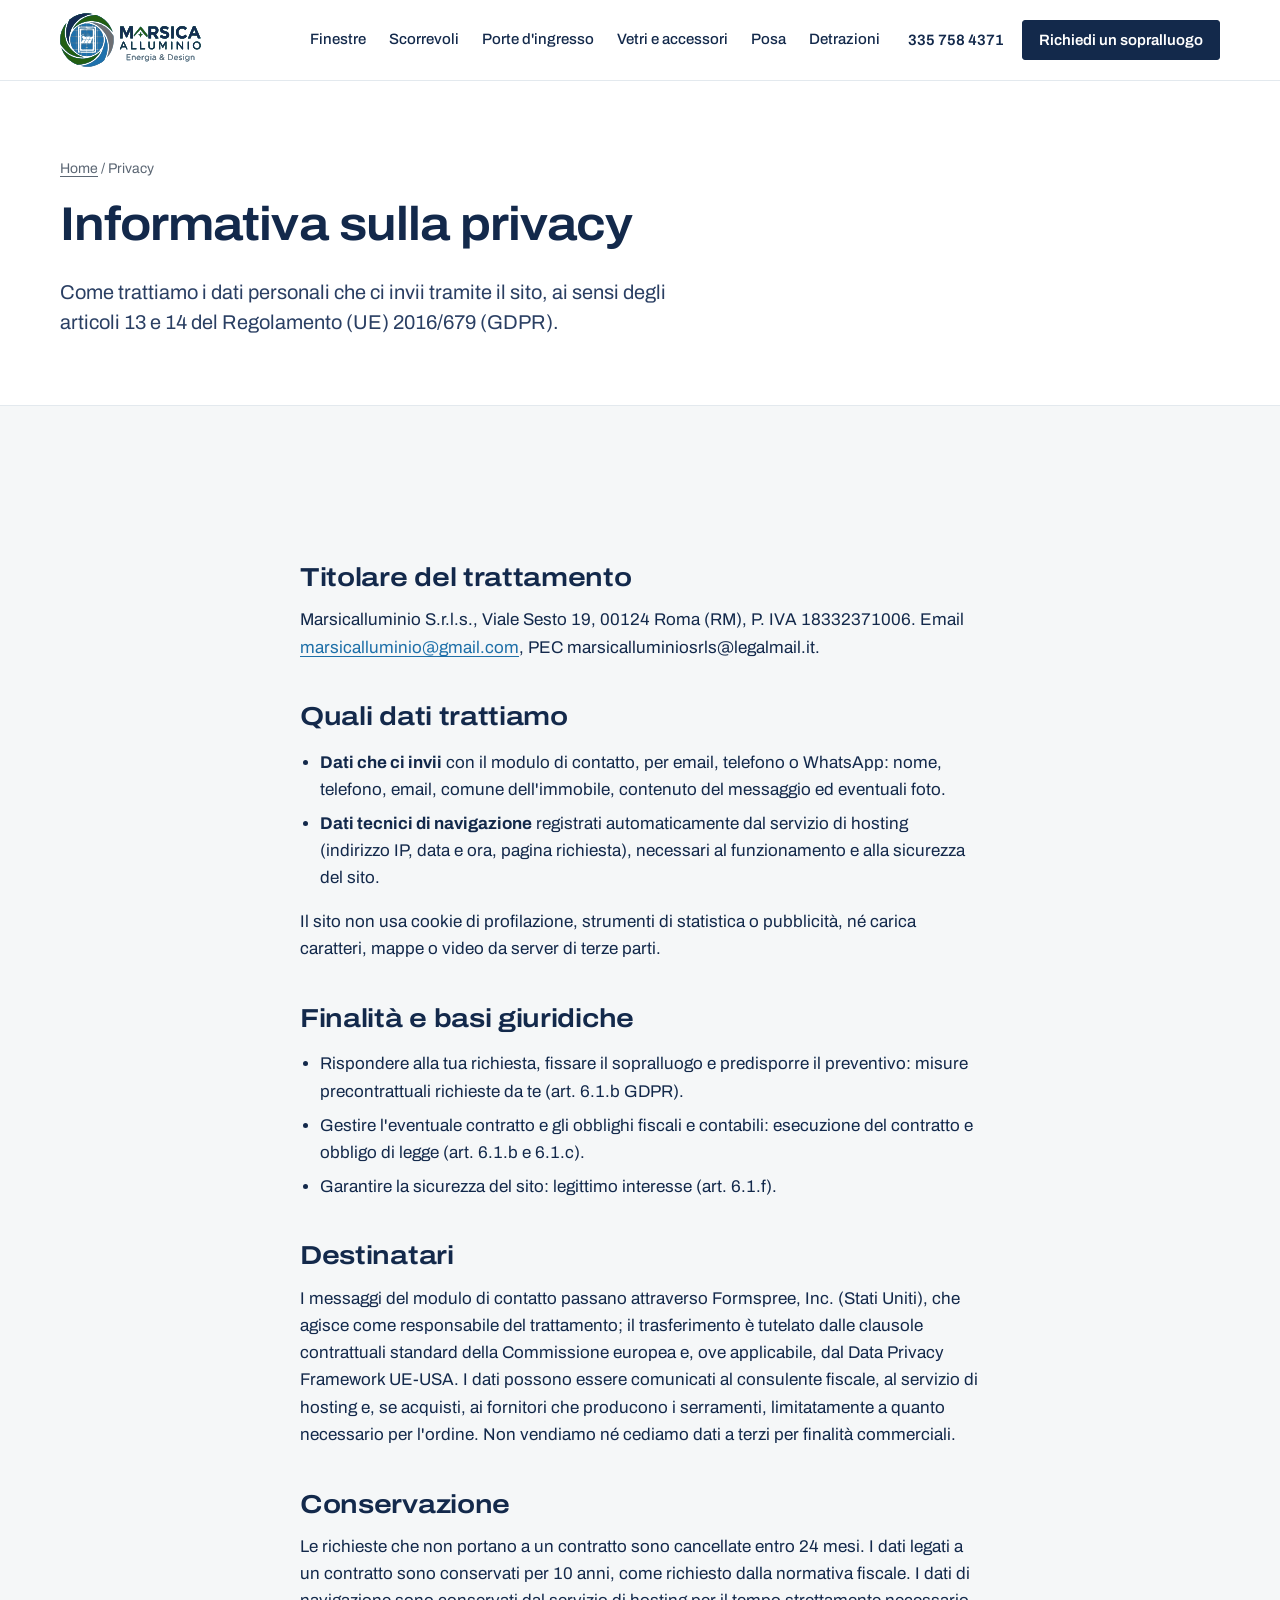
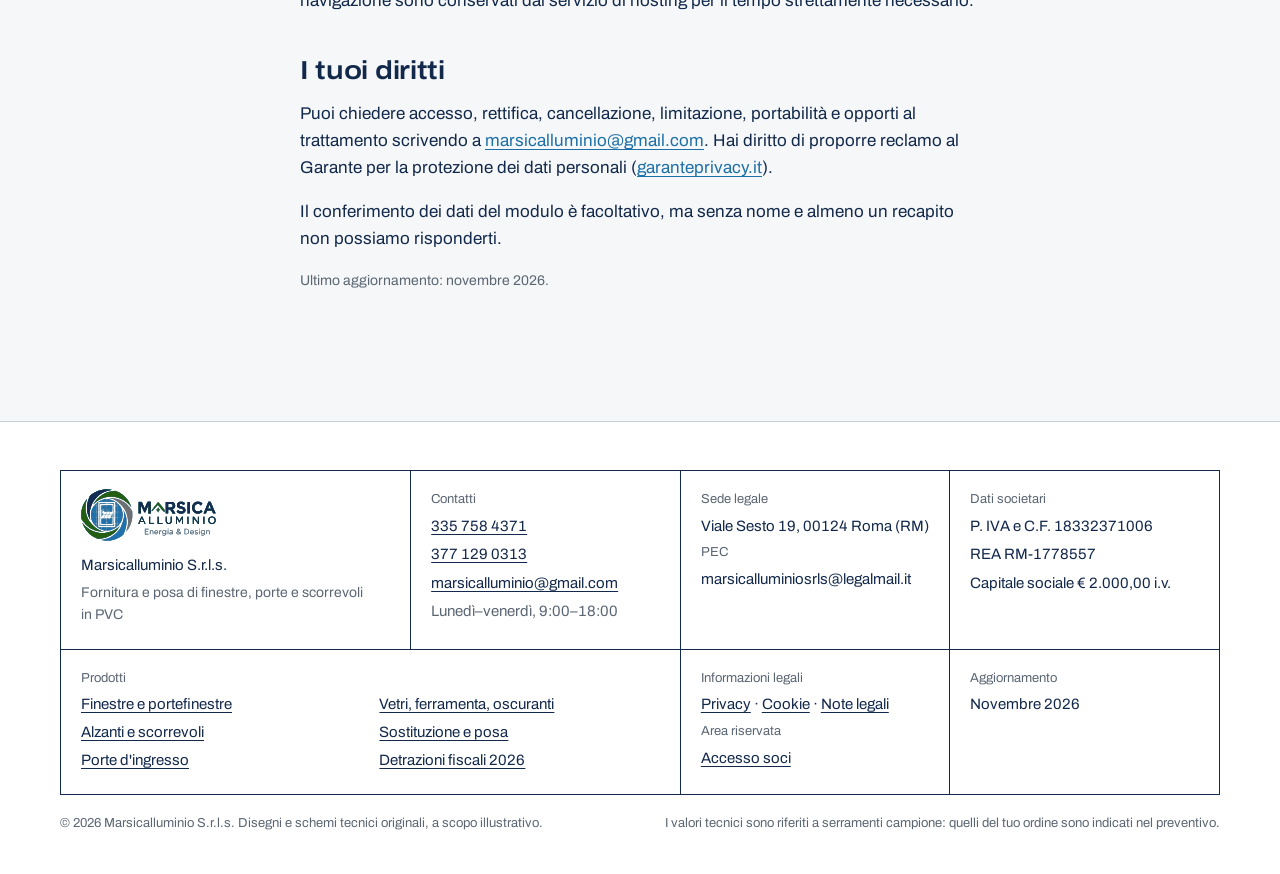
<file: privacy.html>
<!doctype html>
<html lang="it">
<head>
<meta charset="utf-8">
<meta name="viewport" content="width=device-width, initial-scale=1">
<title>Informativa sulla privacy · Marsicalluminio</title>
<meta name="description" content="Informativa sul trattamento dei dati personali.">

<link rel="canonical" href="https://www.marsicalluminio.it/privacy.html">
<meta property="og:type" content="website">
<meta property="og:locale" content="it_IT">
<meta property="og:site_name" content="Marsicalluminio">
<meta property="og:title" content="Informativa sulla privacy · Marsicalluminio">
<meta property="og:description" content="Informativa sul trattamento dei dati personali.">
<meta property="og:url" content="https://www.marsicalluminio.it/privacy.html">
<meta property="og:image" content="https://www.marsicalluminio.it/assets/img/og.png">
<meta name="theme-color" content="#13294b">
<link rel="icon" href="favicon.ico" sizes="32x32">
<link rel="icon" href="assets/img/icon-192.png" type="image/png" sizes="192x192">
<link rel="apple-touch-icon" href="assets/img/apple-touch-icon.png">
<link rel="manifest" href="site.webmanifest">
<link rel="preload" href="assets/fonts/archivo-var.woff2" as="font" type="font/woff2" crossorigin>
<link rel="stylesheet" href="assets/css/site.css">

</head>
<body>
<a class="skip" href="#main">Vai al contenuto</a>
<header class="site-head">
  <div class="wrap head-in">
    <a class="brand" href="./" aria-label="Marsicalluminio, pagina iniziale"><img src="assets/img/logo.svg" alt="Marsicalluminio — Energia &amp; Design" width="262" height="100"></a>
    <button class="menu-btn" type="button" aria-expanded="false" aria-controls="nav"><span aria-hidden="true"></span>Menu</button>
    <nav class="nav" id="nav" aria-label="Principale">
      <a href="finestre.html">Finestre</a><a href="scorrevoli.html">Scorrevoli</a><a href="porte.html">Porte d'ingresso</a><a href="accessori.html">Vetri e accessori</a><a href="posa.html">Posa</a><a href="detrazioni.html">Detrazioni</a>
      <a class="btn" href="contatti.html">Richiedi un sopralluogo</a>
    </nav>
    <div class="head-cta">
      <a class="head-tel" href="tel:+393357584371">335 758 4371</a>
      <a class="btn sm" href="contatti.html">Richiedi un sopralluogo</a>
    </div>
  </div>
</header>
<main id="main">
<section class="page-head"><div class="wrap">
<p class="crumbs"><a href="./">Home</a> / Privacy</p>
<h1>Informativa sulla privacy</h1>
<p class="lead">Come trattiamo i dati personali che ci invii tramite il sito, ai sensi degli articoli 13 e 14 del Regolamento (UE) 2016/679 (GDPR).</p>
</div></section>
<section class="band"><div class="wrap prose">
<h2>Titolare del trattamento</h2>
<p>Marsicalluminio S.r.l.s., Viale Sesto 19, 00124 Roma (RM), P. IVA 18332371006. Email <a href="mailto:marsicalluminio@gmail.com">marsicalluminio@gmail.com</a>, PEC marsicalluminiosrls@legalmail.it.</p>
<h2>Quali dati trattiamo</h2>
<ul>
<li><strong>Dati che ci invii</strong> con il modulo di contatto, per email, telefono o WhatsApp: nome, telefono, email, comune dell'immobile, contenuto del messaggio ed eventuali foto.</li>
<li><strong>Dati tecnici di navigazione</strong> registrati automaticamente dal servizio di hosting (indirizzo IP, data e ora, pagina richiesta), necessari al funzionamento e alla sicurezza del sito.</li>
</ul>
<p>Il sito non usa cookie di profilazione, strumenti di statistica o pubblicità, né carica caratteri, mappe o video da server di terze parti.</p>
<h2>Finalità e basi giuridiche</h2>
<ul>
<li>Rispondere alla tua richiesta, fissare il sopralluogo e predisporre il preventivo: misure precontrattuali richieste da te (art. 6.1.b GDPR).</li>
<li>Gestire l'eventuale contratto e gli obblighi fiscali e contabili: esecuzione del contratto e obbligo di legge (art. 6.1.b e 6.1.c).</li>
<li>Garantire la sicurezza del sito: legittimo interesse (art. 6.1.f).</li>
</ul>
<h2>Destinatari</h2>
<p>I messaggi del modulo di contatto passano attraverso Formspree, Inc. (Stati Uniti), che agisce come responsabile del trattamento; il trasferimento è tutelato dalle clausole contrattuali standard della Commissione europea e, ove applicabile, dal Data Privacy Framework UE-USA. I dati possono essere comunicati al consulente fiscale, al servizio di hosting e, se acquisti, ai fornitori che producono i serramenti, limitatamente a quanto necessario per l'ordine. Non vendiamo né cediamo dati a terzi per finalità commerciali.</p>
<h2>Conservazione</h2>
<p>Le richieste che non portano a un contratto sono cancellate entro 24 mesi. I dati legati a un contratto sono conservati per 10 anni, come richiesto dalla normativa fiscale. I dati di navigazione sono conservati dal servizio di hosting per il tempo strettamente necessario.</p>
<h2>I tuoi diritti</h2>
<p>Puoi chiedere accesso, rettifica, cancellazione, limitazione, portabilità e opporti al trattamento scrivendo a <a href="mailto:marsicalluminio@gmail.com">marsicalluminio@gmail.com</a>. Hai diritto di proporre reclamo al Garante per la protezione dei dati personali (<a href="https://www.garanteprivacy.it" rel="noopener">garanteprivacy.it</a>).</p>
<p>Il conferimento dei dati del modulo è facoltativo, ma senza nome e almeno un recapito non possiamo risponderti.</p>
<p class="muted small">Ultimo aggiornamento: novembre 2026.</p>
</div></section></main>

<footer class="site-foot">
  <div class="wrap">
    <div class="foot-block">
      <div class="logo">
        <img src="assets/img/logo.svg" alt="Marsicalluminio" width="136" height="52" loading="lazy">
        <p>Marsicalluminio S.r.l.s.</p>
        <p class="muted small">Fornitura e posa di finestre, porte e scorrevoli in PVC</p>
      </div>
      <div>
        <span class="k">Contatti</span>
        <p><a href="tel:+393357584371">335 758 4371</a></p>
        <p><a href="tel:+393771290313">377 129 0313</a></p>
        <p><a href="mailto:marsicalluminio@gmail.com">marsicalluminio@gmail.com</a></p>
        <p class="muted">Lunedì–venerdì, 9:00–18:00</p>
      </div>
      <div>
        <span class="k">Sede legale</span>
        <p>Viale Sesto 19, 00124 Roma (RM)</p>
        <span class="k">PEC</span>
        <p>marsicalluminiosrls@legalmail.it</p>
      </div>
      <div>
        <span class="k">Dati societari</span>
        <p>P. IVA e C.F. 18332371006</p>
        <p>REA RM-1778557</p>
        <p>Capitale sociale € 2.000,00 i.v.</p>
      </div>
      <div class="wide">
        <span class="k">Prodotti</span>
        <ul>
          <li><a href="finestre.html">Finestre e portefinestre</a></li>
          <li><a href="scorrevoli.html">Alzanti e scorrevoli</a></li>
          <li><a href="porte.html">Porte d'ingresso</a></li>
          <li><a href="accessori.html">Vetri, ferramenta, oscuranti</a></li>
          <li><a href="posa.html">Sostituzione e posa</a></li>
          <li><a href="detrazioni.html">Detrazioni fiscali 2026</a></li>
        </ul>
      </div>
      <div>
        <span class="k">Informazioni legali</span>
        <p><a href="privacy.html">Privacy</a> · <a href="cookie.html">Cookie</a> · <a href="note-legali.html">Note legali</a></p>
        <span class="k">Area riservata</span>
        <p><a href="https://marsicalluminio.eu.pythonanywhere.com" rel="nofollow">Accesso soci</a></p>
      </div>
      <div>
        <span class="k">Aggiornamento</span>
        <p>Novembre 2026</p>
      </div>
    </div>
    <div class="foot-legal">
      <span>© 2026 Marsicalluminio S.r.l.s. Disegni e schemi tecnici originali, a scopo illustrativo.</span>
      <span>I valori tecnici sono riferiti a serramenti campione: quelli del tuo ordine sono indicati nel preventivo.</span>
    </div>
  </div>
</footer>
<div class="quickbar" aria-label="Contatto rapido">
  <a class="btn ghost" href="tel:+393357584371">Chiama</a>
  <a class="btn" href="contatti.html">Sopralluogo</a>
</div>
<script src="assets/js/site.js" defer></script>
</body>
</html>
</file>
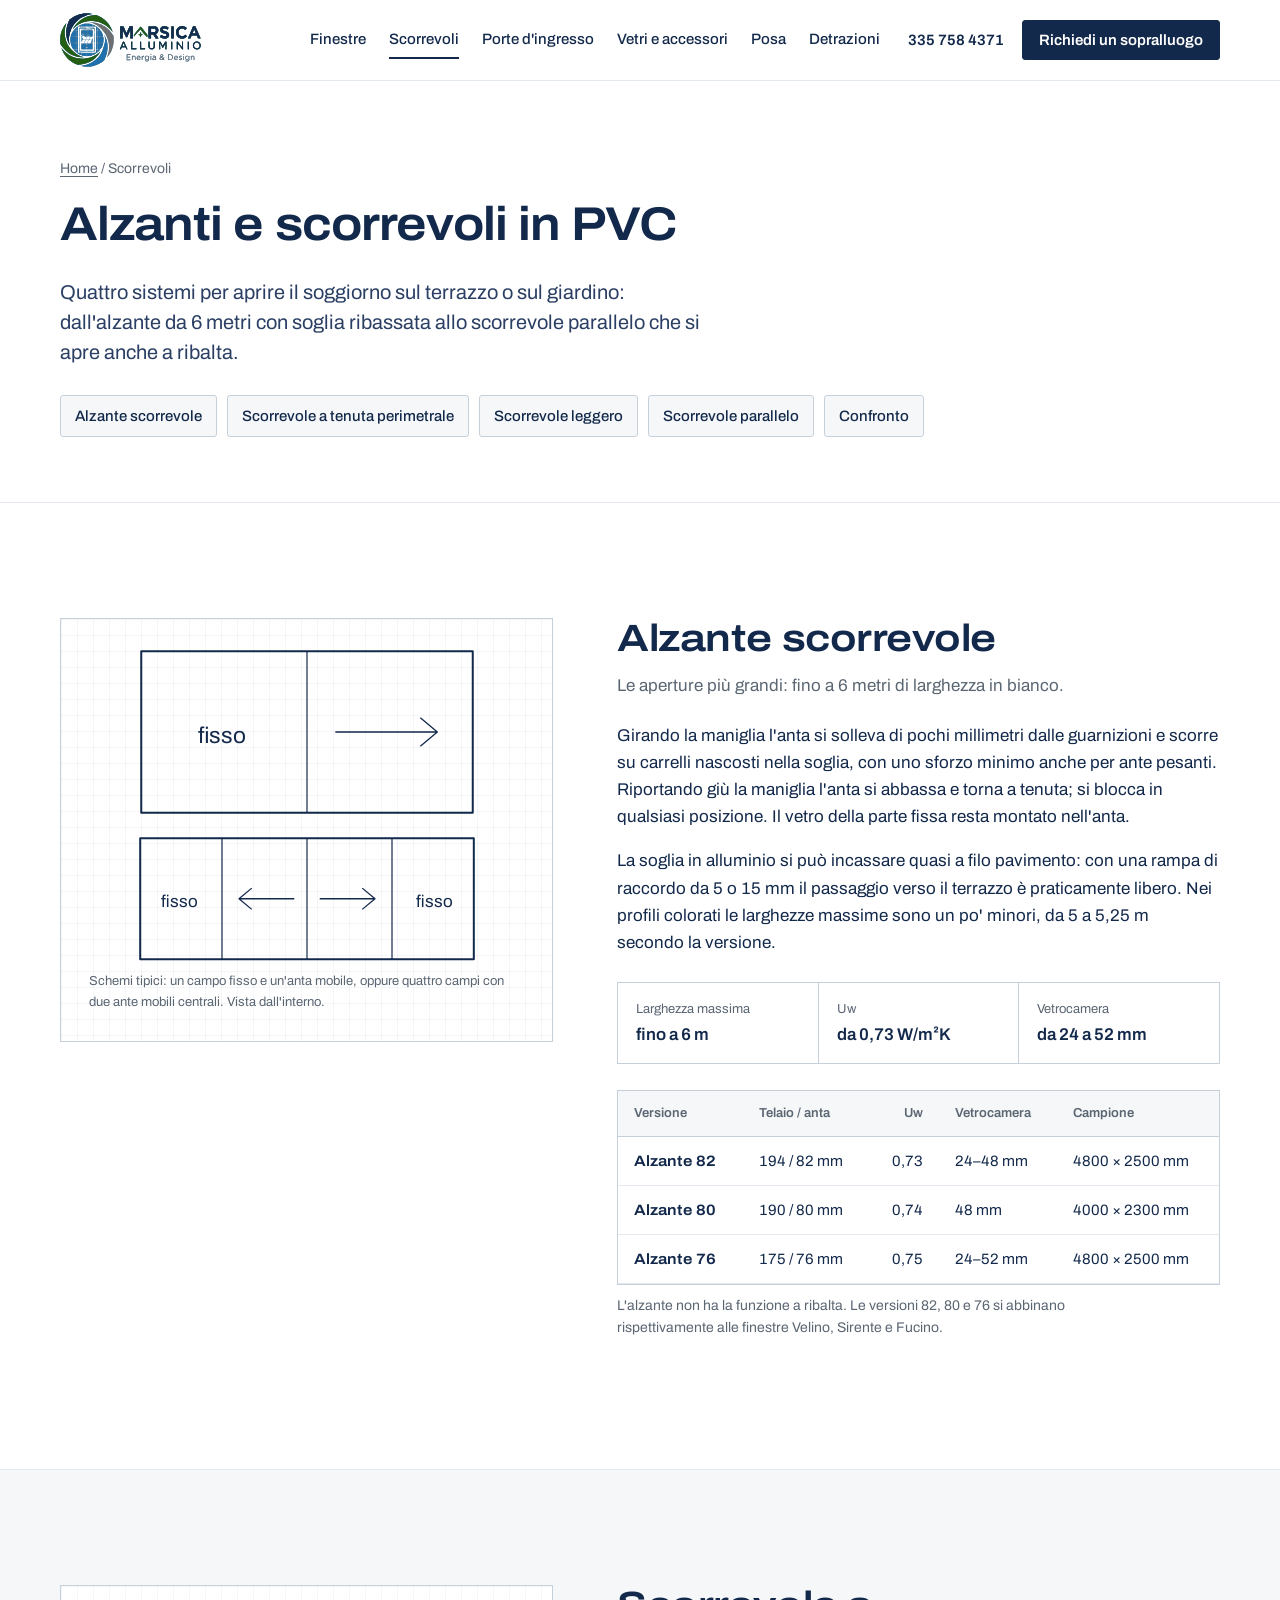
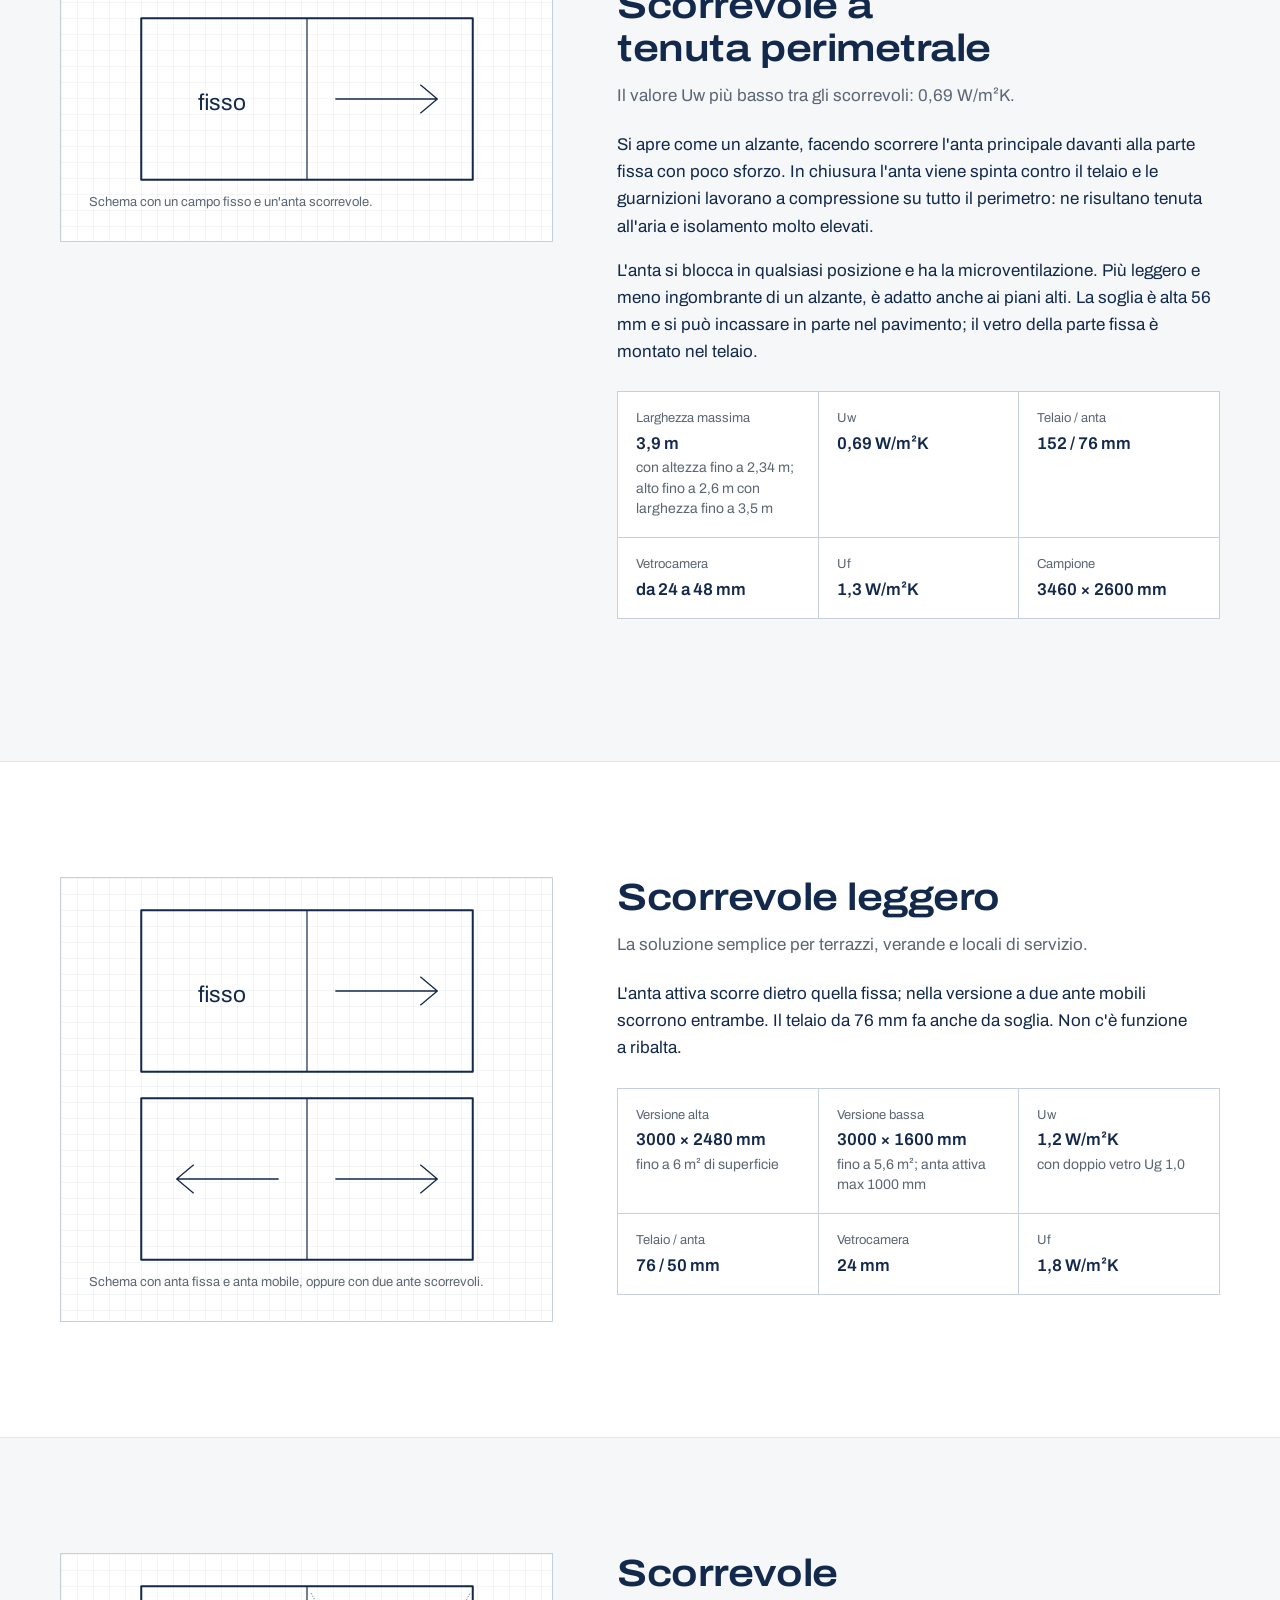
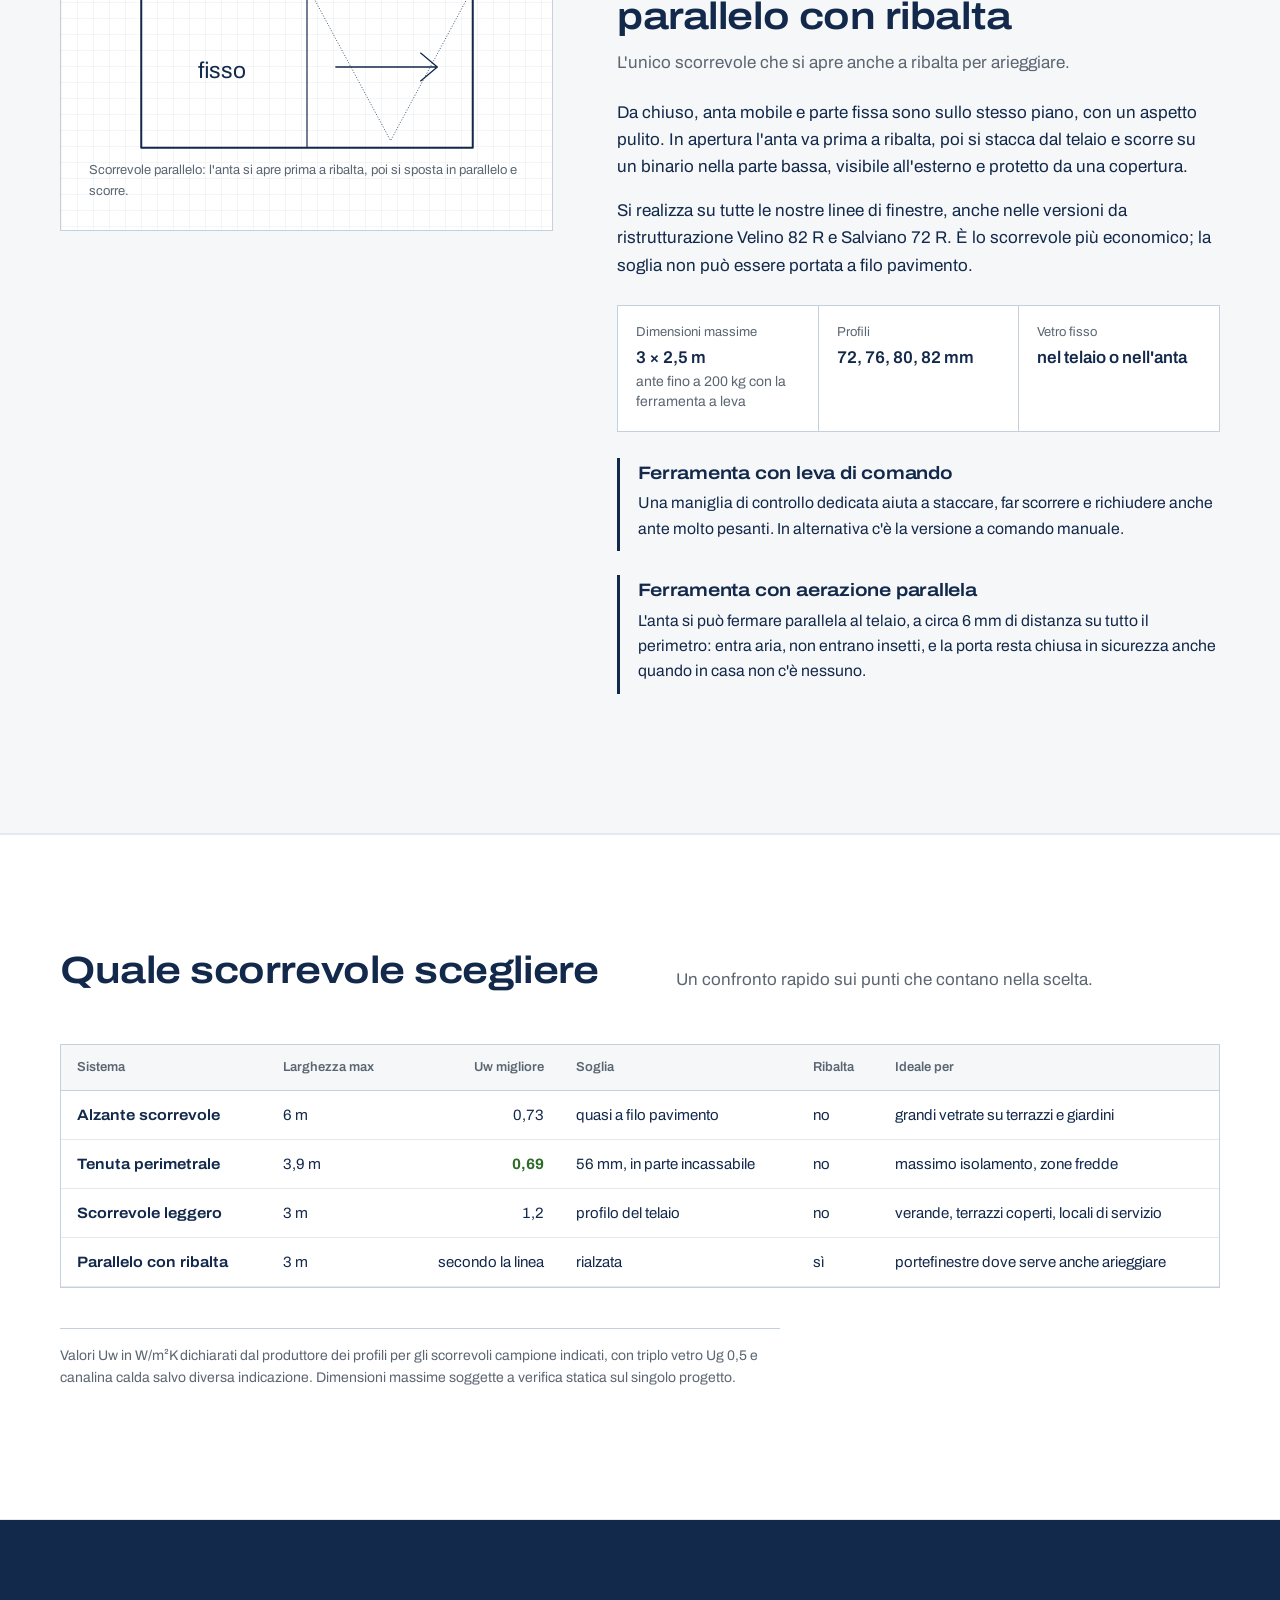
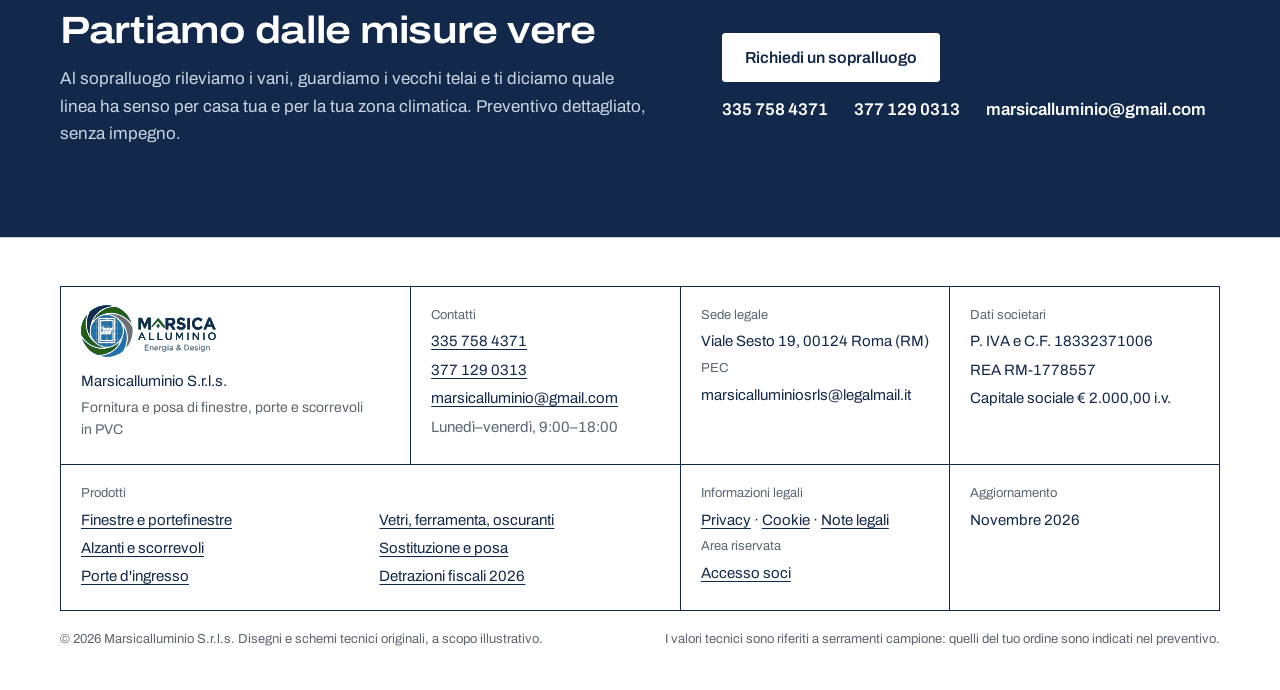
<file: scorrevoli.html>
<!doctype html>
<html lang="it">
<head>
<meta charset="utf-8">
<meta name="viewport" content="width=device-width, initial-scale=1">
<title>Alzanti e scorrevoli in PVC · Marsicalluminio</title>
<meta name="description" content="Alzanti scorrevoli fino a 6 m con soglia ribassata, scorrevoli a tenuta perimetrale con Uw 0,69, scorrevoli leggeri e paralleli con ribalta.">

<link rel="canonical" href="https://www.marsicalluminio.it/scorrevoli.html">
<meta property="og:type" content="website">
<meta property="og:locale" content="it_IT">
<meta property="og:site_name" content="Marsicalluminio">
<meta property="og:title" content="Alzanti e scorrevoli in PVC · Marsicalluminio">
<meta property="og:description" content="Alzanti scorrevoli fino a 6 m con soglia ribassata, scorrevoli a tenuta perimetrale con Uw 0,69, scorrevoli leggeri e paralleli con ribalta.">
<meta property="og:url" content="https://www.marsicalluminio.it/scorrevoli.html">
<meta property="og:image" content="https://www.marsicalluminio.it/assets/img/og.png">
<meta name="theme-color" content="#13294b">
<link rel="icon" href="favicon.ico" sizes="32x32">
<link rel="icon" href="assets/img/icon-192.png" type="image/png" sizes="192x192">
<link rel="apple-touch-icon" href="assets/img/apple-touch-icon.png">
<link rel="manifest" href="site.webmanifest">
<link rel="preload" href="assets/fonts/archivo-var.woff2" as="font" type="font/woff2" crossorigin>
<link rel="stylesheet" href="assets/css/site.css">

</head>
<body>
<a class="skip" href="#main">Vai al contenuto</a>
<header class="site-head">
  <div class="wrap head-in">
    <a class="brand" href="./" aria-label="Marsicalluminio, pagina iniziale"><img src="assets/img/logo.svg" alt="Marsicalluminio — Energia &amp; Design" width="262" height="100"></a>
    <button class="menu-btn" type="button" aria-expanded="false" aria-controls="nav"><span aria-hidden="true"></span>Menu</button>
    <nav class="nav" id="nav" aria-label="Principale">
      <a href="finestre.html">Finestre</a><a href="scorrevoli.html" aria-current="page">Scorrevoli</a><a href="porte.html">Porte d'ingresso</a><a href="accessori.html">Vetri e accessori</a><a href="posa.html">Posa</a><a href="detrazioni.html">Detrazioni</a>
      <a class="btn" href="contatti.html">Richiedi un sopralluogo</a>
    </nav>
    <div class="head-cta">
      <a class="head-tel" href="tel:+393357584371">335 758 4371</a>
      <a class="btn sm" href="contatti.html">Richiedi un sopralluogo</a>
    </div>
  </div>
</header>
<main id="main">
<section class="page-head"><div class="wrap">
<p class="crumbs"><a href="./">Home</a> / Scorrevoli</p>
<h1>Alzanti e scorrevoli in PVC</h1>
<p class="lead">Quattro sistemi per aprire il soggiorno sul terrazzo o sul giardino: dall'alzante da 6 metri con soglia ribassata allo scorrevole parallelo che si apre anche a ribalta.</p><ul class="toc"><li><a href="#alzante">Alzante scorrevole</a></li><li><a href="#tenuta">Scorrevole a tenuta perimetrale</a></li><li><a href="#leggero">Scorrevole leggero</a></li><li><a href="#parallelo">Scorrevole parallelo</a></li><li><a href="#tabella">Confronto</a></li></ul>
</div></section>
<section class="product" id="alzante" aria-labelledby="alz-t"><div class="wrap product-grid">
  <figure class="sheet" style="padding:28px"><svg class="scheme" viewBox="0 0 120 60" xmlns="http://www.w3.org/2000/svg" role="img" aria-label="Schema con un campo fisso e un'anta scorrevole" fill="none" stroke="currentColor" stroke-linejoin="round"><style>*{vector-effect:non-scaling-stroke}</style><rect x="1.5" y="1.5" width="117" height="57" stroke-width="2"/><line x1="60" y1="1.5" x2="60" y2="58.5" stroke-width="1.2"/><text x="30" y="34" font-size="8" fill="currentColor" stroke="none" text-anchor="middle" font-family="Archivo,sans-serif">fisso</text><path d="M70 30 H106 M100 25 L106 30 L100 35" stroke-width="1.3"/></svg><div style="height:18px"></div><svg class="scheme" viewBox="0 0 160 60" xmlns="http://www.w3.org/2000/svg" role="img" aria-label="Schema a quattro campi con due ante scorrevoli centrali" fill="none" stroke="currentColor" stroke-linejoin="round"><style>*{vector-effect:non-scaling-stroke}</style><rect x="1.5" y="1.5" width="157" height="57" stroke-width="2"/><line x1="40" y1="1.5" x2="40" y2="58.5" stroke-width="1.2"/><line x1="80" y1="1.5" x2="80" y2="58.5" stroke-width="1.2"/><line x1="120" y1="1.5" x2="120" y2="58.5" stroke-width="1.2"/><text x="20" y="34" font-size="8" fill="currentColor" stroke="none" text-anchor="middle" font-family="Archivo,sans-serif">fisso</text><text x="140" y="34" font-size="8" fill="currentColor" stroke="none" text-anchor="middle" font-family="Archivo,sans-serif">fisso</text><path d="M74 30 H48 M54 25 L48 30 L54 35" stroke-width="1.3"/><path d="M86 30 H112 M106 25 L112 30 L106 35" stroke-width="1.3"/></svg><figcaption>Schemi tipici: un campo fisso e un'anta mobile, oppure quattro campi con due ante mobili centrali. Vista dall'interno.</figcaption></figure>
  <div>
    <h2 id="alz-t">Alzante scorrevole</h2>
    <p class="tag">Le aperture più grandi: fino a 6 metri di larghezza in bianco.</p>
    <p>Girando la maniglia l'anta si solleva di pochi millimetri dalle guarnizioni e scorre su carrelli nascosti nella soglia, con uno sforzo minimo anche per ante pesanti. Riportando giù la maniglia l'anta si abbassa e torna a tenuta; si blocca in qualsiasi posizione. Il vetro della parte fissa resta montato nell'anta.</p>
    <p>La soglia in alluminio si può incassare quasi a filo pavimento: con una rampa di raccordo da 5 o 15 mm il passaggio verso il terrazzo è praticamente libero. Nei profili colorati le larghezze massime sono un po' minori, da 5 a 5,25 m secondo la versione.</p>
    <dl class="titleblock">
      <div><dt>Larghezza massima</dt><dd>fino a 6 m</dd></div>
      <div><dt>Uw</dt><dd>da 0,73 W/m²K</dd></div>
      <div><dt>Vetrocamera</dt><dd>da 24 a 52 mm</dd></div>
    </dl>
    <div class="tablewrap"><table class="spec" style="min-width:600px">
      <thead><tr><th scope=col>Versione</th><th scope=col>Telaio / anta</th><th scope=col class=num>Uw</th><th scope=col>Vetrocamera</th><th scope=col>Campione</th></tr></thead>
      <tbody>
        <tr><th scope=row>Alzante 82</th><td>194 / 82 mm</td><td class=num>0,73</td><td>24–48 mm</td><td>4800 × 2500 mm</td></tr>
        <tr><th scope=row>Alzante 80</th><td>190 / 80 mm</td><td class=num>0,74</td><td>48 mm</td><td>4000 × 2300 mm</td></tr>
        <tr><th scope=row>Alzante 76</th><td>175 / 76 mm</td><td class=num>0,75</td><td>24–52 mm</td><td>4800 × 2500 mm</td></tr>
      </tbody></table></div>
    <p class="small muted" style="margin-top:10px">L'alzante non ha la funzione a ribalta. Le versioni 82, 80 e 76 si abbinano rispettivamente alle finestre Velino, Sirente e Fucino.</p>
  </div>
</div></section>

<section class="product" id="tenuta" aria-labelledby="pl-t"><div class="wrap product-grid">
  <figure class="sheet" style="padding:28px"><svg class="scheme" viewBox="0 0 120 60" xmlns="http://www.w3.org/2000/svg" role="img" aria-label="Schema con un campo fisso e un'anta scorrevole" fill="none" stroke="currentColor" stroke-linejoin="round"><style>*{vector-effect:non-scaling-stroke}</style><rect x="1.5" y="1.5" width="117" height="57" stroke-width="2"/><line x1="60" y1="1.5" x2="60" y2="58.5" stroke-width="1.2"/><text x="30" y="34" font-size="8" fill="currentColor" stroke="none" text-anchor="middle" font-family="Archivo,sans-serif">fisso</text><path d="M70 30 H106 M100 25 L106 30 L100 35" stroke-width="1.3"/></svg><figcaption>Schema con un campo fisso e un'anta scorrevole.</figcaption></figure>
  <div>
    <h2 id="pl-t">Scorrevole a tenuta perimetrale</h2>
    <p class="tag">Il valore Uw più basso tra gli scorrevoli: 0,69 W/m²K.</p>
    <p>Si apre come un alzante, facendo scorrere l'anta principale davanti alla parte fissa con poco sforzo. In chiusura l'anta viene spinta contro il telaio e le guarnizioni lavorano a compressione su tutto il perimetro: ne risultano tenuta all'aria e isolamento molto elevati.</p>
    <p>L'anta si blocca in qualsiasi posizione e ha la microventilazione. Più leggero e meno ingombrante di un alzante, è adatto anche ai piani alti. La soglia è alta 56 mm e si può incassare in parte nel pavimento; il vetro della parte fissa è montato nel telaio.</p>
    <dl class="titleblock">
      <div><dt>Larghezza massima</dt><dd>3,9 m<span class="n">con altezza fino a 2,34 m; alto fino a 2,6 m con larghezza fino a 3,5 m</span></dd></div>
      <div><dt>Uw</dt><dd>0,69 W/m²K</dd></div>
      <div><dt>Telaio / anta</dt><dd>152 / 76 mm</dd></div>
      <div><dt>Vetrocamera</dt><dd>da 24 a 48 mm</dd></div>
      <div><dt>Uf</dt><dd>1,3 W/m²K</dd></div>
      <div><dt>Campione</dt><dd>3460 × 2600 mm</dd></div>
    </dl>
  </div>
</div></section>

<section class="product" id="leggero" aria-labelledby="lg-t"><div class="wrap product-grid">
  <figure class="sheet" style="padding:28px"><svg class="scheme" viewBox="0 0 120 60" xmlns="http://www.w3.org/2000/svg" role="img" aria-label="Schema con un campo fisso e un'anta scorrevole" fill="none" stroke="currentColor" stroke-linejoin="round"><style>*{vector-effect:non-scaling-stroke}</style><rect x="1.5" y="1.5" width="117" height="57" stroke-width="2"/><line x1="60" y1="1.5" x2="60" y2="58.5" stroke-width="1.2"/><text x="30" y="34" font-size="8" fill="currentColor" stroke="none" text-anchor="middle" font-family="Archivo,sans-serif">fisso</text><path d="M70 30 H106 M100 25 L106 30 L100 35" stroke-width="1.3"/></svg><div style="height:18px"></div><svg class="scheme" viewBox="0 0 120 60" xmlns="http://www.w3.org/2000/svg" role="img" aria-label="Schema con due ante scorrevoli" fill="none" stroke="currentColor" stroke-linejoin="round"><style>*{vector-effect:non-scaling-stroke}</style><rect x="1.5" y="1.5" width="117" height="57" stroke-width="2"/><line x1="60" y1="1.5" x2="60" y2="58.5" stroke-width="1.2"/><path d="M50 30 H14 M20 25 L14 30 L20 35" stroke-width="1.3"/><path d="M70 30 H106 M100 25 L106 30 L100 35" stroke-width="1.3"/></svg><figcaption>Schema con anta fissa e anta mobile, oppure con due ante scorrevoli.</figcaption></figure>
  <div>
    <h2 id="lg-t">Scorrevole leggero</h2>
    <p class="tag">La soluzione semplice per terrazzi, verande e locali di servizio.</p>
    <p>L'anta attiva scorre dietro quella fissa; nella versione a due ante mobili scorrono entrambe. Il telaio da 76 mm fa anche da soglia. Non c'è funzione a ribalta.</p>
    <dl class="titleblock">
      <div><dt>Versione alta</dt><dd>3000 × 2480 mm<span class="n">fino a 6 m² di superficie</span></dd></div>
      <div><dt>Versione bassa</dt><dd>3000 × 1600 mm<span class="n">fino a 5,6 m²; anta attiva max 1000 mm</span></dd></div>
      <div><dt>Uw</dt><dd>1,2 W/m²K<span class="n">con doppio vetro Ug 1,0</span></dd></div>
      <div><dt>Telaio / anta</dt><dd>76 / 50 mm</dd></div>
      <div><dt>Vetrocamera</dt><dd>24 mm</dd></div>
      <div><dt>Uf</dt><dd>1,8 W/m²K</dd></div>
    </dl>
  </div>
</div></section>

<section class="product" id="parallelo" aria-labelledby="par-t"><div class="wrap product-grid">
  <figure class="sheet" style="padding:28px"><svg class="scheme" viewBox="0 0 120 60" xmlns="http://www.w3.org/2000/svg" role="img" aria-label="Schema scorrevole parallelo con ribalta" fill="none" stroke="currentColor" stroke-linejoin="round"><style>*{vector-effect:non-scaling-stroke}</style><rect x="1.5" y="1.5" width="117" height="57" stroke-width="2"/><line x1="60" y1="1.5" x2="60" y2="58.5" stroke-width="1.2"/><path d="M61.5 4 L89.5 56 L117.5 4" stroke-width=".8" stroke-dasharray="1 1.8"/><path d="M70 30 H106 M100 25 L106 30 L100 35" stroke-width="1.3"/><text x="30" y="34" font-size="8" fill="currentColor" stroke="none" text-anchor="middle" font-family="Archivo,sans-serif">fisso</text></svg><figcaption>Scorrevole parallelo: l'anta si apre prima a ribalta, poi si sposta in parallelo e scorre.</figcaption></figure>
  <div>
    <h2 id="par-t">Scorrevole parallelo con ribalta</h2>
    <p class="tag">L'unico scorrevole che si apre anche a ribalta per arieggiare.</p>
    <p>Da chiuso, anta mobile e parte fissa sono sullo stesso piano, con un aspetto pulito. In apertura l'anta va prima a ribalta, poi si stacca dal telaio e scorre su un binario nella parte bassa, visibile all'esterno e protetto da una copertura.</p>
    <p>Si realizza su tutte le nostre linee di finestre, anche nelle versioni da ristrutturazione Velino 82 R e Salviano 72 R. È lo scorrevole più economico; la soglia non può essere portata a filo pavimento.</p>
    <dl class="titleblock">
      <div><dt>Dimensioni massime</dt><dd>3 × 2,5 m<span class="n">ante fino a 200 kg con la ferramenta a leva</span></dd></div>
      <div><dt>Profili</dt><dd>72, 76, 80, 82 mm</dd></div>
      <div><dt>Vetro fisso</dt><dd>nel telaio o nell'anta</dd></div>
    </dl>
    <div class="variant"><h3>Ferramenta con leva di comando</h3><p>Una maniglia di controllo dedicata aiuta a staccare, far scorrere e richiudere anche ante molto pesanti. In alternativa c'è la versione a comando manuale.</p></div>
    <div class="variant"><h3>Ferramenta con aerazione parallela</h3><p>L'anta si può fermare parallela al telaio, a circa 6 mm di distanza su tutto il perimetro: entra aria, non entrano insetti, e la porta resta chiusa in sicurezza anche quando in casa non c'è nessuno.</p></div>
  </div>
</div></section>

<section class="band white" id="tabella" aria-labelledby="tb-t"><div class="wrap">
  <div class="band-head"><h2 id="tb-t">Quale scorrevole scegliere</h2><p class="muted">Un confronto rapido sui punti che contano nella scelta.</p></div>
  <div class="tablewrap"><table class="spec">
    <thead><tr><th scope=col>Sistema</th><th scope=col>Larghezza max</th><th scope=col class=num>Uw migliore</th><th scope=col>Soglia</th><th scope=col>Ribalta</th><th scope=col>Ideale per</th></tr></thead>
    <tbody>
      <tr><th scope=row>Alzante scorrevole</th><td>6 m</td><td class=num>0,73</td><td>quasi a filo pavimento</td><td>no</td><td>grandi vetrate su terrazzi e giardini</td></tr>
      <tr><th scope=row>Tenuta perimetrale</th><td>3,9 m</td><td class="num best">0,69</td><td>56 mm, in parte incassabile</td><td>no</td><td>massimo isolamento, zone fredde</td></tr>
      <tr><th scope=row>Scorrevole leggero</th><td>3 m</td><td class=num>1,2</td><td>profilo del telaio</td><td>no</td><td>verande, terrazzi coperti, locali di servizio</td></tr>
      <tr><th scope=row>Parallelo con ribalta</th><td>3 m</td><td class=num>secondo la linea</td><td>rialzata</td><td>sì</td><td>portefinestre dove serve anche arieggiare</td></tr>
    </tbody></table></div>
  <div class="note"><p>Valori Uw in W/m²K dichiarati dal produttore dei profili per gli scorrevoli campione indicati, con triplo vetro Ug 0,5 e canalina calda salvo diversa indicazione. Dimensioni massime soggette a verifica statica sul singolo progetto.</p></div>
</div></section>
</main>
<section class="cta-band" aria-labelledby="cta-t">
  <div class="wrap cta-in">
    <div>
      <h2 id="cta-t">Partiamo dalle misure vere</h2>
      <p>Al sopralluogo rileviamo i vani, guardiamo i vecchi telai e ti diciamo quale linea ha senso per casa tua e per la tua zona climatica. Preventivo dettagliato, senza impegno.</p>
    </div>
    <div class="cta-actions">
      <a class="btn" href="contatti.html">Richiedi un sopralluogo</a>
      <div class="tels">
        <a href="tel:+393357584371">335 758 4371</a>
        <a href="tel:+393771290313">377 129 0313</a>
        <a href="mailto:marsicalluminio@gmail.com">marsicalluminio@gmail.com</a>
      </div>
    </div>
  </div>
</section>

<footer class="site-foot">
  <div class="wrap">
    <div class="foot-block">
      <div class="logo">
        <img src="assets/img/logo.svg" alt="Marsicalluminio" width="136" height="52" loading="lazy">
        <p>Marsicalluminio S.r.l.s.</p>
        <p class="muted small">Fornitura e posa di finestre, porte e scorrevoli in PVC</p>
      </div>
      <div>
        <span class="k">Contatti</span>
        <p><a href="tel:+393357584371">335 758 4371</a></p>
        <p><a href="tel:+393771290313">377 129 0313</a></p>
        <p><a href="mailto:marsicalluminio@gmail.com">marsicalluminio@gmail.com</a></p>
        <p class="muted">Lunedì–venerdì, 9:00–18:00</p>
      </div>
      <div>
        <span class="k">Sede legale</span>
        <p>Viale Sesto 19, 00124 Roma (RM)</p>
        <span class="k">PEC</span>
        <p>marsicalluminiosrls@legalmail.it</p>
      </div>
      <div>
        <span class="k">Dati societari</span>
        <p>P. IVA e C.F. 18332371006</p>
        <p>REA RM-1778557</p>
        <p>Capitale sociale € 2.000,00 i.v.</p>
      </div>
      <div class="wide">
        <span class="k">Prodotti</span>
        <ul>
          <li><a href="finestre.html">Finestre e portefinestre</a></li>
          <li><a href="scorrevoli.html">Alzanti e scorrevoli</a></li>
          <li><a href="porte.html">Porte d'ingresso</a></li>
          <li><a href="accessori.html">Vetri, ferramenta, oscuranti</a></li>
          <li><a href="posa.html">Sostituzione e posa</a></li>
          <li><a href="detrazioni.html">Detrazioni fiscali 2026</a></li>
        </ul>
      </div>
      <div>
        <span class="k">Informazioni legali</span>
        <p><a href="privacy.html">Privacy</a> · <a href="cookie.html">Cookie</a> · <a href="note-legali.html">Note legali</a></p>
        <span class="k">Area riservata</span>
        <p><a href="https://marsicalluminio.eu.pythonanywhere.com" rel="nofollow">Accesso soci</a></p>
      </div>
      <div>
        <span class="k">Aggiornamento</span>
        <p>Novembre 2026</p>
      </div>
    </div>
    <div class="foot-legal">
      <span>© 2026 Marsicalluminio S.r.l.s. Disegni e schemi tecnici originali, a scopo illustrativo.</span>
      <span>I valori tecnici sono riferiti a serramenti campione: quelli del tuo ordine sono indicati nel preventivo.</span>
    </div>
  </div>
</footer>
<div class="quickbar" aria-label="Contatto rapido">
  <a class="btn ghost" href="tel:+393357584371">Chiama</a>
  <a class="btn" href="contatti.html">Sopralluogo</a>
</div>
<script src="assets/js/site.js" defer></script>
</body>
</html>
</file>
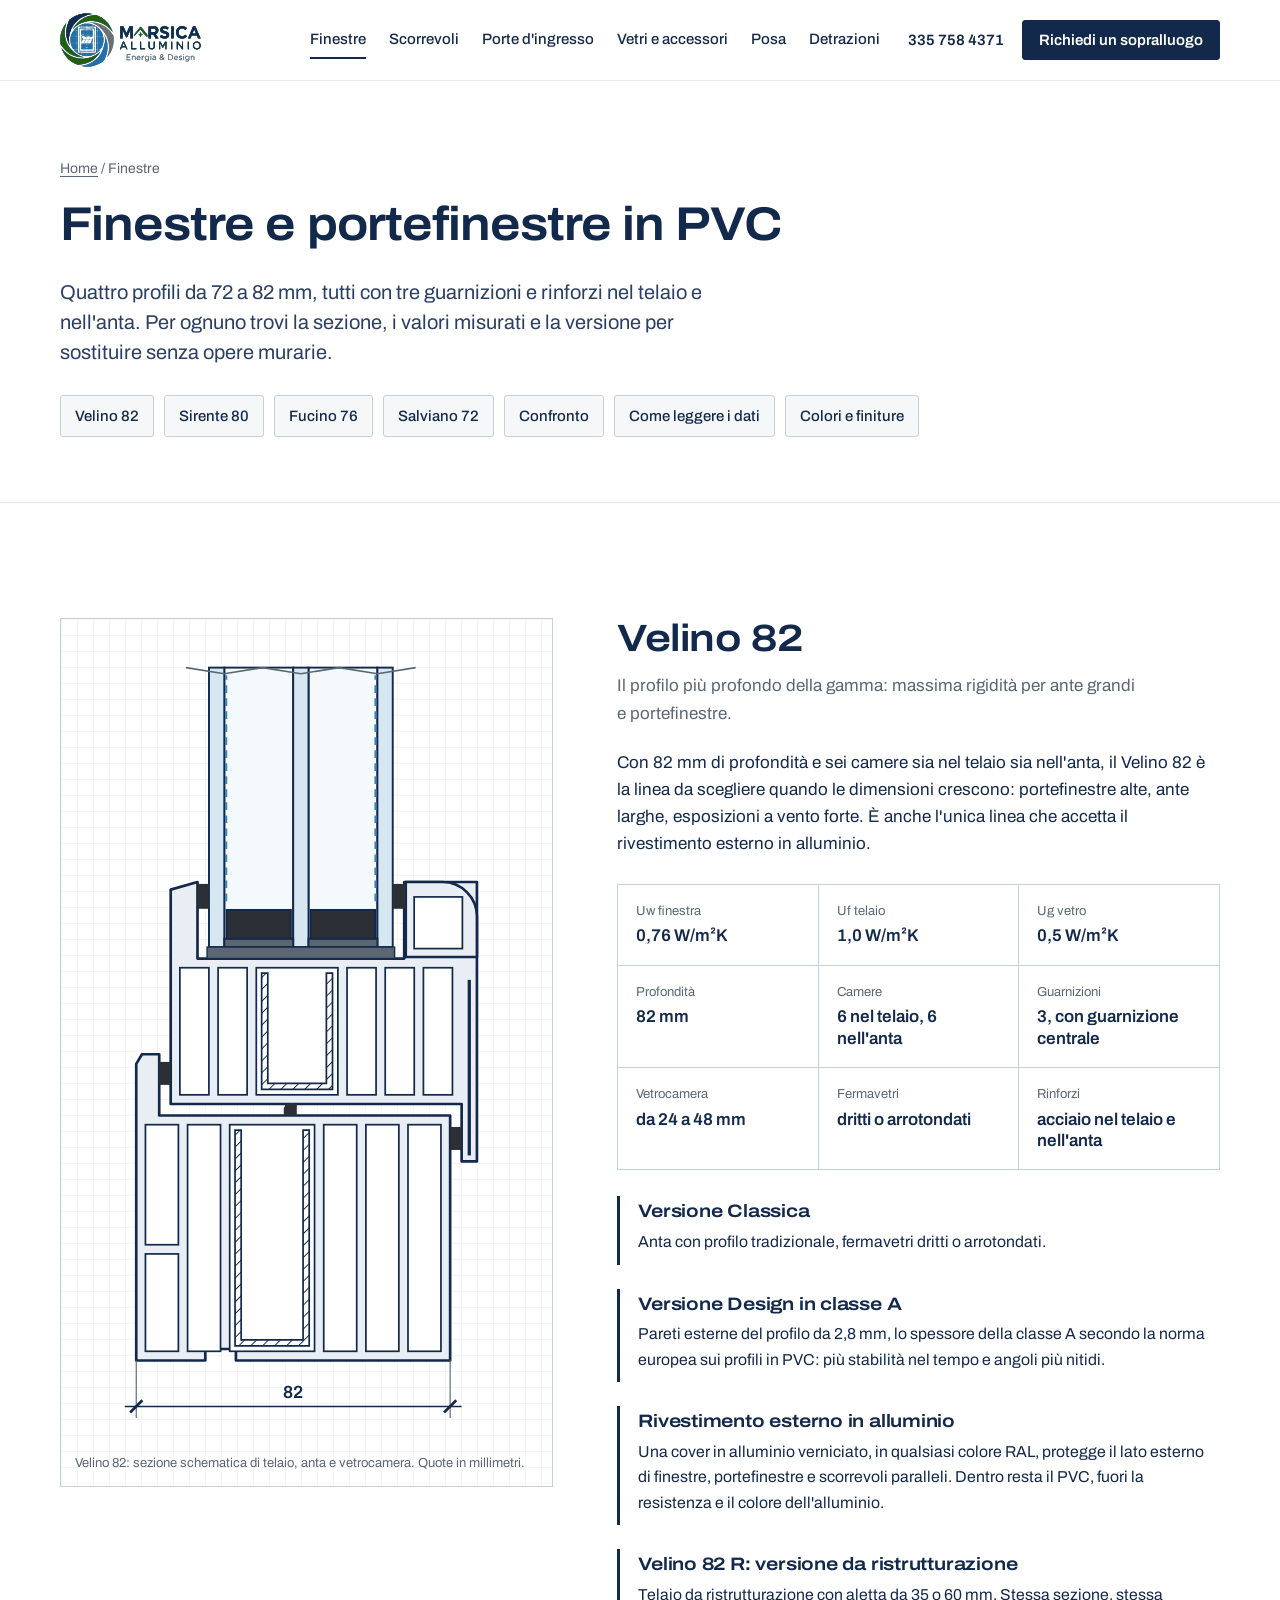
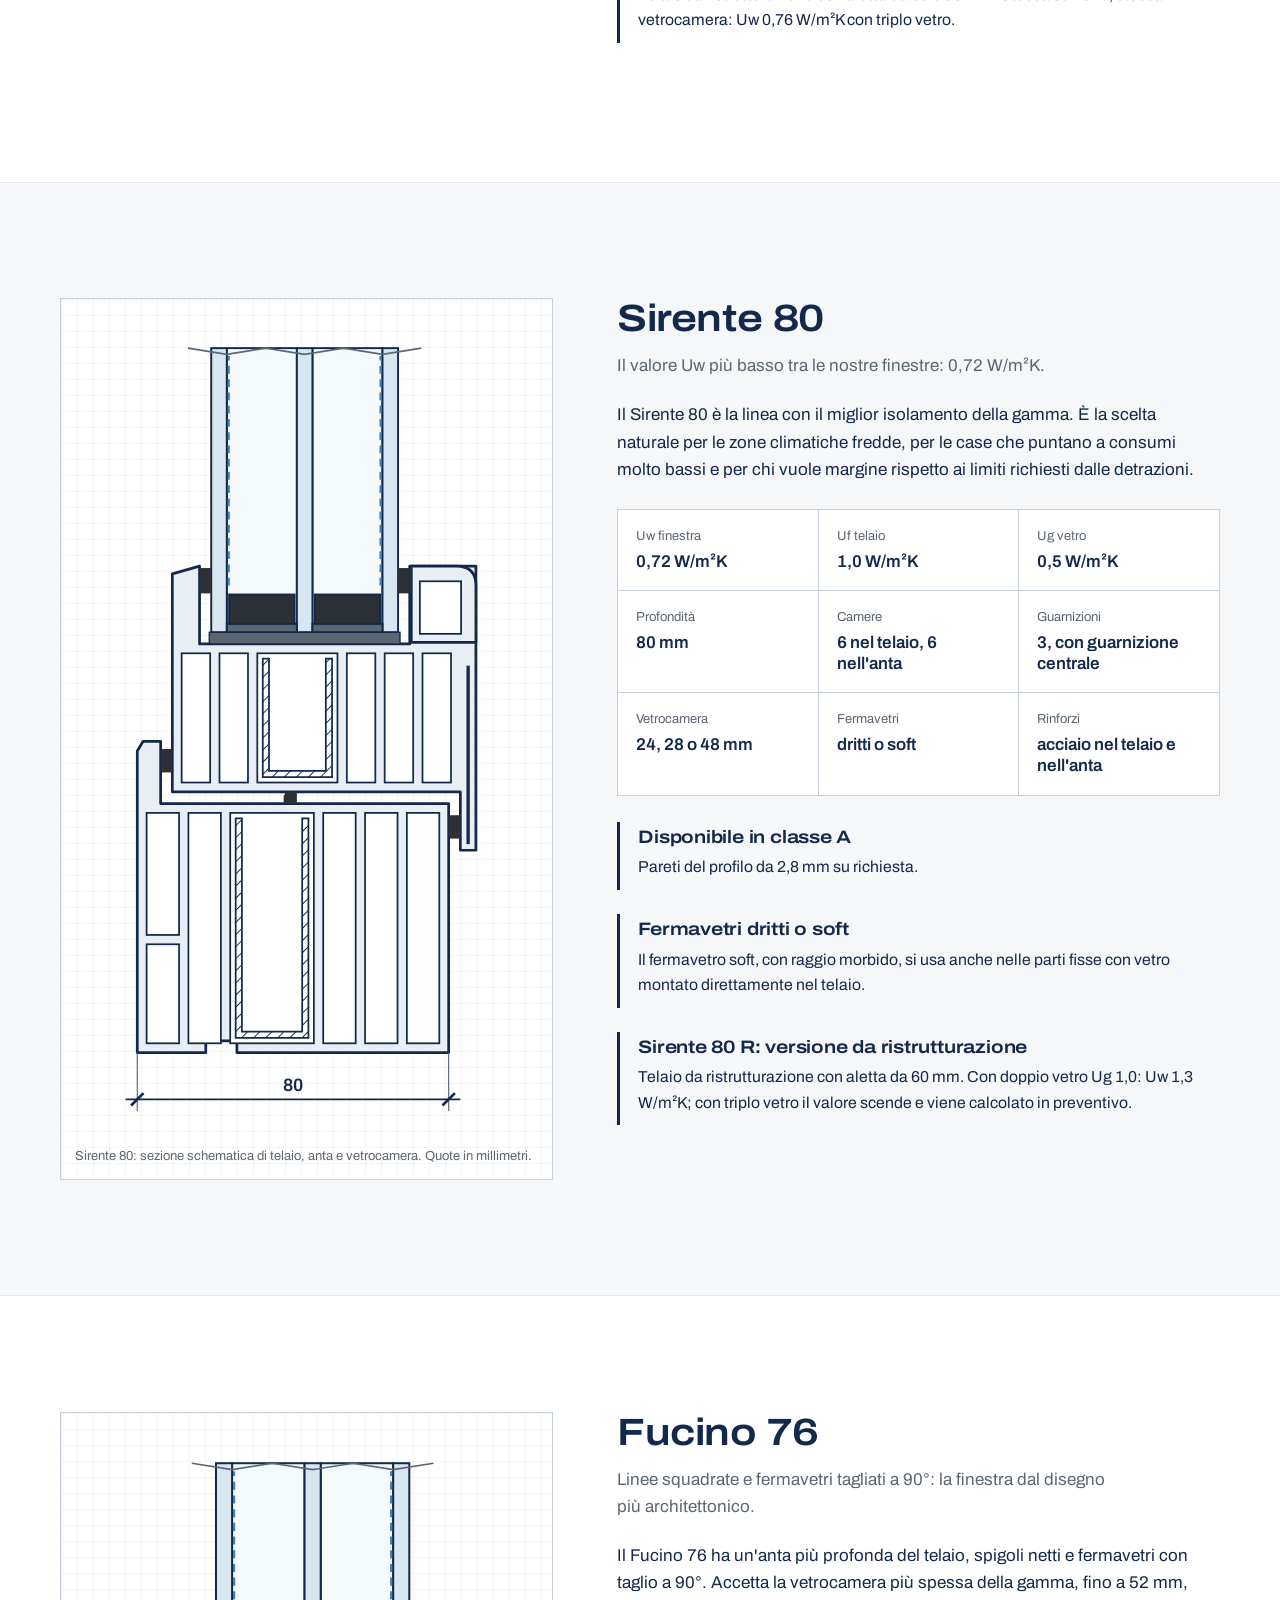
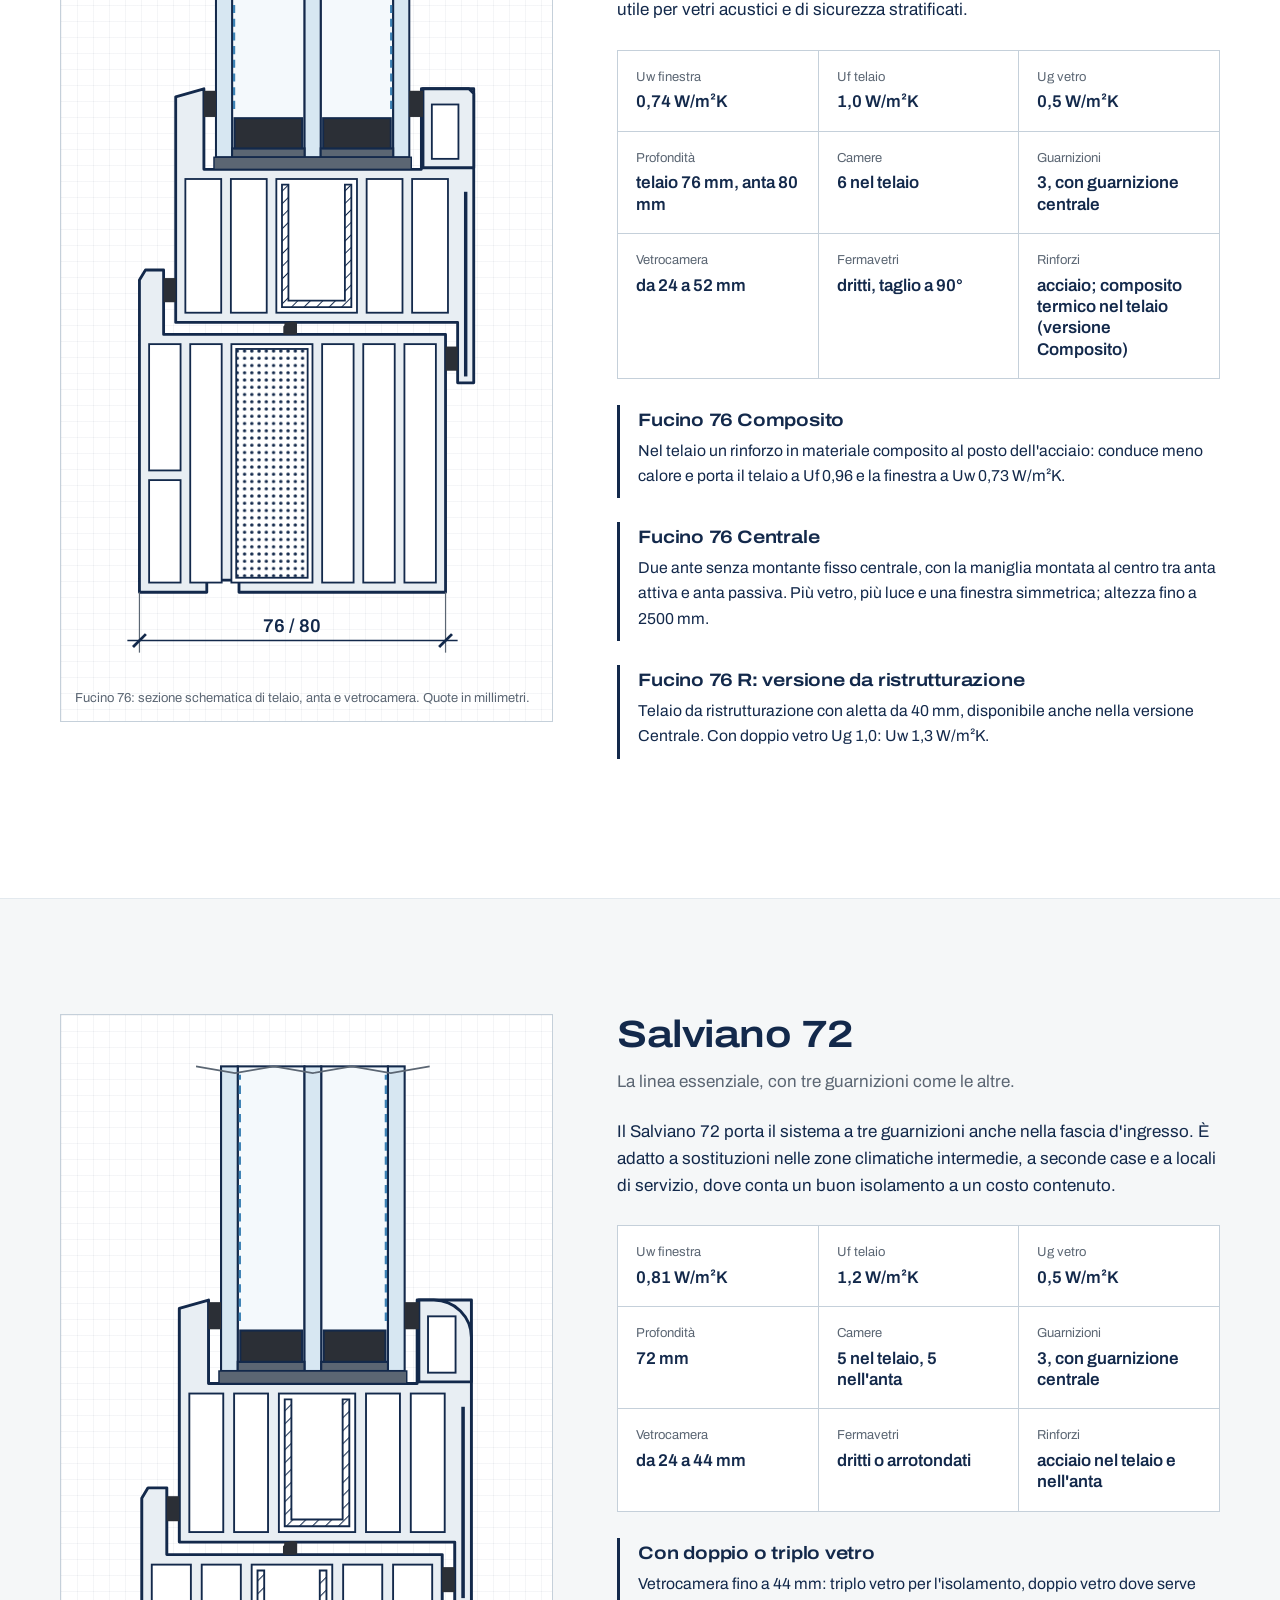
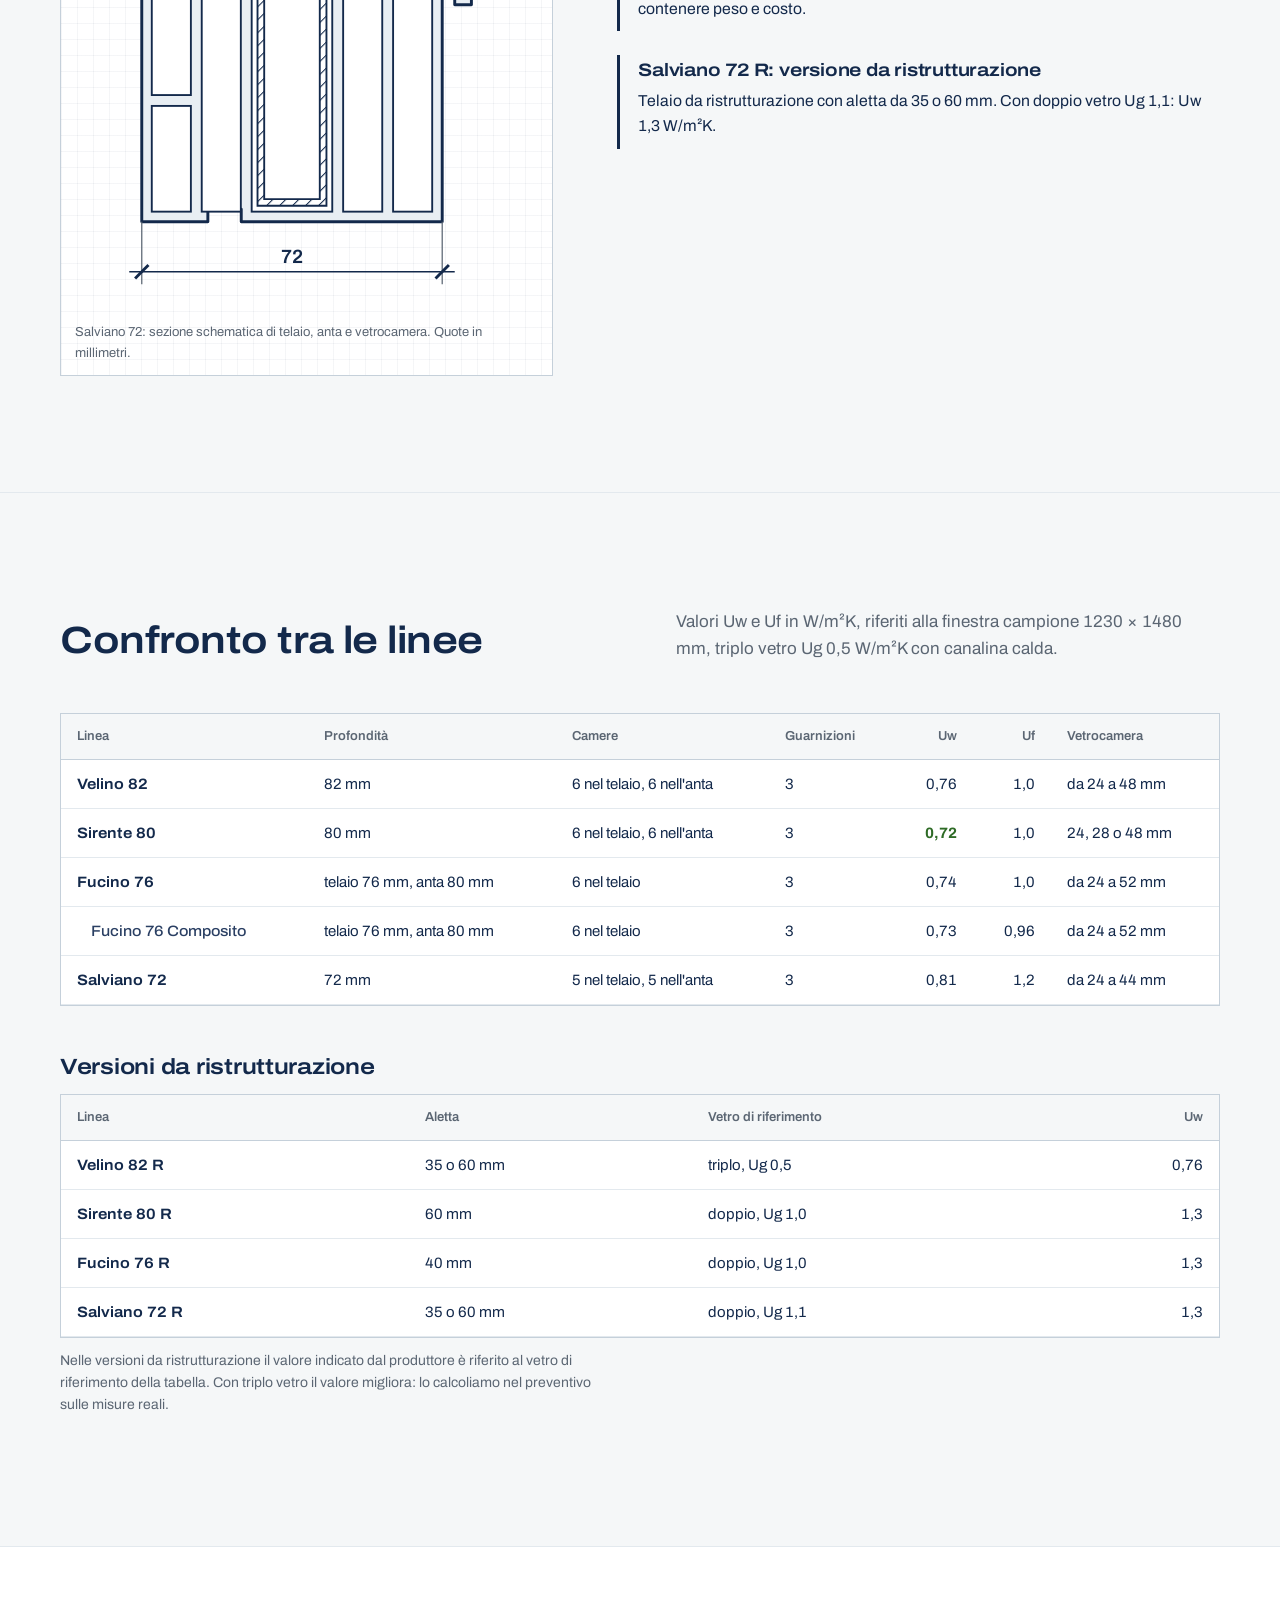
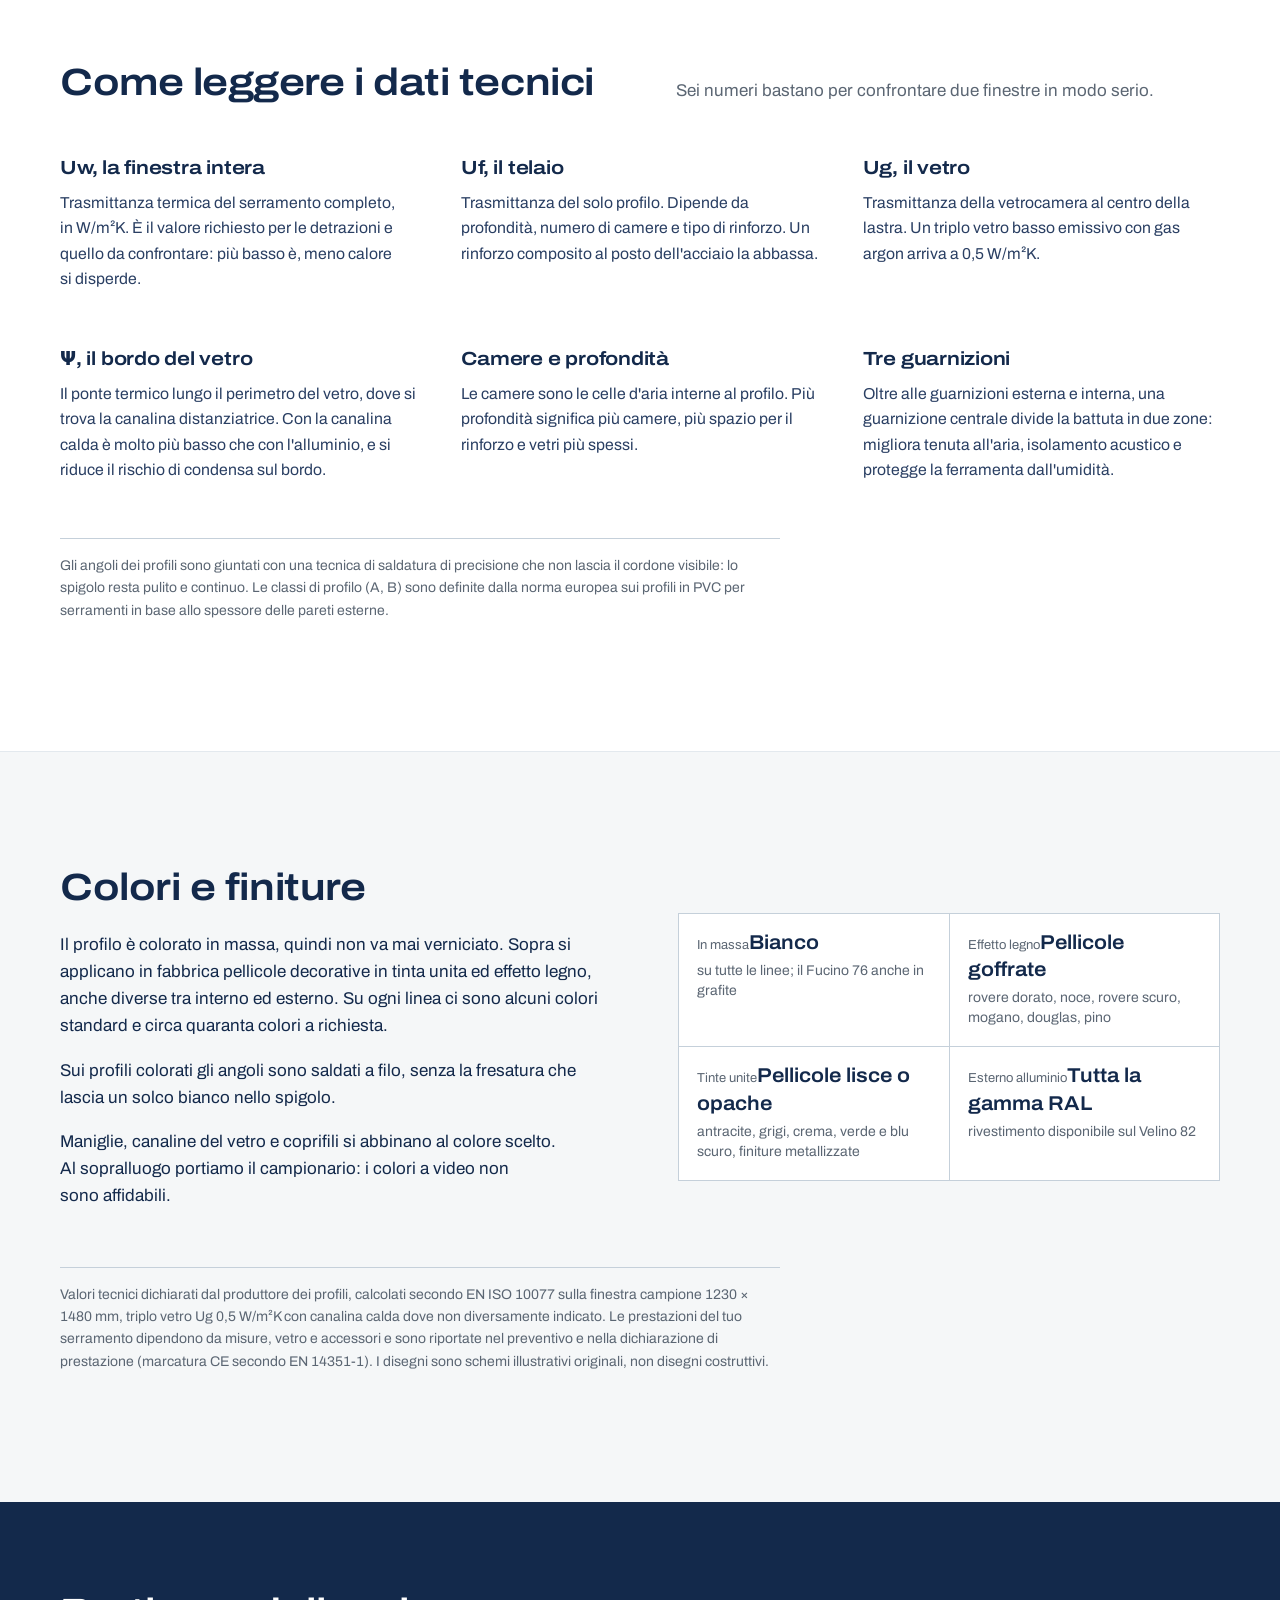
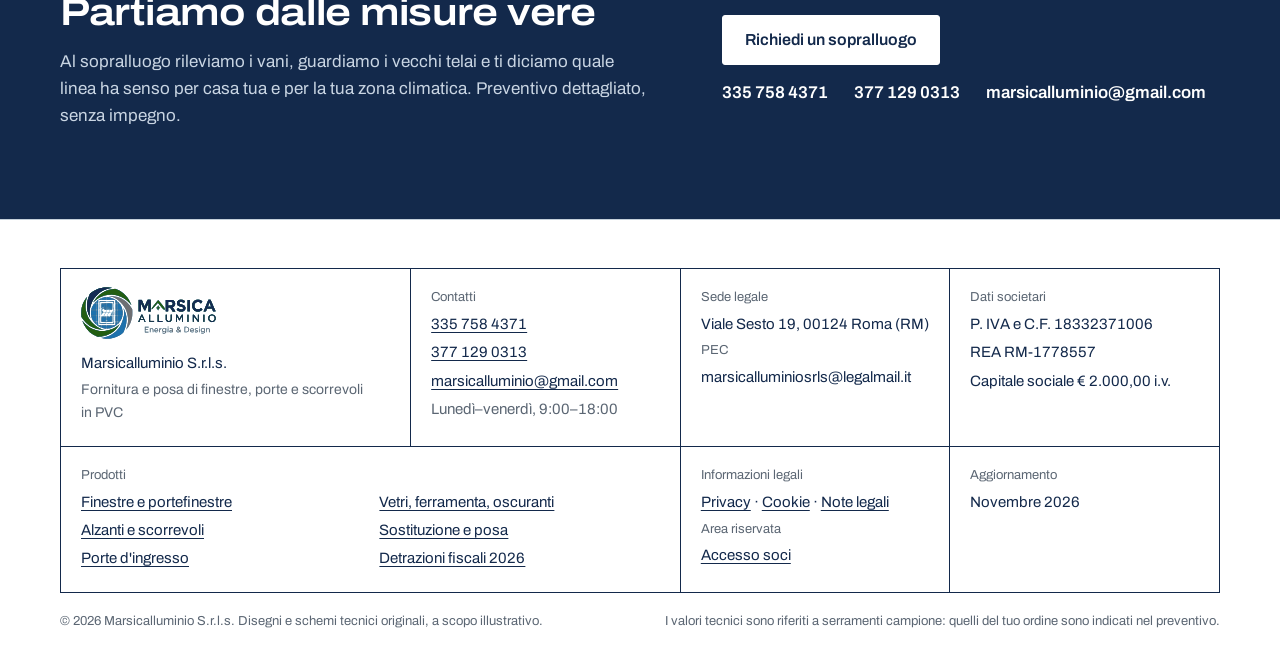
<file: tech.html>
<!doctype html>
<html lang="it">
<head>
<meta charset="utf-8">
<meta name="viewport" content="width=device-width, initial-scale=1">
<title>Schede tecniche · Marsicalluminio</title>
<meta name="description" content="Le schede tecniche sono ora nella pagina Finestre.">
<meta name="robots" content="noindex">
<link rel="canonical" href="https://www.marsicalluminio.it/tech.html">
<meta property="og:type" content="website">
<meta property="og:locale" content="it_IT">
<meta property="og:site_name" content="Marsicalluminio">
<meta property="og:title" content="Schede tecniche · Marsicalluminio">
<meta property="og:description" content="Le schede tecniche sono ora nella pagina Finestre.">
<meta property="og:url" content="https://www.marsicalluminio.it/tech.html">
<meta property="og:image" content="https://www.marsicalluminio.it/assets/img/og.png">
<meta name="theme-color" content="#13294b">
<link rel="icon" href="favicon.ico" sizes="32x32">
<link rel="icon" href="assets/img/icon-192.png" type="image/png" sizes="192x192">
<link rel="apple-touch-icon" href="assets/img/apple-touch-icon.png">
<link rel="manifest" href="site.webmanifest">
<link rel="preload" href="assets/fonts/archivo-var.woff2" as="font" type="font/woff2" crossorigin>
<link rel="stylesheet" href="assets/css/site.css">

</head>
<body>
<a class="skip" href="#main">Vai al contenuto</a>
<header class="site-head">
  <div class="wrap head-in">
    <a class="brand" href="./" aria-label="Marsicalluminio, pagina iniziale"><img src="assets/img/logo.svg" alt="Marsicalluminio — Energia &amp; Design" width="262" height="100"></a>
    <button class="menu-btn" type="button" aria-expanded="false" aria-controls="nav"><span aria-hidden="true"></span>Menu</button>
    <nav class="nav" id="nav" aria-label="Principale">
      <a href="finestre.html">Finestre</a><a href="scorrevoli.html">Scorrevoli</a><a href="porte.html">Porte d'ingresso</a><a href="accessori.html">Vetri e accessori</a><a href="posa.html">Posa</a><a href="detrazioni.html">Detrazioni</a>
      <a class="btn" href="contatti.html">Richiedi un sopralluogo</a>
    </nav>
    <div class="head-cta">
      <a class="head-tel" href="tel:+393357584371">335 758 4371</a>
      <a class="btn sm" href="contatti.html">Richiedi un sopralluogo</a>
    </div>
  </div>
</header>
<main id="main">
<section class="page-head"><div class="wrap"><h1>Pagina spostata</h1><p class="lead">Il contenuto è ora in <a href="finestre.html">finestre.html</a>.</p></div></section><script>location.replace("finestre.html")</script></main>

<footer class="site-foot">
  <div class="wrap">
    <div class="foot-block">
      <div class="logo">
        <img src="assets/img/logo.svg" alt="Marsicalluminio" width="136" height="52" loading="lazy">
        <p>Marsicalluminio S.r.l.s.</p>
        <p class="muted small">Fornitura e posa di finestre, porte e scorrevoli in PVC</p>
      </div>
      <div>
        <span class="k">Contatti</span>
        <p><a href="tel:+393357584371">335 758 4371</a></p>
        <p><a href="tel:+393771290313">377 129 0313</a></p>
        <p><a href="mailto:marsicalluminio@gmail.com">marsicalluminio@gmail.com</a></p>
        <p class="muted">Lunedì–venerdì, 9:00–18:00</p>
      </div>
      <div>
        <span class="k">Sede legale</span>
        <p>Viale Sesto 19, 00124 Roma (RM)</p>
        <span class="k">PEC</span>
        <p>marsicalluminiosrls@legalmail.it</p>
      </div>
      <div>
        <span class="k">Dati societari</span>
        <p>P. IVA e C.F. 18332371006</p>
        <p>REA RM-1778557</p>
        <p>Capitale sociale € 2.000,00 i.v.</p>
      </div>
      <div class="wide">
        <span class="k">Prodotti</span>
        <ul>
          <li><a href="finestre.html">Finestre e portefinestre</a></li>
          <li><a href="scorrevoli.html">Alzanti e scorrevoli</a></li>
          <li><a href="porte.html">Porte d'ingresso</a></li>
          <li><a href="accessori.html">Vetri, ferramenta, oscuranti</a></li>
          <li><a href="posa.html">Sostituzione e posa</a></li>
          <li><a href="detrazioni.html">Detrazioni fiscali 2026</a></li>
        </ul>
      </div>
      <div>
        <span class="k">Informazioni legali</span>
        <p><a href="privacy.html">Privacy</a> · <a href="cookie.html">Cookie</a> · <a href="note-legali.html">Note legali</a></p>
        <span class="k">Area riservata</span>
        <p><a href="https://marsicalluminio.eu.pythonanywhere.com" rel="nofollow">Accesso soci</a></p>
      </div>
      <div>
        <span class="k">Aggiornamento</span>
        <p>Novembre 2026</p>
      </div>
    </div>
    <div class="foot-legal">
      <span>© 2026 Marsicalluminio S.r.l.s. Disegni e schemi tecnici originali, a scopo illustrativo.</span>
      <span>I valori tecnici sono riferiti a serramenti campione: quelli del tuo ordine sono indicati nel preventivo.</span>
    </div>
  </div>
</footer>
<div class="quickbar" aria-label="Contatto rapido">
  <a class="btn ghost" href="tel:+393357584371">Chiama</a>
  <a class="btn" href="contatti.html">Sopralluogo</a>
</div>
<script src="assets/js/site.js" defer></script>
</body>
</html>
</file>
<file: assets/css/site.css>
/* Marsicalluminio — foglio di stile unico. Revisione 4 (novembre 2026) */
@font-face {
  font-family: "Archivo";
  src: url("../fonts/archivo-var.woff2") format("woff2");
  font-weight: 100 900;
  font-stretch: 62% 125%;
  font-style: normal;
  font-display: swap;
}

:root {
  --ink: #13294b;
  --ink-2: #2a3f63;
  --paper: #f5f7f8;
  --sheet: #ffffff;
  --steel: #5b6673;
  --line: #c5d0da;
  --line-soft: #e3e9ee;
  --signal: #1d6fa8;
  --signal-dark: #155582;
  --glass: #dce9f2;
  --ok: #2e6b26;
  --grid: rgba(19, 41, 75, .045);

  --wrap: 1240px;
  --gut: clamp(20px, 4vw, 40px);
  --rhythm: clamp(72px, 9vw, 128px);

  --f-body: 1.0625rem;
  --f-small: .875rem;
  --f-lead: 1.25rem;
  --f-h3: 1.375rem;
  --f-h2: clamp(1.75rem, 3vw, 2.375rem);
  --f-h1: clamp(2.1rem, 3.7vw, 3.2rem);
}

*, *::before, *::after { box-sizing: border-box; }
html { -webkit-text-size-adjust: 100%; scroll-padding-top: 96px; }
body {
  margin: 0;
  font-family: "Archivo", system-ui, -apple-system, "Segoe UI", sans-serif;
  font-size: var(--f-body);
  font-stretch: 100%;
  line-height: 1.6;
  color: var(--ink);
  background: var(--paper);
  font-variant-numeric: tabular-nums lining-nums;
  text-rendering: optimizeLegibility;
}
img, svg { max-width: 100%; display: block; }
a { color: var(--signal); text-underline-offset: .18em; text-decoration-thickness: 1px; }
a:hover { color: var(--signal-dark); }
:focus-visible { outline: 3px solid var(--signal); outline-offset: 3px; border-radius: 2px; }

h1, h2, h3, h4 {
  font-stretch: 116%;
  font-weight: 640;
  line-height: 1.12;
  letter-spacing: -.012em;
  margin: 0 0 .55em;
  text-wrap: balance;
}
h1 { font-size: var(--f-h1); font-weight: 650; letter-spacing: -.02em; font-stretch: 110%; }
h2 { font-size: var(--f-h2); }
h3 { font-size: var(--f-h3); line-height: 1.25; }
h4 { font-size: 1.0625rem; font-stretch: 108%; }
p { margin: 0 0 1em; max-width: 68ch; text-wrap: pretty; }
.lead { font-size: var(--f-lead); line-height: 1.5; color: var(--ink-2); max-width: 60ch; }
.muted { color: var(--steel); }
.small { font-size: var(--f-small); }
sup { font-size: .62em; line-height: 0; }

.wrap { max-width: var(--wrap); margin: 0 auto; padding: 0 var(--gut); }
.skip { position: absolute; left: -9999px; }
.skip:focus { left: 12px; top: 12px; z-index: 100; background: #fff; padding: 10px 14px; }

/* ---------- intestazione ---------- */
.site-head {
  position: sticky; top: 0; z-index: 40;
  background: rgba(255, 255, 255, .96);
  backdrop-filter: saturate(1.2) blur(8px);
  border-bottom: 1px solid var(--line-soft);
}
.head-in { display: flex; align-items: center; gap: 28px; min-height: 80px; }
.brand { flex: none; display: block; }
.brand img { height: 54px; width: auto; }
.nav { display: flex; align-items: center; gap: clamp(14px, 1.8vw, 26px); margin-left: auto; }
.nav a {
  color: var(--ink); text-decoration: none; font-size: .9375rem; font-weight: 500;
  padding: 6px 0; border-bottom: 2px solid transparent;
}
.nav a:hover { color: var(--signal); }
.nav a[aria-current="page"] { border-bottom-color: var(--ink); }
.head-cta { display: flex; align-items: center; gap: 18px; }
.head-tel { color: var(--ink); text-decoration: none; font-weight: 600; font-size: .9375rem; white-space: nowrap; }
.menu-btn { display: none; }

.btn {
  display: inline-flex; align-items: center; justify-content: center; gap: 10px;
  font: inherit; font-weight: 600; font-size: 1rem; line-height: 1.2;
  padding: 14px 22px; border-radius: 3px; border: 1.5px solid var(--ink);
  background: var(--ink); color: #fff; text-decoration: none; cursor: pointer;
  transition: background-color .15s, border-color .15s, color .15s;
}
.btn:hover { background: var(--signal); border-color: var(--signal); color: #fff; }
.btn.ghost { background: transparent; color: var(--ink); }
.btn.ghost:hover { background: var(--ink); color: #fff; }
.btn.sm { padding: 10px 16px; font-size: .9375rem; }
.textlink { font-weight: 600; color: var(--ink); text-decoration: underline; text-decoration-color: var(--line); text-underline-offset: .3em; }
.textlink:hover { color: var(--signal); text-decoration-color: currentColor; }

@media (max-width: 1100px) {
  .head-tel { display: none; }
}
@media (max-width: 960px) {
  .menu-btn {
    display: inline-flex; margin-left: auto; align-items: center; gap: 8px;
    background: none; border: 1.5px solid var(--line); border-radius: 3px;
    padding: 9px 12px; font: inherit; font-weight: 600; color: var(--ink); cursor: pointer;
  }
  .menu-btn span { display: block; width: 18px; height: 2px; background: var(--ink); box-shadow: 0 -5px 0 var(--ink), 0 5px 0 var(--ink); }
  .nav, .head-cta .btn { display: none; }
  .site-head.open .nav {
    display: flex; position: absolute; left: 0; right: 0; top: 100%;
    flex-direction: column; align-items: stretch; gap: 0;
    background: #fff; border-bottom: 1px solid var(--line); padding: 8px var(--gut) 20px;
  }
  .site-head.open .nav a { padding: 14px 0; border-bottom: 1px solid var(--line-soft); font-size: 1.0625rem; }
  .site-head.open .nav .btn { display: flex; margin-top: 16px; border-bottom: 1.5px solid var(--ink); }
  .brand img { height: 40px; }
}
.nav .btn { display: none; }

/* ---------- foglio tecnico (sfondo a griglia per i disegni) ---------- */
.sheet {
  background-color: var(--sheet);
  background-image:
    linear-gradient(var(--grid) 1px, transparent 1px),
    linear-gradient(90deg, var(--grid) 1px, transparent 1px);
  background-size: 16px 16px;
  border: 1px solid var(--line);
}

/* ---------- hero ---------- */
.hero { padding: clamp(40px, 6vw, 84px) 0 0; }
.hero-grid { display: grid; grid-template-columns: minmax(0, 1.05fr) minmax(0, 1fr); gap: clamp(28px, 5vw, 72px); align-items: center; }
.hero h1 { margin-bottom: .45em; }
.hero .actions { display: flex; flex-wrap: wrap; gap: 14px 22px; align-items: center; margin-top: 30px; }
.hero-fig { margin: 0; padding: clamp(14px, 2.4vw, 28px) clamp(10px, 2vw, 24px) 18px; }
.hero-fig .stack { position: relative; }
.hero-fig .stack svg { width: 100%; height: auto; }
.hero-fig .stack .therm { position: absolute; inset: 0; }
.hero-fig figcaption { margin-top: 10px; font-size: var(--f-small); color: var(--steel); display: grid; gap: 8px; }
.scale-bar { display: flex; align-items: center; gap: 10px; font-size: .8125rem; color: var(--steel); }
.scale-bar i {
  flex: 1; max-width: 220px; height: 8px; border-radius: 1px;
  background: linear-gradient(90deg, #2f5f9e, #4f8dc2 18%, #8fc3b0 45%, #e7cf6a 66%, #e9a04a 84%, #db7a3a);
}
@media (prefers-reduced-motion: no-preference) {
  .hero-fig .therm { animation: heat 1.9s cubic-bezier(.45, .05, .2, 1) .45s both; }
  @keyframes heat { from { clip-path: inset(0 0 0 100%); } to { clip-path: inset(0 0 0 0); } }
}
@media (max-width: 900px) {
  .hero-grid { grid-template-columns: 1fr; }
  .hero-fig { max-width: 560px; }
}

/* cartiglio: griglia di dati come il riquadro di una tavola tecnica */
.titleblock {
  display: grid; grid-template-columns: repeat(var(--cols, 4), minmax(0, 1fr));
  gap: 1px; background: var(--line); border: 1px solid var(--line);
}
.titleblock > div { background: var(--sheet); padding: 16px 18px 18px; min-width: 0; }
.titleblock dt, .titleblock .k { font-size: .8125rem; color: var(--steel); margin: 0 0 4px; }
.titleblock dd, .titleblock .v { margin: 0; font-size: 1.25rem; font-weight: 620; font-stretch: 108%; line-height: 1.25; }
.titleblock .n { display: block; font-size: .875rem; color: var(--steel); font-weight: 400; font-stretch: 100%; margin-top: 4px; line-height: 1.45; }
.hero .titleblock { margin-top: clamp(40px, 6vw, 72px); }
@media (max-width: 900px) { .titleblock { --cols: 2 !important; } .titleblock > div:last-child:nth-child(odd) { grid-column: 1 / -1; } }
@media (max-width: 480px) { .titleblock.collapse { --cols: 1 !important; } }

/* ---------- sezioni ---------- */
.band { padding: var(--rhythm) 0; }
.band.tight { padding: calc(var(--rhythm) * .6) 0; }
.band.white { background: var(--sheet); border-top: 1px solid var(--line-soft); border-bottom: 1px solid var(--line-soft); }
.band.ink { background: var(--ink); color: #fff; }
.band.ink a { color: #fff; }
.band.ink .muted, .band.ink .lead { color: #c9d5e3; }
.band-head { display: grid; grid-template-columns: minmax(0, 1fr) minmax(0, 1fr); gap: 24px 72px; align-items: end; margin-bottom: clamp(32px, 4vw, 56px); }
.band-head p { margin: 0; }
.band-head h2 { margin: 0; }
@media (max-width: 860px) { .band-head { grid-template-columns: 1fr; } }

/* confronto in scala */
.lineup { display: grid; grid-template-columns: repeat(4, minmax(0, 1fr)); gap: 0; border: 1px solid var(--line); }
.lineup > article { padding: 22px 20px 24px; border-right: 1px solid var(--line); display: flex; flex-direction: column; }
.lineup > article:last-child { border-right: 0; }
.lineup .fig { height: auto; margin: 0 0 18px; }
.lineup h3 { margin: 0 0 6px; }
.lineup dl { margin: 12px 0 14px; display: grid; grid-template-columns: auto 1fr; gap: 4px 12px; font-size: .9375rem; }
.lineup dt { color: var(--steel); }
.lineup dd { margin: 0; font-weight: 600; }
.lineup p { font-size: .9375rem; color: var(--ink-2); margin-bottom: 14px; }
.lineup .textlink { margin-top: auto; font-size: .9375rem; }
@media (max-width: 1000px) {
  .lineup { grid-template-columns: repeat(2, minmax(0, 1fr)); }
  .lineup > article:nth-child(2) { border-right: 0; }
  .lineup > article:nth-child(-n+2) { border-bottom: 1px solid var(--line); }
}
@media (max-width: 560px) {
  .lineup { grid-template-columns: 1fr; }
  .lineup > article { border-right: 0; border-bottom: 1px solid var(--line); }
  .lineup > article:last-child { border-bottom: 0; }
  .lineup .fig { max-width: 260px; }
}

/* elenco categorie con prospetti */
.catalog { border-top: 1px solid var(--line); }
.catalog a.row {
  display: grid; grid-template-columns: 120px minmax(0, 1fr) minmax(0, 1.3fr) 130px; gap: 28px; align-items: center;
  padding: 26px 0; border-bottom: 1px solid var(--line); color: var(--ink); text-decoration: none;
}
.catalog a.row:hover h3 { color: var(--signal); }
.catalog .elev { height: 84px; width: auto; color: var(--ink); justify-self: center; }
.catalog h3 { margin: 0; }
.catalog p { margin: 0; color: var(--ink-2); }
.catalog .go { font-weight: 600; white-space: nowrap; justify-self: end; }
.catalog a.row:hover .go { color: var(--signal); }
@media (max-width: 860px) {
  .catalog a.row { grid-template-columns: 76px minmax(0, 1fr); gap: 6px 20px; }
  .catalog .elev { grid-row: span 3; height: 64px; }
  .catalog .go { font-size: .9375rem; }
}

/* processo */
.steps { list-style: none; margin: 0; padding: 0; display: grid; grid-template-columns: repeat(5, minmax(0, 1fr)); gap: 0; counter-reset: s; }
.steps.four { grid-template-columns: repeat(4, minmax(0, 1fr)); }
.steps li { counter-increment: s; padding: 0 22px 0 0; position: relative; }
.steps li::before {
  content: counter(s); display: grid; place-items: center; width: 40px; height: 40px;
  border: 1.5px solid currentColor; border-radius: 50%; font-weight: 640; margin-bottom: 18px; background: inherit;
}
.steps li::after { content: ""; position: absolute; top: 20px; left: 48px; right: 8px; border-top: 1px dashed currentColor; opacity: .45; }
.steps li:last-child::after { display: none; }
.steps h3 { font-size: 1.125rem; margin-bottom: .4em; }
.steps p { font-size: .9375rem; }
.band.ink .steps p { color: #c9d5e3; }
@media (max-width: 1000px) {
  .steps, .steps.four { grid-template-columns: 1fr; gap: 26px; }
  .steps li { padding: 0 0 0 64px; }
  .steps li::before { position: absolute; left: 0; top: -6px; }
  .steps li::after { display: none; }
}

/* due colonne con disegno */
.split { display: grid; grid-template-columns: minmax(0, 1fr) minmax(0, 1fr); gap: clamp(32px, 6vw, 88px); align-items: center; }
.split.rev > :first-child { order: 2; }
.split figure { margin: 0; padding: 22px; }
.split figure figcaption { font-size: var(--f-small); color: var(--steel); margin-top: 12px; }
@media (max-width: 900px) { .split { grid-template-columns: 1fr; } .split.rev > :first-child { order: 0; } }

.checks { list-style: none; padding: 0; margin: 0 0 1.4em; }
.checks li { position: relative; padding: 0 0 0 28px; margin: 0 0 .6em; max-width: 64ch; }
.checks li::before {
  content: ""; position: absolute; left: 2px; top: .5em; width: 12px; height: 7px;
  border-left: 2px solid var(--ok); border-bottom: 2px solid var(--ok); transform: rotate(-45deg);
}

/* numeri grandi della pagina detrazioni */
.rates { display: grid; grid-template-columns: repeat(3, minmax(0, 1fr)); gap: 1px; background: var(--line); border: 1px solid var(--line); }
.rates > div { background: var(--sheet); padding: 24px 24px 26px; }
.band.ink .rates { background: rgba(255,255,255,.22); border-color: rgba(255,255,255,.22); }
.band.ink .rates > div { background: var(--ink); }
.rates .pct { font-size: clamp(2.5rem, 5vw, 3.5rem); font-weight: 640; font-stretch: 112%; line-height: 1; letter-spacing: -.02em; display: block; margin-bottom: 10px; }
.rates p { margin: 0; font-size: .9375rem; }
@media (max-width: 760px) { .rates { grid-template-columns: 1fr; } }

/* domande frequenti */
.faq { border-top: 1px solid var(--line); max-width: 860px; }
.faq details { border-bottom: 1px solid var(--line); }
.faq summary {
  list-style: none; cursor: pointer; padding: 20px 44px 20px 0; position: relative;
  font-weight: 600; font-size: 1.125rem; font-stretch: 104%;
}
.faq summary::-webkit-details-marker { display: none; }
.faq summary::after {
  content: ""; position: absolute; right: 8px; top: 50%; width: 12px; height: 12px; margin-top: -8px;
  border-right: 2px solid var(--ink); border-bottom: 2px solid var(--ink); transform: rotate(45deg); transition: transform .2s;
}
.faq details[open] summary::after { transform: rotate(-135deg); margin-top: -2px; }
.faq details > div { padding: 0 0 18px; }

/* ---------- pagine interne ---------- */
.page-head { padding: clamp(40px, 6vw, 80px) 0 clamp(28px, 4vw, 48px); border-bottom: 1px solid var(--line-soft); background: var(--sheet); }
.crumbs { font-size: var(--f-small); color: var(--steel); margin-bottom: 18px; }
.crumbs a { color: var(--steel); }
.page-head .lead { margin-top: 12px; }
.toc { display: flex; flex-wrap: wrap; gap: 8px 10px; margin-top: 28px; padding: 0; list-style: none; }
.toc a {
  display: inline-block; padding: 8px 14px; border: 1px solid var(--line); border-radius: 3px;
  color: var(--ink); text-decoration: none; font-size: .9375rem; font-weight: 500; background: var(--paper);
}
.toc a:hover { border-color: var(--ink); }

.product { padding: var(--rhythm) 0; border-bottom: 1px solid var(--line-soft); }
.product:nth-child(even) { background: var(--sheet); }
.product-grid { display: grid; grid-template-columns: minmax(0, .9fr) minmax(0, 1.1fr); gap: clamp(28px, 5vw, 72px); align-items: start; }
.product-grid figure { margin: 0; padding: 18px 14px 12px; position: sticky; top: 100px; }
.product-grid figure svg { width: 100%; height: auto; }
.product-grid figure svg.scheme { max-width: 340px; margin: 0 auto; color: var(--ink); }
.product .titleblock dd { font-size: 1.0625rem; font-weight: 600; font-stretch: 100%; }
.product-grid figcaption { font-size: .8125rem; color: var(--steel); margin-top: 8px; }
.product h2 { margin-bottom: .3em; }
.product .tag { color: var(--steel); font-size: 1.0625rem; margin-bottom: 1.3em; }
.product .titleblock { margin: 26px 0; --cols: 3; }
.variant { border-left: 3px solid var(--ink); padding: 4px 0 4px 18px; margin: 24px 0; }
.variant h3 { font-size: 1.125rem; margin-bottom: .35em; }
.variant p { margin-bottom: .4em; font-size: .9875rem; }
@media (max-width: 900px) {
  .product-grid { grid-template-columns: 1fr; }
  .product-grid figure { position: static; max-width: 460px; }
  .product .titleblock { --cols: 2; }
}

/* tabelle tecniche */
.tablewrap { overflow-x: auto; border: 1px solid var(--line); background: var(--sheet); -webkit-overflow-scrolling: touch; }
table.spec { width: 100%; border-collapse: collapse; font-size: .9375rem; min-width: 760px; }
table.spec caption { text-align: left; padding: 16px 18px; font-weight: 600; caption-side: top; border-bottom: 1px solid var(--line); }
table.spec th, table.spec td { padding: 12px 16px; text-align: left; border-bottom: 1px solid var(--line-soft); vertical-align: top; }
table.spec thead th { font-weight: 600; font-size: .8125rem; color: var(--steel); background: var(--paper); border-bottom: 1px solid var(--line); }
table.spec tbody th { font-weight: 640; font-stretch: 108%; white-space: nowrap; }
table.spec td.num, table.spec th.num { text-align: right; white-space: nowrap; }
table.spec tr.sub th { font-weight: 500; color: var(--ink-2); padding-left: 30px; }
table.spec tbody tr:hover { background: #f8fafc; }
table.spec .best { font-weight: 700; color: var(--ok); }

.grid-3 { display: grid; grid-template-columns: repeat(3, minmax(0, 1fr)); gap: 40px 44px; }
.grid-2 { display: grid; grid-template-columns: repeat(2, minmax(0, 1fr)); gap: 40px 56px; }
.grid-4 { display: grid; grid-template-columns: repeat(4, minmax(0, 1fr)); gap: 36px 36px; }
@media (max-width: 1000px) { .grid-4 { grid-template-columns: repeat(2, minmax(0, 1fr)); } }
@media (max-width: 860px) { .grid-3, .grid-2 { grid-template-columns: 1fr; } }
@media (max-width: 520px) { .grid-4 { grid-template-columns: 1fr; } }
.item h3 { font-size: 1.1875rem; }
.item p { font-size: .9875rem; color: var(--ink-2); }
.item .scheme, .item .gbuild { height: 76px; width: auto; color: var(--ink); margin-bottom: 18px; }
.item .gbuild { height: 150px; }
.rule { border: 0; border-top: 1px solid var(--line); margin: clamp(48px, 6vw, 80px) 0; }
.note {
  font-size: var(--f-small); color: var(--steel); border-top: 1px solid var(--line); padding-top: 16px; margin-top: 40px; max-width: 90ch;
}
.note p { max-width: none; }
.prose { max-width: 760px; }
.prose h2 { margin-top: 1.6em; font-size: 1.625rem; }
.prose h3 { margin-top: 1.4em; }
.prose ul, .prose ol { padding-left: 1.2em; max-width: 68ch; }
.prose li { margin-bottom: .4em; }
.callout { background: var(--glass); border-left: 3px solid var(--signal); padding: 18px 22px; margin: 28px 0; max-width: 760px; }
.callout p:last-child { margin-bottom: 0; }

/* ---------- contatti ---------- */
.contact-grid { display: grid; grid-template-columns: minmax(0, .85fr) minmax(0, 1.15fr); gap: clamp(32px, 6vw, 80px); align-items: start; }
.people { display: grid; gap: 1px; background: var(--line); border: 1px solid var(--line); margin-bottom: 28px; }
.people > div { background: var(--sheet); padding: 20px 22px; }
.people .name { font-weight: 640; font-stretch: 108%; font-size: 1.125rem; }
.people a.tel { font-size: 1.375rem; font-weight: 640; color: var(--ink); text-decoration: none; display: inline-block; margin: 4px 0; }
.people a.tel:hover { color: var(--signal); }
.people a.mail { font-size: 1.125rem; font-weight: 600; color: var(--ink); overflow-wrap: anywhere; }
.people a.mail:hover { color: var(--signal); }
form.quote { background: var(--sheet); border: 1px solid var(--line); padding: clamp(22px, 3vw, 36px); }
.field { margin-bottom: 18px; }
.field label, .field legend { display: block; font-weight: 600; font-size: .9375rem; margin-bottom: 6px; }
.field .hint { font-weight: 400; color: var(--steel); }
.field input[type=text], .field input[type=email], .field input[type=tel], .field select, .field textarea {
  width: 100%; font: inherit; color: var(--ink); background: #fff;
  border: 1.5px solid var(--line); border-radius: 3px; padding: 12px 14px;
}
.field textarea { min-height: 130px; resize: vertical; }
.field input:focus, .field select:focus, .field textarea:focus { border-color: var(--signal); outline: none; box-shadow: 0 0 0 3px rgba(29, 111, 168, .18); }
.two { display: grid; grid-template-columns: 1fr 1fr; gap: 0 16px; }
fieldset.field { border: 0; padding: 0; margin: 0 0 18px; }
.chips { display: flex; flex-wrap: wrap; gap: 8px; }
.chips label { display: inline-flex; align-items: center; gap: 8px; font-weight: 500; border: 1.5px solid var(--line); border-radius: 3px; padding: 8px 12px; cursor: pointer; margin: 0; }
.chips input { accent-color: var(--ink); }
.chips label:has(input:checked) { border-color: var(--ink); background: var(--paper); }
.consent { display: flex; gap: 10px; align-items: flex-start; font-size: .9375rem; }
.consent input { margin-top: 5px; accent-color: var(--ink); }
.form-msg { margin-top: 16px; padding: 14px 16px; border-left: 3px solid var(--ok); background: #eef5ec; display: none; }
.form-msg.err { border-color: #a33; background: #fbeeee; }
.form-msg.show { display: block; }
.hp { position: absolute; left: -9999px; }
@media (max-width: 900px) { .contact-grid { grid-template-columns: 1fr; } }
@media (max-width: 520px) { .two { grid-template-columns: 1fr; } }

/* ---------- invito finale ---------- */
.cta-band { padding: clamp(56px, 7vw, 96px) 0; background: var(--ink); color: #fff; }
.cta-in { display: grid; grid-template-columns: minmax(0, 1.2fr) minmax(0, 1fr); gap: 32px 64px; align-items: center; }
.cta-band h2 { margin-bottom: .35em; }
.cta-band p { color: #c9d5e3; margin: 0; }
.cta-actions { display: grid; gap: 14px; justify-items: start; }
.cta-band .btn { background: #fff; color: var(--ink); border-color: #fff; }
.cta-band .btn:hover { background: var(--glass); border-color: var(--glass); }
.cta-band .tels { display: flex; flex-wrap: wrap; gap: 6px 26px; }
.cta-band .tels a { color: #fff; font-weight: 600; text-decoration: none; font-size: 1.0625rem; }

@media (max-width: 860px) { .cta-in { grid-template-columns: 1fr; } }

/* ---------- piè di pagina come cartiglio ---------- */
.site-foot { background: var(--sheet); padding: 48px 0 40px; border-top: 1px solid var(--line); font-size: .9375rem; }
.foot-block { display: grid; grid-template-columns: 1.3fr 1fr 1fr 1fr; gap: 1px; background: var(--ink); border: 1.5px solid var(--ink); }
.foot-block > div { background: var(--sheet); padding: 18px 20px; min-width: 0; }
.foot-block .k { font-size: .8125rem; color: var(--steel); display: block; margin-bottom: 4px; }
.foot-block p { margin: 0 0 .3em; }
.foot-block a { color: var(--ink); }
.foot-block .logo img { height: 52px; width: auto; margin-bottom: 12px; }
.foot-block ul { list-style: none; margin: 0; padding: 0; columns: 2; column-gap: 18px; }
.foot-block li { margin-bottom: 4px; break-inside: avoid; }
.foot-block .wide { grid-column: span 2; }
.foot-legal { display: flex; flex-wrap: wrap; justify-content: space-between; gap: 8px 24px; margin-top: 18px; font-size: .8125rem; color: var(--steel); }
.foot-legal a { color: var(--steel); }
@media (max-width: 960px) { .foot-block { grid-template-columns: 1fr 1fr; } .foot-block .wide { grid-column: span 2; } }
@media (max-width: 560px) { .foot-block { grid-template-columns: 1fr; } .foot-block .wide { grid-column: auto; } .foot-block ul { columns: 1; } }

/* barra contatti rapida su mobile */
.quickbar { display: none; }
@media (max-width: 760px) {
  .quickbar {
    display: grid; grid-template-columns: 1fr 1fr; position: fixed; left: 0; right: 0; bottom: 0; z-index: 50;
    background: #fff; border-top: 1px solid var(--line); box-shadow: 0 -6px 20px rgba(19, 41, 75, .08);
    padding: 10px 12px calc(10px + env(safe-area-inset-bottom)); gap: 10px;
  }
  .quickbar a { padding: 12px; font-size: .9375rem; }
  body { padding-bottom: 76px; }
}

@media print {
  .site-head, .quickbar, .cta-band, form.quote { display: none !important; }
  body { background: #fff; }
  .sheet { background-image: none; }
}
</file>
